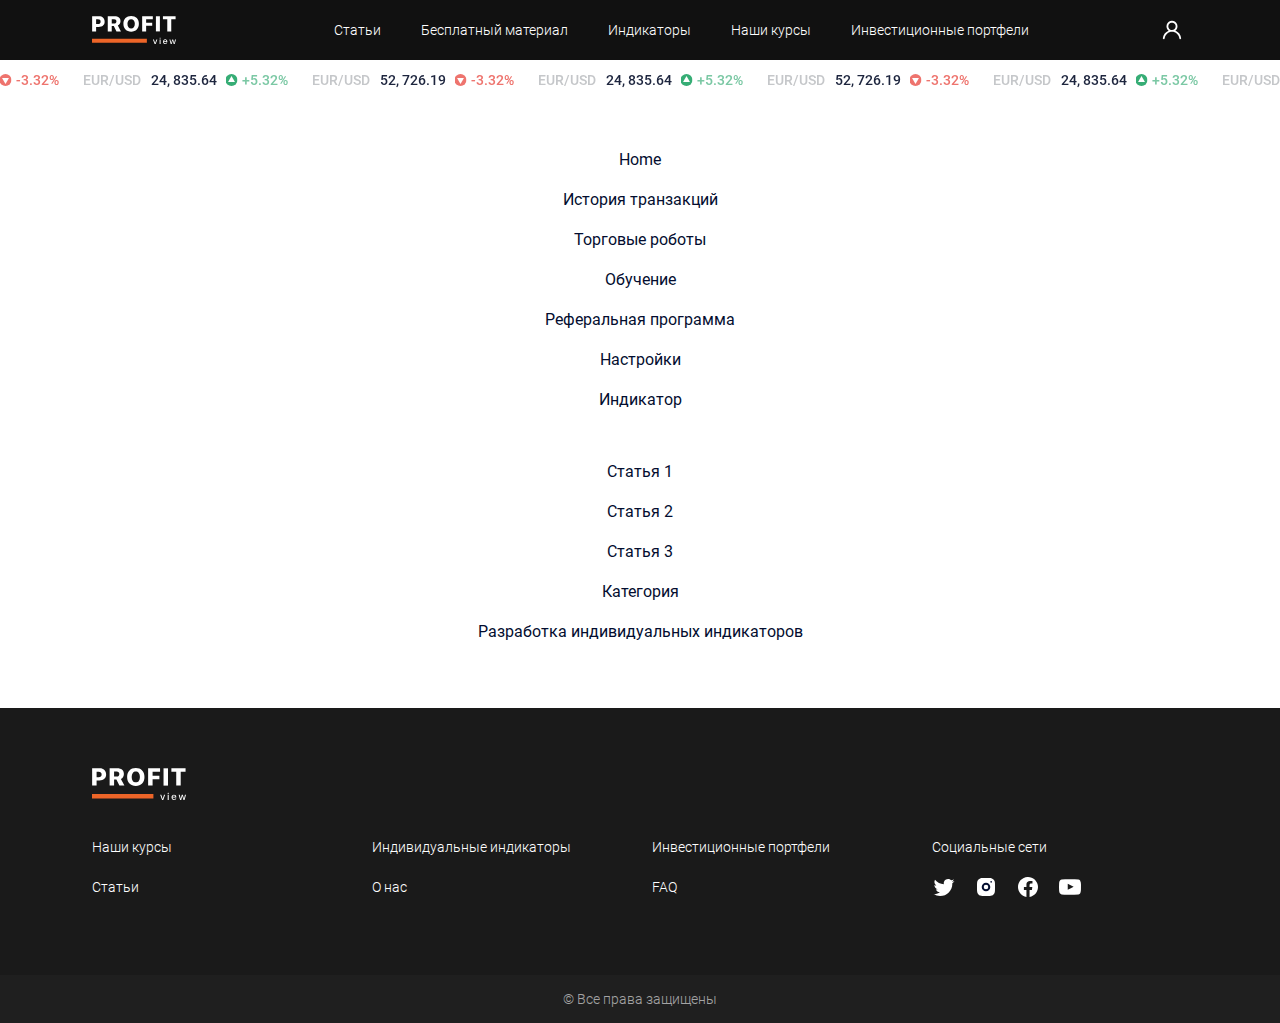
<file: index.html>
<!DOCTYPE html>
<html>

<head>
    <meta charset="UTF-8" />
    <meta name="viewport" content="width=device-width, initial-scale=1.0" />
    <meta http-equiv="X-UA-Compatible" content="ie=edge" />
    <title>Profit View</title>
    <link rel='stylesheet' href='./js/bootstrap/css/bootstrap.min.css'>
    <link rel='stylesheet' href='./js/swiper/swiper-bundle.min.css'>
    <link rel='stylesheet' href='./css/stylesheet.css'>

</head>

<body>
    <header class="header">
        <div class="container d-flex align-center justify-content-between">
            <div class="header-logo">
                <a href="/"><img src="./images/logo.svg" alt=""></a>
            </div>
            <div class="header-nav">
                <div class="menu-toggle"></div>
                <div class="header-wrap">
                    <div class="header-scroll">
                        <span class="menu-back"></span>
                        <nav class="header-menu">
                            <ul>
                                <li><a href="/">Статьи</a></li>
                                <li><a href="/">Бесплатный материал</a></li>
                                <li><a href="/">Индикаторы</a></li>
                                <li><a href="/">Наши курсы</a></li>
                                <li><a href="/">Инвестиционные портфели</a></li>
                            </ul>
                            <div class="header-social-wrap">
                                <div>Социальные сети</div>
                                <div class="header-social">
                                    <a href="/"><span class="pv pv-twitter"></span></a>
                                    <a href="/"><span class="pv pv-instagram"></span></a>
                                    <a href="/"><span class="pv pv-facebook"></span></a>
                                    <a href="/"><span class="pv pv-youtube"></span></a>
                                </div>
                            </div>
                            <a href="/" class="header-user-out"><span class="pv pv-logout"></span> Выход</a>
                        </nav>
                    </div>
                </div>
                <div class="header-user">
                    <div class="user-toggle" data-bs-toggle="modal" data-bs-target="#userModal"><span class="pv pv-user"></span></div>
                </div>
            </div>
        </div>

        <div class="ticker">
            <div class="swiper-container ticker-swiper">
                <div class="swiper-wrapper">
                    <div class="swiper-slide">
                        <div class="ticker-item"><span class="ticker-cur">Eur/USD</span><span class="ticker-rate">24, 835.64</span><span class="ticker-change"><span class="ticker-increase">+5.32%</span></span></div>
                    </div>
                    <div class="swiper-slide">
                        <div class="ticker-item"><span class="ticker-cur">Eur/USD</span><span class="ticker-rate">52, 726.19</span><span class="ticker-change"><span class="ticker-decrease">-3.32%</span></span></div>
                    </div>
                    <div class="swiper-slide">
                        <div class="ticker-item"><span class="ticker-cur">Eur/USD</span><span class="ticker-rate">24, 835.64</span><span class="ticker-change"><span class="ticker-increase">+5.32%</span></span></div>
                    </div>
                    <div class="swiper-slide">
                        <div class="ticker-item"><span class="ticker-cur">Eur/USD</span><span class="ticker-rate">52, 726.19</span><span class="ticker-change"><span class="ticker-decrease">-3.32%</span></span></div>
                    </div>
                    <div class="swiper-slide">
                        <div class="ticker-item"><span class="ticker-cur">Eur/USD</span><span class="ticker-rate">24, 835.64</span><span class="ticker-change"><span class="ticker-increase">+5.32%</span></span></div>
                    </div>
                    <div class="swiper-slide">
                        <div class="ticker-item"><span class="ticker-cur">Eur/USD</span><span class="ticker-rate">52, 726.19</span><span class="ticker-change"><span class="ticker-decrease">-3.32%</span></span></div>
                    </div>
                    <div class="swiper-slide">
                        <div class="ticker-item"><span class="ticker-cur">Eur/USD</span><span class="ticker-rate">24, 835.64</span><span class="ticker-change"><span class="ticker-increase">+5.32%</span></span></div>
                    </div>
                    <div class="swiper-slide">
                        <div class="ticker-item"><span class="ticker-cur">Eur/USD</span><span class="ticker-rate">52, 726.19</span><span class="ticker-change"><span class="ticker-decrease">-3.32%</span></span></div>
                    </div>
                    <div class="swiper-slide">
                        <div class="ticker-item"><span class="ticker-cur">Eur/USD</span><span class="ticker-rate">24, 835.64</span><span class="ticker-change"><span class="ticker-increase">+5.32%</span></span></div>
                    </div>
                    <div class="swiper-slide">
                        <div class="ticker-item"><span class="ticker-cur">Eur/USD</span><span class="ticker-rate">52, 726.19</span><span class="ticker-change"><span class="ticker-decrease">-3.32%</span></span></div>
                    </div>
                </div>
            </div>
        </div>
    </header>

    <div class="modal fade" id="userModal" tabindex="-1" aria-hidden="true">
        <div class="modal-dialog">
            <div class="modal-content">
                <div class="modal-header">
                    <button type="button" class="btn-close" data-bs-dismiss="modal" aria-label="Close"></button>
                </div>
                <div class="modal-body d-flex flex-column-reverse">
                    <ul class="nav" role="tablist">
                        <li class="nav-item" role="presentation">
                            <a class="nav-link active" id="login-tab" data-bs-toggle="pill" data-bs-target="#login"
                                role="tab" aria-controls="login" aria-selected="true">Log in</a>
                            <span>Have an account?</span>
                        </li>
                        <li class="nav-item" role="presentation">
                            <a class="nav-link" id="signup-tab" data-bs-toggle="pill" data-bs-target="#signup"
                                role="tab" aria-controls="signup" aria-selected="false">Join free today</a>
                            <span>Dont have an account?</span>
                        </li>
                    </ul>
                    <div class="tab-content" id="pills-tabContent">
                        <div class="tab-pane fade show active" id="login" role="tabpanel" aria-labelledby="login-tab">
                            <div class="mb-2">
                                Welcome back
                            </div>
                            <div class="modal-title">
                                Login to your account
                            </div>
                            <form class="login-form" action="">
                                <div class="input-field">
                                    <input type="email" name="login-email" placeholder="Email">
                                </div>
                                <div class="input-field">
                                    <input type="password" name="login-password" placeholder="Password">
                                </div>
                                <div class="d-flex justify-content-between align-items-center mb-4">
                                    <div class="form-check">
                                        <input class="form-check-input" type="checkbox" value="" id="loginRemember">
                                        <label class="form-check-label" for="loginRemember">
                                            Remember me
                                        </label>
                                    </div>
                                    <a href="/" class="forgot-pswrd text-grey--light">Forgot password?</a>
                                </div>
                                <button class="btn-primary btn-full btn-md">Log in</button>
                            </form>
                            <div class="login-social">
                                <div class="text-center text-grey--light">Вход через соц сети</div>
                                <div class="social-list d-flex justify-content-center">
                                    <a href="/" class="modal-twitter"><img src="./images/icons/modal-twitter.svg" alt=""></a>
                                    <a href="/" class="modal-facebook"><img src="./images/icons/modal-facebook.svg" alt=""></a>
                                    <a href="/" class="modal-apple"><img src="./images/icons/modal-apple.svg" alt=""></a>
                                    <a href="/" class="modal-gplus"><img src="./images/icons/modal-gplus.svg" alt=""></a>
                                </div>
                            </div>
                        </div>
                        <div class="tab-pane fade" id="signup" role="tabpanel" aria-labelledby="signup-tab">
                            <div class="modal-title">
                                Get started
                            </div>
                            <form class="login-form" action="">
                                <div class="input-field">
                                    <input type="name" name="signup-name" placeholder="Name">
                                </div>
                                <div class="input-field">
                                    <input type="email" name="signup-email" placeholder="Email">
                                </div>
                                <div class="input-field">
                                    <input type="password" name="signup-password" placeholder="Password">
                                </div>
                                <div class="input-field">
                                    <input type="password" name="signup-repeat-password" placeholder="Repeat password">
                                </div>
                                <div class="form-check mb-4">
                                    <input class="form-check-input" type="checkbox" value="" id="signupRemember">
                                    <label class="form-check-label" for="signupRemember">
                                        Remember me
                                    </label>
                                  </div>
                                <button class="btn-primary btn-full btn-md">Get started</button>
                            </form>
                            <div class="login-social">
                                <div class="text-center text-grey--light">Вход через соц сети</div>
                                <div class="social-list d-flex justify-content-center">
                                    <a href="/" class="modal-twitter"><img src="./images/icons/modal-twitter.svg" alt=""></a>
                                    <a href="/" class="modal-facebook"><img src="./images/icons/modal-facebook.svg" alt=""></a>
                                    <a href="/" class="modal-apple"><img src="./images/icons/modal-apple.svg" alt=""></a>
                                    <a href="/" class="modal-gplus"><img src="./images/icons/modal-gplus.svg" alt=""></a>
                                </div>
                            </div>
                        </div>
                    </div>
                </div>
            </div>
        </div>
    </div>

    <div class="d-flex flex-column align-items-center mb-5 mt-5">
        <a href="/home.html" class="mb-3">Home</a>
        <a href="/account-history.html" class="mb-3">История транзакций</a>
        <a href="/account-robots.html" class="mb-3">Торговые роботы</a>
        <a href="/account-study.html" class="mb-3">Обучение</a>
        <a href="/account-referal.html" class="mb-3">Реферальная программа</a>
        <a href="/account-settings.html" class="mb-3">Настройки</a>
        <a href="/indicator.html" class="mb-5">Индикатор</a>
        <a href="/article-1.html" class="mb-3">Статья 1</a>
        <a href="/article-2.html" class="mb-3">Статья 2</a>
        <a href="/article-3.html" class="mb-3">Статья 3</a>
        <a href="/category.html" class="mb-3">Категория</a>
        <a href="/indicator-individual.html" class="mb-3">Разработка индивидуальных индикаторов</a>
    </div>

 

    <footer class="footer">
        <div class="container">
            <div class="row">
                <div class="col-lg-3">
                    <div class="footer-logo"><a href="/"><img src="./images/logo.svg" alt=""></a></div>
                </div>
            </div>
            <div class="row">
                <div class="col-lg-3">
                    <a href="/">Наши курсы</a>
                    <a href="/">Статьи</a>
                </div>
                <div class="col-lg-3">
                    <a href="/">Индивидуальные индикаторы</a>
                    <a href="/">О нас</a>
                </div>
                <div class="col-lg-3">
                    <a href="/">Инвестиционные портфели</a>
                    <a href="/">FAQ</a>
                </div>
                <div class="col-lg-3">
                    <div>Социальные сети</div>
                    <div class="footer-social">
                        <a href="/"><span class="pv pv-twitter"></span></a>
                        <a href="/"><span class="pv pv-instagram"></span></a>
                        <a href="/"><span class="pv pv-facebook"></span></a>
                        <a href="/"><span class="pv pv-youtube"></span></a>
                    </div>
                </div>
            </div>
        </div>
        <div class="footer-copyright">
            <div class="container">
                © Все права защищены
            </div>
        </div>
    </footer>

    <script src="./js/bootstrap/js/popper.min.js"></script>
    <script src="./js/bootstrap/js/bootstrap.min.js"></script>
    <script src="./js/swiper/swiper-bundle.min.js"></script>
    <script src="./js/main.js"></script>

</body>

</html>
</file>
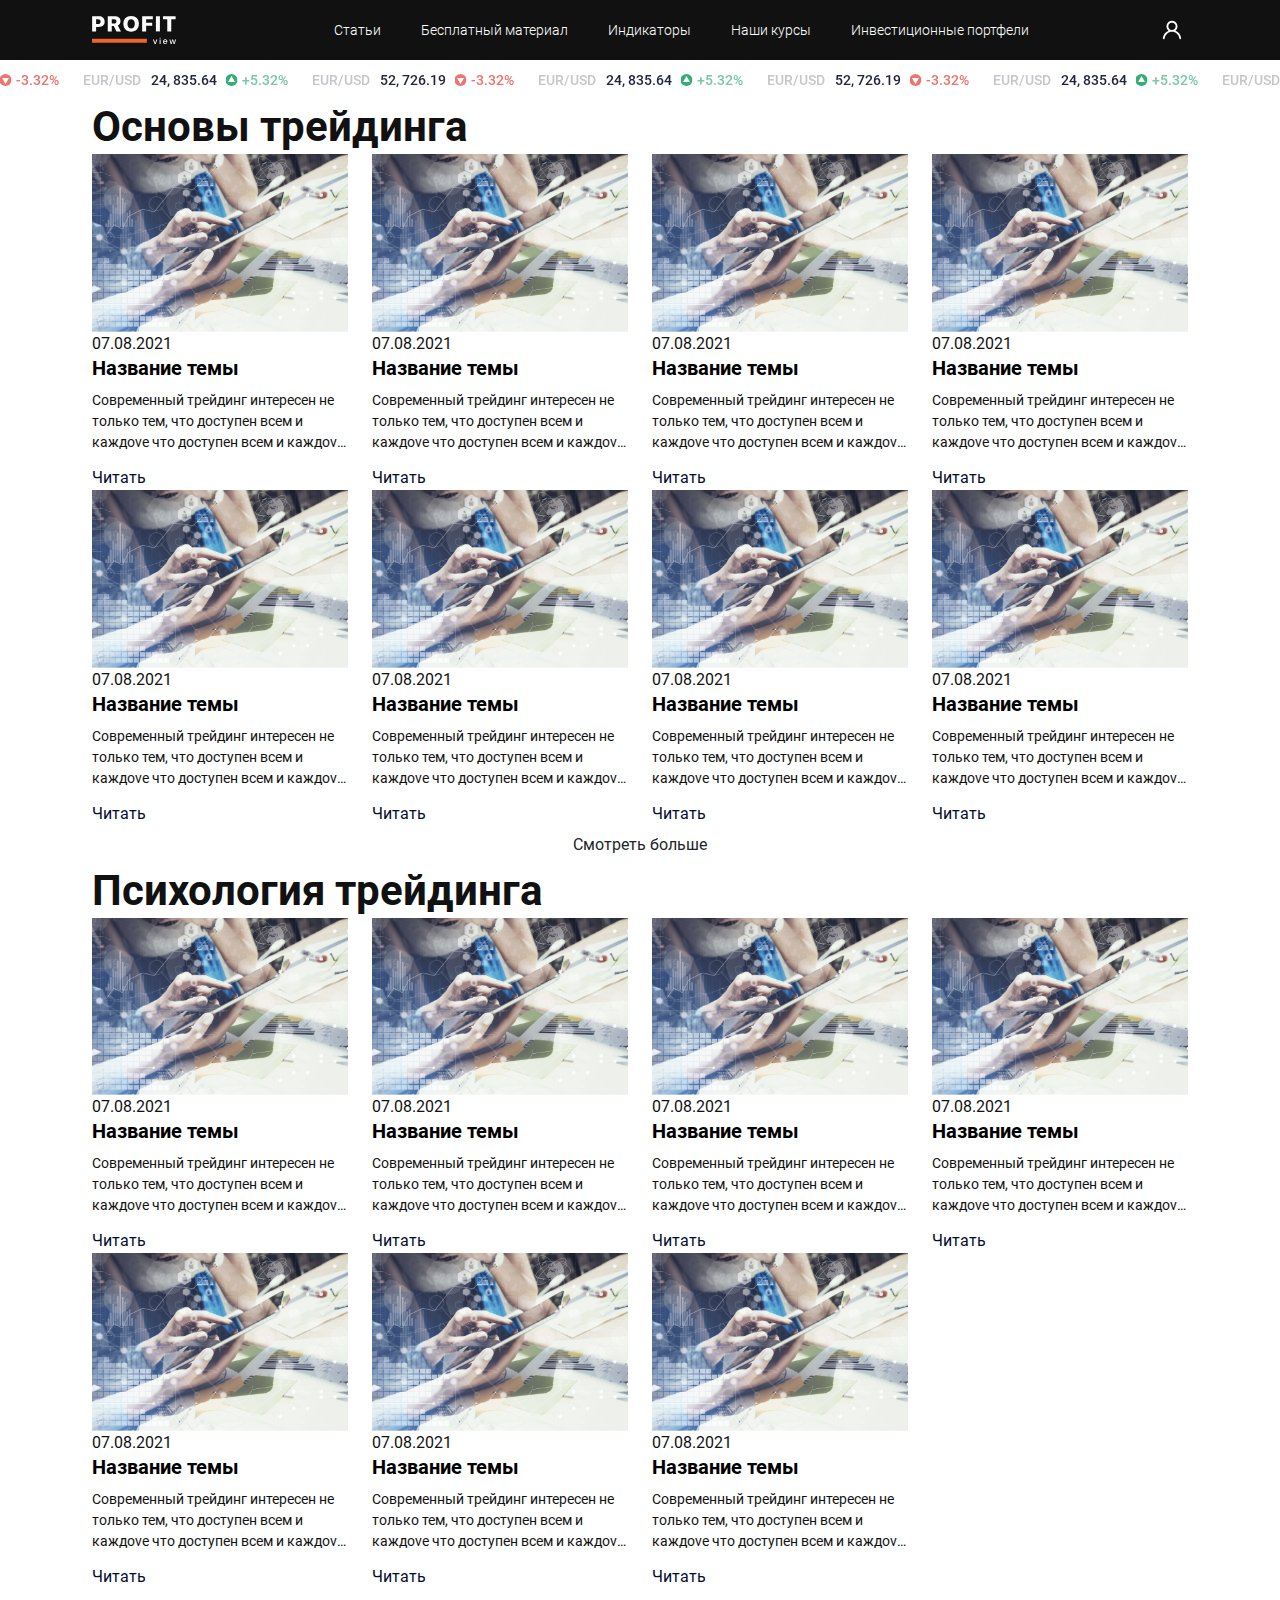
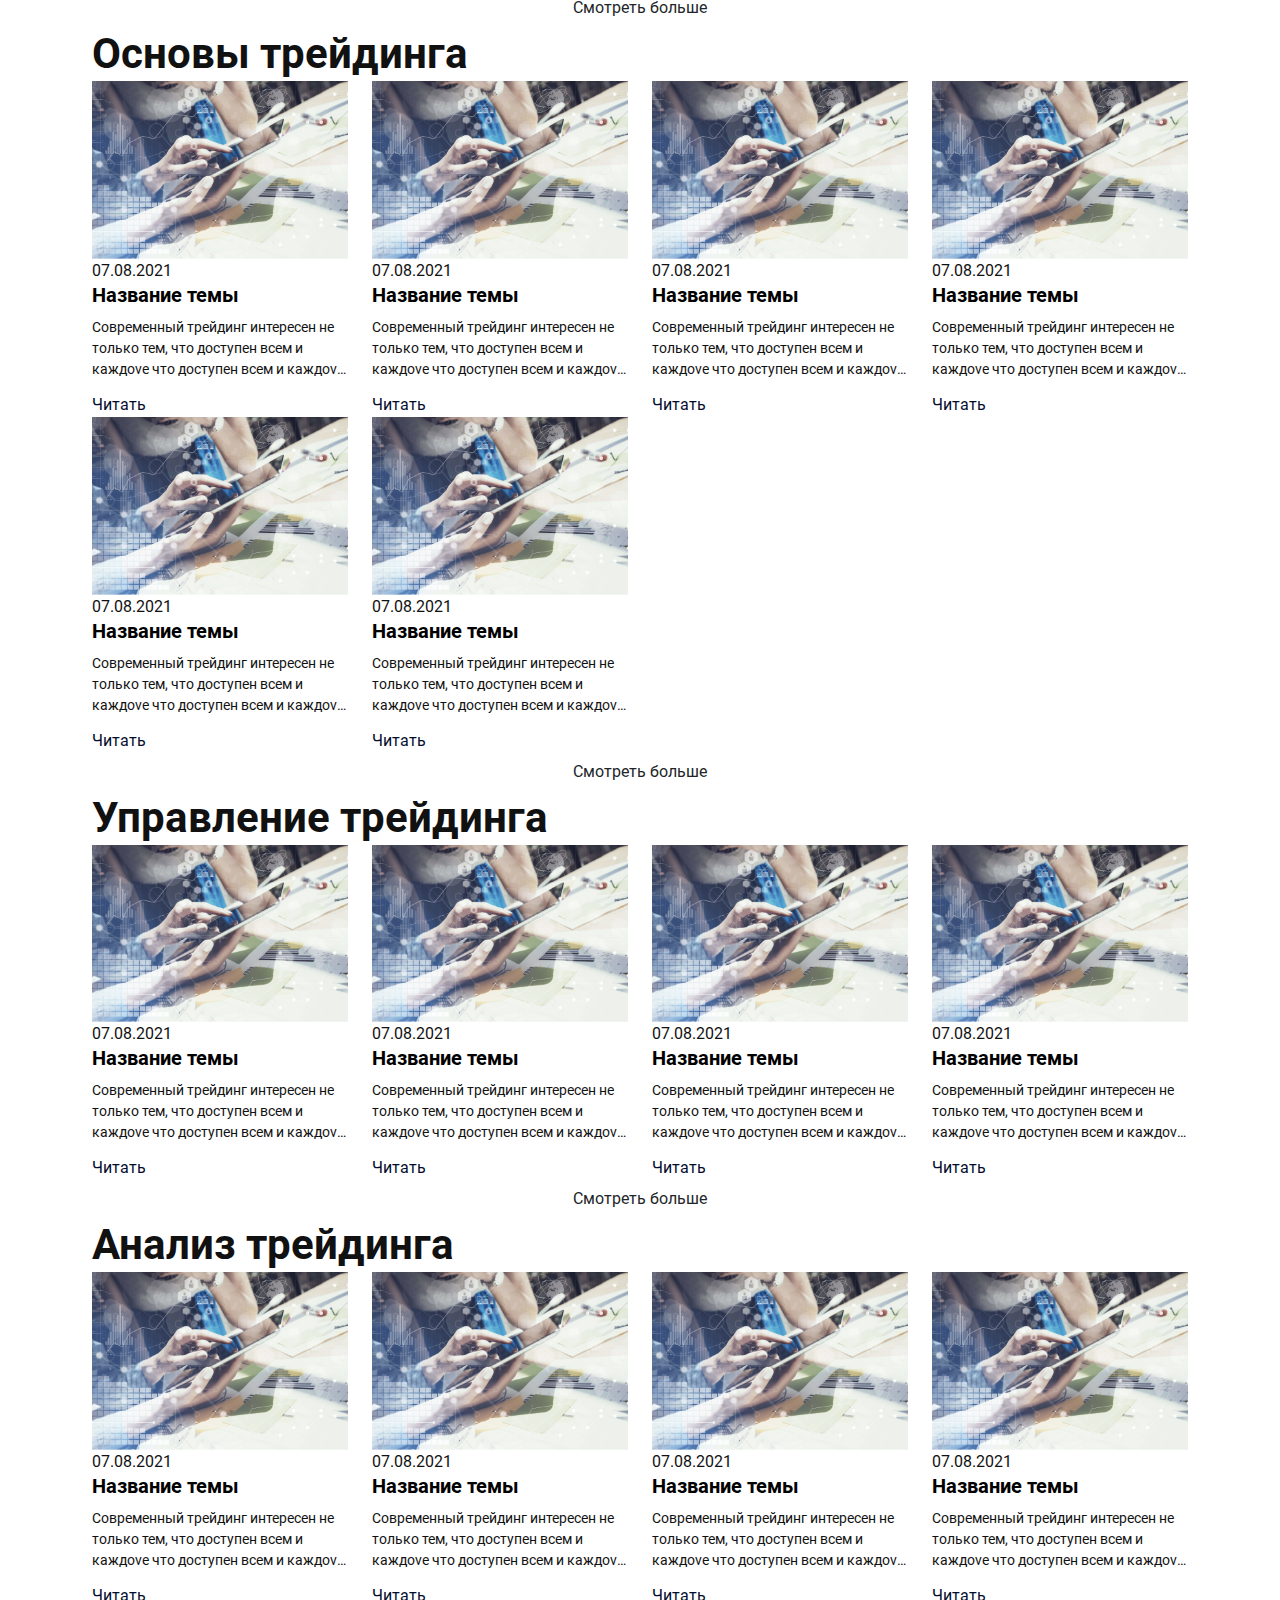
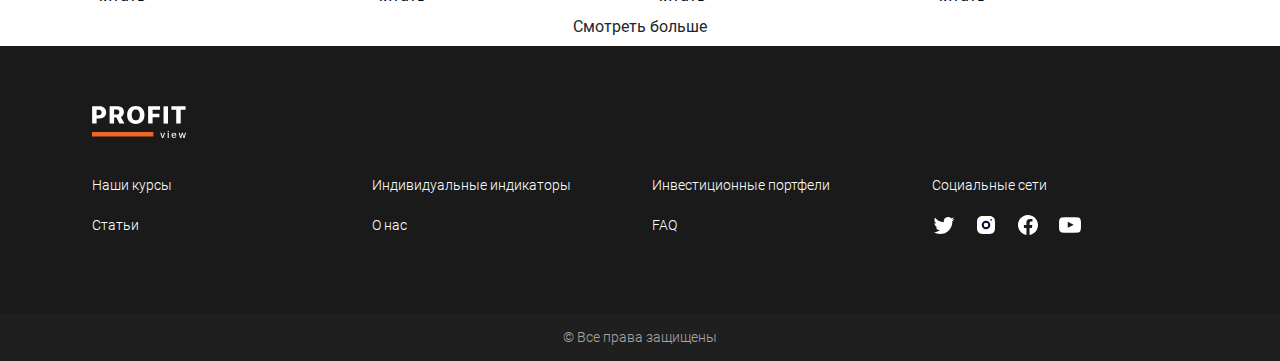
<file: academy.html>
<!DOCTYPE html>
<html>

<head>
    <meta charset="UTF-8" />
    <meta name="viewport" content="width=device-width, initial-scale=1.0" />
    <meta http-equiv="X-UA-Compatible" content="ie=edge" />
    <title>Profit View</title>
    <link rel='stylesheet' href='./js/bootstrap/css/bootstrap.min.css'>
    <link rel='stylesheet' href='./js/swiper/swiper-bundle.min.css'>
    <link rel='stylesheet' href='./css/stylesheet.css'>

</head>

<body>
    <header class="header">
        <div class="container d-flex align-center justify-content-between">
            <div class="header-logo">
                <a href="/"><img src="./images/logo.svg" alt=""></a>
            </div>
            <div class="header-nav">
                <div class="menu-toggle"></div>
                <div class="header-wrap">
                    <div class="header-scroll">
                        <span class="menu-back"></span>
                        <nav class="header-menu">
                            <ul>
                                <li><a href="/">Статьи</a></li>
                                <li><a href="/">Бесплатный материал</a></li>
                                <li><a href="/">Индикаторы</a></li>
                                <li><a href="/">Наши курсы</a></li>
                                <li><a href="/">Инвестиционные портфели</a></li>
                            </ul>
                            <div class="header-social-wrap">
                                <div>Социальные сети</div>
                                <div class="header-social">
                                    <a href="/"><span class="pv pv-twitter"></span></a>
                                    <a href="/"><span class="pv pv-instagram"></span></a>
                                    <a href="/"><span class="pv pv-facebook"></span></a>
                                    <a href="/"><span class="pv pv-youtube"></span></a>
                                </div>
                            </div>
                            <a href="/" class="header-user-out"><span class="pv pv-logout"></span> Выход</a>
                        </nav>
                    </div>
                </div>
                <div class="header-user">
                    <div class="user-toggle" data-bs-toggle="modal" data-bs-target="#userModal"><span
                            class="pv pv-user"></span></div>
                </div>
            </div>
        </div>

        <div class="ticker">
            <div class="swiper-container ticker-swiper">
                <div class="swiper-wrapper">
                    <div class="swiper-slide">
                        <div class="ticker-item"><span class="ticker-cur">Eur/USD</span><span class="ticker-rate">24,
                                835.64</span><span class="ticker-change"><span
                                    class="ticker-increase">+5.32%</span></span></div>
                    </div>
                    <div class="swiper-slide">
                        <div class="ticker-item"><span class="ticker-cur">Eur/USD</span><span class="ticker-rate">52,
                                726.19</span><span class="ticker-change"><span
                                    class="ticker-decrease">-3.32%</span></span></div>
                    </div>
                    <div class="swiper-slide">
                        <div class="ticker-item"><span class="ticker-cur">Eur/USD</span><span class="ticker-rate">24,
                                835.64</span><span class="ticker-change"><span
                                    class="ticker-increase">+5.32%</span></span></div>
                    </div>
                    <div class="swiper-slide">
                        <div class="ticker-item"><span class="ticker-cur">Eur/USD</span><span class="ticker-rate">52,
                                726.19</span><span class="ticker-change"><span
                                    class="ticker-decrease">-3.32%</span></span></div>
                    </div>
                    <div class="swiper-slide">
                        <div class="ticker-item"><span class="ticker-cur">Eur/USD</span><span class="ticker-rate">24,
                                835.64</span><span class="ticker-change"><span
                                    class="ticker-increase">+5.32%</span></span></div>
                    </div>
                    <div class="swiper-slide">
                        <div class="ticker-item"><span class="ticker-cur">Eur/USD</span><span class="ticker-rate">52,
                                726.19</span><span class="ticker-change"><span
                                    class="ticker-decrease">-3.32%</span></span></div>
                    </div>
                    <div class="swiper-slide">
                        <div class="ticker-item"><span class="ticker-cur">Eur/USD</span><span class="ticker-rate">24,
                                835.64</span><span class="ticker-change"><span
                                    class="ticker-increase">+5.32%</span></span></div>
                    </div>
                    <div class="swiper-slide">
                        <div class="ticker-item"><span class="ticker-cur">Eur/USD</span><span class="ticker-rate">52,
                                726.19</span><span class="ticker-change"><span
                                    class="ticker-decrease">-3.32%</span></span></div>
                    </div>
                    <div class="swiper-slide">
                        <div class="ticker-item"><span class="ticker-cur">Eur/USD</span><span class="ticker-rate">24,
                                835.64</span><span class="ticker-change"><span
                                    class="ticker-increase">+5.32%</span></span></div>
                    </div>
                    <div class="swiper-slide">
                        <div class="ticker-item"><span class="ticker-cur">Eur/USD</span><span class="ticker-rate">52,
                                726.19</span><span class="ticker-change"><span
                                    class="ticker-decrease">-3.32%</span></span></div>
                    </div>
                </div>
            </div>
        </div>
    </header>

    <div class="modal fade" id="userModal" tabindex="-1" aria-hidden="true">
        <div class="modal-dialog">
            <div class="modal-content">
                <div class="modal-header">
                    <button type="button" class="btn-close" data-bs-dismiss="modal" aria-label="Close"></button>
                </div>
                <div class="modal-body d-flex flex-column-reverse">
                    <ul class="nav" role="tablist">
                        <li class="nav-item" role="presentation">
                            <a class="nav-link active" id="login-tab" data-bs-toggle="pill" data-bs-target="#login"
                                role="tab" aria-controls="login" aria-selected="true">Log in</a>
                            <span>Have an account?</span>
                        </li>
                        <li class="nav-item" role="presentation">
                            <a class="nav-link" id="signup-tab" data-bs-toggle="pill" data-bs-target="#signup"
                                role="tab" aria-controls="signup" aria-selected="false">Join free today</a>
                            <span>Dont have an account?</span>
                        </li>
                    </ul>
                    <div class="tab-content" id="pills-tabContent">
                        <div class="tab-pane fade show active" id="login" role="tabpanel" aria-labelledby="login-tab">
                            <div class="mb-2">
                                Welcome back
                            </div>
                            <div class="modal-title">
                                Login to your account
                            </div>
                            <form class="login-form" action="">
                                <div class="input-field">
                                    <input type="email" name="login-email" placeholder="Email">
                                </div>
                                <div class="input-field">
                                    <input type="password" name="login-password" placeholder="Password">
                                </div>
                                <div class="d-flex justify-content-between align-items-center mb-4">
                                    <div class="form-check">
                                        <input class="form-check-input" type="checkbox" value="" id="loginRemember">
                                        <label class="form-check-label" for="loginRemember">
                                            Remember me
                                        </label>
                                    </div>
                                    <a href="/" class="forgot-pswrd text-grey--light">Forgot password?</a>
                                </div>
                                <button class="btn-primary btn-full btn-md">Log in</button>
                            </form>
                            <div class="login-social">
                                <div class="text-center text-grey--light">Вход через соц сети</div>
                                <div class="social-list d-flex justify-content-center">
                                    <a href="/" class="modal-twitter"><img src="./images/icons/modal-twitter.svg"
                                            alt=""></a>
                                    <a href="/" class="modal-facebook"><img src="./images/icons/modal-facebook.svg"
                                            alt=""></a>
                                    <a href="/" class="modal-apple"><img src="./images/icons/modal-apple.svg"
                                            alt=""></a>
                                    <a href="/" class="modal-gplus"><img src="./images/icons/modal-gplus.svg"
                                            alt=""></a>
                                </div>
                            </div>
                        </div>
                        <div class="tab-pane fade" id="signup" role="tabpanel" aria-labelledby="signup-tab">
                            <div class="modal-title">
                                Get started
                            </div>
                            <form class="login-form" action="">
                                <div class="input-field">
                                    <input type="name" name="signup-name" placeholder="Name">
                                </div>
                                <div class="input-field">
                                    <input type="email" name="signup-email" placeholder="Email">
                                </div>
                                <div class="input-field">
                                    <input type="password" name="signup-password" placeholder="Password">
                                </div>
                                <div class="input-field">
                                    <input type="password" name="signup-repeat-password" placeholder="Repeat password">
                                </div>
                                <div class="form-check mb-4">
                                    <input class="form-check-input" type="checkbox" value="" id="signupRemember">
                                    <label class="form-check-label" for="signupRemember">
                                        Remember me
                                    </label>
                                </div>
                                <button class="btn-primary btn-full btn-md">Get started</button>
                            </form>
                            <div class="login-social">
                                <div class="text-center text-grey--light">Вход через соц сети</div>
                                <div class="social-list d-flex justify-content-center">
                                    <a href="/" class="modal-twitter"><img src="./images/icons/modal-twitter.svg"
                                            alt=""></a>
                                    <a href="/" class="modal-facebook"><img src="./images/icons/modal-facebook.svg"
                                            alt=""></a>
                                    <a href="/" class="modal-apple"><img src="./images/icons/modal-apple.svg"
                                            alt=""></a>
                                    <a href="/" class="modal-gplus"><img src="./images/icons/modal-gplus.svg"
                                            alt=""></a>
                                </div>
                            </div>
                        </div>
                    </div>
                </div>
            </div>
        </div>
    </div>



    <!-- Academy start -->
    <div class="academy-page">
        <div class="container">
            <h2>Основы трейдинга</h2>
            <div class="academy-grid">
                <div class="row">
                    <div class="col-lg-3 col-md-4 col-sm-6">
                        <div class="academy-card">
                            <img src="./images/academy-card.jpg" alt="" draggable="false">
                            <div class="card-date">07.08.2021</div>
                            <div class="card-title">Название темы</div>
                            <div class="card-text">Современный трейдинг интересен не только тем, что доступен всем и каждоve что доступен всем и каждоve что доступен всем и каждоve</div>
                            <a href="/" class="card-btn">Читать</a>
                        </div>
                    </div>
                    <div class="col-lg-3 col-md-4 col-sm-6">
                        <div class="academy-card">
                            <img src="./images/academy-card.jpg" alt="" draggable="false">
                            <div class="card-date">07.08.2021</div>
                            <div class="card-title">Название темы</div>
                            <div class="card-text">Современный трейдинг интересен не только тем, что доступен всем и каждоve что доступен всем и каждоve что доступен всем и каждоve</div>
                            <a href="/" class="card-btn">Читать</a>
                        </div>
                    </div>
                    <div class="col-lg-3 col-md-4 col-sm-6">
                        <div class="academy-card">
                            <img src="./images/academy-card.jpg" alt="" draggable="false">
                            <div class="card-date">07.08.2021</div>
                            <div class="card-title">Название темы</div>
                            <div class="card-text">Современный трейдинг интересен не только тем, что доступен всем и каждоve что доступен всем и каждоve что доступен всем и каждоve</div>
                            <a href="/" class="card-btn">Читать</a>
                        </div>
                    </div>
                    <div class="col-lg-3 col-md-4 col-sm-6">
                        <div class="academy-card">
                            <img src="./images/academy-card.jpg" alt="" draggable="false">
                            <div class="card-date">07.08.2021</div>
                            <div class="card-title">Название темы</div>
                            <div class="card-text">Современный трейдинг интересен не только тем, что доступен всем и каждоve что доступен всем и каждоve что доступен всем и каждоve</div>
                            <a href="/" class="card-btn">Читать</a>
                        </div>
                    </div>
                    <div class="col-lg-3 col-md-4 col-sm-6">
                        <div class="academy-card">
                            <img src="./images/academy-card.jpg" alt="" draggable="false">
                            <div class="card-date">07.08.2021</div>
                            <div class="card-title">Название темы</div>
                            <div class="card-text">Современный трейдинг интересен не только тем, что доступен всем и каждоve что доступен всем и каждоve что доступен всем и каждоve</div>
                            <a href="/" class="card-btn">Читать</a>
                        </div>
                    </div>
                    <div class="col-lg-3 col-md-4 col-sm-6">
                        <div class="academy-card">
                            <img src="./images/academy-card.jpg" alt="" draggable="false">
                            <div class="card-date">07.08.2021</div>
                            <div class="card-title">Название темы</div>
                            <div class="card-text">Современный трейдинг интересен не только тем, что доступен всем и каждоve что доступен всем и каждоve что доступен всем и каждоve</div>
                            <a href="/" class="card-btn">Читать</a>
                        </div>
                    </div>
                    <div class="col-lg-3 col-md-4 col-sm-6">
                        <div class="academy-card">
                            <img src="./images/academy-card.jpg" alt="" draggable="false">
                            <div class="card-date">07.08.2021</div>
                            <div class="card-title">Название темы</div>
                            <div class="card-text">Современный трейдинг интересен не только тем, что доступен всем и каждоve что доступен всем и каждоve что доступен всем и каждоve</div>
                            <a href="/" class="card-btn">Читать</a>
                        </div>
                    </div>
                    <div class="col-lg-3 col-md-4 col-sm-6">
                        <div class="academy-card">
                            <img src="./images/academy-card.jpg" alt="" draggable="false">
                            <div class="card-date">07.08.2021</div>
                            <div class="card-title">Название темы</div>
                            <div class="card-text">Современный трейдинг интересен не только тем, что доступен всем и каждоve что доступен всем и каждоve что доступен всем и каждоve</div>
                            <a href="/" class="card-btn">Читать</a>
                        </div>
                    </div>
                </div>
                <button class="btn load-more">Смотреть больше</button>
            </div>
                

            <h2>Психология трейдинга</h2>
            <div class="academy-grid">
                <div class="row">
                    <div class="col-lg-3 col-md-4 col-sm-6">
                        <div class="academy-card">
                            <img src="./images/academy-card.jpg" alt="" draggable="false">
                            <div class="card-date">07.08.2021</div>
                            <div class="card-title">Название темы</div>
                            <div class="card-text">Современный трейдинг интересен не только тем, что доступен всем и каждоve что доступен всем и каждоve что доступен всем и каждоve</div>
                            <a href="/" class="card-btn">Читать</a>
                        </div>
                    </div>
                    <div class="col-lg-3 col-md-4 col-sm-6">
                        <div class="academy-card">
                            <img src="./images/academy-card.jpg" alt="" draggable="false">
                            <div class="card-date">07.08.2021</div>
                            <div class="card-title">Название темы</div>
                            <div class="card-text">Современный трейдинг интересен не только тем, что доступен всем и каждоve что доступен всем и каждоve что доступен всем и каждоve</div>
                            <a href="/" class="card-btn">Читать</a>
                        </div>
                    </div>
                    <div class="col-lg-3 col-md-4 col-sm-6">
                        <div class="academy-card">
                            <img src="./images/academy-card.jpg" alt="" draggable="false">
                            <div class="card-date">07.08.2021</div>
                            <div class="card-title">Название темы</div>
                            <div class="card-text">Современный трейдинг интересен не только тем, что доступен всем и каждоve что доступен всем и каждоve что доступен всем и каждоve</div>
                            <a href="/" class="card-btn">Читать</a>
                        </div>
                    </div>
                    <div class="col-lg-3 col-md-4 col-sm-6">
                        <div class="academy-card">
                            <img src="./images/academy-card.jpg" alt="" draggable="false">
                            <div class="card-date">07.08.2021</div>
                            <div class="card-title">Название темы</div>
                            <div class="card-text">Современный трейдинг интересен не только тем, что доступен всем и каждоve что доступен всем и каждоve что доступен всем и каждоve</div>
                            <a href="/" class="card-btn">Читать</a>
                        </div>
                    </div>
                    <div class="col-lg-3 col-md-4 col-sm-6">
                        <div class="academy-card">
                            <img src="./images/academy-card.jpg" alt="" draggable="false">
                            <div class="card-date">07.08.2021</div>
                            <div class="card-title">Название темы</div>
                            <div class="card-text">Современный трейдинг интересен не только тем, что доступен всем и каждоve что доступен всем и каждоve что доступен всем и каждоve</div>
                            <a href="/" class="card-btn">Читать</a>
                        </div>
                    </div>
                    <div class="col-lg-3 col-md-4 col-sm-6">
                        <div class="academy-card">
                            <img src="./images/academy-card.jpg" alt="" draggable="false">
                            <div class="card-date">07.08.2021</div>
                            <div class="card-title">Название темы</div>
                            <div class="card-text">Современный трейдинг интересен не только тем, что доступен всем и каждоve что доступен всем и каждоve что доступен всем и каждоve</div>
                            <a href="/" class="card-btn">Читать</a>
                        </div>
                    </div>
                    <div class="col-lg-3 col-md-4 col-sm-6">
                        <div class="academy-card">
                            <img src="./images/academy-card.jpg" alt="" draggable="false">
                            <div class="card-date">07.08.2021</div>
                            <div class="card-title">Название темы</div>
                            <div class="card-text">Современный трейдинг интересен не только тем, что доступен всем и каждоve что доступен всем и каждоve что доступен всем и каждоve</div>
                            <a href="/" class="card-btn">Читать</a>
                        </div>
                    </div>
                </div>
                <button class="btn load-more">Смотреть больше</button>
            </div>
            
            <h2>Основы трейдинга</h2>
            <div class="academy-grid">
                <div class="row">
                    <div class="col-lg-3 col-md-4 col-sm-6">
                        <div class="academy-card">
                            <img src="./images/academy-card.jpg" alt="" draggable="false">
                            <div class="card-date">07.08.2021</div>
                            <div class="card-title">Название темы</div>
                            <div class="card-text">Современный трейдинг интересен не только тем, что доступен всем и каждоve что доступен всем и каждоve что доступен всем и каждоve</div>
                            <a href="/" class="card-btn">Читать</a>
                        </div>
                    </div>
                    <div class="col-lg-3 col-md-4 col-sm-6">
                        <div class="academy-card">
                            <img src="./images/academy-card.jpg" alt="" draggable="false">
                            <div class="card-date">07.08.2021</div>
                            <div class="card-title">Название темы</div>
                            <div class="card-text">Современный трейдинг интересен не только тем, что доступен всем и каждоve что доступен всем и каждоve что доступен всем и каждоve</div>
                            <a href="/" class="card-btn">Читать</a>
                        </div>
                    </div>
                    <div class="col-lg-3 col-md-4 col-sm-6">
                        <div class="academy-card">
                            <img src="./images/academy-card.jpg" alt="" draggable="false">
                            <div class="card-date">07.08.2021</div>
                            <div class="card-title">Название темы</div>
                            <div class="card-text">Современный трейдинг интересен не только тем, что доступен всем и каждоve что доступен всем и каждоve что доступен всем и каждоve</div>
                            <a href="/" class="card-btn">Читать</a>
                        </div>
                    </div>
                    <div class="col-lg-3 col-md-4 col-sm-6">
                        <div class="academy-card">
                            <img src="./images/academy-card.jpg" alt="" draggable="false">
                            <div class="card-date">07.08.2021</div>
                            <div class="card-title">Название темы</div>
                            <div class="card-text">Современный трейдинг интересен не только тем, что доступен всем и каждоve что доступен всем и каждоve что доступен всем и каждоve</div>
                            <a href="/" class="card-btn">Читать</a>
                        </div>
                    </div>
                    <div class="col-lg-3 col-md-4 col-sm-6">
                        <div class="academy-card">
                            <img src="./images/academy-card.jpg" alt="" draggable="false">
                            <div class="card-date">07.08.2021</div>
                            <div class="card-title">Название темы</div>
                            <div class="card-text">Современный трейдинг интересен не только тем, что доступен всем и каждоve что доступен всем и каждоve что доступен всем и каждоve</div>
                            <a href="/" class="card-btn">Читать</a>
                        </div>
                    </div>
                    <div class="col-lg-3 col-md-4 col-sm-6">
                        <div class="academy-card">
                            <img src="./images/academy-card.jpg" alt="" draggable="false">
                            <div class="card-date">07.08.2021</div>
                            <div class="card-title">Название темы</div>
                            <div class="card-text">Современный трейдинг интересен не только тем, что доступен всем и каждоve что доступен всем и каждоve что доступен всем и каждоve</div>
                            <a href="/" class="card-btn">Читать</a>
                        </div>
                    </div>
                </div>
                <button class="btn load-more">Смотреть больше</button>
            </div>

            <h2>Управление трейдинга</h2>
            <div class="academy-grid">
                <div class="row">
                    <div class="col-lg-3 col-md-4 col-sm-6">
                        <div class="academy-card">
                            <img src="./images/academy-card.jpg" alt="" draggable="false">
                            <div class="card-date">07.08.2021</div>
                            <div class="card-title">Название темы</div>
                            <div class="card-text">Современный трейдинг интересен не только тем, что доступен всем и каждоve что доступен всем и каждоve что доступен всем и каждоve</div>
                            <a href="/" class="card-btn">Читать</a>
                        </div>
                    </div>
                    <div class="col-lg-3 col-md-4 col-sm-6">
                        <div class="academy-card">
                            <img src="./images/academy-card.jpg" alt="" draggable="false">
                            <div class="card-date">07.08.2021</div>
                            <div class="card-title">Название темы</div>
                            <div class="card-text">Современный трейдинг интересен не только тем, что доступен всем и каждоve что доступен всем и каждоve что доступен всем и каждоve</div>
                            <a href="/" class="card-btn">Читать</a>
                        </div>
                    </div>
                    <div class="col-lg-3 col-md-4 col-sm-6">
                        <div class="academy-card">
                            <img src="./images/academy-card.jpg" alt="" draggable="false">
                            <div class="card-date">07.08.2021</div>
                            <div class="card-title">Название темы</div>
                            <div class="card-text">Современный трейдинг интересен не только тем, что доступен всем и каждоve что доступен всем и каждоve что доступен всем и каждоve</div>
                            <a href="/" class="card-btn">Читать</a>
                        </div>
                    </div>
                    <div class="col-lg-3 col-md-4 col-sm-6">
                        <div class="academy-card">
                            <img src="./images/academy-card.jpg" alt="" draggable="false">
                            <div class="card-date">07.08.2021</div>
                            <div class="card-title">Название темы</div>
                            <div class="card-text">Современный трейдинг интересен не только тем, что доступен всем и каждоve что доступен всем и каждоve что доступен всем и каждоve</div>
                            <a href="/" class="card-btn">Читать</a>
                        </div>
                    </div>
                </div>
                <button class="btn load-more">Смотреть больше</button>
            </div>

            <h2>Анализ трейдинга</h2>
            <div class="academy-grid">
                <div class="row">
                    <div class="col-lg-3 col-md-4 col-sm-6">
                        <div class="academy-card">
                            <img src="./images/academy-card.jpg" alt="" draggable="false">
                            <div class="card-date">07.08.2021</div>
                            <div class="card-title">Название темы</div>
                            <div class="card-text">Современный трейдинг интересен не только тем, что доступен всем и каждоve что доступен всем и каждоve что доступен всем и каждоve</div>
                            <a href="/" class="card-btn">Читать</a>
                        </div>
                    </div>
                    <div class="col-lg-3 col-md-4 col-sm-6">
                        <div class="academy-card">
                            <img src="./images/academy-card.jpg" alt="" draggable="false">
                            <div class="card-date">07.08.2021</div>
                            <div class="card-title">Название темы</div>
                            <div class="card-text">Современный трейдинг интересен не только тем, что доступен всем и каждоve что доступен всем и каждоve что доступен всем и каждоve</div>
                            <a href="/" class="card-btn">Читать</a>
                        </div>
                    </div>
                    <div class="col-lg-3 col-md-4 col-sm-6">
                        <div class="academy-card">
                            <img src="./images/academy-card.jpg" alt="" draggable="false">
                            <div class="card-date">07.08.2021</div>
                            <div class="card-title">Название темы</div>
                            <div class="card-text">Современный трейдинг интересен не только тем, что доступен всем и каждоve что доступен всем и каждоve что доступен всем и каждоve</div>
                            <a href="/" class="card-btn">Читать</a>
                        </div>
                    </div>
                    <div class="col-lg-3 col-md-4 col-sm-6">
                        <div class="academy-card">
                            <img src="./images/academy-card.jpg" alt="" draggable="false">
                            <div class="card-date">07.08.2021</div>
                            <div class="card-title">Название темы</div>
                            <div class="card-text">Современный трейдинг интересен не только тем, что доступен всем и каждоve что доступен всем и каждоve что доступен всем и каждоve</div>
                            <a href="/" class="card-btn">Читать</a>
                        </div>
                    </div>
                </div>
                <button class="btn load-more">Смотреть больше</button>
            </div>
                
        </div>
    </div>

    <!-- Academy end -->


    <footer class="footer">
        <div class="container">
            <div class="row">
                <div class="col-lg-3">
                    <div class="footer-logo"><a href="/"><img src="./images/logo.svg" alt=""></a></div>
                </div>
            </div>
            <div class="row">
                <div class="col-lg-3">
                    <a href="/">Наши курсы</a>
                    <a href="/">Статьи</a>
                </div>
                <div class="col-lg-3">
                    <a href="/">Индивидуальные индикаторы</a>
                    <a href="/">О нас</a>
                </div>
                <div class="col-lg-3">
                    <a href="/">Инвестиционные портфели</a>
                    <a href="/">FAQ</a>
                </div>
                <div class="col-lg-3">
                    <div>Социальные сети</div>
                    <div class="footer-social">
                        <a href="/"><span class="pv pv-twitter"></span></a>
                        <a href="/"><span class="pv pv-instagram"></span></a>
                        <a href="/"><span class="pv pv-facebook"></span></a>
                        <a href="/"><span class="pv pv-youtube"></span></a>
                    </div>
                </div>
            </div>
        </div>
        <div class="footer-copyright">
            <div class="container">
                © Все права защищены
            </div>
        </div>
    </footer>

    <script src="./js/bootstrap/js/popper.min.js"></script>
    <script src="./js/bootstrap/js/bootstrap.min.js"></script>
    <script src="./js/swiper/swiper-bundle.min.js"></script>
    <script src="./js/main.js"></script>

</body>

</html>
</file>
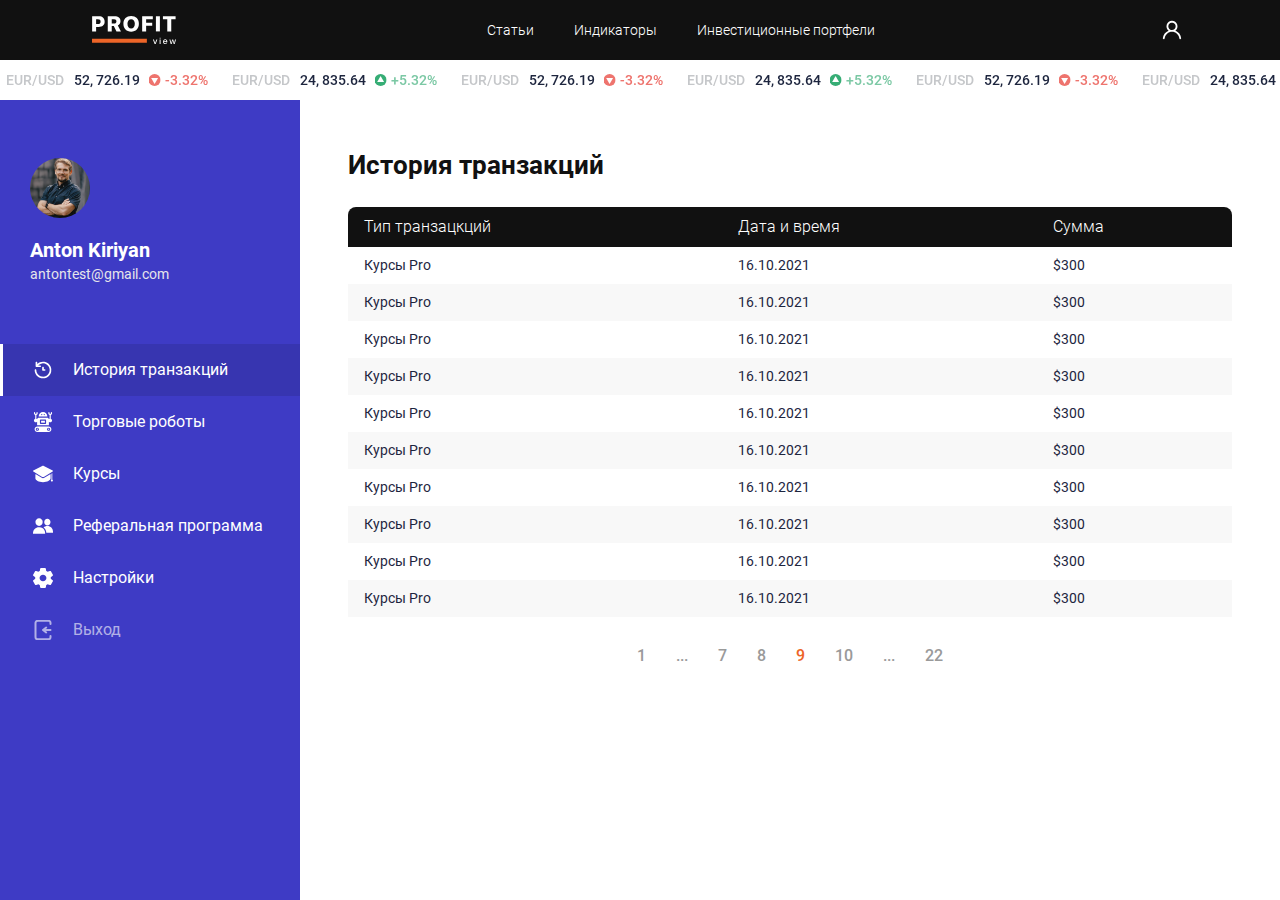
<file: account-history.html>
<!DOCTYPE html>
<html>

<head>
    <meta charset="UTF-8" />
    <meta name="viewport" content="width=device-width, initial-scale=1.0" />
    <meta http-equiv="X-UA-Compatible" content="ie=edge" />
    <title>Profit View</title>
    <link rel='stylesheet' href='./js/bootstrap/css/bootstrap.min.css'>
    <link rel='stylesheet' href='./js/swiper/swiper-bundle.min.css'>
    <link rel='stylesheet' href='./css/stylesheet.css'>

</head>

<body>
    <header class="header">
        <div class="container d-flex align-center justify-content-between">
            <div class="header-logo">
                <a href="/"><img src="./images/logo.svg" alt=""></a>
            </div>
            <div class="header-nav">
                <div class="menu-toggle"></div>
                <div class="header-wrap">
                    <div class="header-scroll">
                        <span class="menu-back"></span>
                        <nav class="header-menu">
                            <ul>
                                <li><a href="/">Статьи</a></li>
                                <li><a href="/">Индикаторы</a></li>
                                <li><a href="/">Инвестиционные портфели</a></li>
                            </ul>
                            <div class="header-social-wrap">
                                <div>Социальные сети</div>
                                <div class="header-social">
                                    <a href="/"><span class="pv pv-twitter"></span></a>
                                    <a href="/"><span class="pv pv-instagram"></span></a>
                                    <a href="/"><span class="pv pv-facebook"></span></a>
                                    <a href="/"><span class="pv pv-youtube"></span></a>
                                </div>
                            </div>
                            <a href="/" class="header-user-out"><span class="pv pv-logout"></span> Выход</a>
                        </nav>
                    </div>
                </div>
                <div class="header-user dropdown">
                    <a href="#" data-bs-toggle="dropdown" aria-expanded="false"><span class="pv pv-user"></span></a>
                    <ul class="dropdown-menu">
                        <li><a class="dropdown-item" href="#">Личный кабинет</a></li>
                        <li><a class="dropdown-item" href="#">Личный кабинет</a></li>
                        <li><a class="dropdown-item" href="#">Личный кабинет</a></li>
                        <li><a class="dropdown-item" href="#">Выход</a></li>
                    </ul>
                </div>
            </div>
        </div>

        <div class="ticker">
            <div class="swiper-container ticker-swiper">
                <div class="swiper-wrapper">
                    <div class="swiper-slide">
                        <div class="ticker-item"><span class="ticker-cur">Eur/USD</span><span class="ticker-rate">24, 835.64</span><span class="ticker-change"><span class="ticker-increase">+5.32%</span></span></div>
                    </div>
                    <div class="swiper-slide">
                        <div class="ticker-item"><span class="ticker-cur">Eur/USD</span><span class="ticker-rate">52, 726.19</span><span class="ticker-change"><span class="ticker-decrease">-3.32%</span></span></div>
                    </div>
                    <div class="swiper-slide">
                        <div class="ticker-item"><span class="ticker-cur">Eur/USD</span><span class="ticker-rate">24, 835.64</span><span class="ticker-change"><span class="ticker-increase">+5.32%</span></span></div>
                    </div>
                    <div class="swiper-slide">
                        <div class="ticker-item"><span class="ticker-cur">Eur/USD</span><span class="ticker-rate">52, 726.19</span><span class="ticker-change"><span class="ticker-decrease">-3.32%</span></span></div>
                    </div>
                    <div class="swiper-slide">
                        <div class="ticker-item"><span class="ticker-cur">Eur/USD</span><span class="ticker-rate">24, 835.64</span><span class="ticker-change"><span class="ticker-increase">+5.32%</span></span></div>
                    </div>
                    <div class="swiper-slide">
                        <div class="ticker-item"><span class="ticker-cur">Eur/USD</span><span class="ticker-rate">52, 726.19</span><span class="ticker-change"><span class="ticker-decrease">-3.32%</span></span></div>
                    </div>
                    <div class="swiper-slide">
                        <div class="ticker-item"><span class="ticker-cur">Eur/USD</span><span class="ticker-rate">24, 835.64</span><span class="ticker-change"><span class="ticker-increase">+5.32%</span></span></div>
                    </div>
                    <div class="swiper-slide">
                        <div class="ticker-item"><span class="ticker-cur">Eur/USD</span><span class="ticker-rate">52, 726.19</span><span class="ticker-change"><span class="ticker-decrease">-3.32%</span></span></div>
                    </div>
                    <div class="swiper-slide">
                        <div class="ticker-item"><span class="ticker-cur">Eur/USD</span><span class="ticker-rate">24, 835.64</span><span class="ticker-change"><span class="ticker-increase">+5.32%</span></span></div>
                    </div>
                    <div class="swiper-slide">
                        <div class="ticker-item"><span class="ticker-cur">Eur/USD</span><span class="ticker-rate">52, 726.19</span><span class="ticker-change"><span class="ticker-decrease">-3.32%</span></span></div>
                    </div>
                </div>
            </div>
        </div>
    </header>


    <div class="account">
        <div class="account-nav-mob">
            <div class="account-nav">
                <a href="./account-history.html" class="active">
                    <img src="./images/account/history.svg" alt="">
                </a>
                <a href="./account-robots.html">
                    <img src="./images/account/robot.svg" alt="">
                </a>
                <a href="/">
                    <img src="./images/account/college-graduation.svg" alt="">
                </a>
                <a href="/">
                    <img src="./images/account/friends.svg" alt="">
                </a>
                <a href="/">
                    <img src="./images/account/setting.svg" alt="">
                </a>
                <a href="/" class="nav-logout">
                    <img src="./images/account/log-in.svg" alt="">
                </a>
            </div>
        </div>
        <div class="account-nav-desk offcanvas offcanvas-start show" data-bs-scroll="true" data-bs-backdrop="false" tabindex="-1" id="offcanvasAccount">
            <div class="offcanvas-body">
                <div class="offcanvas-header">
                    <div class="user-pic">
                        <img src="./images/alex.jpg" alt="">
                        <button type="button"><span class="pv pv-plus"></span></button>
                    </div>
                    <div class="user-name">Anton Kiriyan</div>
                    <div class="user-email">antontest@gmail.com</div>
                </div>
                <div class="account-nav">
                    <a href="./account-history.html" class="active">
                        <img src="./images/account/history.svg" alt="">
                        <span>История транзакций</span>
                    </a>
                    <a href="./account-robots.html">
                        <img src="./images/account/robot.svg" alt="">
                        <span>Торговые роботы</span>
                    </a>
                    <a href="/">
                        <img src="./images/account/college-graduation.svg" alt="">
                        <span>Курсы</span>
                    </a>
                    <a href="/">
                        <img src="./images/account/friends.svg" alt="">
                        <span>Реферальная программа</span>
                    </a>
                    <a href="/">
                        <img src="./images/account/setting.svg" alt="">
                        <span>Настройки</span>
                    </a>
                    <a href="/" class="nav-logout">
                        <img src="./images/account/log-in.svg" alt="">
                        <span>Выход</span>
                    </a>
                </div>
            </div>
        </div>
      
        <div class="account-content">
            <div class="title-3 mb-4">История транзакций</div>

            <table class="account-table">
                <thead>
                    <tr>
                        <th>Тип транзацкций</th>
                        <th>Дата и время</th>
                        <th>Сумма</th>
                    </tr>
                </thead>
                <tbody>
                    <tr>
                        <td>Курсы Pro</td>
                        <td>16.10.2021</td>
                        <td>$300</td>
                    </tr>
                    <tr>
                        <td>Курсы Pro</td>
                        <td>16.10.2021</td>
                        <td>$300</td>
                    </tr>
                    <tr>
                        <td>Курсы Pro</td>
                        <td>16.10.2021</td>
                        <td>$300</td>
                    </tr>
                    <tr>
                        <td>Курсы Pro</td>
                        <td>16.10.2021</td>
                        <td>$300</td>
                    </tr>
                    <tr>
                        <td>Курсы Pro</td>
                        <td>16.10.2021</td>
                        <td>$300</td>
                    </tr>
                    <tr>
                        <td>Курсы Pro</td>
                        <td>16.10.2021</td>
                        <td>$300</td>
                    </tr>
                    <tr>
                        <td>Курсы Pro</td>
                        <td>16.10.2021</td>
                        <td>$300</td>
                    </tr>
                    <tr>
                        <td>Курсы Pro</td>
                        <td>16.10.2021</td>
                        <td>$300</td>
                    </tr>
                    <tr>
                        <td>Курсы Pro</td>
                        <td>16.10.2021</td>
                        <td>$300</td>
                    </tr>
                    <tr>
                        <td>Курсы Pro</td>
                        <td>16.10.2021</td>
                        <td>$300</td>
                    </tr>
                   
                </tbody>
            </table>

            <div class="container d-flex flex-column align-center">
                <ul class="pagination pt-10 pb-30">
                    <li class="pagination-prev"><a href="/"><span class="ca ca-prev"></span></a></li>
                    <li><a href="/">1</a></li>
                    <li class="popover-toggle"><span>...</span>
                        <div class="popover">
                            <a href="/">11</a>
                            <a href="/">12</a>
                            <a href="/">13</a>
                            <a href="/">14</a>
                            <a href="/">15</a>
                            <a href="/">16</a>
                            <a href="/">17</a>
                            <a href="/">18</a>
                            <a href="/">19</a>
                            <a href="/">20</a>
                            <a href="/">21</a>
                        </div>
                    </li>
                    <li><a href="/">7</a></li>
                    <li><a href="/">8</a></li>
                    <li class="active"><a href="/">9</a></li>
                    <li><a href="/">10</a></li>
                    <li class="popover-toggle"><span>...</span>
                        <div class="popover">
                            <a href="/">11</a>
                            <a href="/">12</a>
                            <a href="/">13</a>
                            <a href="/">14</a>
                            <a href="/">15</a>
                            <a href="/">16</a>
                            <a href="/">17</a>
                            <a href="/">18</a>
                            <a href="/">19</a>
                            <a href="/">20</a>
                            <a href="/">21</a>
                        </div>
                    </li>
                    <li><a href="/">22</a></li>
                    <li class="pagination-next"><a href="/"><span class="ca ca-next"></span></a></li>
                </ul>
            </div>
        </div>
    

    </div>

    <script src="./js/bootstrap/js/popper.min.js"></script>
    <script src="./js/bootstrap/js/bootstrap.min.js"></script>
    <script src="./js/swiper/swiper-bundle.min.js"></script>
    <script src="./js/main.js"></script>

</body>

</html>
</file>
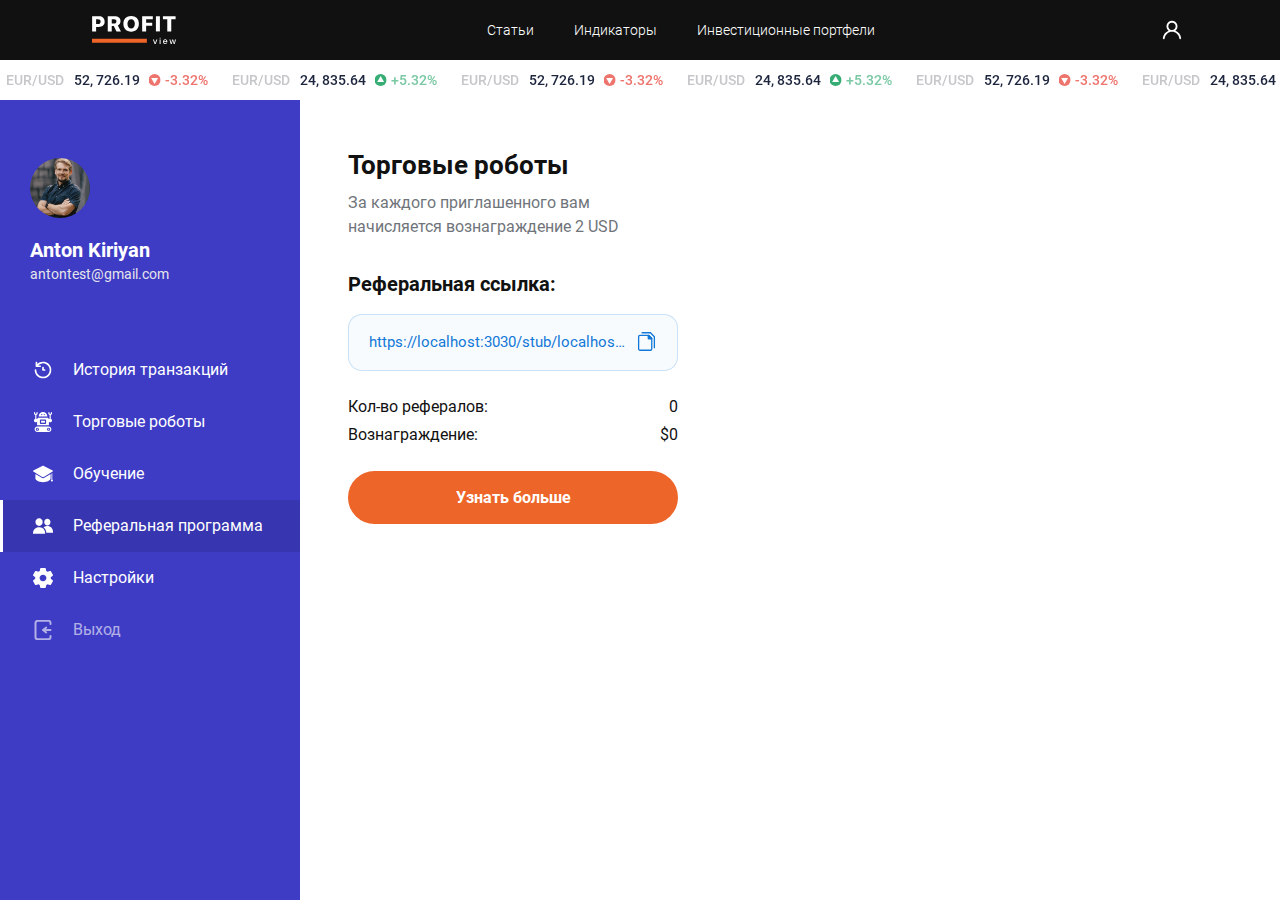
<file: account-referal.html>
<!DOCTYPE html>
<html>

<head>
    <meta charset="UTF-8" />
    <meta name="viewport" content="width=device-width, initial-scale=1.0" />
    <meta http-equiv="X-UA-Compatible" content="ie=edge" />
    <title>Profit View</title>
    <link rel='stylesheet' href='./js/bootstrap/css/bootstrap.min.css'>
    <link rel='stylesheet' href='./js/swiper/swiper-bundle.min.css'>
    <link rel='stylesheet' href='./css/stylesheet.css'>

</head>

<body>
    <header class="header">
        <div class="container d-flex align-center justify-content-between">
            <div class="header-logo">
                <a href="/"><img src="./images/logo.svg" alt=""></a>
            </div>
            <div class="header-nav">
                <div class="menu-toggle"></div>
                <div class="header-wrap">
                    <div class="header-scroll">
                        <span class="menu-back"></span>
                        <nav class="header-menu">
                            <ul>
                                <li><a href="/">Статьи</a></li>
                                <li><a href="/">Индикаторы</a></li>
                                <li><a href="/">Инвестиционные портфели</a></li>
                            </ul>
                            <div class="header-social-wrap">
                                <div>Социальные сети</div>
                                <div class="header-social">
                                    <a href="/"><span class="pv pv-twitter"></span></a>
                                    <a href="/"><span class="pv pv-instagram"></span></a>
                                    <a href="/"><span class="pv pv-facebook"></span></a>
                                    <a href="/"><span class="pv pv-youtube"></span></a>
                                </div>
                            </div>
                            <a href="/" class="header-user-out"><span class="pv pv-logout"></span> Выход</a>
                        </nav>
                    </div>
                </div>
                <div class="header-user dropdown">
                    <a href="#" data-bs-toggle="dropdown" aria-expanded="false"><span class="pv pv-user"></span></a>
                    <ul class="dropdown-menu">
                        <li><a class="dropdown-item" href="#">Личный кабинет</a></li>
                        <li><a class="dropdown-item" href="#">Личный кабинет</a></li>
                        <li><a class="dropdown-item" href="#">Личный кабинет</a></li>
                        <li><a class="dropdown-item" href="#">Выход</a></li>
                    </ul>
                </div>
            </div>
        </div>

        <div class="ticker">
            <div class="swiper-container ticker-swiper">
                <div class="swiper-wrapper">
                    <div class="swiper-slide">
                        <div class="ticker-item"><span class="ticker-cur">Eur/USD</span><span class="ticker-rate">24, 835.64</span><span class="ticker-change"><span class="ticker-increase">+5.32%</span></span></div>
                    </div>
                    <div class="swiper-slide">
                        <div class="ticker-item"><span class="ticker-cur">Eur/USD</span><span class="ticker-rate">52, 726.19</span><span class="ticker-change"><span class="ticker-decrease">-3.32%</span></span></div>
                    </div>
                    <div class="swiper-slide">
                        <div class="ticker-item"><span class="ticker-cur">Eur/USD</span><span class="ticker-rate">24, 835.64</span><span class="ticker-change"><span class="ticker-increase">+5.32%</span></span></div>
                    </div>
                    <div class="swiper-slide">
                        <div class="ticker-item"><span class="ticker-cur">Eur/USD</span><span class="ticker-rate">52, 726.19</span><span class="ticker-change"><span class="ticker-decrease">-3.32%</span></span></div>
                    </div>
                    <div class="swiper-slide">
                        <div class="ticker-item"><span class="ticker-cur">Eur/USD</span><span class="ticker-rate">24, 835.64</span><span class="ticker-change"><span class="ticker-increase">+5.32%</span></span></div>
                    </div>
                    <div class="swiper-slide">
                        <div class="ticker-item"><span class="ticker-cur">Eur/USD</span><span class="ticker-rate">52, 726.19</span><span class="ticker-change"><span class="ticker-decrease">-3.32%</span></span></div>
                    </div>
                    <div class="swiper-slide">
                        <div class="ticker-item"><span class="ticker-cur">Eur/USD</span><span class="ticker-rate">24, 835.64</span><span class="ticker-change"><span class="ticker-increase">+5.32%</span></span></div>
                    </div>
                    <div class="swiper-slide">
                        <div class="ticker-item"><span class="ticker-cur">Eur/USD</span><span class="ticker-rate">52, 726.19</span><span class="ticker-change"><span class="ticker-decrease">-3.32%</span></span></div>
                    </div>
                    <div class="swiper-slide">
                        <div class="ticker-item"><span class="ticker-cur">Eur/USD</span><span class="ticker-rate">24, 835.64</span><span class="ticker-change"><span class="ticker-increase">+5.32%</span></span></div>
                    </div>
                    <div class="swiper-slide">
                        <div class="ticker-item"><span class="ticker-cur">Eur/USD</span><span class="ticker-rate">52, 726.19</span><span class="ticker-change"><span class="ticker-decrease">-3.32%</span></span></div>
                    </div>
                </div>
            </div>
        </div>
    </header>


    <div class="account">
        <div class="account-nav-mob">
            <div class="account-nav">
                <a href="./account-history.html">
                    <img src="./images/account/history.svg" alt="">
                </a>
                <a href="./account-robots.html">
                    <img src="./images/account/robot.svg" alt="">
                </a>
                <a href="./account-study.html">
                    <img src="./images/account/college-graduation.svg" alt="">
                </a>
                <a href="./account-referal.html" class="active">
                    <img src="./images/account/friends.svg" alt="">
                </a>
                <a href="./account-settings.html">
                    <img src="./images/account/setting.svg" alt="">
                </a>
                <a href="#" class="nav-logout" data-bs-toggle="modal" data-bs-target="#logoutModal">
                    <img src="./images/account/log-in.svg" alt="">
                </a>
            </div>
        </div>
        <div class="account-nav-desk offcanvas offcanvas-start show" data-bs-scroll="true" data-bs-backdrop="false" tabindex="-1" id="offcanvasAccount">
            <div class="offcanvas-body">
                <div class="offcanvas-header">
                    <div class="user-pic">
                        <img src="./images/alex.jpg" alt="">
                        <button type="button"><span class="pv pv-plus"></span></button>
                    </div>
                    <div class="user-name">Anton Kiriyan</div>
                    <div class="user-email">antontest@gmail.com</div>
                </div>
                <div class="account-nav">
                    <a href="./account-history.html">
                        <img src="./images/account/history.svg" alt="">
                        <span>История транзакций</span>
                    </a>
                    <a href="./account-robots.html">
                        <img src="./images/account/robot.svg" alt="">
                        <span>Торговые роботы</span>
                    </a>
                    <a href="./account-study.html">
                        <img src="./images/account/college-graduation.svg" alt="">
                        <span>Обучение</span>
                    </a>
                    <a href="./account-referal.html" class="active">
                        <img src="./images/account/friends.svg" alt="">
                        <span>Реферальная программа</span>
                    </a>
                    <a href="./account-settings.html">
                        <img src="./images/account/setting.svg" alt="">
                        <span>Настройки</span>
                    </a>
                    <a href="#" class="nav-logout" data-bs-toggle="modal" data-bs-target="#logoutModal">
                        <img src="./images/account/log-in.svg" alt="">
                        <span>Выход</span>
                    </a>
                </div>
            </div>
        </div>
        <div class="account-content">
            <div class="referal">
                <div class="title-3 mb-2">Торговые роботы</div>
                <div class="text-grey--light mb-4">
                    За каждого приглашенного вам начисляется вознаграждение  2 USD
                </div>
                <div class="title-4 pt-2 mb-3">Реферальная ссылка:</div>
                <div class="referal-link" data-bs-toggle="popover" data-bs-container="body" data-bs-placement="top" data-bs-trigger="focus" data-bs-content="Ссылка скопирована">
                    <input value="https://localhost:3030/stub/localhost:3030/stub">
                    <span class="pv pv-copy"></span>
                </div>
                <div class="d-flex justify-content-between mb-1">
                    <span>Кол-во рефералов:</span>
                    <span>0</span>
                </div>
                <div class="d-flex justify-content-between">
                    <span>Вознаграждение:</span>
                    <span>$0</span>
                </div>
                <a href="/" class="btn-primary mt-4">Узнать больше</a>
            </div>
        </div>
     
    </div>
 

    <div class="modal fade" id="logoutModal" tabindex="-1" aria-hidden="true">
        <div class="modal-dialog modal-dialog-centered">
          <div class="modal-content">
            <div class="modal-header">
                <button type="button" class="btn-close" data-bs-dismiss="modal" aria-label="Close"></button>
            </div>
            <div class="modal-body d-flex flex-column align-items-center">
                <span class="pv pv-logout-modal mb-4"></span>
                <div class="title-4 text-center mb-1">Выход из аккаунта</div>
                <div class="text-grey text-center">Вы уверены, что хотите выйти?</div>
                <div class="w-100 d-flex flex-column flex-md-row justify-content-center mt-4">
                    <a href="/" class="btn-primary me-1">Выйти</a>
                    <button class="btn-secondary ms-1" data-bs-dismiss="modal" aria-label="Close">Закрыть</a>
                </div>
            </div>
           
          </div>
        </div>
    </div>


    <script src="./js/bootstrap/js/popper.min.js"></script>
    <script src="./js/bootstrap/js/bootstrap.min.js"></script>
    <script src="./js/swiper/swiper-bundle.min.js"></script>
    <script src="./js/main.js"></script>

</body>

</html>
</file>
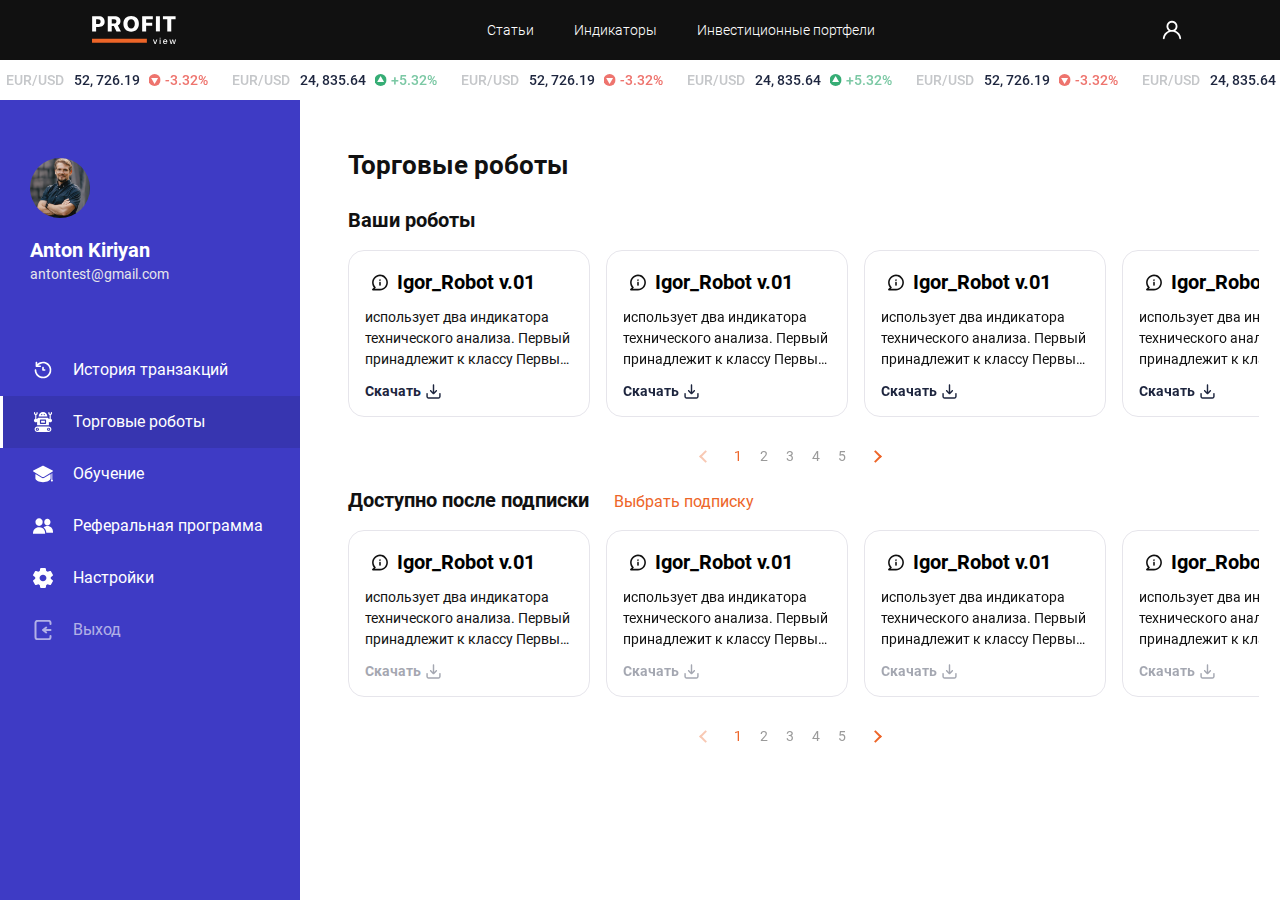
<file: account-robots.html>
<!DOCTYPE html>
<html>

<head>
    <meta charset="UTF-8" />
    <meta name="viewport" content="width=device-width, initial-scale=1.0" />
    <meta http-equiv="X-UA-Compatible" content="ie=edge" />
    <title>Profit View</title>
    <link rel='stylesheet' href='./js/bootstrap/css/bootstrap.min.css'>
    <link rel='stylesheet' href='./js/swiper/swiper-bundle.min.css'>
    <link rel='stylesheet' href='./css/stylesheet.css'>

</head>

<body>
    <header class="header">
        <div class="container d-flex align-center justify-content-between">
            <div class="header-logo">
                <a href="/"><img src="./images/logo.svg" alt=""></a>
            </div>
            <div class="header-nav">
                <div class="menu-toggle"></div>
                <div class="header-wrap">
                    <div class="header-scroll">
                        <span class="menu-back"></span>
                        <nav class="header-menu">
                            <ul>
                                <li><a href="/">Статьи</a></li>
                                <li><a href="/">Индикаторы</a></li>
                                <li><a href="/">Инвестиционные портфели</a></li>
                            </ul>
                            <div class="header-social-wrap">
                                <div>Социальные сети</div>
                                <div class="header-social">
                                    <a href="/"><span class="pv pv-twitter"></span></a>
                                    <a href="/"><span class="pv pv-instagram"></span></a>
                                    <a href="/"><span class="pv pv-facebook"></span></a>
                                    <a href="/"><span class="pv pv-youtube"></span></a>
                                </div>
                            </div>
                            <a href="/" class="header-user-out"><span class="pv pv-logout"></span> Выход</a>
                        </nav>
                    </div>
                </div>
                <div class="header-user dropdown">
                    <a href="#" data-bs-toggle="dropdown" aria-expanded="false"><span class="pv pv-user"></span></a>
                    <ul class="dropdown-menu">
                        <li><a class="dropdown-item" href="#">Личный кабинет</a></li>
                        <li><a class="dropdown-item" href="#">Личный кабинет</a></li>
                        <li><a class="dropdown-item" href="#">Личный кабинет</a></li>
                        <li><a class="dropdown-item" href="#">Выход</a></li>
                    </ul>
                </div>
            </div>
        </div>

        <div class="ticker">
            <div class="swiper-container ticker-swiper">
                <div class="swiper-wrapper">
                    <div class="swiper-slide">
                        <div class="ticker-item"><span class="ticker-cur">Eur/USD</span><span class="ticker-rate">24, 835.64</span><span class="ticker-change"><span class="ticker-increase">+5.32%</span></span></div>
                    </div>
                    <div class="swiper-slide">
                        <div class="ticker-item"><span class="ticker-cur">Eur/USD</span><span class="ticker-rate">52, 726.19</span><span class="ticker-change"><span class="ticker-decrease">-3.32%</span></span></div>
                    </div>
                    <div class="swiper-slide">
                        <div class="ticker-item"><span class="ticker-cur">Eur/USD</span><span class="ticker-rate">24, 835.64</span><span class="ticker-change"><span class="ticker-increase">+5.32%</span></span></div>
                    </div>
                    <div class="swiper-slide">
                        <div class="ticker-item"><span class="ticker-cur">Eur/USD</span><span class="ticker-rate">52, 726.19</span><span class="ticker-change"><span class="ticker-decrease">-3.32%</span></span></div>
                    </div>
                    <div class="swiper-slide">
                        <div class="ticker-item"><span class="ticker-cur">Eur/USD</span><span class="ticker-rate">24, 835.64</span><span class="ticker-change"><span class="ticker-increase">+5.32%</span></span></div>
                    </div>
                    <div class="swiper-slide">
                        <div class="ticker-item"><span class="ticker-cur">Eur/USD</span><span class="ticker-rate">52, 726.19</span><span class="ticker-change"><span class="ticker-decrease">-3.32%</span></span></div>
                    </div>
                    <div class="swiper-slide">
                        <div class="ticker-item"><span class="ticker-cur">Eur/USD</span><span class="ticker-rate">24, 835.64</span><span class="ticker-change"><span class="ticker-increase">+5.32%</span></span></div>
                    </div>
                    <div class="swiper-slide">
                        <div class="ticker-item"><span class="ticker-cur">Eur/USD</span><span class="ticker-rate">52, 726.19</span><span class="ticker-change"><span class="ticker-decrease">-3.32%</span></span></div>
                    </div>
                    <div class="swiper-slide">
                        <div class="ticker-item"><span class="ticker-cur">Eur/USD</span><span class="ticker-rate">24, 835.64</span><span class="ticker-change"><span class="ticker-increase">+5.32%</span></span></div>
                    </div>
                    <div class="swiper-slide">
                        <div class="ticker-item"><span class="ticker-cur">Eur/USD</span><span class="ticker-rate">52, 726.19</span><span class="ticker-change"><span class="ticker-decrease">-3.32%</span></span></div>
                    </div>
                </div>
            </div>
        </div>
    </header>


    <div class="account">
        <div class="account-nav-mob">
            <div class="account-nav">
                <a href="./account-history.html">
                    <img src="./images/account/history.svg" alt="">
                </a>
                <a href="./account-robots.html" class="active">
                    <img src="./images/account/robot.svg" alt="">
                </a>
                <a href="./account-study.html">
                    <img src="./images/account/college-graduation.svg" alt="">
                </a>
                <a href="./account-referal.html">
                    <img src="./images/account/friends.svg" alt="">
                </a>
                <a href="./account-settings.html">
                    <img src="./images/account/setting.svg" alt="">
                </a>
                <a href="#" class="nav-logout" data-bs-toggle="modal" data-bs-target="#logoutModal">
                    <img src="./images/account/log-in.svg" alt="">
                </a>
            </div>
        </div>
        <div class="account-nav-desk offcanvas offcanvas-start show" data-bs-scroll="true" data-bs-backdrop="false" tabindex="-1" id="offcanvasAccount">
            <div class="offcanvas-body">
                <div class="offcanvas-header">
                    <div class="user-pic">
                        <img src="./images/alex.jpg" alt="">
                        <button type="button"><span class="pv pv-plus"></span></button>
                    </div>
                    <div class="user-name">Anton Kiriyan</div>
                    <div class="user-email">antontest@gmail.com</div>
                </div>
                <div class="account-nav">
                    <a href="./account-history.html">
                        <img src="./images/account/history.svg" alt="">
                        <span>История транзакций</span>
                    </a>
                    <a href="./account-robots.html" class="active">
                        <img src="./images/account/robot.svg" alt="">
                        <span>Торговые роботы</span>
                    </a>
                    <a href="./account-study.html">
                        <img src="./images/account/college-graduation.svg" alt="">
                        <span>Обучение</span>
                    </a>
                    <a href="./account-referal.html">
                        <img src="./images/account/friends.svg" alt="">
                        <span>Реферальная программа</span>
                    </a>
                    <a href="./account-settings.html">
                        <img src="./images/account/setting.svg" alt="">
                        <span>Настройки</span>
                    </a>
                    <a href="#" class="nav-logout" data-bs-toggle="modal" data-bs-target="#logoutModal">
                        <img src="./images/account/log-in.svg" alt="">
                        <span>Выход</span>
                    </a>
                </div>
            </div>
        </div>
        <div class="account-content">
            <div class="title-3 mb-4">Торговые роботы</div>
            <div class="title-4 mb-3">Ваши роботы</div>
            <div class="swiper-container robots-swiper">
                <div class="swiper-wrapper">
                    <div class="swiper-slide">
                        <div class="card">
                            <div class="card-title">
                                <button type="button" class="btn btn-info" data-bs-toggle="tooltip" data-bs-placement="top" title="Разработка индивидульного
                                индикатора">
                                    <span class="pv pv-info"></span>
                                </button>
                                <span>Igor_Robot v.01</span>
                            </div>
                            <div class="card-text">
                                использует два индикатора технического анализа. Первый принадлежит к классу Первый принадлежит к классу использует два индикатора технического анализа. Первый принадлежит к классу Первый принадлежит к классу 
                            </div>
                            <a href="./images/logo.svg" class="card-link" download>Скачать <span class="pv pv-download-black"></span></a>
                        </div>
                    </div>
                    <div class="swiper-slide">
                        <div class="card">
                            <div class="card-title">
                                <button type="button" class="btn btn-info" data-bs-toggle="tooltip" data-bs-placement="top" title="Разработка индивидульного
                                индикатора">
                                    <span class="pv pv-info"></span>
                                </button>
                                <span>Igor_Robot v.01</span>
                            </div>
                            <div class="card-text">
                                использует два индикатора технического анализа. Первый принадлежит к классу Первый принадлежит к классу использует два индикатора технического анализа. Первый принадлежит к классу Первый принадлежит к классу 
                            </div>
                            <a href="./images/logo.svg" class="card-link" download>Скачать <span class="pv pv-download-black"></span></a>
                        </div>
                    </div>
                    <div class="swiper-slide">
                        <div class="card">
                            <div class="card-title">
                                <button type="button" class="btn btn-info" data-bs-toggle="tooltip" data-bs-placement="top" title="Разработка индивидульного
                                индикатора">
                                    <span class="pv pv-info"></span>
                                </button>
                                <span>Igor_Robot v.01</span>
                            </div>
                            <div class="card-text">
                                использует два индикатора технического анализа. Первый принадлежит к классу Первый принадлежит к классу использует два индикатора технического анализа. Первый принадлежит к классу Первый принадлежит к классу 
                            </div>
                            <a href="./images/logo.svg" class="card-link" download>Скачать <span class="pv pv-download-black"></span></a>
                        </div>
                    </div>
                    <div class="swiper-slide">
                        <div class="card">
                            <div class="card-title">
                                <button type="button" class="btn btn-info" data-bs-toggle="tooltip" data-bs-placement="top" title="Разработка индивидульного
                                индикатора">
                                    <span class="pv pv-info"></span>
                                </button>
                                <span>Igor_Robot v.01</span>
                            </div>
                            <div class="card-text">
                                использует два индикатора технического анализа. Первый принадлежит к классу Первый принадлежит к классу использует два индикатора технического анализа. Первый принадлежит к классу Первый принадлежит к классу 
                            </div>
                            <a href="./images/logo.svg" class="card-link" download>Скачать <span class="pv pv-download-black"></span></a>
                        </div>
                    </div>
                    <div class="swiper-slide">
                        <div class="card">
                            <div class="card-title">
                                <button type="button" class="btn btn-info" data-bs-toggle="tooltip" data-bs-placement="top" title="Разработка индивидульного
                                индикатора">
                                    <span class="pv pv-info"></span>
                                </button>
                                <span>Igor_Robot v.01</span>
                            </div>
                            <div class="card-text">
                                использует два индикатора технического анализа. Первый принадлежит к классу Первый принадлежит к классу использует два индикатора технического анализа. Первый принадлежит к классу Первый принадлежит к классу 
                            </div>
                            <a href="./images/logo.svg" class="card-link" download>Скачать <span class="pv pv-download-black"></span></a>
                        </div>
                    </div>
                    <div class="swiper-slide">
                        <div class="card">
                            <div class="card-title">
                                <button type="button" class="btn btn-info" data-bs-toggle="tooltip" data-bs-placement="top" title="Разработка индивидульного
                                индикатора">
                                    <span class="pv pv-info"></span>
                                </button>
                                <span>Igor_Robot v.01</span>
                            </div>
                            <div class="card-text">
                                использует два индикатора технического анализа. Первый принадлежит к классу Первый принадлежит к классу использует два индикатора технического анализа. Первый принадлежит к классу Первый принадлежит к классу 
                            </div>
                            <a href="./images/logo.svg" class="card-link" download>Скачать <span class="pv pv-download-black"></span></a>
                        </div>
                    </div>
                    <div class="swiper-slide">
                        <div class="card">
                            <div class="card-title">
                                <button type="button" class="btn btn-info" data-bs-toggle="tooltip" data-bs-placement="top" title="Разработка индивидульного
                                индикатора">
                                    <span class="pv pv-info"></span>
                                </button>
                                <span>Igor_Robot v.01</span>
                            </div>
                            <div class="card-text">
                                использует два индикатора технического анализа. Первый принадлежит к классу Первый принадлежит к классу использует два индикатора технического анализа. Первый принадлежит к классу Первый принадлежит к классу 
                            </div>
                            <a href="./images/logo.svg" class="card-link" download>Скачать <span class="pv pv-download-black"></span></a>
                        </div>
                    </div>
                </div>
                <div class="swiper-number-pagination">
                    <div class="swiper-button-prev"></div>
                    <div class="swiper-pagination"></div>
                    <div class="swiper-button-next"></div>
                </div>
            </div>
            <a href="/" class="btn-link">Смотреть больше</a>

            <div class="title-4 mb-3">
                Доступно после подписки 
                <span data-bs-toggle="modal" data-bs-target="#subModal">Выбрать подписку</span>
            </div>

            <div class="swiper-container robots-swiper robots-limited">
                <div class="swiper-wrapper">
                    <div class="swiper-slide">
                        <div class="card">
                            <div class="card-title">
                                <button type="button" class="btn btn-info" data-bs-toggle="tooltip" data-bs-placement="top" title="Разработка индивидульного
                                индикатора">
                                    <span class="pv pv-info"></span>
                                </button>
                                <span>Igor_Robot v.01</span>
                            </div>
                            <div class="card-text">
                                использует два индикатора технического анализа. Первый принадлежит к классу Первый принадлежит к классу использует два индикатора технического анализа. Первый принадлежит к классу Первый принадлежит к классу 
                            </div>
                            <span class="disabled-link">Скачать <span class="pv pv-download-black"></span></a>
                        </div>
                    </div>
                    <div class="swiper-slide">
                        <div class="card">
                            <div class="card-title">
                                <button type="button" class="btn btn-info" data-bs-toggle="tooltip" data-bs-placement="top" title="Разработка индивидульного
                                индикатора">
                                    <span class="pv pv-info"></span>
                                </button>
                                <span>Igor_Robot v.01</span>
                            </div>
                            <div class="card-text">
                                использует два индикатора технического анализа. Первый принадлежит к классу Первый принадлежит к классу использует два индикатора технического анализа. Первый принадлежит к классу Первый принадлежит к классу 
                            </div>
                            <span class="disabled-link">Скачать <span class="pv pv-download-black"></span></a>
                        </div>
                    </div>
                    <div class="swiper-slide">
                        <div class="card">
                            <div class="card-title">
                                <button type="button" class="btn btn-info" data-bs-toggle="tooltip" data-bs-placement="top" title="Разработка индивидульного
                                индикатора">
                                    <span class="pv pv-info"></span>
                                </button>
                                <span>Igor_Robot v.01</span>
                            </div>
                            <div class="card-text">
                                использует два индикатора технического анализа. Первый принадлежит к классу Первый принадлежит к классу использует два индикатора технического анализа. Первый принадлежит к классу Первый принадлежит к классу 
                            </div>
                            <span class="disabled-link">Скачать <span class="pv pv-download-black"></span></a>
                        </div>
                    </div>
                    <div class="swiper-slide">
                        <div class="card">
                            <div class="card-title">
                                <button type="button" class="btn btn-info" data-bs-toggle="tooltip" data-bs-placement="top" title="Разработка индивидульного
                                индикатора">
                                    <span class="pv pv-info"></span>
                                </button>
                                <span>Igor_Robot v.01</span>
                            </div>
                            <div class="card-text">
                                использует два индикатора технического анализа. Первый принадлежит к классу Первый принадлежит к классу использует два индикатора технического анализа. Первый принадлежит к классу Первый принадлежит к классу 
                            </div>
                            <span class="disabled-link">Скачать <span class="pv pv-download-black"></span></a>
                        </div>
                    </div>
                    <div class="swiper-slide">
                        <div class="card">
                            <div class="card-title">
                                <button type="button" class="btn btn-info" data-bs-toggle="tooltip" data-bs-placement="top" title="Разработка индивидульного
                                индикатора">
                                    <span class="pv pv-info"></span>
                                </button>
                                <span>Igor_Robot v.01</span>
                            </div>
                            <div class="card-text">
                                использует два индикатора технического анализа. Первый принадлежит к классу Первый принадлежит к классу использует два индикатора технического анализа. Первый принадлежит к классу Первый принадлежит к классу 
                            </div>
                            <span class="disabled-link">Скачать <span class="pv pv-download-black"></span></a>
                        </div>
                    </div>
                    <div class="swiper-slide">
                        <div class="card">
                            <div class="card-title">
                                <button type="button" class="btn btn-info" data-bs-toggle="tooltip" data-bs-placement="top" title="Разработка индивидульного
                                индикатора">
                                    <span class="pv pv-info"></span>
                                </button>
                                <span>Igor_Robot v.01</span>
                            </div>
                            <div class="card-text">
                                использует два индикатора технического анализа. Первый принадлежит к классу Первый принадлежит к классу использует два индикатора технического анализа. Первый принадлежит к классу Первый принадлежит к классу 
                            </div>
                            <span class="disabled-link">Скачать <span class="pv pv-download-black"></span></a>
                        </div>
                    </div>
                    <div class="swiper-slide">
                        <div class="card">
                            <div class="card-title">
                                <button type="button" class="btn btn-info" data-bs-toggle="tooltip" data-bs-placement="top" title="Разработка индивидульного
                                индикатора">
                                    <span class="pv pv-info"></span>
                                </button>
                                <span>Igor_Robot v.01</span>
                            </div>
                            <div class="card-text">
                                использует два индикатора технического анализа. Первый принадлежит к классу Первый принадлежит к классу использует два индикатора технического анализа. Первый принадлежит к классу Первый принадлежит к классу 
                            </div>
                            <span class="disabled-link">Скачать <span class="pv pv-download-black"></span></a>
                        </div>
                    </div>
                </div>
                <div class="swiper-number-pagination">
                    <div class="swiper-button-prev"></div>
                    <div class="swiper-pagination"></div>
                    <div class="swiper-button-next"></div>
                </div>
            </div>
            <a href="/" class="btn-link">Смотреть больше</a>
        </div>
     
    </div>
 
    <div class="modal fade" id="subModal" tabindex="-1" aria-hidden="true">
        <div class="modal-dialog">
          <div class="modal-content">
            <div class="modal-header">
                <button type="button" class="btn-close" data-bs-dismiss="modal" aria-label="Close"></button>
            </div>
            <div class="modal-body">
                <div class="title-3 text-center">Выбор подписки</div>
                <div class="swiper-container subs-swiper">
                    <div class="swiper-wrapper">
    
                        <div class="swiper-slide">
                            <div class="subs-item">
                                <div class="subs-amount">100$ <span>в мес</span></div>
                                <div class="subs-img">
                                    <img src="./images/subs-1.png" alt="">
                                </div>
                                <div class="subs-title">SilverFX</div>
                                <div class="subs-list">
                                    <ul>
                                        <li class="included">Тех. поддержка</li>
                                        <li class="included">Просмотр уроков в любое время</li>
                                        <li class="included">Практические домашние задания</li>
                                        <li class="excluded">Обратная связь по каждому ДЗ</li>
                                        <li class="excluded">Возможность задавать вопросы
                                            преподавателю</li>
                                        <li class="excluded">Видеосвязь с преподавателем</li>
                                        <li class="excluded">Моментальная обратная связь</li>
                                        <li class="excluded">3 созвона после обучения</li>
                                        <li class="excluded">3 созвона после обучения</li>
                                    </ul>
                                </div>
                                <div class="subs-btn">
                                    <a href="/" class="btn-primary">Оформить подписку</a>
                                </div>
                            </div>
                        </div>
    
                        <div class="swiper-slide">
                            <div class="subs-item">
                                <div class="subs-amount">150$ <span>в мес</span></div>
                                <div class="subs-img">
                                    <img src="./images/subs-2.png" alt="">
                                </div>
                                <div class="subs-title">PlusFX</div>
                                <div class="subs-list">
                                    <ul>
                                        <li class="included">Тех. поддержка</li>
                                        <li class="included">Просмотр уроков в любое время</li>
                                        <li class="included">Практические домашние задания</li>
                                        <li class="included">Обратная связь по каждому ДЗ</li>
                                        <li class="excluded">Возможность задавать вопросы
                                            преподавателю</li>
                                        <li class="excluded">Видеосвязь с преподавателем</li>
                                        <li class="excluded">Моментальная обратная связь</li>
                                        <li class="excluded">3 созвона после обучения</li>
                                    </ul>
                                </div>
                                <div class="subs-btn">
                                    <a href="/" class="btn-primary">Оформить подписку</a>
                                </div>
                            </div>
                        </div>
    
                        <div class="swiper-slide">
                            <div class="subs-item">
                                <div class="subs-amount">200$ <span>в мес</span></div>
                                <div class="subs-img">
                                    <img src="./images/subs-3.png" alt="">
                                </div>
                                <div class="subs-title">PremiumFX</div>
                                <div class="subs-list">
                                    <ul>
                                        <li class="included">Тех. поддержка</li>
                                        <li class="included">Просмотр уроков в любое время</li>
                                        <li class="included">Практические домашние задания</li>
                                        <li class="included">Обратная связь по каждому ДЗ</li>
                                        <li class="included">Возможность задавать вопросы
                                            преподавателю</li>
                                        <li class="included">Видеосвязь с преподавателем</li>
                                        <li class="included">Моментальная обратная связь</li>
                                        <li class="included">3 созвона после обучения</li>
                                    </ul>
                                </div>
                                <div class="subs-btn">
                                    <a href="/" class="btn-primary">Оформить подписку</a>
                                </div>
                            </div>
                        </div>
    
                        <div class="swiper-slide">
                            <div class="subs-item">
                                <div class="subs-amount">200$ <span>в мес</span></div>
                                <div class="subs-img">
                                    <img src="./images/subs-3.png" alt="">
                                </div>
                                <div class="subs-title">PremiumFX</div>
                                <div class="subs-list">
                                    <ul>
                                        <li class="included">Тех. поддержка</li>
                                        <li class="included">Просмотр уроков в любое время</li>
                                        <li class="included">Практические домашние задания</li>
                                        <li class="included">Обратная связь по каждому ДЗ</li>
                                        <li class="included">Возможность задавать вопросы
                                            преподавателю</li>
                                        <li class="included">Видеосвязь с преподавателем</li>
                                        <li class="included">Моментальная обратная связь</li>
                                        <li class="included">3 созвона после обучения</li>
                                    </ul>
                                </div>
                                <div class="subs-btn">
                                    <a href="/" class="btn-primary">Оформить подписку</a>
                                </div>
                            </div>
                        </div>
    
                    </div>
                    <div class="swiper-pagination"></div>
                </div>
            </div>
           
          </div>
        </div>
    </div>

    
    <div class="modal fade" id="logoutModal" tabindex="-1" aria-hidden="true">
        <div class="modal-dialog modal-dialog-centered">
          <div class="modal-content">
            <div class="modal-header">
                <button type="button" class="btn-close" data-bs-dismiss="modal" aria-label="Close"></button>
            </div>
            <div class="modal-body d-flex flex-column align-items-center">
                <span class="pv pv-logout-modal mb-4"></span>
                <div class="title-4 text-center mb-1">Выход из аккаунта</div>
                <div class="text-grey text-center">Вы уверены, что хотите выйти?</div>
                <div class="w-100 d-flex flex-column flex-md-row justify-content-center mt-4">
                    <a href="/" class="btn-primary me-1">Выйти</a>
                    <button class="btn-secondary ms-1" data-bs-dismiss="modal" aria-label="Close">Закрыть</a>
                </div>
            </div>
           
          </div>
        </div>
    </div>

    <script src="./js/bootstrap/js/popper.min.js"></script>
    <script src="./js/bootstrap/js/bootstrap.min.js"></script>
    <script src="./js/swiper/swiper-bundle.min.js"></script>
    <script src="./js/main.js"></script>

</body>

</html>
</file>
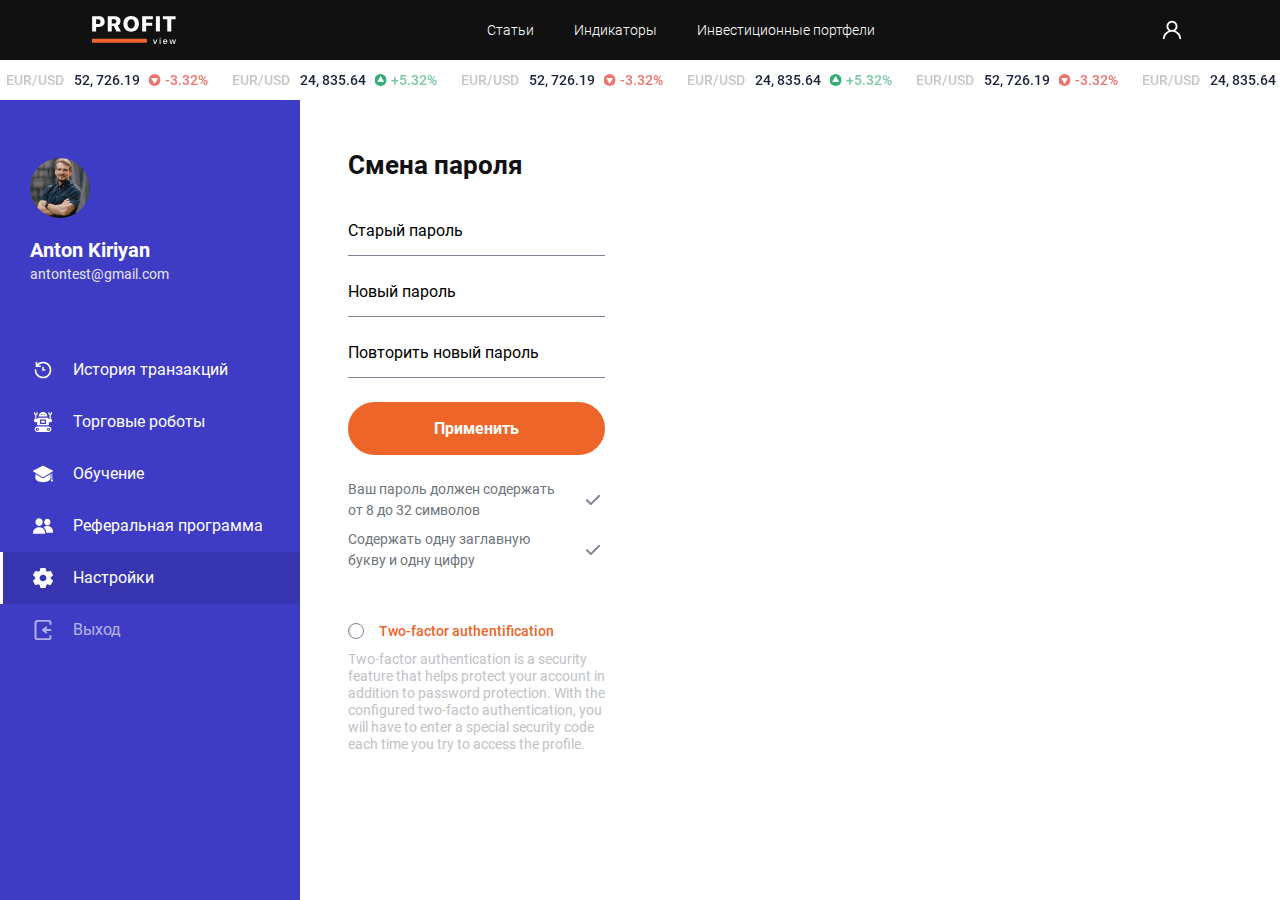
<file: account-settings.html>
<!DOCTYPE html>
<html>

<head>
    <meta charset="UTF-8" />
    <meta name="viewport" content="width=device-width, initial-scale=1.0" />
    <meta http-equiv="X-UA-Compatible" content="ie=edge" />
    <title>Profit View</title>
    <link rel='stylesheet' href='./js/bootstrap/css/bootstrap.min.css'>
    <link rel='stylesheet' href='./js/swiper/swiper-bundle.min.css'>
    <link rel='stylesheet' href='./css/stylesheet.css'>

</head>

<body>
    <header class="header">
        <div class="container d-flex align-center justify-content-between">
            <div class="header-logo">
                <a href="/"><img src="./images/logo.svg" alt=""></a>
            </div>
            <div class="header-nav">
                <div class="menu-toggle"></div>
                <div class="header-wrap">
                    <div class="header-scroll">
                        <span class="menu-back"></span>
                        <nav class="header-menu">
                            <ul>
                                <li><a href="/">Статьи</a></li>
                                <li><a href="/">Индикаторы</a></li>
                                <li><a href="/">Инвестиционные портфели</a></li>
                            </ul>
                            <div class="header-social-wrap">
                                <div>Социальные сети</div>
                                <div class="header-social">
                                    <a href="/"><span class="pv pv-twitter"></span></a>
                                    <a href="/"><span class="pv pv-instagram"></span></a>
                                    <a href="/"><span class="pv pv-facebook"></span></a>
                                    <a href="/"><span class="pv pv-youtube"></span></a>
                                </div>
                            </div>
                            <a href="/" class="header-user-out"><span class="pv pv-logout"></span> Выход</a>
                        </nav>
                    </div>
                </div>
                <div class="header-user dropdown">
                    <a href="#" data-bs-toggle="dropdown" aria-expanded="false"><span class="pv pv-user"></span></a>
                    <ul class="dropdown-menu">
                        <li><a class="dropdown-item" href="#">Личный кабинет</a></li>
                        <li><a class="dropdown-item" href="#">Личный кабинет</a></li>
                        <li><a class="dropdown-item" href="#">Личный кабинет</a></li>
                        <li><a class="dropdown-item" href="#">Выход</a></li>
                    </ul>
                </div>
            </div>
        </div>

        <div class="ticker">
            <div class="swiper-container ticker-swiper">
                <div class="swiper-wrapper">
                    <div class="swiper-slide">
                        <div class="ticker-item"><span class="ticker-cur">Eur/USD</span><span class="ticker-rate">24, 835.64</span><span class="ticker-change"><span class="ticker-increase">+5.32%</span></span></div>
                    </div>
                    <div class="swiper-slide">
                        <div class="ticker-item"><span class="ticker-cur">Eur/USD</span><span class="ticker-rate">52, 726.19</span><span class="ticker-change"><span class="ticker-decrease">-3.32%</span></span></div>
                    </div>
                    <div class="swiper-slide">
                        <div class="ticker-item"><span class="ticker-cur">Eur/USD</span><span class="ticker-rate">24, 835.64</span><span class="ticker-change"><span class="ticker-increase">+5.32%</span></span></div>
                    </div>
                    <div class="swiper-slide">
                        <div class="ticker-item"><span class="ticker-cur">Eur/USD</span><span class="ticker-rate">52, 726.19</span><span class="ticker-change"><span class="ticker-decrease">-3.32%</span></span></div>
                    </div>
                    <div class="swiper-slide">
                        <div class="ticker-item"><span class="ticker-cur">Eur/USD</span><span class="ticker-rate">24, 835.64</span><span class="ticker-change"><span class="ticker-increase">+5.32%</span></span></div>
                    </div>
                    <div class="swiper-slide">
                        <div class="ticker-item"><span class="ticker-cur">Eur/USD</span><span class="ticker-rate">52, 726.19</span><span class="ticker-change"><span class="ticker-decrease">-3.32%</span></span></div>
                    </div>
                    <div class="swiper-slide">
                        <div class="ticker-item"><span class="ticker-cur">Eur/USD</span><span class="ticker-rate">24, 835.64</span><span class="ticker-change"><span class="ticker-increase">+5.32%</span></span></div>
                    </div>
                    <div class="swiper-slide">
                        <div class="ticker-item"><span class="ticker-cur">Eur/USD</span><span class="ticker-rate">52, 726.19</span><span class="ticker-change"><span class="ticker-decrease">-3.32%</span></span></div>
                    </div>
                    <div class="swiper-slide">
                        <div class="ticker-item"><span class="ticker-cur">Eur/USD</span><span class="ticker-rate">24, 835.64</span><span class="ticker-change"><span class="ticker-increase">+5.32%</span></span></div>
                    </div>
                    <div class="swiper-slide">
                        <div class="ticker-item"><span class="ticker-cur">Eur/USD</span><span class="ticker-rate">52, 726.19</span><span class="ticker-change"><span class="ticker-decrease">-3.32%</span></span></div>
                    </div>
                </div>
            </div>
        </div>
    </header>


    <div class="account">
        <div class="account-nav-mob">
            <div class="account-nav">
                <a href="./account-history.html">
                    <img src="./images/account/history.svg" alt="">
                </a>
                <a href="./account-robots.html">
                    <img src="./images/account/robot.svg" alt="">
                </a>
                <a href="./account-study.html">
                    <img src="./images/account/college-graduation.svg" alt="">
                </a>
                <a href="./account-referal.html">
                    <img src="./images/account/friends.svg" alt="">
                </a>
                <a href="./account-settings.html" class="active">
                    <img src="./images/account/setting.svg" alt="">
                </a>
                <a href="#" class="nav-logout" data-bs-toggle="modal" data-bs-target="#logoutModal">
                    <img src="./images/account/log-in.svg" alt="">
                </a>
            </div>
        </div>
        <div class="account-nav-desk offcanvas offcanvas-start show" data-bs-scroll="true" data-bs-backdrop="false" tabindex="-1" id="offcanvasAccount">
            <div class="offcanvas-body">
                <div class="offcanvas-header">
                    <div class="user-pic">
                        <img src="./images/alex.jpg" alt="">
                        <button type="button"><span class="pv pv-plus"></span></button>
                    </div>
                    <div class="user-name">Anton Kiriyan</div>
                    <div class="user-email">antontest@gmail.com</div>
                </div>
                <div class="account-nav">
                    <a href="./account-history.html">
                        <img src="./images/account/history.svg" alt="">
                        <span>История транзакций</span>
                    </a>
                    <a href="./account-robots.html">
                        <img src="./images/account/robot.svg" alt="">
                        <span>Торговые роботы</span>
                    </a>
                    <a href="./account-study.html">
                        <img src="./images/account/college-graduation.svg" alt="">
                        <span>Обучение</span>
                    </a>
                    <a href="./account-referal.html">
                        <img src="./images/account/friends.svg" alt="">
                        <span>Реферальная программа</span>
                    </a>
                    <a href="./account-settings.html" class="active">
                        <img src="./images/account/setting.svg" alt="">
                        <span>Настройки</span>
                    </a>
                    <a href="#" class="nav-logout" data-bs-toggle="modal" data-bs-target="#logoutModal">
                        <img src="./images/account/log-in.svg" alt="">
                        <span>Выход</span>
                    </a>
                </div>
            </div>
        </div>
        <div class="account-content">
            <div class="settings">
                <div class="title-3 mb-4">Смена пароля</div>
                <form action="" class="password-form">
                    <div class="input-field">
                        <input type="password" name="password-old" placeholder="Старый пароль">
                    </div>
                    <div class="input-field">
                        <input type="password" name="password-new" placeholder="Новый пароль">
                    </div>
                    <div class="input-field">
                        <input type="password" name="password-new-repeat" placeholder="Повторить новый пароль">
                    </div>
                    <button class="btn-primary btn-full btn-md" type="button" data-bs-toggle="modal" data-bs-target="#settingsModal">Применить</button>
                    <div class="validate-text mb-2">
                        <span>Ваш пароль должен содержать от 8 до 32 символов</span>
                        <span class="pv pv-check show"></span>
                    </div>
                    <div class="validate-text mb-4 mb-md-5">
                        <span>Содержать одну заглавную букву и одну цифру</span>
                        <span class="pv pv-check show"></span>
                    </div>
                    <div class="form-check form-switch">
                        <input class="form-check-input" type="checkbox" id="auth">
                        <label class="form-check-label" for="auth">Two-factor authentification</label>
                    </div>
                    <div class="text-grey--lighter mt-2">
                        Two-factor authentication is a security feature that helps protect your account in addition to password protection. With the configured two-facto authentication, you will have to enter a special security code each time you try to access the profile.
                    </div>
                </form>
            </div>
        </div>
     
    </div>
 
    <div class="modal fade" id="settingsModal" tabindex="-1" aria-hidden="true">
        <div class="modal-dialog modal-dialog-centered">
          <div class="modal-content">
            <div class="modal-header">
                <button type="button" class="btn-close" data-bs-dismiss="modal" aria-label="Close"></button>
            </div>
            <div class="modal-body">
                <div class="title-3 text-center">Настройки</div>

          </div>
        </div>
    </div>


    <div class="modal fade" id="logoutModal" tabindex="-1" aria-hidden="true">
        <div class="modal-dialog modal-dialog-centered">
          <div class="modal-content">
            <div class="modal-header">
                <button type="button" class="btn-close" data-bs-dismiss="modal" aria-label="Close"></button>
            </div>
            <div class="modal-body d-flex flex-column align-items-center">
                <span class="pv pv-logout-modal mb-4"></span>
                <div class="title-4 text-center mb-1">Выход из аккаунта</div>
                <div class="text-grey text-center">Вы уверены, что хотите выйти?</div>
                <div class="w-100 d-flex flex-column flex-md-row justify-content-center mt-4">
                    <a href="/" class="btn-primary me-1">Выйти</a>
                    <button class="btn-secondary ms-1" data-bs-dismiss="modal" aria-label="Close">Закрыть</a>
                </div>
            </div>
           
          </div>
        </div>
    </div>


    <script src="./js/bootstrap/js/popper.min.js"></script>
    <script src="./js/bootstrap/js/bootstrap.min.js"></script>
    <script src="./js/swiper/swiper-bundle.min.js"></script>
    <script src="./js/main.js"></script>

</body>

</html>
</file>
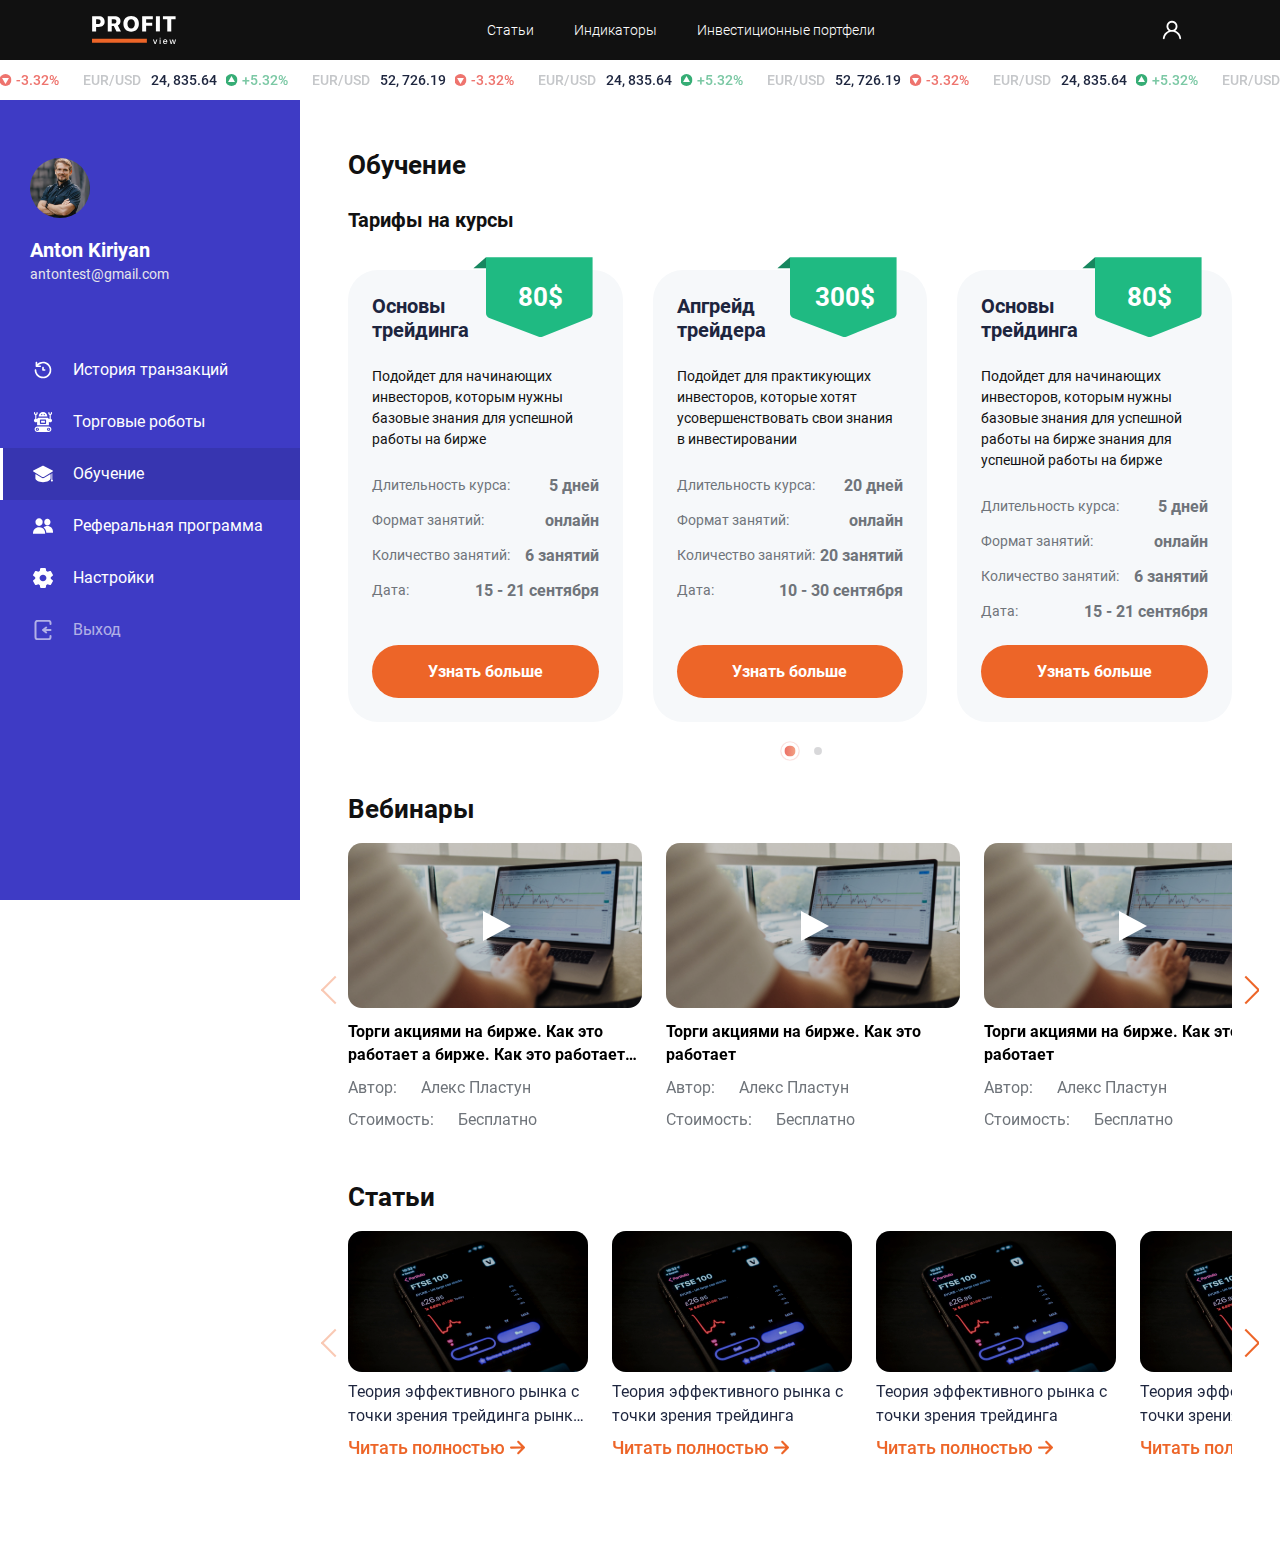
<file: account-study.html>
<!DOCTYPE html>
<html>

<head>
    <meta charset="UTF-8" />
    <meta name="viewport" content="width=device-width, initial-scale=1.0" />
    <meta http-equiv="X-UA-Compatible" content="ie=edge" />
    <title>Profit View</title>
    <link rel='stylesheet' href='./js/bootstrap/css/bootstrap.min.css'>
    <link rel='stylesheet' href='./js/swiper/swiper-bundle.min.css'>
    <link rel='stylesheet' href='./css/stylesheet.css'>

</head>

<body>
    <header class="header">
        <div class="container d-flex align-center justify-content-between">
            <div class="header-logo">
                <a href="/"><img src="./images/logo.svg" alt=""></a>
            </div>
            <div class="header-nav">
                <div class="menu-toggle"></div>
                <div class="header-wrap">
                    <div class="header-scroll">
                        <span class="menu-back"></span>
                        <nav class="header-menu">
                            <ul>
                                <li><a href="/">Статьи</a></li>
                                <li><a href="/">Индикаторы</a></li>
                                <li><a href="/">Инвестиционные портфели</a></li>
                            </ul>
                            <div class="header-social-wrap">
                                <div>Социальные сети</div>
                                <div class="header-social">
                                    <a href="/"><span class="pv pv-twitter"></span></a>
                                    <a href="/"><span class="pv pv-instagram"></span></a>
                                    <a href="/"><span class="pv pv-facebook"></span></a>
                                    <a href="/"><span class="pv pv-youtube"></span></a>
                                </div>
                            </div>
                            <a href="/" class="header-user-out"><span class="pv pv-logout"></span> Выход</a>
                        </nav>
                    </div>
                </div>
                <div class="header-user dropdown">
                    <a href="#" data-bs-toggle="dropdown" aria-expanded="false"><span class="pv pv-user"></span></a>
                    <ul class="dropdown-menu">
                        <li><a class="dropdown-item" href="#">Личный кабинет</a></li>
                        <li><a class="dropdown-item" href="#">Личный кабинет</a></li>
                        <li><a class="dropdown-item" href="#">Личный кабинет</a></li>
                        <li><a class="dropdown-item" href="#">Выход</a></li>
                    </ul>
                </div>
            </div>
        </div>

        <div class="ticker">
            <div class="swiper-container ticker-swiper">
                <div class="swiper-wrapper">
                    <div class="swiper-slide">
                        <div class="ticker-item"><span class="ticker-cur">Eur/USD</span><span class="ticker-rate">24, 835.64</span><span class="ticker-change"><span class="ticker-increase">+5.32%</span></span></div>
                    </div>
                    <div class="swiper-slide">
                        <div class="ticker-item"><span class="ticker-cur">Eur/USD</span><span class="ticker-rate">52, 726.19</span><span class="ticker-change"><span class="ticker-decrease">-3.32%</span></span></div>
                    </div>
                    <div class="swiper-slide">
                        <div class="ticker-item"><span class="ticker-cur">Eur/USD</span><span class="ticker-rate">24, 835.64</span><span class="ticker-change"><span class="ticker-increase">+5.32%</span></span></div>
                    </div>
                    <div class="swiper-slide">
                        <div class="ticker-item"><span class="ticker-cur">Eur/USD</span><span class="ticker-rate">52, 726.19</span><span class="ticker-change"><span class="ticker-decrease">-3.32%</span></span></div>
                    </div>
                    <div class="swiper-slide">
                        <div class="ticker-item"><span class="ticker-cur">Eur/USD</span><span class="ticker-rate">24, 835.64</span><span class="ticker-change"><span class="ticker-increase">+5.32%</span></span></div>
                    </div>
                    <div class="swiper-slide">
                        <div class="ticker-item"><span class="ticker-cur">Eur/USD</span><span class="ticker-rate">52, 726.19</span><span class="ticker-change"><span class="ticker-decrease">-3.32%</span></span></div>
                    </div>
                    <div class="swiper-slide">
                        <div class="ticker-item"><span class="ticker-cur">Eur/USD</span><span class="ticker-rate">24, 835.64</span><span class="ticker-change"><span class="ticker-increase">+5.32%</span></span></div>
                    </div>
                    <div class="swiper-slide">
                        <div class="ticker-item"><span class="ticker-cur">Eur/USD</span><span class="ticker-rate">52, 726.19</span><span class="ticker-change"><span class="ticker-decrease">-3.32%</span></span></div>
                    </div>
                    <div class="swiper-slide">
                        <div class="ticker-item"><span class="ticker-cur">Eur/USD</span><span class="ticker-rate">24, 835.64</span><span class="ticker-change"><span class="ticker-increase">+5.32%</span></span></div>
                    </div>
                    <div class="swiper-slide">
                        <div class="ticker-item"><span class="ticker-cur">Eur/USD</span><span class="ticker-rate">52, 726.19</span><span class="ticker-change"><span class="ticker-decrease">-3.32%</span></span></div>
                    </div>
                </div>
            </div>
        </div>
    </header>


    <div class="account">
        <div class="account-nav-mob">
            <div class="account-nav">
                <a href="./account-history.html">
                    <img src="./images/account/history.svg" alt="">
                </a>
                <a href="./account-robots.html">
                    <img src="./images/account/robot.svg" alt="">
                </a>
                <a href="./account-study.html" class="active">
                    <img src="./images/account/college-graduation.svg" alt="">
                </a>
                <a href="./account-referal.html">
                    <img src="./images/account/friends.svg" alt="">
                </a>
                <a href="./account-settings.html">
                    <img src="./images/account/setting.svg" alt="">
                </a>
                <a href="#" class="nav-logout" data-bs-toggle="modal" data-bs-target="#logoutModal">
                    <img src="./images/account/log-in.svg" alt="">
                </a>
            </div>
        </div>
        <div class="account-nav-desk offcanvas offcanvas-start show" data-bs-scroll="true" data-bs-backdrop="false" tabindex="-1" id="offcanvasAccount">
            <div class="offcanvas-body">
                <div class="offcanvas-header">
                    <div class="user-pic">
                        <img src="./images/alex.jpg" alt="">
                        <button type="button"><span class="pv pv-plus"></span></button>
                    </div>
                    <div class="user-name">Anton Kiriyan</div>
                    <div class="user-email">antontest@gmail.com</div>
                </div>
                <div class="account-nav">
                    <a href="./account-history.html">
                        <img src="./images/account/history.svg" alt="">
                        <span>История транзакций</span>
                    </a>
                    <a href="./account-robots.html">
                        <img src="./images/account/robot.svg" alt="">
                        <span>Торговые роботы</span>
                    </a>
                    <a href="./account-study.html" class="active">
                        <img src="./images/account/college-graduation.svg" alt="">
                        <span>Обучение</span>
                    </a>
                    <a href="./account-referal.html">
                        <img src="./images/account/friends.svg" alt="">
                        <span>Реферальная программа</span>
                    </a>
                    <a href="./account-settings.html">
                        <img src="./images/account/setting.svg" alt="">
                        <span>Настройки</span>
                    </a>
                    <a href="#" class="nav-logout" data-bs-toggle="modal" data-bs-target="#logoutModal">
                        <img src="./images/account/log-in.svg" alt="">
                        <span>Выход</span>
                    </a>
                </div>
            </div>
        </div>
        <div class="account-content">
            <div class="title-3 mb-4">Обучение</div>
            <div class="title-4 mb-3">Тарифы на курсы</div>

            <div class="swiper-container cources-swiper">
                <div class="swiper-wrapper">

                    <div class="swiper-slide">
                        <div class="subs-item">
                            <div class="subs-amount">80$</div>
                            <div class="subs-title">Основы трейдинга</div>
                            <div class="subs-list">
                                <p>
                                    Подойдет для начинающих инвесторов, которым нужны базовые знания для успешной работы на бирже
                                </p>
                                <div>
                                    <span>Длительность курса:</span>
                                    <span>5 дней</span>
                                </div>
                                <div>
                                    <span>Формат занятий:</span>
                                    <span>онлайн</span>
                                </div>
                                <div>
                                    <span>Количество занятий:</span>
                                    <span>6 занятий</span>
                                </div>
                                <div>
                                    <span>Дата:</span>
                                    <span>15 - 21 сентября</span>
                                </div>
                            </div>
                            <div class="subs-btn">
                                <a href="/" class="btn-primary">Узнать больше</a>
                            </div>
                        </div>
                    </div>

                    <div class="swiper-slide">
                        <div class="subs-item">
                            <div class="subs-amount">300$</div>
                            <div class="subs-title">Апгрейд трейдера</div>
                            <div class="subs-list">
                                <p>
                                    Подойдет для практикующих инвесторов, которые хотят усовершенствовать свои знания в инвестировании
                                </p>
                                <div>
                                    <span>Длительность курса:</span>
                                    <span>20 дней</span>
                                </div>
                                <div>
                                    <span>Формат занятий:</span>
                                    <span>онлайн</span>
                                </div>
                                <div>
                                    <span>Количество занятий:</span>
                                    <span>20 занятий</span>
                                </div>
                                <div>
                                    <span>Дата:</span>
                                    <span>10 - 30 сентября</span>
                                </div>
                            </div>
                            <div class="subs-btn">
                                <a href="/" class="btn-primary">Узнать больше</a>
                            </div>
                        </div>
                    </div>

                    <div class="swiper-slide">
                        <div class="subs-item">
                            <div class="subs-amount">80$</div>
                            <div class="subs-title">Основы трейдинга</div>
                            <div class="subs-list">
                                <p>
                                    Подойдет для начинающих инвесторов, которым нужны базовые знания для успешной работы на бирже знания для успешной работы на бирже   
                                </p>
                                <div>
                                    <span>Длительность курса:</span>
                                    <span>5 дней</span>
                                </div>
                                <div>
                                    <span>Формат занятий:</span>
                                    <span>онлайн</span>
                                </div>
                                <div>
                                    <span>Количество занятий:</span>
                                    <span>6 занятий</span>
                                </div>
                                <div>
                                    <span>Дата:</span>
                                    <span>15 - 21 сентября</span>
                                </div>
                            </div>
                            <div class="subs-btn">
                                <a href="/" class="btn-primary">Узнать больше</a>
                            </div>
                        </div>
                    </div>

                    <div class="swiper-slide">
                        <div class="subs-item">
                            <div class="subs-amount">300$</div>
                            <div class="subs-title">Апгрейд трейдера</div>
                            <div class="subs-list">
                                <p>
                                    Подойдет для практикующих инвесторов, которые хотят усовершенствовать свои знания в инвестировании
                                </p>
                                <div>
                                    <span>Длительность курса:</span>
                                    <span>20 дней</span>
                                </div>
                                <div>
                                    <span>Формат занятий:</span>
                                    <span>онлайн</span>
                                </div>
                                <div>
                                    <span>Количество занятий:</span>
                                    <span>20 занятий</span>
                                </div>
                                <div>
                                    <span>Дата:</span>
                                    <span>10 - 30 сентября</span>
                                </div>
                            </div>
                            <div class="subs-btn">
                                <a href="/" class="btn-primary">Узнать больше</a>
                            </div>
                        </div>
                    </div>
                  
                  
                </div>
                <div class="swiper-pagination"></div>
            </div>


            <div class="title-3 mb-3">Вебинары</div>
            <div class="swiper-container webinars-swiper">
                <div class="swiper-wrapper">
                    <div class="swiper-slide">
                        <div class="card card-flat">
                            <a href="/" class="card-image">
                                <img src="./images/webinars.jpg" alt="" draggable="false">
                            </a>
                            <div class="card-title">
                                Торги акциями на бирже. Как это работает а бирже. Как это работает работает
                            </div>
                            <div class="card-text">
                                <div>
                                    <span>Автор:</span>
                                    <span>Алекс Пластун</span>
                                </div>
                                <div>
                                    <span>Стоимость:</span>
                                    <span>Бесплатно</span>
                                </div>
                            </div>
                        </div>
                    </div>
                    <div class="swiper-slide">
                        <div class="card card-flat">
                            <a href="/" class="card-image">
                                <img src="./images/webinars.jpg" alt="" draggable="false">
                            </a>
                            <div class="card-title">
                                Торги акциями на бирже. Как это работает
                            </div>
                            <div class="card-text">
                                <div>
                                    <span>Автор:</span>
                                    <span>Алекс Пластун</span>
                                </div>
                                <div>
                                    <span>Стоимость:</span>
                                    <span>Бесплатно</span>
                                </div>
                            </div>
                        </div>
                    </div>
                    <div class="swiper-slide">
                        <div class="card card-flat">
                            <a href="/" class="card-image">
                                <img src="./images/webinars.jpg" alt="" draggable="false">
                            </a>
                            <div class="card-title">
                                Торги акциями на бирже. Как это работает
                            </div>
                            <div class="card-text">
                                <div>
                                    <span>Автор:</span>
                                    <span>Алекс Пластун</span>
                                </div>
                                <div>
                                    <span>Стоимость:</span>
                                    <span>Бесплатно</span>
                                </div>
                            </div>
                        </div>
                    </div>
                    <div class="swiper-slide">
                        <div class="card card-flat">
                            <a href="/" class="card-image">
                                <img src="./images/webinars.jpg" alt="" draggable="false">
                            </a>
                            <div class="card-title">
                                Торги акциями на бирже. Как это работает
                            </div>
                            <div class="card-text">
                                <div>
                                    <span>Автор:</span>
                                    <span>Алекс Пластун</span>
                                </div>
                                <div>
                                    <span>Стоимость:</span>
                                    <span>Бесплатно</span>
                                </div>
                            </div>
                        </div>
                    </div>
                    <div class="swiper-slide">
                        <div class="card card-flat">
                            <a href="/" class="card-image">
                                <img src="./images/webinars.jpg" alt="" draggable="false">
                            </a>
                            <div class="card-title">
                                Торги акциями на бирже. Как это работает
                            </div>
                            <div class="card-text">
                                <div>
                                    <span>Автор:</span>
                                    <span>Алекс Пластун</span>
                                </div>
                                <div>
                                    <span>Стоимость:</span>
                                    <span>Бесплатно</span>
                                </div>
                            </div>
                        </div>
                    </div>
             
                </div>
                <div class="swiper-button-prev"></div>
                <div class="swiper-button-next"></div>
                <div class="swiper-pagination"></div>
            </div>

            <div class="title-3 mb-3">Статьи</div>
            <div class="swiper-container articles-swiper">
                <div class="swiper-wrapper">
                    <div class="swiper-slide">
                        <div class="card card-flat">
                            <a href="/" class="card-image">
                                <img src="./images/article.jpg" alt="" draggable="false">
                            </a>
                            <div class="card-text">
                                Теория эффективного рынка с точки зрения трейдинга  рынка с точки зрения трейдинга
                            </div>
                            <a href="/" class="card-link">Читать полностью <span class="pv pv-link-arrow"></span></a>
                        </div>
                    </div>
                    <div class="swiper-slide">
                        <div class="card card-flat">
                            <a href="/" class="card-image">
                                <img src="./images/article.jpg" alt="" draggable="false">
                            </a>
                            <div class="card-text">
                                Теория эффективного рынка с точки зрения трейдинга
                            </div>
                            <a href="/" class="card-link">Читать полностью <span class="pv pv-link-arrow"></span></a>
                        </div>
                    </div>
                    <div class="swiper-slide">
                        <div class="card card-flat">
                            <a href="/" class="card-image">
                                <img src="./images/article.jpg" alt="" draggable="false">
                            </a>
                            <div class="card-text">
                                Теория эффективного рынка с точки зрения трейдинга
                            </div>
                            <a href="/" class="card-link">Читать полностью <span class="pv pv-link-arrow"></span></a>
                        </div>
                    </div>
                    <div class="swiper-slide">
                        <div class="card card-flat">
                            <a href="/" class="card-image">
                                <img src="./images/article.jpg" alt="" draggable="false">
                            </a>
                            <div class="card-text">
                                Теория эффективного рынка с точки зрения трейдинга
                            </div>
                            <a href="/" class="card-link">Читать полностью <span class="pv pv-link-arrow"></span></a>
                        </div>
                    </div>
                    <div class="swiper-slide">
                        <div class="card card-flat">
                            <a href="/" class="card-image">
                                <img src="./images/article.jpg" alt="" draggable="false">
                            </a>
                            <div class="card-text">
                                Теория эффективного рынка с точки зрения трейдинга
                            </div>
                            <a href="/" class="card-link">Читать полностью <span class="pv pv-link-arrow"></span></a>
                        </div>
                    </div>
                    <div class="swiper-slide">
                        <div class="card card-flat">
                            <a href="/" class="card-image">
                                <img src="./images/article.jpg" alt="" draggable="false">
                            </a>
                            <div class="card-text">
                                Теория эффективного рынка с точки зрения трейдинга
                            </div>
                            <a href="/" class="card-link">Читать полностью <span class="pv pv-link-arrow"></span></a>
                        </div>
                    </div>
                </div>
                <div class="swiper-button-prev"></div>
                <div class="swiper-button-next"></div>
                <div class="swiper-pagination"></div>
            </div>
      
        </div>
     
    </div>
 

    <div class="modal fade" id="logoutModal" tabindex="-1" aria-hidden="true">
        <div class="modal-dialog modal-dialog-centered">
          <div class="modal-content">
            <div class="modal-header">
                <button type="button" class="btn-close" data-bs-dismiss="modal" aria-label="Close"></button>
            </div>
            <div class="modal-body d-flex flex-column align-items-center">
                <span class="pv pv-logout-modal mb-4"></span>
                <div class="title-4 text-center mb-1">Выход из аккаунта</div>
                <div class="text-grey text-center">Вы уверены, что хотите выйти?</div>
                <div class="w-100 d-flex flex-column flex-md-row justify-content-center mt-4">
                    <a href="/" class="btn-primary me-1">Выйти</a>
                    <button class="btn-secondary ms-1" data-bs-dismiss="modal" aria-label="Close">Закрыть</a>
                </div>
            </div>
           
          </div>
        </div>
    </div>


    <script src="./js/bootstrap/js/popper.min.js"></script>
    <script src="./js/bootstrap/js/bootstrap.min.js"></script>
    <script src="./js/swiper/swiper-bundle.min.js"></script>
    <script src="./js/main.js"></script>

</body>

</html>
</file>
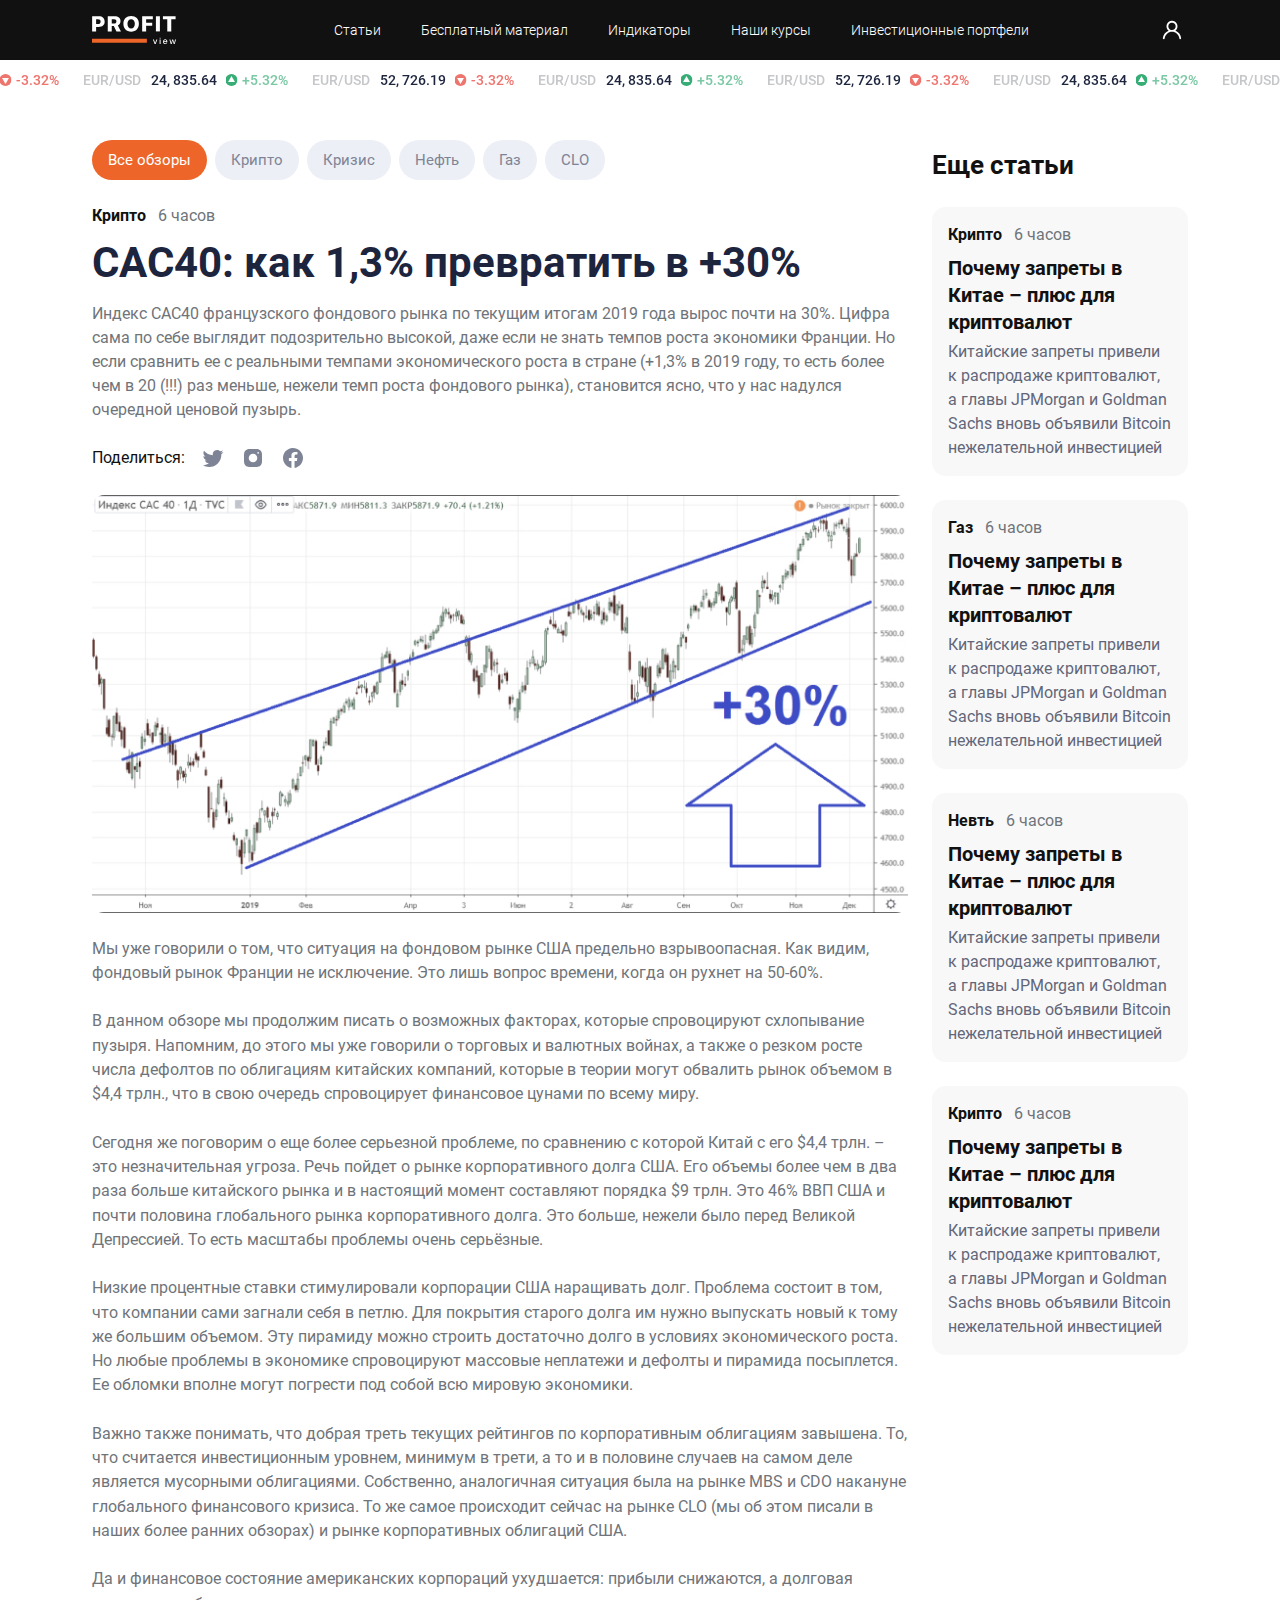
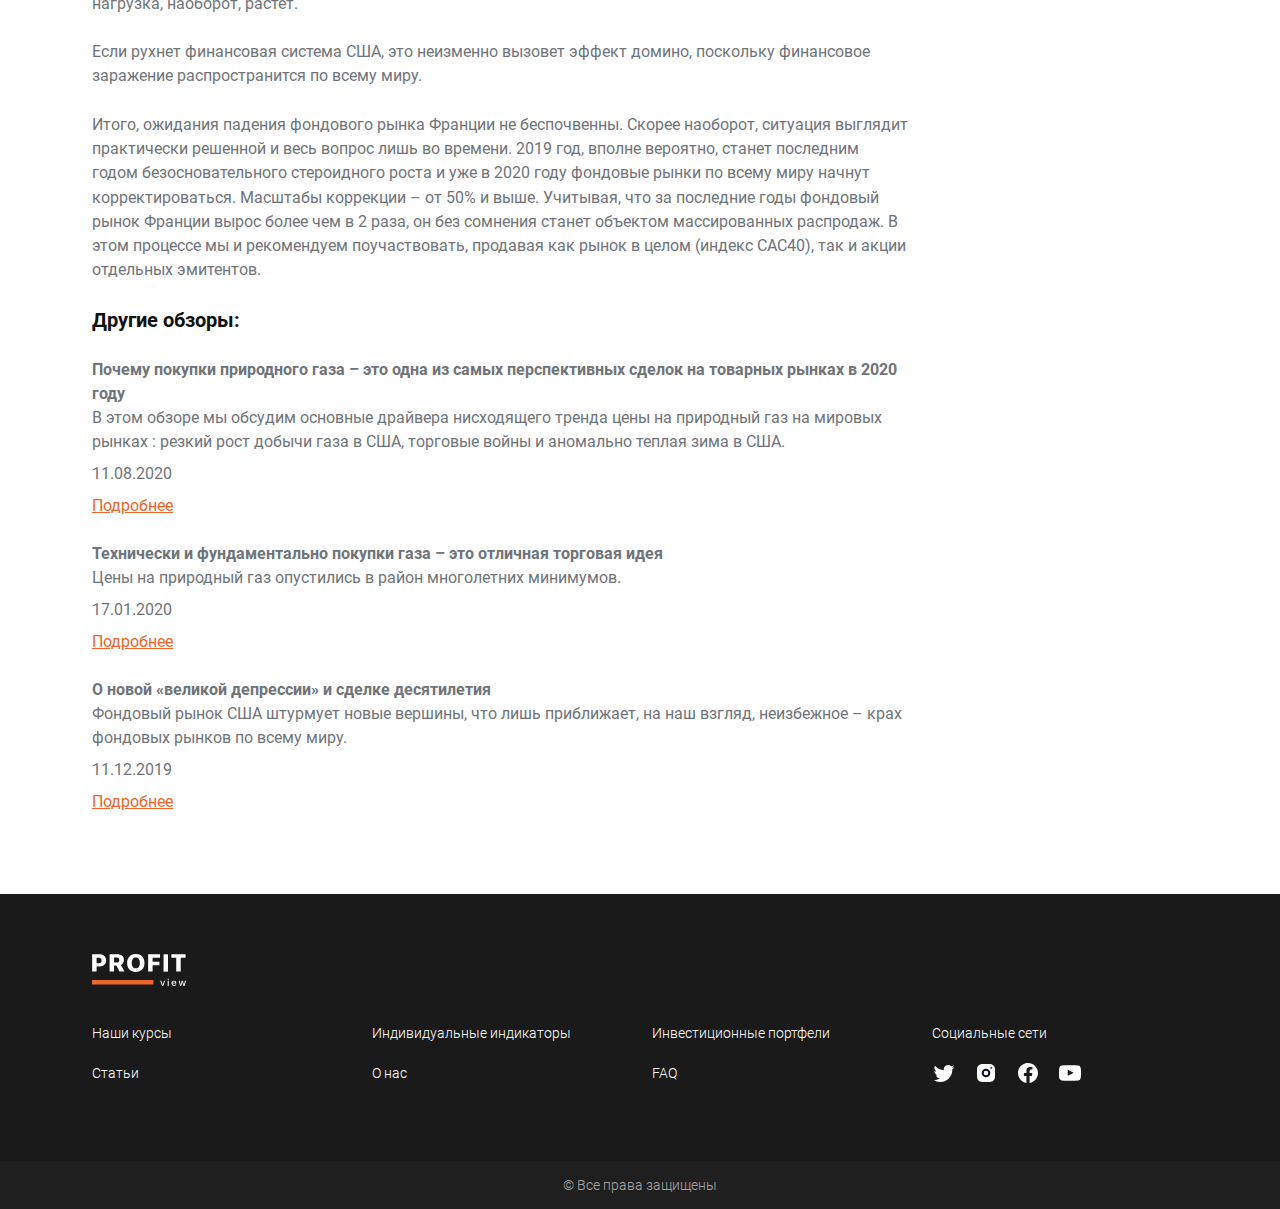
<file: article-1.html>
<!DOCTYPE html>
<html>

<head>
    <meta charset="UTF-8" />
    <meta name="viewport" content="width=device-width, initial-scale=1.0" />
    <meta http-equiv="X-UA-Compatible" content="ie=edge" />
    <title>Profit View</title>
    <link rel='stylesheet' href='./js/bootstrap/css/bootstrap.min.css'>
    <link rel='stylesheet' href='./js/swiper/swiper-bundle.min.css'>
    <link rel='stylesheet' href='./css/stylesheet.css'>

</head>

<body>
    <header class="header">
        <div class="container d-flex align-center justify-content-between">
            <div class="header-logo">
                <a href="/"><img src="./images/logo.svg" alt=""></a>
            </div>
            <div class="header-nav">
                <div class="menu-toggle"></div>
                <div class="header-wrap">
                    <div class="header-scroll">
                        <span class="menu-back"></span>
                        <nav class="header-menu">
                            <ul>
                                <li><a href="/">Статьи</a></li>
                                <li><a href="/">Бесплатный материал</a></li>
                                <li><a href="/">Индикаторы</a></li>
                                <li><a href="/">Наши курсы</a></li>
                                <li><a href="/">Инвестиционные портфели</a></li>
                            </ul>
                            <div class="header-social-wrap">
                                <div>Социальные сети</div>
                                <div class="header-social">
                                    <a href="/"><span class="pv pv-twitter"></span></a>
                                    <a href="/"><span class="pv pv-instagram"></span></a>
                                    <a href="/"><span class="pv pv-facebook"></span></a>
                                    <a href="/"><span class="pv pv-youtube"></span></a>
                                </div>
                            </div>
                            <a href="/" class="header-user-out"><span class="pv pv-logout"></span> Выход</a>
                        </nav>
                    </div>
                </div>
                <div class="header-user">
                    <div class="user-toggle" data-bs-toggle="modal" data-bs-target="#userModal"><span
                            class="pv pv-user"></span></div>
                </div>
            </div>
        </div>

        <div class="ticker">
            <div class="swiper-container ticker-swiper">
                <div class="swiper-wrapper">
                    <div class="swiper-slide">
                        <div class="ticker-item"><span class="ticker-cur">Eur/USD</span><span class="ticker-rate">24,
                                835.64</span><span class="ticker-change"><span
                                    class="ticker-increase">+5.32%</span></span></div>
                    </div>
                    <div class="swiper-slide">
                        <div class="ticker-item"><span class="ticker-cur">Eur/USD</span><span class="ticker-rate">52,
                                726.19</span><span class="ticker-change"><span
                                    class="ticker-decrease">-3.32%</span></span></div>
                    </div>
                    <div class="swiper-slide">
                        <div class="ticker-item"><span class="ticker-cur">Eur/USD</span><span class="ticker-rate">24,
                                835.64</span><span class="ticker-change"><span
                                    class="ticker-increase">+5.32%</span></span></div>
                    </div>
                    <div class="swiper-slide">
                        <div class="ticker-item"><span class="ticker-cur">Eur/USD</span><span class="ticker-rate">52,
                                726.19</span><span class="ticker-change"><span
                                    class="ticker-decrease">-3.32%</span></span></div>
                    </div>
                    <div class="swiper-slide">
                        <div class="ticker-item"><span class="ticker-cur">Eur/USD</span><span class="ticker-rate">24,
                                835.64</span><span class="ticker-change"><span
                                    class="ticker-increase">+5.32%</span></span></div>
                    </div>
                    <div class="swiper-slide">
                        <div class="ticker-item"><span class="ticker-cur">Eur/USD</span><span class="ticker-rate">52,
                                726.19</span><span class="ticker-change"><span
                                    class="ticker-decrease">-3.32%</span></span></div>
                    </div>
                    <div class="swiper-slide">
                        <div class="ticker-item"><span class="ticker-cur">Eur/USD</span><span class="ticker-rate">24,
                                835.64</span><span class="ticker-change"><span
                                    class="ticker-increase">+5.32%</span></span></div>
                    </div>
                    <div class="swiper-slide">
                        <div class="ticker-item"><span class="ticker-cur">Eur/USD</span><span class="ticker-rate">52,
                                726.19</span><span class="ticker-change"><span
                                    class="ticker-decrease">-3.32%</span></span></div>
                    </div>
                    <div class="swiper-slide">
                        <div class="ticker-item"><span class="ticker-cur">Eur/USD</span><span class="ticker-rate">24,
                                835.64</span><span class="ticker-change"><span
                                    class="ticker-increase">+5.32%</span></span></div>
                    </div>
                    <div class="swiper-slide">
                        <div class="ticker-item"><span class="ticker-cur">Eur/USD</span><span class="ticker-rate">52,
                                726.19</span><span class="ticker-change"><span
                                    class="ticker-decrease">-3.32%</span></span></div>
                    </div>
                </div>
            </div>
        </div>
    </header>

    <div class="modal fade" id="userModal" tabindex="-1" aria-hidden="true">
        <div class="modal-dialog">
            <div class="modal-content">
                <div class="modal-header">
                    <button type="button" class="btn-close" data-bs-dismiss="modal" aria-label="Close"></button>
                </div>
                <div class="modal-body d-flex flex-column-reverse">
                    <ul class="nav" role="tablist">
                        <li class="nav-item" role="presentation">
                            <a class="nav-link active" id="login-tab" data-bs-toggle="pill" data-bs-target="#login"
                                role="tab" aria-controls="login" aria-selected="true">Log in</a>
                            <span>Have an account?</span>
                        </li>
                        <li class="nav-item" role="presentation">
                            <a class="nav-link" id="signup-tab" data-bs-toggle="pill" data-bs-target="#signup"
                                role="tab" aria-controls="signup" aria-selected="false">Join free today</a>
                            <span>Dont have an account?</span>
                        </li>
                    </ul>
                    <div class="tab-content" id="pills-tabContent">
                        <div class="tab-pane fade show active" id="login" role="tabpanel" aria-labelledby="login-tab">
                            <div class="mb-2">
                                Welcome back
                            </div>
                            <div class="modal-title">
                                Login to your account
                            </div>
                            <form class="login-form" action="">
                                <div class="input-field">
                                    <input type="email" name="login-email" placeholder="Email">
                                </div>
                                <div class="input-field">
                                    <input type="password" name="login-password" placeholder="Password">
                                </div>
                                <div class="d-flex justify-content-between align-items-center mb-4">
                                    <div class="form-check">
                                        <input class="form-check-input" type="checkbox" value="" id="loginRemember">
                                        <label class="form-check-label" for="loginRemember">
                                            Remember me
                                        </label>
                                    </div>
                                    <a href="/" class="forgot-pswrd text-grey--light">Forgot password?</a>
                                </div>
                                <button class="btn-primary btn-full btn-md">Log in</button>
                            </form>
                            <div class="login-social">
                                <div class="text-center text-grey--light">Вход через соц сети</div>
                                <div class="social-list d-flex justify-content-center">
                                    <a href="/" class="modal-twitter"><img src="./images/icons/modal-twitter.svg"
                                            alt=""></a>
                                    <a href="/" class="modal-facebook"><img src="./images/icons/modal-facebook.svg"
                                            alt=""></a>
                                    <a href="/" class="modal-apple"><img src="./images/icons/modal-apple.svg"
                                            alt=""></a>
                                    <a href="/" class="modal-gplus"><img src="./images/icons/modal-gplus.svg"
                                            alt=""></a>
                                </div>
                            </div>
                        </div>
                        <div class="tab-pane fade" id="signup" role="tabpanel" aria-labelledby="signup-tab">
                            <div class="modal-title">
                                Get started
                            </div>
                            <form class="login-form" action="">
                                <div class="input-field">
                                    <input type="name" name="signup-name" placeholder="Name">
                                </div>
                                <div class="input-field">
                                    <input type="email" name="signup-email" placeholder="Email">
                                </div>
                                <div class="input-field">
                                    <input type="password" name="signup-password" placeholder="Password">
                                </div>
                                <div class="input-field">
                                    <input type="password" name="signup-repeat-password" placeholder="Repeat password">
                                </div>
                                <div class="form-check mb-4">
                                    <input class="form-check-input" type="checkbox" value="" id="signupRemember">
                                    <label class="form-check-label" for="signupRemember">
                                        Remember me
                                    </label>
                                </div>
                                <button class="btn-primary btn-full btn-md">Get started</button>
                            </form>
                            <div class="login-social">
                                <div class="text-center text-grey--light">Вход через соц сети</div>
                                <div class="social-list d-flex justify-content-center">
                                    <a href="/" class="modal-twitter"><img src="./images/icons/modal-twitter.svg"
                                            alt=""></a>
                                    <a href="/" class="modal-facebook"><img src="./images/icons/modal-facebook.svg"
                                            alt=""></a>
                                    <a href="/" class="modal-apple"><img src="./images/icons/modal-apple.svg"
                                            alt=""></a>
                                    <a href="/" class="modal-gplus"><img src="./images/icons/modal-gplus.svg"
                                            alt=""></a>
                                </div>
                            </div>
                        </div>
                    </div>
                </div>
            </div>
        </div>
    </div>



    <!-- Article start -->
    <div class="article-page bg-light-mob">
        <div class="container">
            <div class="row">
                <div class="col-lg-9">
                    <div class="page-heading">
                        <div class="page-heading-content">
                            <div class="heading-tags">
                                <a href="/" class="nav-link active">Все обзоры</a>
                                <a href="/" class="nav-link">Крипто</a>
                                <a href="/" class="nav-link">Кризис</a>
                                <a href="/" class="nav-link">Нефть</a>
                                <a href="/" class="nav-link">Газ</a>
                                <a href="/" class="nav-link">CLO</a>
                            </div>
                            <div class="heading-info mb-2">
                                <b>Крипто</b>
                                <span class="text-grey--light ps-2">6 часов</span>
                            </div>
                            <h1>CAC40: как 1,3% превратить в +30%</h1>
                            <div class="subtitle">
                                Индекс CAC40 французского фондового рынка по текущим итогам 2019 года вырос почти на 30%. Цифра сама по себе выглядит подозрительно высокой, даже если не знать темпов роста экономики Франции. Но если сравнить ее с реальными темпами экономического роста в стране (+1,3% в 2019 году, то есть более чем в 20 (!!!) раз меньше, нежели темп роста фондового рынка), становится ясно, что у нас надулся очередной ценовой пузырь.
                            </div>
                            <div class="heading-share d-flex align-items-center">
                                <span>Поделиться:</span>
                                <a href="" class="ms-3"><span class="pv pv-twitter-grey"></span></a>
                                <a href="" class="ms-3"><span class="pv pv-instagram-grey"></span></a>
                                <a href="" class="ms-3"><span class="pv pv-facebook-grey"></span></a>
                            </div>
                        </div>
                    </div>
                    <div class="page-content">
                        <img src="./images/article-1.jpg" alt="" draggable="false">
                        <p>
                            Мы уже говорили о том, что ситуация на фондовом рынке США предельно взрывоопасная. Как видим, фондовый рынок Франции
                            не исключение. Это лишь вопрос времени, когда он рухнет на 50-60%.
                        </p>
                        <p>
                            В данном обзоре мы продолжим писать о возможных факторах, которые спровоцируют схлопывание пузыря. Напомним, до
                            этого мы уже говорили о торговых и валютных войнах, а также о резком росте числа дефолтов по облигациям китайских
                            компаний, которые в теории могут обвалить рынок объемом в $4,4 трлн., что в свою очередь спровоцирует финансовое
                            цунами по всему миру.
                        </p>
                        <p>
                            Сегодня же поговорим о еще более серьезной проблеме, по сравнению с которой Китай с его $4,4 трлн. – это
                            незначительная угроза. Речь пойдет о рынке корпоративного долга США. Его объемы более чем в два раза больше
                            китайского рынка и в настоящий момент составляют порядка $9 трлн. Это 46% ВВП США и почти половина глобального рынка
                            корпоративного долга. Это больше, нежели было перед Великой Депрессией. То есть масштабы проблемы очень серьёзные.
                        </p>
                        <p>
                            Низкие процентные ставки стимулировали корпорации США наращивать долг. Проблема состоит в том, что компании сами
                            загнали себя в петлю. Для покрытия старого долга им нужно выпускать новый к тому же большим объемом. Эту пирамиду
                            можно строить достаточно долго в условиях экономического роста. Но любые проблемы в экономике спровоцируют массовые
                            неплатежи и дефолты и пирамида посыплется. Ее обломки вполне могут погрести под собой всю мировую экономики.
                        </p>
                        <p>
                            Важно также понимать, что добрая треть текущих рейтингов по корпоративным облигациям завышена. То, что считается
                            инвестиционным уровнем, минимум в трети, а то и в половине случаев на самом деле является мусорными облигациями.
                            Собственно, аналогичная ситуация была на рынке MBS и CDO накануне глобального финансового кризиса. То же самое
                            происходит сейчас на рынке CLO (мы об этом писали в наших более ранних обзорах) и рынке корпоративных облигаций США.
                        </p>
                        <p>
                            Да и финансовое состояние американских корпораций ухудшается: прибыли снижаются, а долговая нагрузка, наоборот,
                            растет.
                        </p>
                        <p>
                            Если рухнет финансовая система США, это неизменно вызовет эффект домино, поскольку финансовое заражение
                            распространится по всему миру.
                        </p>
                        <p>
                            Итого, ожидания падения фондового рынка Франции не беспочвенны. Скорее наоборот, ситуация выглядит практически
                            решенной и весь вопрос лишь во времени. 2019 год, вполне вероятно, станет последним годом безосновательного
                            стероидного роста и уже в 2020 году фондовые рынки по всему миру начнут корректироваться. Масштабы коррекции – от
                            50% и выше. Учитывая, что за последние годы фондовый рынок Франции вырос более чем в 2 раза, он без сомнения станет
                            объектом массированных распродаж. В этом процессе мы и рекомендуем поучаствовать, продавая как рынок в целом (индекс
                            CAC40), так и акции отдельных эмитентов.
                        </p>
                    </div>
                    <div class="relative">
                        <div class="title-4">Другие обзоры:</div>
                        <div class="relative-item">
                            <a href="/">Почему покупки природного газа – это одна из самых перспективных сделок на товарных рынках в 2020 году</a>
                            <div>
                                В этом обзоре мы обсудим основные драйвера нисходящего тренда цены на природный газ на мировых рынках : резкий рост
                                добычи газа в США, торговые войны и аномально теплая зима в США.
                            </div>
                            <div class="relative-date">11.08.2020</div>
                            <a href="/" class="more-link">Подробнее</a>
                        </div>
                        <div class="relative-item">
                            <a href="/">Технически и фундаментально покупки газа – это отличная торговая идея</a>
                            <div>
                                Цены на природный газ опустились в район многолетних минимумов.
                            </div>
                            <div class="relative-date">17.01.2020</div>
                            <a href="/" class="more-link">Подробнее</a>
                        </div>
                        <div class="relative-item">
                            <a href="/">О новой «великой депрессии» и сделке десятилетия</a>
                            <div>
                                Фондовый рынок США штурмует новые вершины, что лишь приближает, на наш взгляд, неизбежное – крах фондовых рынков по всему миру.
                            </div>
                            <div class="relative-date">11.12.2019</div>
                            <a href="/" class="more-link">Подробнее</a>
                        </div>
                    </div>
                </div>

                <div class="col-lg-3 article-right">
                    <div class="title-3 mt-5">Еще статьи</div>
                    <div class="article-item">
                        <div class="article-info mb-2">
                            <b>Крипто</b>
                            <span class="text-grey--light ps-2">6 часов</span>
                        </div>
                        <div class="title-4">Почему запреты в Китае – плюс для криптовалют</div>
                        <div class="text-grey">
                            Китайские запреты привели к распродаже криптовалют, а главы JPMorgan и Goldman Sachs вновь объявили Bitcoin нежелательной инвестицией
                        </div>
                    </div>
                    <div class="article-item">
                        <div class="article-info mb-2">
                            <b>Газ</b>
                            <span class="text-grey--light ps-2">6 часов</span>
                        </div>
                        <div class="title-4">Почему запреты в Китае – плюс для криптовалют</div>
                        <div class="text-grey">
                            Китайские запреты привели к распродаже криптовалют, а главы JPMorgan и Goldman Sachs вновь объявили Bitcoin нежелательной инвестицией
                        </div>
                    </div>
                    <div class="article-item">
                        <div class="article-info mb-2">
                            <b>Невть</b>
                            <span class="text-grey--light ps-2">6 часов</span>
                        </div>
                        <div class="title-4">Почему запреты в Китае – плюс для криптовалют</div>
                        <div class="text-grey">
                            Китайские запреты привели к распродаже криптовалют, а главы JPMorgan и Goldman Sachs вновь объявили Bitcoin нежелательной инвестицией
                        </div>
                    </div>
                    <div class="article-item">
                        <div class="article-info mb-2">
                            <b>Крипто</b>
                            <span class="text-grey--light ps-2">6 часов</span>
                        </div>
                        <div class="title-4">Почему запреты в Китае – плюс для криптовалют</div>
                        <div class="text-grey">
                            Китайские запреты привели к распродаже криптовалют, а главы JPMorgan и Goldman Sachs вновь объявили Bitcoin нежелательной инвестицией
                        </div>
                    </div>
                </div>
            </div>
        </div>
    </div>

    <!-- Article end -->


    <footer class="footer">
        <div class="container">
            <div class="row">
                <div class="col-lg-3">
                    <div class="footer-logo"><a href="/"><img src="./images/logo.svg" alt=""></a></div>
                </div>
            </div>
            <div class="row">
                <div class="col-lg-3">
                    <a href="/">Наши курсы</a>
                    <a href="/">Статьи</a>
                </div>
                <div class="col-lg-3">
                    <a href="/">Индивидуальные индикаторы</a>
                    <a href="/">О нас</a>
                </div>
                <div class="col-lg-3">
                    <a href="/">Инвестиционные портфели</a>
                    <a href="/">FAQ</a>
                </div>
                <div class="col-lg-3">
                    <div>Социальные сети</div>
                    <div class="footer-social">
                        <a href="/"><span class="pv pv-twitter"></span></a>
                        <a href="/"><span class="pv pv-instagram"></span></a>
                        <a href="/"><span class="pv pv-facebook"></span></a>
                        <a href="/"><span class="pv pv-youtube"></span></a>
                    </div>
                </div>
            </div>
        </div>
        <div class="footer-copyright">
            <div class="container">
                © Все права защищены
            </div>
        </div>
    </footer>

    <script src="./js/bootstrap/js/popper.min.js"></script>
    <script src="./js/bootstrap/js/bootstrap.min.js"></script>
    <script src="./js/swiper/swiper-bundle.min.js"></script>
    <script src="./js/main.js"></script>

</body>

</html>
</file>
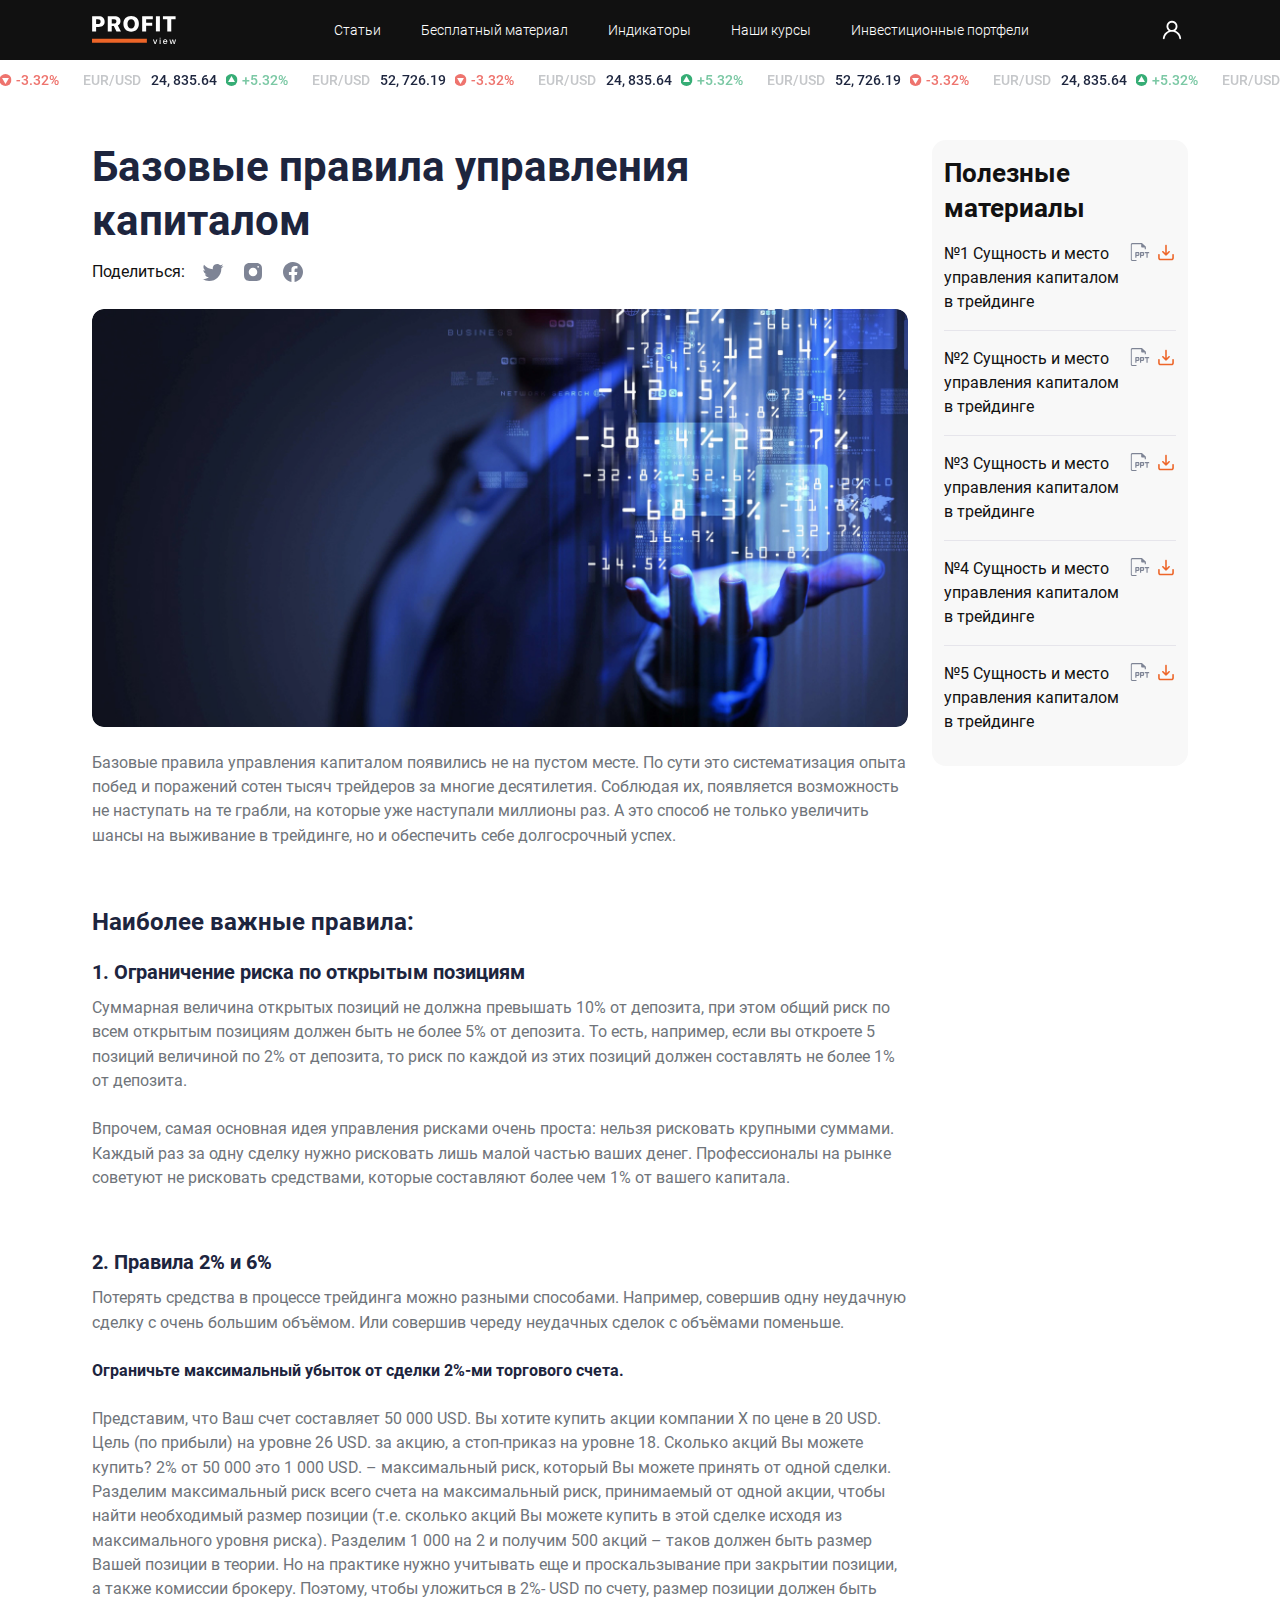
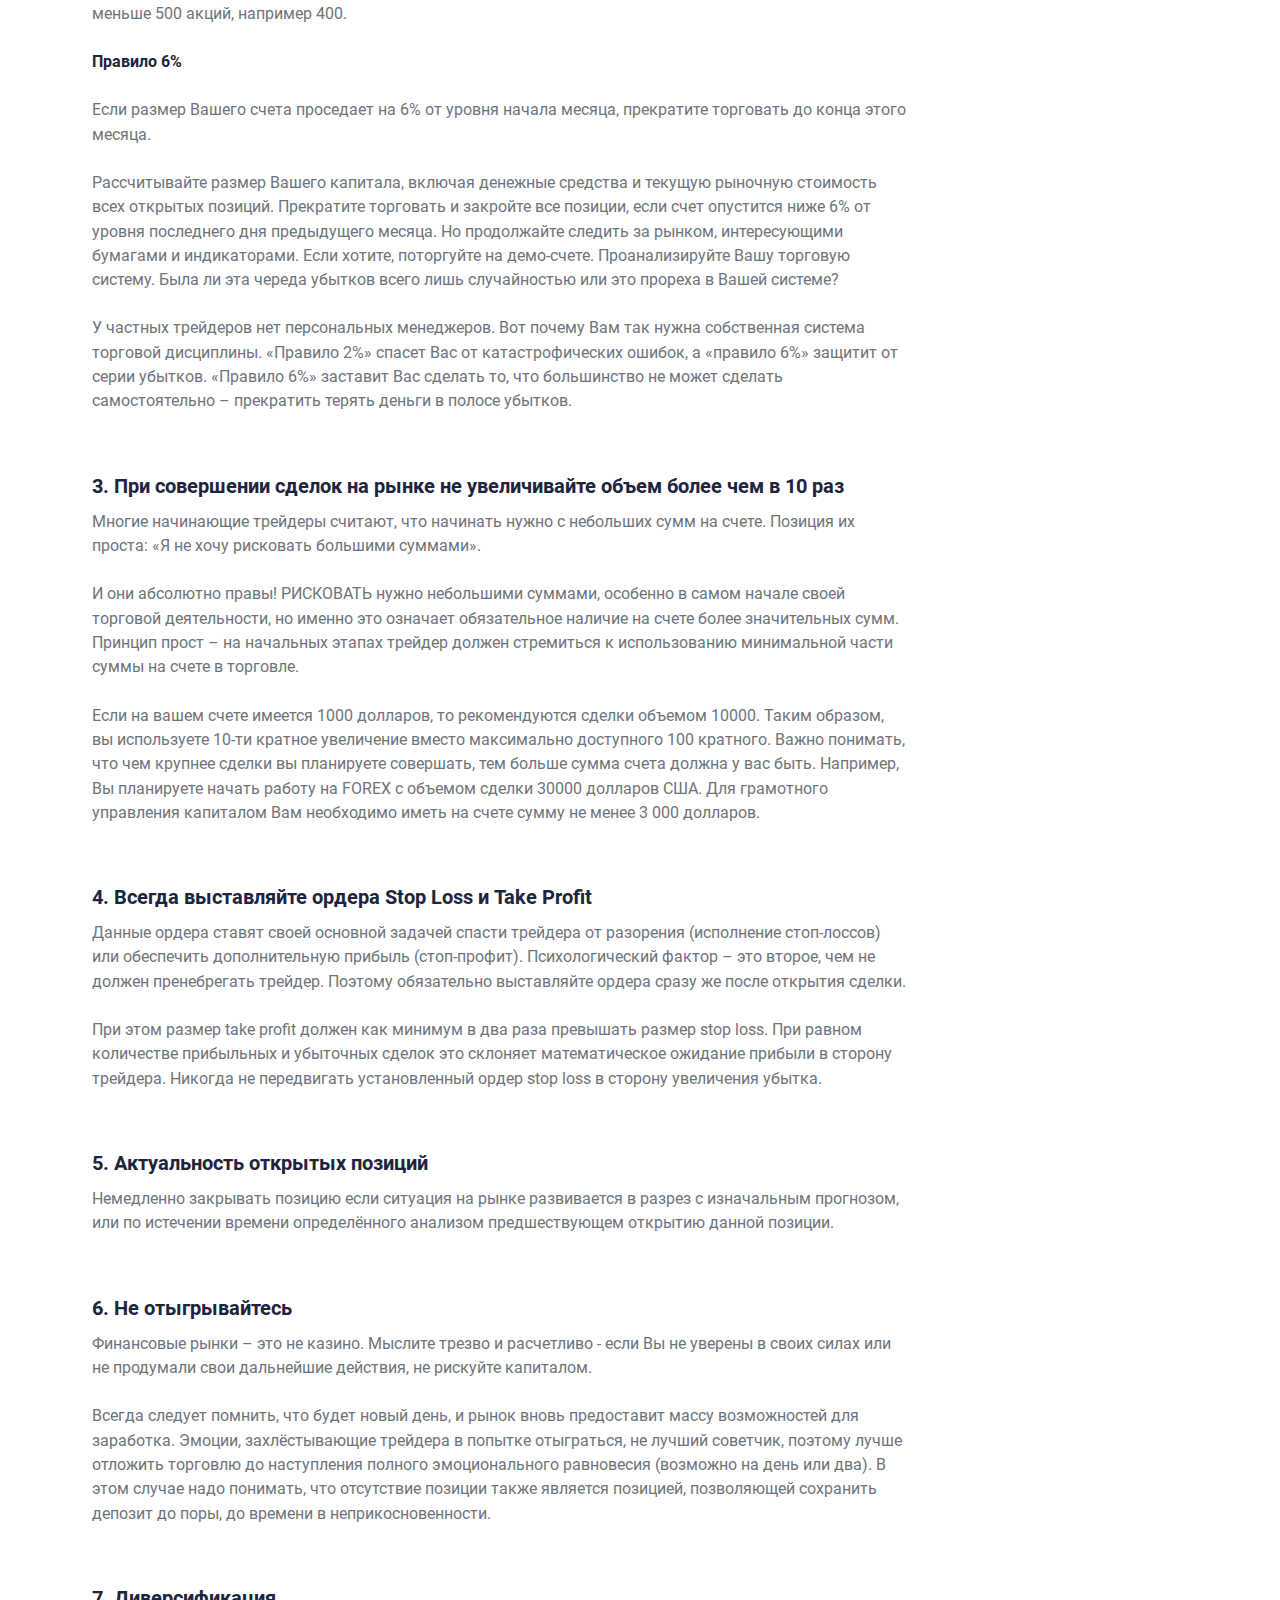
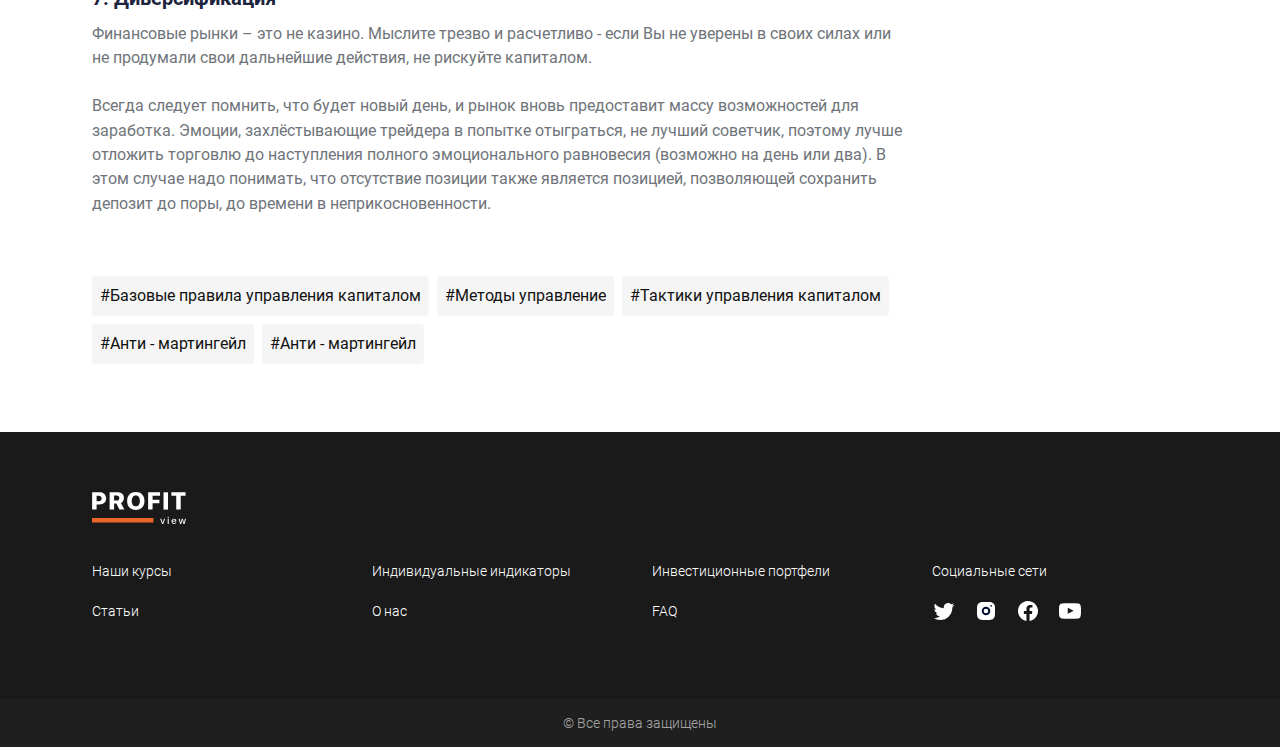
<file: article-2.html>
<!DOCTYPE html>
<html>

<head>
    <meta charset="UTF-8" />
    <meta name="viewport" content="width=device-width, initial-scale=1.0" />
    <meta http-equiv="X-UA-Compatible" content="ie=edge" />
    <title>Profit View</title>
    <link rel='stylesheet' href='./js/bootstrap/css/bootstrap.min.css'>
    <link rel='stylesheet' href='./js/swiper/swiper-bundle.min.css'>
    <link rel='stylesheet' href='./css/stylesheet.css'>

</head>

<body>
    <header class="header">
        <div class="container d-flex align-center justify-content-between">
            <div class="header-logo">
                <a href="/"><img src="./images/logo.svg" alt=""></a>
            </div>
            <div class="header-nav">
                <div class="menu-toggle"></div>
                <div class="header-wrap">
                    <div class="header-scroll">
                        <span class="menu-back"></span>
                        <nav class="header-menu">
                            <ul>
                                <li><a href="/">Статьи</a></li>
                                <li><a href="/">Бесплатный материал</a></li>
                                <li><a href="/">Индикаторы</a></li>
                                <li><a href="/">Наши курсы</a></li>
                                <li><a href="/">Инвестиционные портфели</a></li>
                            </ul>
                            <div class="header-social-wrap">
                                <div>Социальные сети</div>
                                <div class="header-social">
                                    <a href="/"><span class="pv pv-twitter"></span></a>
                                    <a href="/"><span class="pv pv-instagram"></span></a>
                                    <a href="/"><span class="pv pv-facebook"></span></a>
                                    <a href="/"><span class="pv pv-youtube"></span></a>
                                </div>
                            </div>
                            <a href="/" class="header-user-out"><span class="pv pv-logout"></span> Выход</a>
                        </nav>
                    </div>
                </div>
                <div class="header-user">
                    <div class="user-toggle" data-bs-toggle="modal" data-bs-target="#userModal"><span
                            class="pv pv-user"></span></div>
                </div>
            </div>
        </div>

        <div class="ticker">
            <div class="swiper-container ticker-swiper">
                <div class="swiper-wrapper">
                    <div class="swiper-slide">
                        <div class="ticker-item"><span class="ticker-cur">Eur/USD</span><span class="ticker-rate">24,
                                835.64</span><span class="ticker-change"><span
                                    class="ticker-increase">+5.32%</span></span></div>
                    </div>
                    <div class="swiper-slide">
                        <div class="ticker-item"><span class="ticker-cur">Eur/USD</span><span class="ticker-rate">52,
                                726.19</span><span class="ticker-change"><span
                                    class="ticker-decrease">-3.32%</span></span></div>
                    </div>
                    <div class="swiper-slide">
                        <div class="ticker-item"><span class="ticker-cur">Eur/USD</span><span class="ticker-rate">24,
                                835.64</span><span class="ticker-change"><span
                                    class="ticker-increase">+5.32%</span></span></div>
                    </div>
                    <div class="swiper-slide">
                        <div class="ticker-item"><span class="ticker-cur">Eur/USD</span><span class="ticker-rate">52,
                                726.19</span><span class="ticker-change"><span
                                    class="ticker-decrease">-3.32%</span></span></div>
                    </div>
                    <div class="swiper-slide">
                        <div class="ticker-item"><span class="ticker-cur">Eur/USD</span><span class="ticker-rate">24,
                                835.64</span><span class="ticker-change"><span
                                    class="ticker-increase">+5.32%</span></span></div>
                    </div>
                    <div class="swiper-slide">
                        <div class="ticker-item"><span class="ticker-cur">Eur/USD</span><span class="ticker-rate">52,
                                726.19</span><span class="ticker-change"><span
                                    class="ticker-decrease">-3.32%</span></span></div>
                    </div>
                    <div class="swiper-slide">
                        <div class="ticker-item"><span class="ticker-cur">Eur/USD</span><span class="ticker-rate">24,
                                835.64</span><span class="ticker-change"><span
                                    class="ticker-increase">+5.32%</span></span></div>
                    </div>
                    <div class="swiper-slide">
                        <div class="ticker-item"><span class="ticker-cur">Eur/USD</span><span class="ticker-rate">52,
                                726.19</span><span class="ticker-change"><span
                                    class="ticker-decrease">-3.32%</span></span></div>
                    </div>
                    <div class="swiper-slide">
                        <div class="ticker-item"><span class="ticker-cur">Eur/USD</span><span class="ticker-rate">24,
                                835.64</span><span class="ticker-change"><span
                                    class="ticker-increase">+5.32%</span></span></div>
                    </div>
                    <div class="swiper-slide">
                        <div class="ticker-item"><span class="ticker-cur">Eur/USD</span><span class="ticker-rate">52,
                                726.19</span><span class="ticker-change"><span
                                    class="ticker-decrease">-3.32%</span></span></div>
                    </div>
                </div>
            </div>
        </div>
    </header>

    <div class="modal fade" id="userModal" tabindex="-1" aria-hidden="true">
        <div class="modal-dialog">
            <div class="modal-content">
                <div class="modal-header">
                    <button type="button" class="btn-close" data-bs-dismiss="modal" aria-label="Close"></button>
                </div>
                <div class="modal-body d-flex flex-column-reverse">
                    <ul class="nav" role="tablist">
                        <li class="nav-item" role="presentation">
                            <a class="nav-link active" id="login-tab" data-bs-toggle="pill" data-bs-target="#login"
                                role="tab" aria-controls="login" aria-selected="true">Log in</a>
                            <span>Have an account?</span>
                        </li>
                        <li class="nav-item" role="presentation">
                            <a class="nav-link" id="signup-tab" data-bs-toggle="pill" data-bs-target="#signup"
                                role="tab" aria-controls="signup" aria-selected="false">Join free today</a>
                            <span>Dont have an account?</span>
                        </li>
                    </ul>
                    <div class="tab-content" id="pills-tabContent">
                        <div class="tab-pane fade show active" id="login" role="tabpanel" aria-labelledby="login-tab">
                            <div class="mb-2">
                                Welcome back
                            </div>
                            <div class="modal-title">
                                Login to your account
                            </div>
                            <form class="login-form" action="">
                                <div class="input-field">
                                    <input type="email" name="login-email" placeholder="Email">
                                </div>
                                <div class="input-field">
                                    <input type="password" name="login-password" placeholder="Password">
                                </div>
                                <div class="d-flex justify-content-between align-items-center mb-4">
                                    <div class="form-check">
                                        <input class="form-check-input" type="checkbox" value="" id="loginRemember">
                                        <label class="form-check-label" for="loginRemember">
                                            Remember me
                                        </label>
                                    </div>
                                    <a href="/" class="forgot-pswrd text-grey--light">Forgot password?</a>
                                </div>
                                <button class="btn-primary btn-full btn-md">Log in</button>
                            </form>
                            <div class="login-social">
                                <div class="text-center text-grey--light">Вход через соц сети</div>
                                <div class="social-list d-flex justify-content-center">
                                    <a href="/" class="modal-twitter"><img src="./images/icons/modal-twitter.svg"
                                            alt=""></a>
                                    <a href="/" class="modal-facebook"><img src="./images/icons/modal-facebook.svg"
                                            alt=""></a>
                                    <a href="/" class="modal-apple"><img src="./images/icons/modal-apple.svg"
                                            alt=""></a>
                                    <a href="/" class="modal-gplus"><img src="./images/icons/modal-gplus.svg"
                                            alt=""></a>
                                </div>
                            </div>
                        </div>
                        <div class="tab-pane fade" id="signup" role="tabpanel" aria-labelledby="signup-tab">
                            <div class="modal-title">
                                Get started
                            </div>
                            <form class="login-form" action="">
                                <div class="input-field">
                                    <input type="name" name="signup-name" placeholder="Name">
                                </div>
                                <div class="input-field">
                                    <input type="email" name="signup-email" placeholder="Email">
                                </div>
                                <div class="input-field">
                                    <input type="password" name="signup-password" placeholder="Password">
                                </div>
                                <div class="input-field">
                                    <input type="password" name="signup-repeat-password" placeholder="Repeat password">
                                </div>
                                <div class="form-check mb-4">
                                    <input class="form-check-input" type="checkbox" value="" id="signupRemember">
                                    <label class="form-check-label" for="signupRemember">
                                        Remember me
                                    </label>
                                </div>
                                <button class="btn-primary btn-full btn-md">Get started</button>
                            </form>
                            <div class="login-social">
                                <div class="text-center text-grey--light">Вход через соц сети</div>
                                <div class="social-list d-flex justify-content-center">
                                    <a href="/" class="modal-twitter"><img src="./images/icons/modal-twitter.svg"
                                            alt=""></a>
                                    <a href="/" class="modal-facebook"><img src="./images/icons/modal-facebook.svg"
                                            alt=""></a>
                                    <a href="/" class="modal-apple"><img src="./images/icons/modal-apple.svg"
                                            alt=""></a>
                                    <a href="/" class="modal-gplus"><img src="./images/icons/modal-gplus.svg"
                                            alt=""></a>
                                </div>
                            </div>
                        </div>
                    </div>
                </div>
            </div>
        </div>
    </div>



    <!-- Article start -->
    <div class="article-page">
        <div class="container">
            <div class="row">
                <div class="col-lg-9">
                    <div class="page-heading">
                        <div class="page-heading-content">
                            <h1>Базовые правила управления капиталом</h1>
                            <div class="heading-share d-flex align-items-center">
                                <span>Поделиться:</span>
                                <a href="" class="ms-3"><span class="pv pv-twitter-grey"></span></a>
                                <a href="" class="ms-3"><span class="pv pv-instagram-grey"></span></a>
                                <a href="" class="ms-3"><span class="pv pv-facebook-grey"></span></a>
                            </div>
                        </div>
                    </div>
                    <div class="page-content">
                        <img src="./images/article-2.jpg" alt="" draggable="false">
                        <p>
                            Базовые правила управления капиталом появились не на пустом месте. По сути это систематизация опыта побед и поражений сотен тысяч трейдеров за многие десятилетия. Соблюдая их, появляется возможность не наступать на те грабли, на которые уже наступали миллионы раз. А это способ не только увеличить шансы на выживание в трейдинге, но и обеспечить себе долгосрочный успех.
                        </p>
                        <h3>Наиболее важные правила:</h3>

                        <h4>1. Ограничение риска по открытым позициям</h4>
                        <p>
                            Суммарная величина открытых позиций не должна превышать 10% от депозита, при этом общий риск по всем открытым позициям должен быть не более 5% от депозита. То есть, например, если вы откроете 5 позиций величиной по 2% от депозита, то риск по каждой из этих позиций должен составлять не более 1% от депозита.
                        </p>
                        <p>
                            Впрочем, самая основная идея управления рисками очень проста: нельзя рисковать крупными суммами. Каждый раз за одну сделку нужно рисковать лишь малой частью ваших денег. Профессионалы на рынке советуют не рисковать средствами, которые составляют более чем 1% от вашего капитала.
                        </p>

                        <h4>2. Правила 2% и 6%</h4>
                        <p>
                            Потерять средства в процессе трейдинга можно разными способами. Например, совершив одну неудачную сделку с очень большим объёмом. Или совершив череду неудачных сделок с объёмами поменьше. 
                        </p>
                        <p>
                            <b>
                                Ограничьте максимальный убыток от сделки 2%-ми торгового счета.
                            </b>
                        </p>
                        <p>
                            Представим, что Ваш счет составляет 50 000 USD. Вы хотите купить акции компании Х по цене в 20 USD. Цель (по прибыли) на уровне 26 USD. за акцию, а стоп-приказ на уровне 18. Сколько акций Вы можете купить? 2% от 50 000 это 1 000 USD. – максимальный риск, который Вы можете принять от одной сделки. Разделим максимальный риск всего счета на максимальный риск, принимаемый от одной акции, чтобы найти необходимый размер позиции (т.е. сколько акций Вы можете купить в этой сделке исходя из максимального уровня риска). Разделим 1 000 на 2 и получим 500 акций – таков должен быть размер Вашей позиции в теории. Но на практике нужно учитывать еще и проскальзывание при закрытии позиции, а также комиссии брокеру. Поэтому, чтобы уложиться в 2%- USD по счету, размер позиции должен быть меньше 500 акций, например 400. 
                        </p>
                        <p>
                            <b>
                                Правило 6%
                            </b>
                        </p>
                        <p>
                            Если размер Вашего счета проседает на 6% от уровня начала месяца, прекратите торговать до конца этого месяца.
                        </p>
                        <p>
                            Рассчитывайте размер Вашего капитала, включая денежные средства и текущую рыночную стоимость всех открытых позиций. Прекратите торговать и закройте все позиции, если счет опустится ниже 6% от уровня последнего дня предыдущего месяца. Но продолжайте следить за рынком, интересующими бумагами и индикаторами. Если хотите, поторгуйте на демо-счете. Проанализируйте Вашу торговую систему. Была ли эта череда убытков всего лишь случайностью или это прореха в Вашей системе?
                        </p>
                        <p>
                            У частных трейдеров нет персональных менеджеров. Вот почему Вам так нужна собственная система торговой дисциплины. «Правило 2%» спасет Вас от катастрофических ошибок, а «правило 6%» защитит от серии убытков. «Правило 6%» заставит Вас сделать то, что большинство не может сделать самостоятельно – прекратить терять деньги в полосе убытков.
                        </p>

                        <h4>3. При совершении сделок на рынке не увеличивайте объем более чем в 10 раз</h4>
                        <p>
                            Многие начинающие трейдеры считают, что начинать нужно с небольших сумм на счете. Позиция их проста: «Я не хочу рисковать большими суммами». 
                        </p>
                        <p>
                            И они абсолютно правы! РИСКОВАТЬ нужно небольшими суммами, особенно в самом начале своей торговой деятельности, но именно это означает обязательное наличие на счете более значительных сумм. Принцип прост – на начальных этапах трейдер должен стремиться к использованию минимальной части суммы на счете в торговле. 
                        </p>
                        <p>
                            Если на вашем счете имеется 1000 долларов, то рекомендуются сделки объемом 10000. Таким образом, вы используете 10-ти кратное увеличение вместо максимально доступного 100 кратного. Важно понимать, что чем крупнее сделки вы планируете совершать, тем больше сумма счета должна у вас быть. Например, Вы планируете начать работу на FOREX с объемом сделки 30000 долларов США. Для грамотного управления капиталом Вам необходимо иметь на счете сумму не менее 3 000 долларов.
                        </p>
                       
                        <h4>4. Всегда выставляйте ордера Stop Loss и Take Profit</h4>
                        <p>
                            Данные ордера ставят своей основной задачей спасти трейдера от разорения (исполнение стоп-лоссов) или обеспечить дополнительную прибыль (стоп-профит). Психологический фактор – это второе, чем не должен пренебрегать трейдер. Поэтому обязательно выставляйте ордера сразу же после открытия сделки.
                        </p>
                        <p>
                            При этом размер take profit должен как минимум в два раза превышать размер stop loss. При равном количестве прибыльных и убыточных сделок это склоняет математическое ожидание прибыли в сторону трейдера. Никогда не передвигать установленный ордер stop loss в сторону увеличения убытка.
                        </p>

                        <h4>5. Актуальность открытых позиций</h4>
                        <p>
                            Немедленно закрывать позицию если ситуация на рынке развивается в разрез с изначальным прогнозом, или по истечении времени определённого анализом предшествующем открытию данной позиции.
                        </p>

                        <h4>6. Не отыгрывайтесь</h4>
                        <p>
                            Финансовые рынки – это не казино. Мыслите трезво и расчетливо - если Вы не уверены в своих силах или не продумали свои дальнейшие действия, не рискуйте капиталом. 
                        </p>
                        <p>
                            Всегда следует помнить, что будет новый день, и рынок вновь предоставит массу возможностей для заработка. Эмоции, захлёстывающие трейдера в попытке отыграться, не лучший советчик, поэтому лучше отложить торговлю до наступления полного эмоционального равновесия (возможно на день или два). В этом случае надо понимать, что отсутствие позиции также является позицией, позволяющей сохранить депозит до поры, до времени в неприкосновенности.
                        </p>

                        <h4>7. Диверсификация</h4>
                        <p>
                            Финансовые рынки – это не казино. Мыслите трезво и расчетливо - если Вы не уверены в своих силах или не продумали свои дальнейшие действия, не рискуйте капиталом. 
                        </p>
                        <p>
                            Всегда следует помнить, что будет новый день, и рынок вновь предоставит массу возможностей для заработка. Эмоции, захлёстывающие трейдера в попытке отыграться, не лучший советчик, поэтому лучше отложить торговлю до наступления полного эмоционального равновесия (возможно на день или два). В этом случае надо понимать, что отсутствие позиции также является позицией, позволяющей сохранить депозит до поры, до времени в неприкосновенности.
                        </p>

                    </div>
                    <div class="page-tags">
                        <div class="tag">#Базовые правила управления капиталом</div>
                        <div class="tag">#Методы управление</div>
                        <div class="tag">#Тактики управления капиталом</div>
                        <div class="tag">#Анти - мартингейл</div>
                        <div class="tag">#Анти - мартингейл</div>
                    </div>
                </div>

                <div class="col-lg-3 article-right d-none d-lg-block">
                    <div class="article-materials">
                        <div class="title-3 mt-5">Полезные материалы</div>
                        <div class="article-download">
                            <div>
                                №1 Сущность и место управления капиталом в трейдинге
                            </div>
                            <div class="file-type"><img src="./images/icons/file-ppt.svg" alt="" draggable="false"></div>
                            <a href="./images/logo.svg" class="file-download" download><span class="pv pv-download-orange"></span></a>
                        </div>
                        <div class="article-download">
                            <div>
                                №2 Сущность и место управления капиталом в трейдинге
                            </div>
                            <div class="file-type"><img src="./images/icons/file-ppt.svg" alt="" draggable="false"></div>
                            <a href="./images/logo.svg" class="file-download" download><span class="pv pv-download-orange"></span></a>
                        </div>
                        <div class="article-download">
                            <div>
                                №3 Сущность и место управления капиталом в трейдинге
                            </div>
                            <div class="file-type"><img src="./images/icons/file-ppt.svg" alt="" draggable="false"></div>
                            <a href="./images/logo.svg" class="file-download" download><span class="pv pv-download-orange"></span></a>
                        </div>
                        <div class="article-download">
                            <div>
                                №4 Сущность и место управления капиталом в трейдинге
                            </div>
                            <div class="file-type"><img src="./images/icons/file-ppt.svg" alt="" draggable="false"></div>
                            <a href="./images/logo.svg" class="file-download" download><span class="pv pv-download-orange"></span></a>
                        </div>
                        <div class="article-download">
                            <div>
                                №5 Сущность и место управления капиталом в трейдинге
                            </div>
                            <div class="file-type"><img src="./images/icons/file-ppt.svg" alt="" draggable="false"></div>
                            <a href="./images/logo.svg" class="file-download" download><span class="pv pv-download-orange"></span></a>
                        </div>
                    </div>
                    
                </div>
            </div>
        </div>
    </div>

    <!-- Article end -->


    <footer class="footer">
        <div class="container">
            <div class="row">
                <div class="col-lg-3">
                    <div class="footer-logo"><a href="/"><img src="./images/logo.svg" alt=""></a></div>
                </div>
            </div>
            <div class="row">
                <div class="col-lg-3">
                    <a href="/">Наши курсы</a>
                    <a href="/">Статьи</a>
                </div>
                <div class="col-lg-3">
                    <a href="/">Индивидуальные индикаторы</a>
                    <a href="/">О нас</a>
                </div>
                <div class="col-lg-3">
                    <a href="/">Инвестиционные портфели</a>
                    <a href="/">FAQ</a>
                </div>
                <div class="col-lg-3">
                    <div>Социальные сети</div>
                    <div class="footer-social">
                        <a href="/"><span class="pv pv-twitter"></span></a>
                        <a href="/"><span class="pv pv-instagram"></span></a>
                        <a href="/"><span class="pv pv-facebook"></span></a>
                        <a href="/"><span class="pv pv-youtube"></span></a>
                    </div>
                </div>
            </div>
        </div>
        <div class="footer-copyright">
            <div class="container">
                © Все права защищены
            </div>
        </div>
    </footer>

    <script src="./js/bootstrap/js/popper.min.js"></script>
    <script src="./js/bootstrap/js/bootstrap.min.js"></script>
    <script src="./js/swiper/swiper-bundle.min.js"></script>
    <script src="./js/main.js"></script>

</body>

</html>
</file>
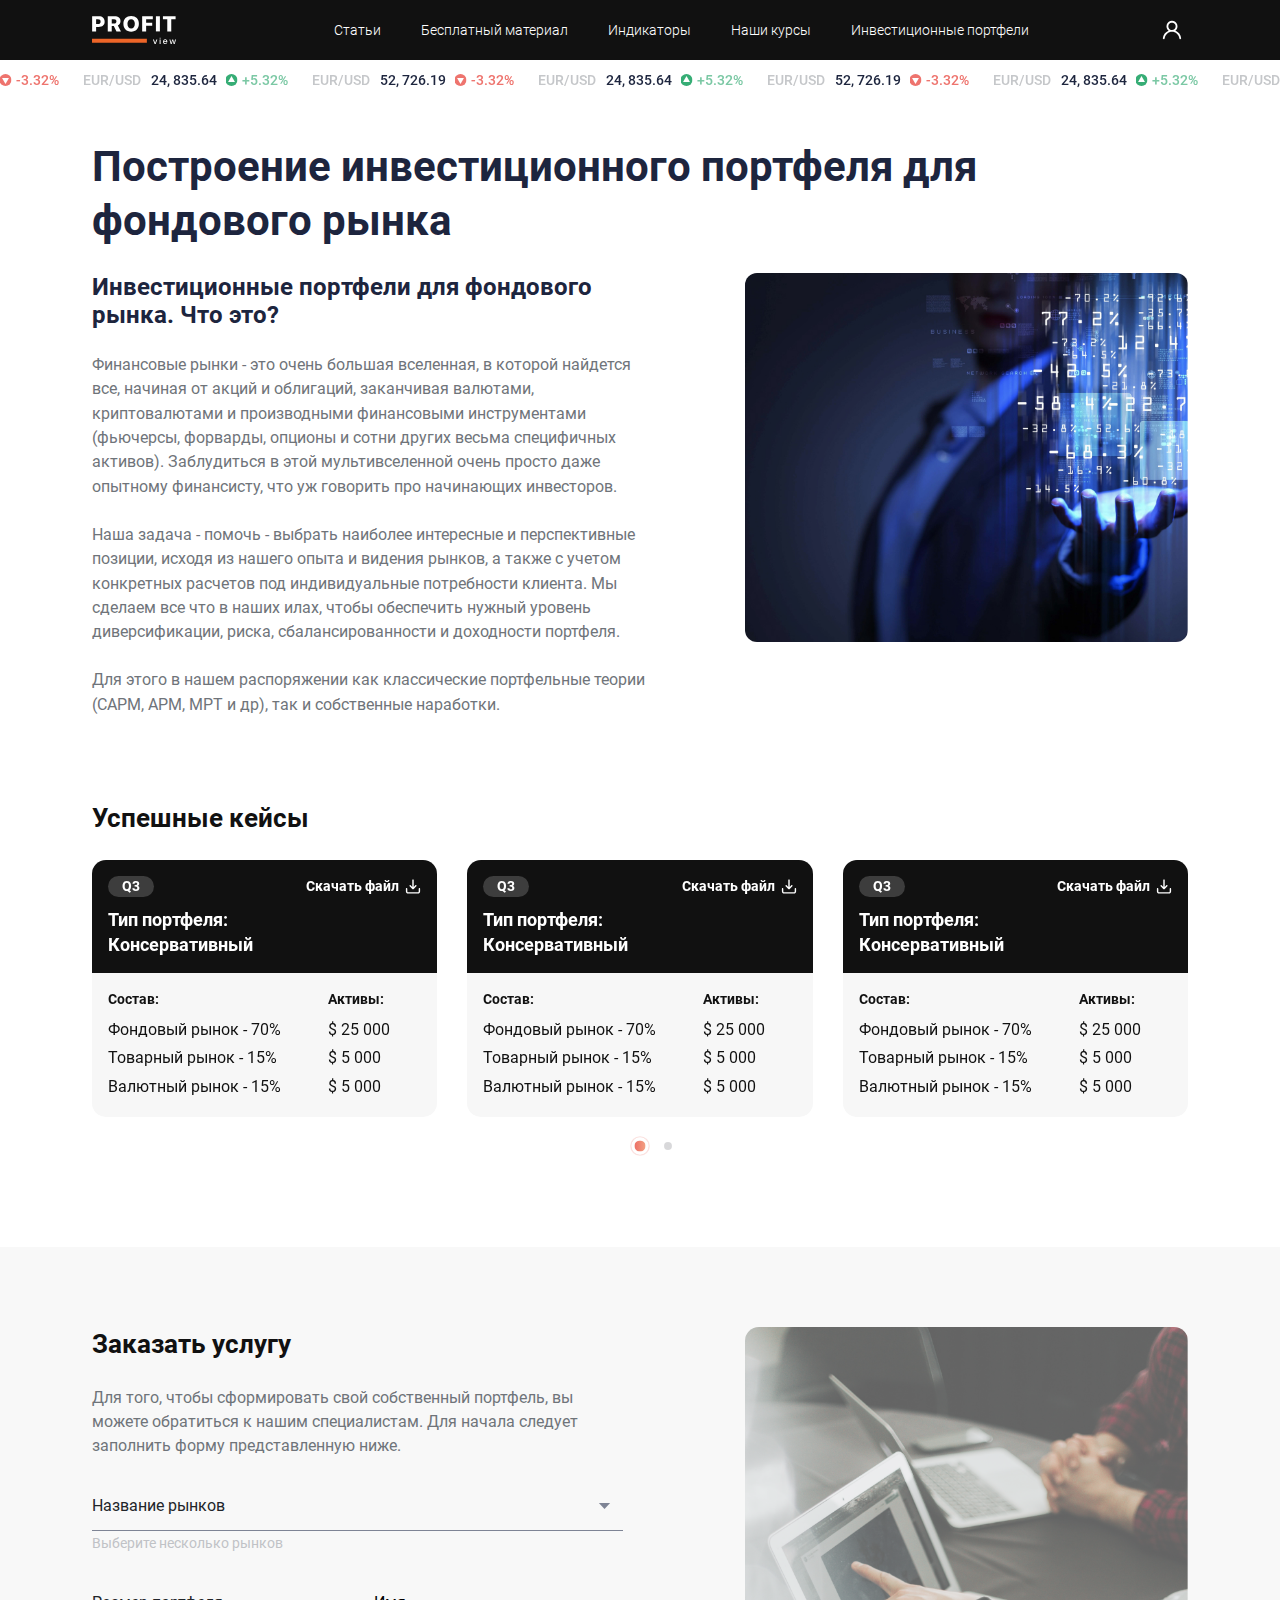
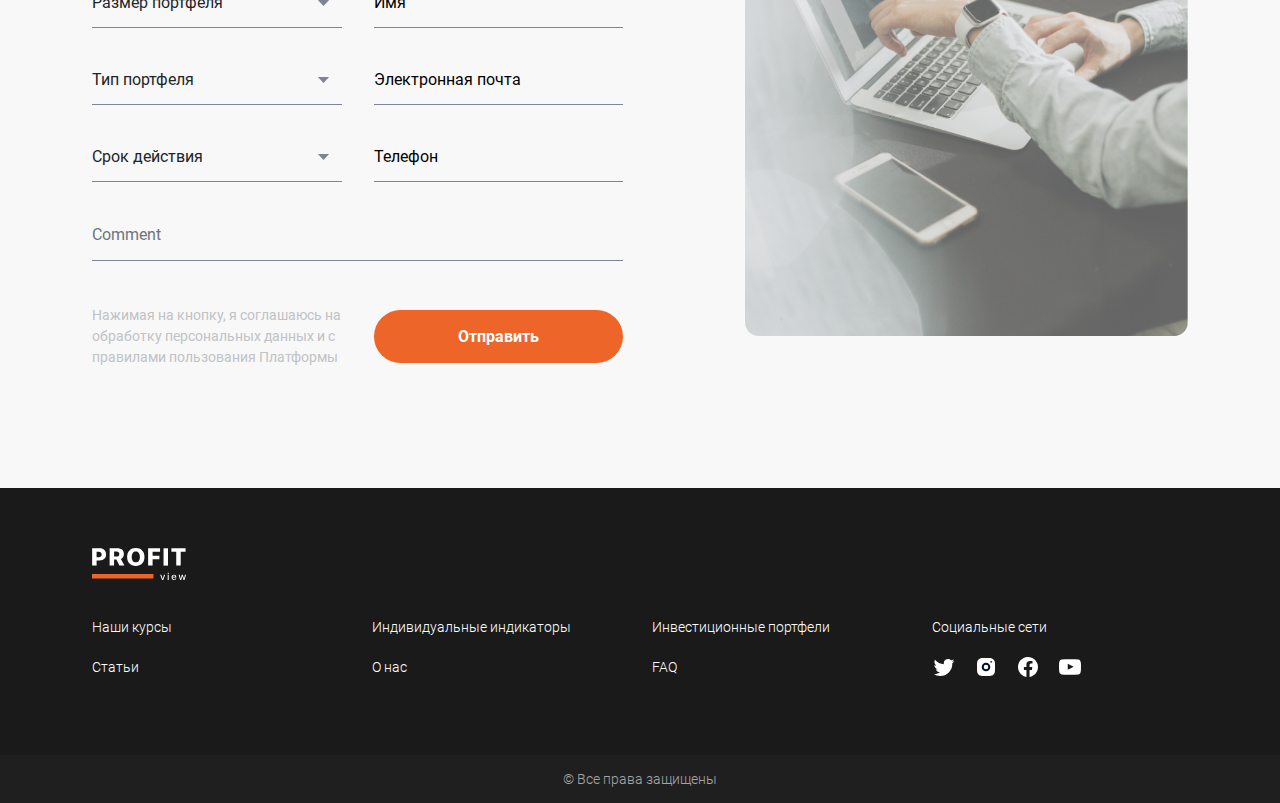
<file: article-3.html>
<!DOCTYPE html>
<html>

<head>
    <meta charset="UTF-8" />
    <meta name="viewport" content="width=device-width, initial-scale=1.0" />
    <meta http-equiv="X-UA-Compatible" content="ie=edge" />
    <title>Profit View</title>
    <link rel='stylesheet' href='./js/bootstrap/css/bootstrap.min.css'>
    <link rel='stylesheet' href='./js/swiper/swiper-bundle.min.css'>
    <link rel='stylesheet' href='./css/stylesheet.css'>

</head>

<body>
    <header class="header">
        <div class="container d-flex align-center justify-content-between">
            <div class="header-logo">
                <a href="/"><img src="./images/logo.svg" alt=""></a>
            </div>
            <div class="header-nav">
                <div class="menu-toggle"></div>
                <div class="header-wrap">
                    <div class="header-scroll">
                        <span class="menu-back"></span>
                        <nav class="header-menu">
                            <ul>
                                <li><a href="/">Статьи</a></li>
                                <li><a href="/">Бесплатный материал</a></li>
                                <li><a href="/">Индикаторы</a></li>
                                <li><a href="/">Наши курсы</a></li>
                                <li><a href="/">Инвестиционные портфели</a></li>
                            </ul>
                            <div class="header-social-wrap">
                                <div>Социальные сети</div>
                                <div class="header-social">
                                    <a href="/"><span class="pv pv-twitter"></span></a>
                                    <a href="/"><span class="pv pv-instagram"></span></a>
                                    <a href="/"><span class="pv pv-facebook"></span></a>
                                    <a href="/"><span class="pv pv-youtube"></span></a>
                                </div>
                            </div>
                            <a href="/" class="header-user-out"><span class="pv pv-logout"></span> Выход</a>
                        </nav>
                    </div>
                </div>
                <div class="header-user">
                    <div class="user-toggle" data-bs-toggle="modal" data-bs-target="#userModal"><span
                            class="pv pv-user"></span></div>
                </div>
            </div>
        </div>

        <div class="ticker">
            <div class="swiper-container ticker-swiper">
                <div class="swiper-wrapper">
                    <div class="swiper-slide">
                        <div class="ticker-item"><span class="ticker-cur">Eur/USD</span><span class="ticker-rate">24,
                                835.64</span><span class="ticker-change"><span
                                    class="ticker-increase">+5.32%</span></span></div>
                    </div>
                    <div class="swiper-slide">
                        <div class="ticker-item"><span class="ticker-cur">Eur/USD</span><span class="ticker-rate">52,
                                726.19</span><span class="ticker-change"><span
                                    class="ticker-decrease">-3.32%</span></span></div>
                    </div>
                    <div class="swiper-slide">
                        <div class="ticker-item"><span class="ticker-cur">Eur/USD</span><span class="ticker-rate">24,
                                835.64</span><span class="ticker-change"><span
                                    class="ticker-increase">+5.32%</span></span></div>
                    </div>
                    <div class="swiper-slide">
                        <div class="ticker-item"><span class="ticker-cur">Eur/USD</span><span class="ticker-rate">52,
                                726.19</span><span class="ticker-change"><span
                                    class="ticker-decrease">-3.32%</span></span></div>
                    </div>
                    <div class="swiper-slide">
                        <div class="ticker-item"><span class="ticker-cur">Eur/USD</span><span class="ticker-rate">24,
                                835.64</span><span class="ticker-change"><span
                                    class="ticker-increase">+5.32%</span></span></div>
                    </div>
                    <div class="swiper-slide">
                        <div class="ticker-item"><span class="ticker-cur">Eur/USD</span><span class="ticker-rate">52,
                                726.19</span><span class="ticker-change"><span
                                    class="ticker-decrease">-3.32%</span></span></div>
                    </div>
                    <div class="swiper-slide">
                        <div class="ticker-item"><span class="ticker-cur">Eur/USD</span><span class="ticker-rate">24,
                                835.64</span><span class="ticker-change"><span
                                    class="ticker-increase">+5.32%</span></span></div>
                    </div>
                    <div class="swiper-slide">
                        <div class="ticker-item"><span class="ticker-cur">Eur/USD</span><span class="ticker-rate">52,
                                726.19</span><span class="ticker-change"><span
                                    class="ticker-decrease">-3.32%</span></span></div>
                    </div>
                    <div class="swiper-slide">
                        <div class="ticker-item"><span class="ticker-cur">Eur/USD</span><span class="ticker-rate">24,
                                835.64</span><span class="ticker-change"><span
                                    class="ticker-increase">+5.32%</span></span></div>
                    </div>
                    <div class="swiper-slide">
                        <div class="ticker-item"><span class="ticker-cur">Eur/USD</span><span class="ticker-rate">52,
                                726.19</span><span class="ticker-change"><span
                                    class="ticker-decrease">-3.32%</span></span></div>
                    </div>
                </div>
            </div>
        </div>
    </header>

    <div class="modal fade" id="userModal" tabindex="-1" aria-hidden="true">
        <div class="modal-dialog">
            <div class="modal-content">
                <div class="modal-header">
                    <button type="button" class="btn-close" data-bs-dismiss="modal" aria-label="Close"></button>
                </div>
                <div class="modal-body d-flex flex-column-reverse">
                    <ul class="nav" role="tablist">
                        <li class="nav-item" role="presentation">
                            <a class="nav-link active" id="login-tab" data-bs-toggle="pill" data-bs-target="#login"
                                role="tab" aria-controls="login" aria-selected="true">Log in</a>
                            <span>Have an account?</span>
                        </li>
                        <li class="nav-item" role="presentation">
                            <a class="nav-link" id="signup-tab" data-bs-toggle="pill" data-bs-target="#signup"
                                role="tab" aria-controls="signup" aria-selected="false">Join free today</a>
                            <span>Dont have an account?</span>
                        </li>
                    </ul>
                    <div class="tab-content" id="pills-tabContent">
                        <div class="tab-pane fade show active" id="login" role="tabpanel" aria-labelledby="login-tab">
                            <div class="mb-2">
                                Welcome back
                            </div>
                            <div class="modal-title">
                                Login to your account
                            </div>
                            <form class="login-form" action="">
                                <div class="input-field">
                                    <input type="email" name="login-email" placeholder="Email">
                                </div>
                                <div class="input-field">
                                    <input type="password" name="login-password" placeholder="Password">
                                </div>
                                <div class="d-flex justify-content-between align-items-center mb-4">
                                    <div class="form-check">
                                        <input class="form-check-input" type="checkbox" value="" id="loginRemember">
                                        <label class="form-check-label" for="loginRemember">
                                            Remember me
                                        </label>
                                    </div>
                                    <a href="/" class="forgot-pswrd text-grey--light">Forgot password?</a>
                                </div>
                                <button class="btn-primary btn-full btn-md">Log in</button>
                            </form>
                            <div class="login-social">
                                <div class="text-center text-grey--light">Вход через соц сети</div>
                                <div class="social-list d-flex justify-content-center">
                                    <a href="/" class="modal-twitter"><img src="./images/icons/modal-twitter.svg"
                                            alt=""></a>
                                    <a href="/" class="modal-facebook"><img src="./images/icons/modal-facebook.svg"
                                            alt=""></a>
                                    <a href="/" class="modal-apple"><img src="./images/icons/modal-apple.svg"
                                            alt=""></a>
                                    <a href="/" class="modal-gplus"><img src="./images/icons/modal-gplus.svg"
                                            alt=""></a>
                                </div>
                            </div>
                        </div>
                        <div class="tab-pane fade" id="signup" role="tabpanel" aria-labelledby="signup-tab">
                            <div class="modal-title">
                                Get started
                            </div>
                            <form class="login-form" action="">
                                <div class="input-field">
                                    <input type="name" name="signup-name" placeholder="Name">
                                </div>
                                <div class="input-field">
                                    <input type="email" name="signup-email" placeholder="Email">
                                </div>
                                <div class="input-field">
                                    <input type="password" name="signup-password" placeholder="Password">
                                </div>
                                <div class="input-field">
                                    <input type="password" name="signup-repeat-password" placeholder="Repeat password">
                                </div>
                                <div class="form-check mb-4">
                                    <input class="form-check-input" type="checkbox" value="" id="signupRemember">
                                    <label class="form-check-label" for="signupRemember">
                                        Remember me
                                    </label>
                                </div>
                                <button class="btn-primary btn-full btn-md">Get started</button>
                            </form>
                            <div class="login-social">
                                <div class="text-center text-grey--light">Вход через соц сети</div>
                                <div class="social-list d-flex justify-content-center">
                                    <a href="/" class="modal-twitter"><img src="./images/icons/modal-twitter.svg"
                                            alt=""></a>
                                    <a href="/" class="modal-facebook"><img src="./images/icons/modal-facebook.svg"
                                            alt=""></a>
                                    <a href="/" class="modal-apple"><img src="./images/icons/modal-apple.svg"
                                            alt=""></a>
                                    <a href="/" class="modal-gplus"><img src="./images/icons/modal-gplus.svg"
                                            alt=""></a>
                                </div>
                            </div>
                        </div>
                    </div>
                </div>
            </div>
        </div>
    </div>



    <!-- Article start -->
    <div class="article-page">
        <div class="container">
            <div class="page-heading">
                <div class="page-heading-content">
                    <h1>Построение инвестиционного портфеля для фондового рынка</h1>
                </div>
            </div>
            <div class="page-content">
                <div class="row justify-content-between flex-column-reverse flex-lg-row">
                    <div class="col-lg-7">
                        <h3>Инвестиционные портфели для фондового рынка. Что это?</h3>
                        <p>
                            Финансовые рынки - это очень большая вселенная, в которой найдется все, начиная от акций и облигаций, заканчивая валютами, криптовалютами и производными финансовыми инструментами (фьючерсы, форварды, опционы и сотни других весьма специфичных активов). Заблудиться в этой мультивселенной  очень просто даже опытному финансисту, что уж говорить про начинающих инвесторов.
                        </p>
                        <p>
                            Наша задача - помочь - выбрать наиболее интересные и перспективные позиции, исходя из нашего опыта и видения рынков, а также с учетом конкретных расчетов под индивидуальные потребности клиента. Мы сделаем все что в наших илах, чтобы обеспечить нужный уровень диверсификации, риска, сбалансированности и доходности портфеля.
                        </p>
                        <p>
                            Для этого в нашем распоряжении как классические портфельные теории (CAPM, APM, MPT и др), так и собственные наработки.
                        </p>
                    </div>
                    <div class="col-lg-5">
                        <img src="./images/article-3.jpg" alt="" draggable="false">
                    </div>
                </div>


                <div class="sources">
                    <div class="title-3 mb-4">Успешные кейсы</div>
                    <div class="swiper-container sources-swiper">
                        <div class="swiper-wrapper">
                            <div class="swiper-slide">
                                <div class="sources-item">
                                    <div class="sources-heading">
                                        <div>
                                            <span>Q3</span>
                                            <a href="/./images/logo.svg" download>Скачать файл <span class="pv pv-download"></span></a>
                                        </div>
                                        <div class="sources-title">
                                            Тип портфеля: <br>
                                            Консервативный
                                        </div>
                                    </div>
                                    <div class="sources-body">
                                        <table>
                                            <tr>
                                                <th>Состав:</th>
                                                <th>Активы:</th>
                                            </tr>
                                            <tr>
                                                <td>Фондовый рынок - 70%</td>
                                                <td>$ 25 000</td>
                                            </tr>
                                            <tr>
                                                <td>Товарный рынок - 15%</td>
                                                <td>$ 5 000</td>
                                            </tr>
                                            <tr>
                                                <td>Валютный рынок - 15%</td>
                                                <td>$ 5 000</td>
                                            </tr>
                                        </table>
                                    </div>
                                </div>
                            </div>
                            <div class="swiper-slide">
                                <div class="sources-item">
                                    <div class="sources-heading">
                                        <div>
                                            <span>Q3</span>
                                            <a href="/./images/logo.svg" download>Скачать файл <span class="pv pv-download"></span></a>
                                        </div>
                                        <div class="sources-title">
                                            Тип портфеля: <br>
                                            Консервативный
                                        </div>
                                    </div>
                                    <div class="sources-body">
                                        <table>
                                            <tr>
                                                <th>Состав:</th>
                                                <th>Активы:</th>
                                            </tr>
                                            <tr>
                                                <td>Фондовый рынок - 70%</td>
                                                <td>$ 25 000</td>
                                            </tr>
                                            <tr>
                                                <td>Товарный рынок - 15%</td>
                                                <td>$ 5 000</td>
                                            </tr>
                                            <tr>
                                                <td>Валютный рынок - 15%</td>
                                                <td>$ 5 000</td>
                                            </tr>
                                        </table>
                                    </div>
                                </div>
                            </div>
                            <div class="swiper-slide">
                                <div class="sources-item">
                                    <div class="sources-heading">
                                        <div>
                                            <span>Q3</span>
                                            <a href="/./images/logo.svg" download>Скачать файл <span class="pv pv-download"></span></a>
                                        </div>
                                        <div class="sources-title">
                                            Тип портфеля: <br>
                                            Консервативный
                                        </div>
                                    </div>
                                    <div class="sources-body">
                                        <table>
                                            <tr>
                                                <th>Состав:</th>
                                                <th>Активы:</th>
                                            </tr>
                                            <tr>
                                                <td>Фондовый рынок - 70%</td>
                                                <td>$ 25 000</td>
                                            </tr>
                                            <tr>
                                                <td>Товарный рынок - 15%</td>
                                                <td>$ 5 000</td>
                                            </tr>
                                            <tr>
                                                <td>Валютный рынок - 15%</td>
                                                <td>$ 5 000</td>
                                            </tr>
                                        </table>
                                    </div>
                                </div>
                            </div>
                            <div class="swiper-slide">
                                <div class="sources-item">
                                    <div class="sources-heading">
                                        <div>
                                            <span>Q3</span>
                                            <a href="/./images/logo.svg" download>Скачать файл <span class="pv pv-download"></span></a>
                                        </div>
                                        <div class="sources-title">
                                            Тип портфеля: <br>
                                            Консервативный
                                        </div>
                                    </div>
                                    <div class="sources-body">
                                        <table>
                                            <tr>
                                                <th>Состав:</th>
                                                <th>Активы:</th>
                                            </tr>
                                            <tr>
                                                <td>Фондовый рынок - 70%</td>
                                                <td>$ 25 000</td>
                                            </tr>
                                            <tr>
                                                <td>Товарный рынок - 15%</td>
                                                <td>$ 5 000</td>
                                            </tr>
                                            <tr>
                                                <td>Валютный рынок - 15%</td>
                                                <td>$ 5 000</td>
                                            </tr>
                                        </table>
                                    </div>
                                </div>
                            </div>
                        </div>
                        <div class="swiper-pagination"></div>
                    </div>
                    <div class="text-center d-block d-lg-none">
                        <a href="/" class="btn-primary btn-lg">Узнать больше</a>
                    </div>
                </div>
            </div>
        </div>
    </div>

    <div class="service-order">
        <div class="container">
            <div class="row justify-content-between">
                <div class="col-lg-7">
                    <div class="title-3 mb-4">Заказать услугу</div>
                    <div class="text-grey--light mb-4">
                        Для того, чтобы сформировать свой собственный портфель, вы можете обратиться к нашим специалистам. Для начала следует заполнить форму представленную ниже.
                    </div>
                    <form class="service-form" action="">
                        <div class="w-100 mb-4">
                            <select class="form-select mb-0" name="service-markets">
                                <option selected disabled>Название рынков</option>
                                <option value="1">Название 1</option>
                                <option value="2">Название 2</option>
                                <option value="3">Название 3</option>
                            </select>
                            <span class="text-grey--lighter">Выберите несколько рынков</span>   
                        </div>
                       
                        <div class="w-50 pe-3">
                            <select class="form-select" name="service-size">
                                <option selected disabled>Размер портфеля</option>
                                <option value="1">Название 1</option>
                                <option value="2">Название 2</option>
                                <option value="3">Название 3</option>
                            </select>
                            <select class="form-select" name="service-type">
                                <option selected disabled>Тип портфеля</option>
                                <option value="1">Название 1</option>
                                <option value="2">Название 2</option>
                                <option value="3">Название 3</option>
                            </select>
                            <select class="form-select" name="service-term">
                                <option selected disabled>Срок действия</option>
                                <option value="1">Название 1</option>
                                <option value="2">Название 2</option>
                                <option value="3">Название 3</option>
                            </select>
                        </div>
                        <div class="w-50 ps-3">
                            <div class="input-field">
                                <input type="text" name="service-name" placeholder="Имя">
                            </div>
                            <div class="input-field">
                                <input type="email" name="service-email" placeholder="Электронная почта">
                            </div>
                            <div class="input-field">
                                <input type="tel" name="service-phone" placeholder="Телефон">
                            </div>
                        </div>
                        <textarea class="form-control" name="service-comment" rows="1" placeholder="Comment"></textarea>

                        <div class="d-flex flex-column-reverse flex-sm-row justify-content-between align-items-center pt-3">
                            <div class="text-grey--lighter mt-3 mt-sm-0">Нажимая на кнопку, я соглашаюсь на обработку персональных данных и с правилами пользования Платформы</div>
                            <button class="btn-primary btn-full btn-md mt-3 mt-sm-0 ms-0 ms-sm-4">Отправить</button>
                        </div>
                    </form>
                </div>
                <div class="col-lg-5">
                    <img src="./images/service-order.png" alt="">
                </div>
            </div>
        </div>
       
    </div>

    <!-- Article end -->


    <footer class="footer">
        <div class="container">
            <div class="row">
                <div class="col-lg-3">
                    <div class="footer-logo"><a href="/"><img src="./images/logo.svg" alt=""></a></div>
                </div>
            </div>
            <div class="row">
                <div class="col-lg-3">
                    <a href="/">Наши курсы</a>
                    <a href="/">Статьи</a>
                </div>
                <div class="col-lg-3">
                    <a href="/">Индивидуальные индикаторы</a>
                    <a href="/">О нас</a>
                </div>
                <div class="col-lg-3">
                    <a href="/">Инвестиционные портфели</a>
                    <a href="/">FAQ</a>
                </div>
                <div class="col-lg-3">
                    <div>Социальные сети</div>
                    <div class="footer-social">
                        <a href="/"><span class="pv pv-twitter"></span></a>
                        <a href="/"><span class="pv pv-instagram"></span></a>
                        <a href="/"><span class="pv pv-facebook"></span></a>
                        <a href="/"><span class="pv pv-youtube"></span></a>
                    </div>
                </div>
            </div>
        </div>
        <div class="footer-copyright">
            <div class="container">
                © Все права защищены
            </div>
        </div>
    </footer>

    <script src="./js/bootstrap/js/popper.min.js"></script>
    <script src="./js/bootstrap/js/bootstrap.min.js"></script>
    <script src="./js/swiper/swiper-bundle.min.js"></script>
    <script src="./js/main.js"></script>

</body>

</html>
</file>
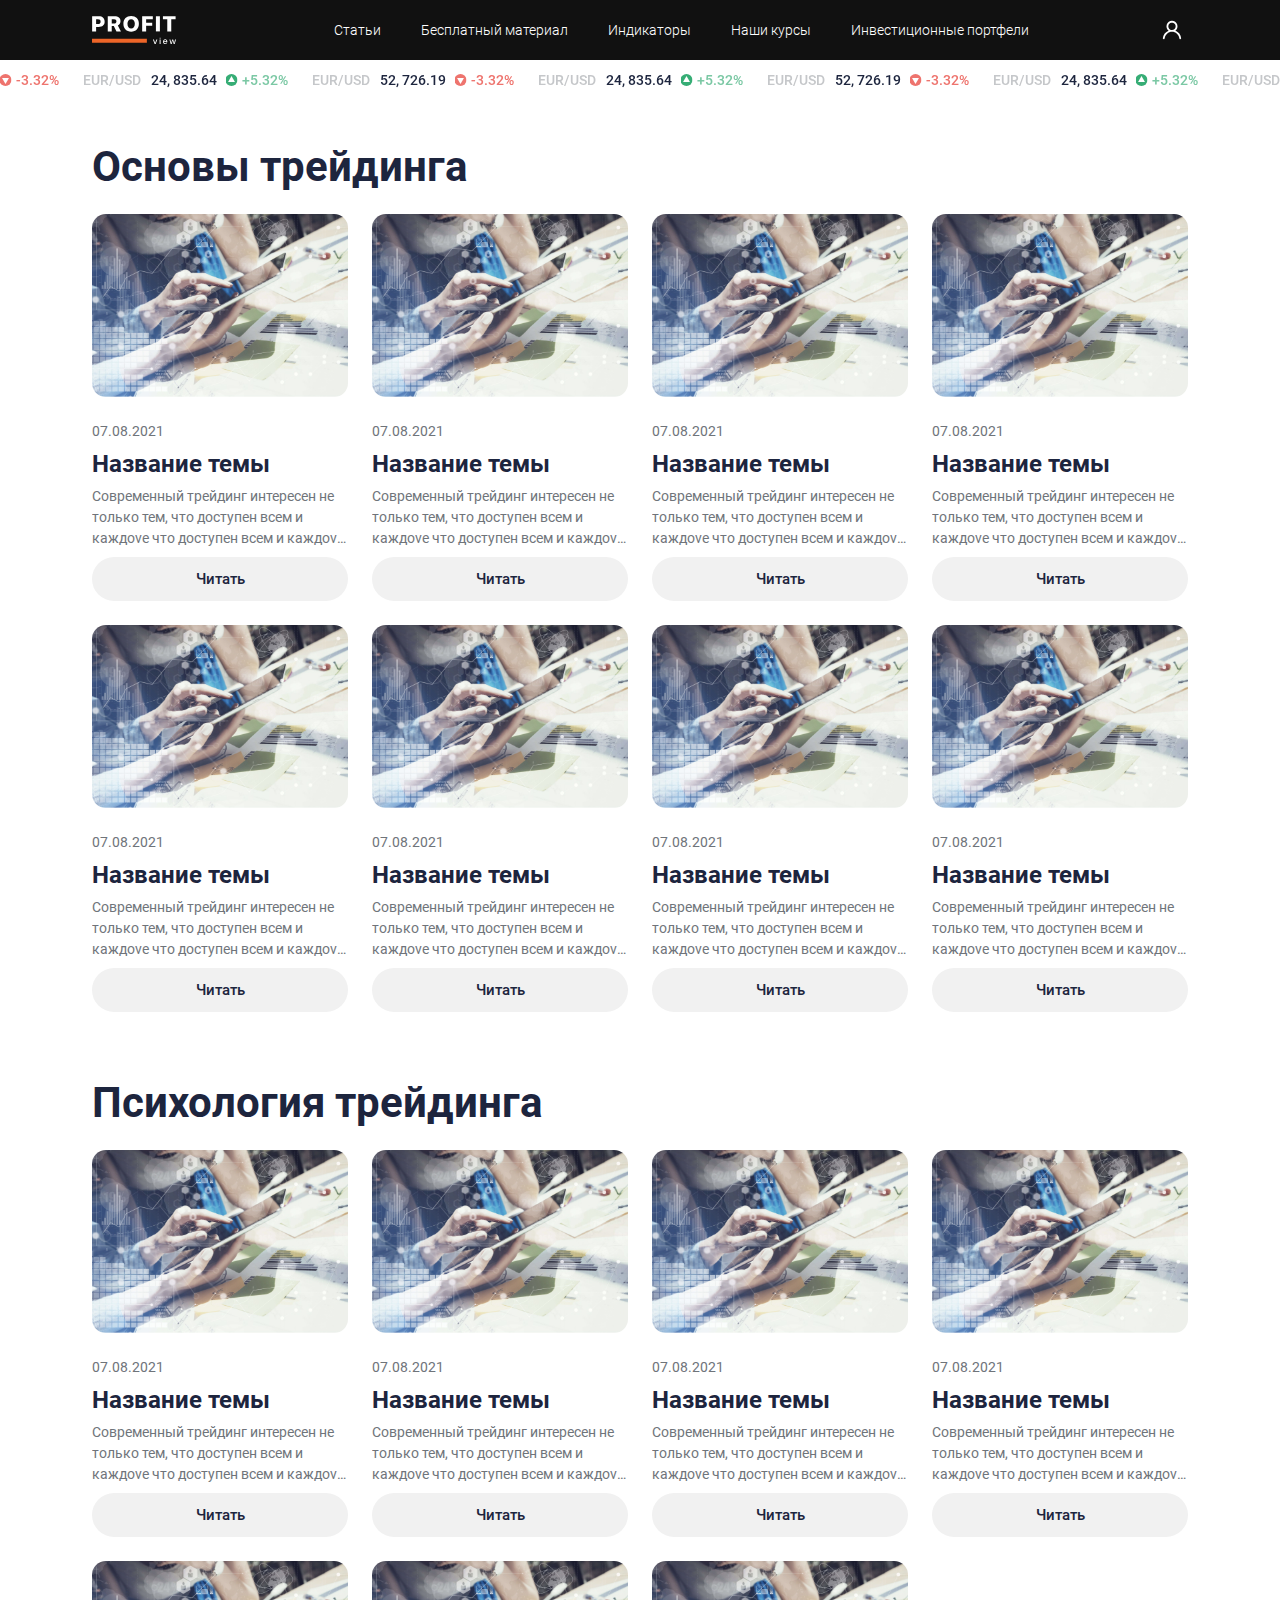
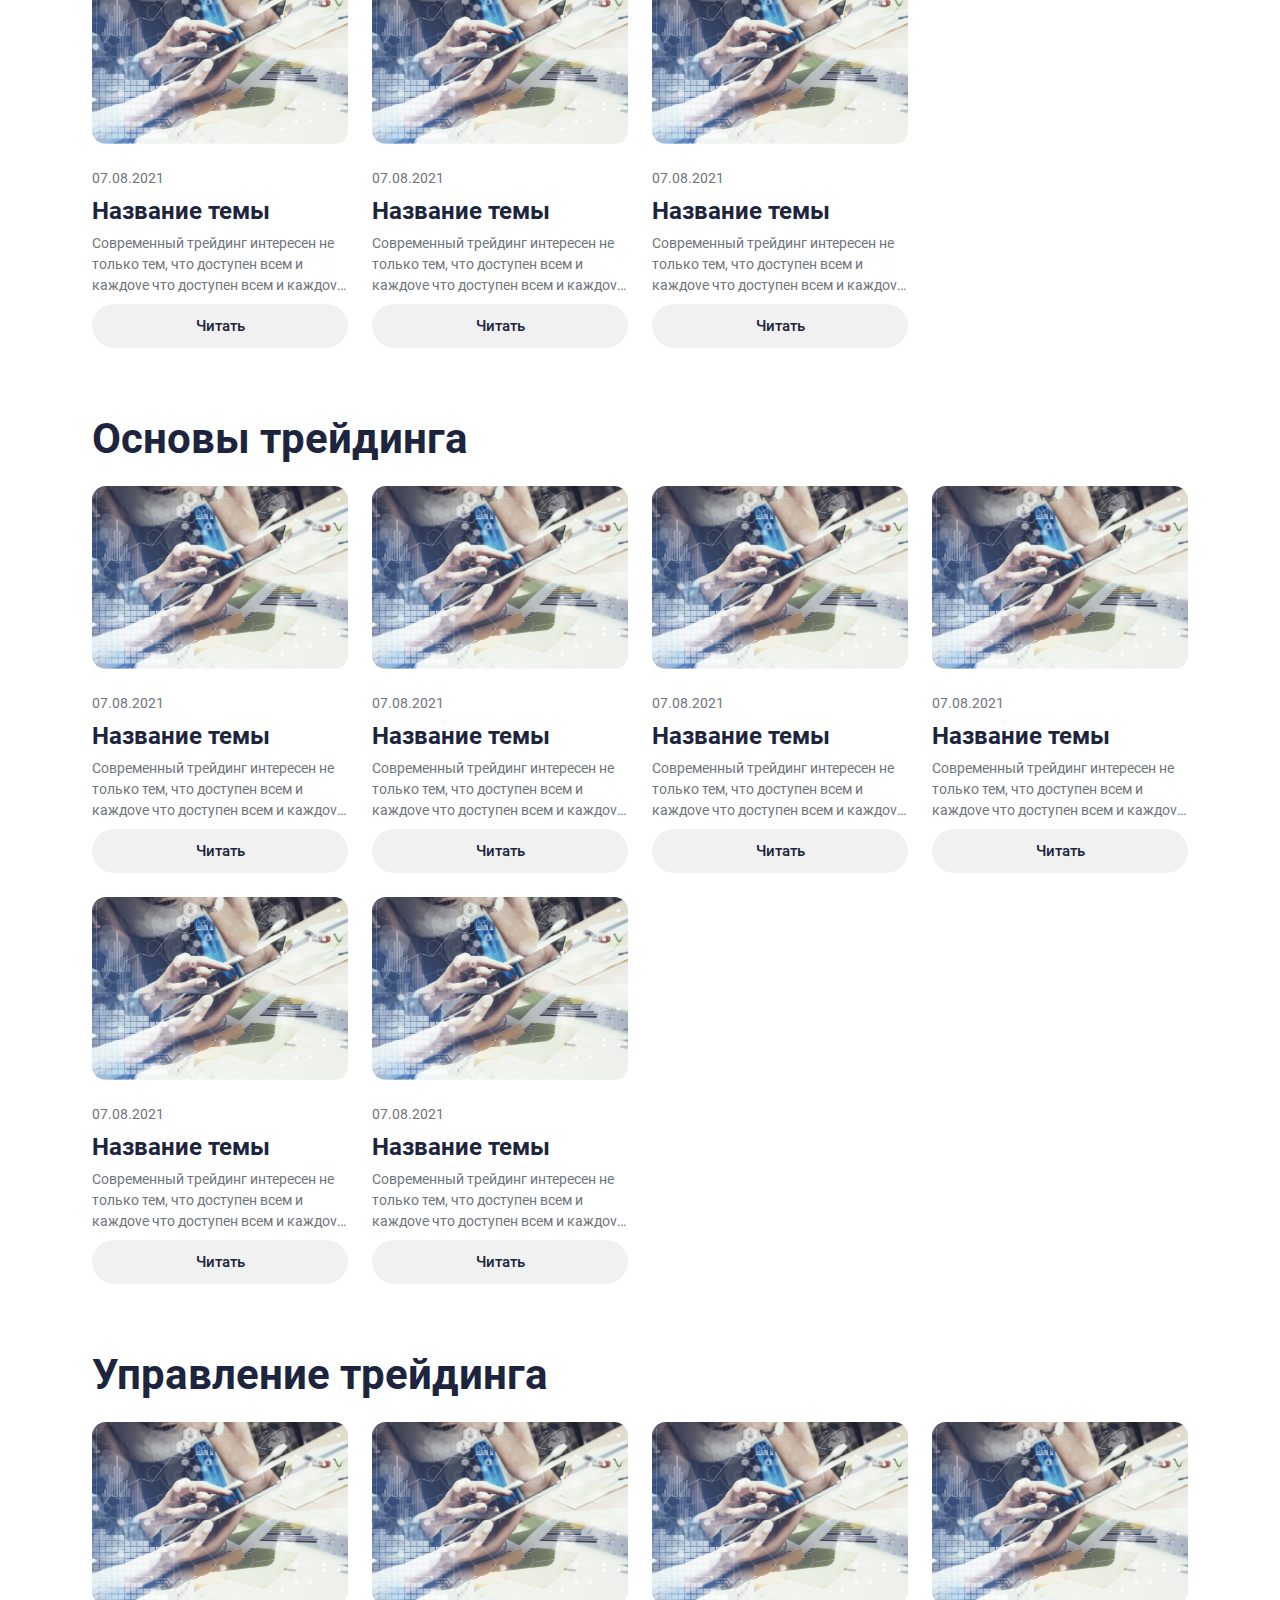
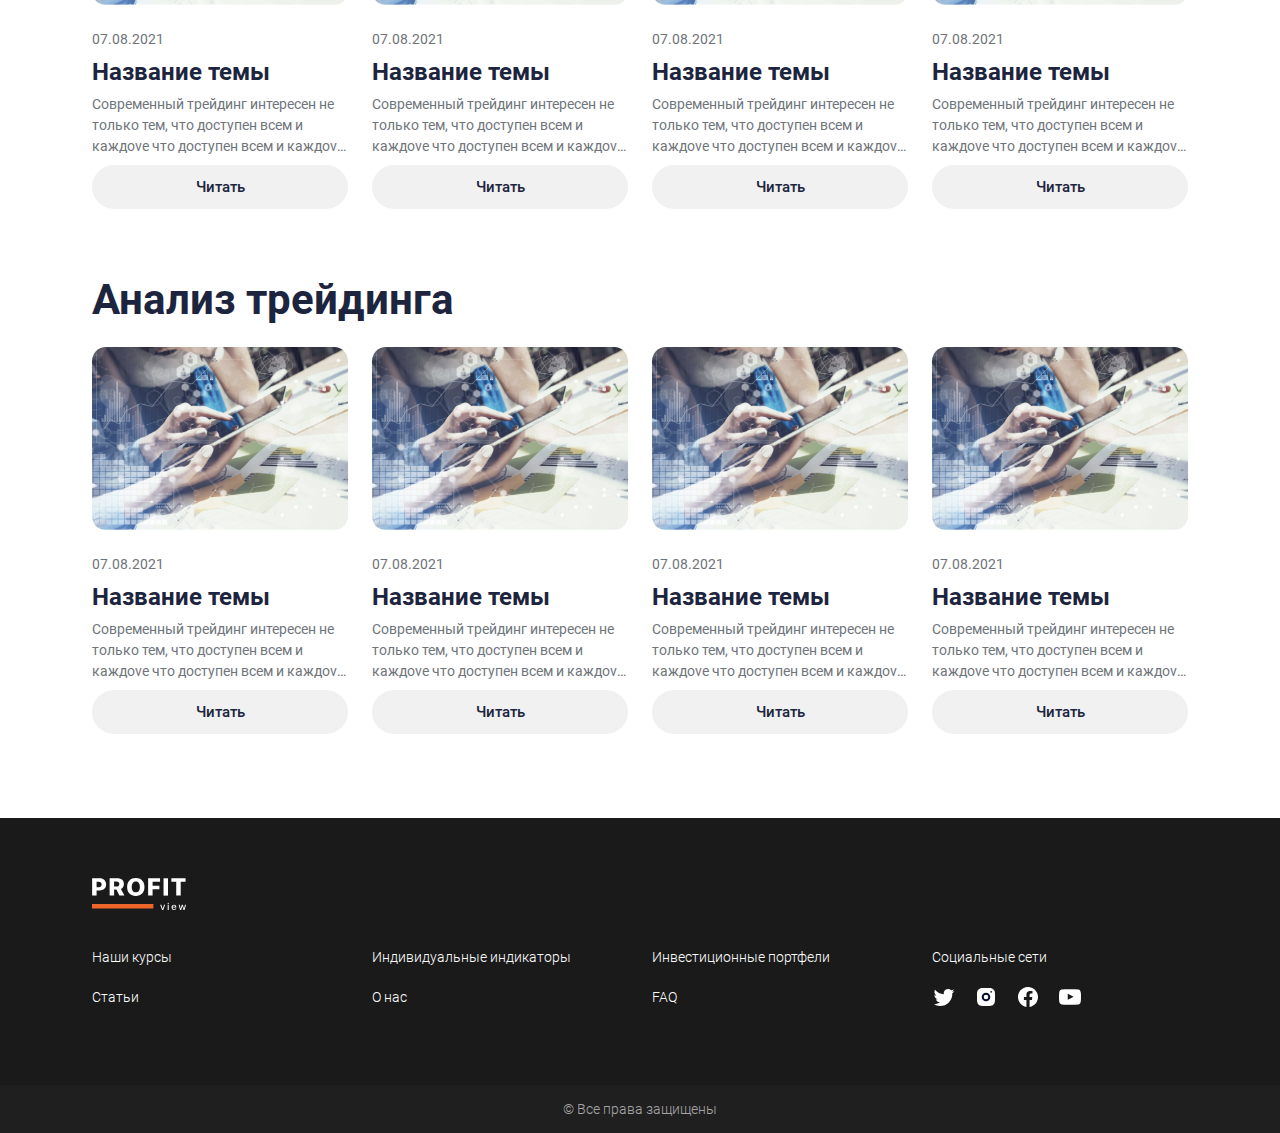
<file: category.html>
<!DOCTYPE html>
<html>

<head>
    <meta charset="UTF-8" />
    <meta name="viewport" content="width=device-width, initial-scale=1.0" />
    <meta http-equiv="X-UA-Compatible" content="ie=edge" />
    <title>Profit View</title>
    <link rel='stylesheet' href='./js/bootstrap/css/bootstrap.min.css'>
    <link rel='stylesheet' href='./js/swiper/swiper-bundle.min.css'>
    <link rel='stylesheet' href='./css/stylesheet.css'>

</head>

<body>
    <header class="header">
        <div class="container d-flex align-center justify-content-between">
            <div class="header-logo">
                <a href="/"><img src="./images/logo.svg" alt=""></a>
            </div>
            <div class="header-nav">
                <div class="menu-toggle"></div>
                <div class="header-wrap">
                    <div class="header-scroll">
                        <span class="menu-back"></span>
                        <nav class="header-menu">
                            <ul>
                                <li><a href="/">Статьи</a></li>
                                <li><a href="/">Бесплатный материал</a></li>
                                <li><a href="/">Индикаторы</a></li>
                                <li><a href="/">Наши курсы</a></li>
                                <li><a href="/">Инвестиционные портфели</a></li>
                            </ul>
                            <div class="header-social-wrap">
                                <div>Социальные сети</div>
                                <div class="header-social">
                                    <a href="/"><span class="pv pv-twitter"></span></a>
                                    <a href="/"><span class="pv pv-instagram"></span></a>
                                    <a href="/"><span class="pv pv-facebook"></span></a>
                                    <a href="/"><span class="pv pv-youtube"></span></a>
                                </div>
                            </div>
                            <a href="/" class="header-user-out"><span class="pv pv-logout"></span> Выход</a>
                        </nav>
                    </div>
                </div>
                <div class="header-user">
                    <div class="user-toggle" data-bs-toggle="modal" data-bs-target="#userModal"><span
                            class="pv pv-user"></span></div>
                </div>
            </div>
        </div>

        <div class="ticker">
            <div class="swiper-container ticker-swiper">
                <div class="swiper-wrapper">
                    <div class="swiper-slide">
                        <div class="ticker-item"><span class="ticker-cur">Eur/USD</span><span class="ticker-rate">24,
                                835.64</span><span class="ticker-change"><span
                                    class="ticker-increase">+5.32%</span></span></div>
                    </div>
                    <div class="swiper-slide">
                        <div class="ticker-item"><span class="ticker-cur">Eur/USD</span><span class="ticker-rate">52,
                                726.19</span><span class="ticker-change"><span
                                    class="ticker-decrease">-3.32%</span></span></div>
                    </div>
                    <div class="swiper-slide">
                        <div class="ticker-item"><span class="ticker-cur">Eur/USD</span><span class="ticker-rate">24,
                                835.64</span><span class="ticker-change"><span
                                    class="ticker-increase">+5.32%</span></span></div>
                    </div>
                    <div class="swiper-slide">
                        <div class="ticker-item"><span class="ticker-cur">Eur/USD</span><span class="ticker-rate">52,
                                726.19</span><span class="ticker-change"><span
                                    class="ticker-decrease">-3.32%</span></span></div>
                    </div>
                    <div class="swiper-slide">
                        <div class="ticker-item"><span class="ticker-cur">Eur/USD</span><span class="ticker-rate">24,
                                835.64</span><span class="ticker-change"><span
                                    class="ticker-increase">+5.32%</span></span></div>
                    </div>
                    <div class="swiper-slide">
                        <div class="ticker-item"><span class="ticker-cur">Eur/USD</span><span class="ticker-rate">52,
                                726.19</span><span class="ticker-change"><span
                                    class="ticker-decrease">-3.32%</span></span></div>
                    </div>
                    <div class="swiper-slide">
                        <div class="ticker-item"><span class="ticker-cur">Eur/USD</span><span class="ticker-rate">24,
                                835.64</span><span class="ticker-change"><span
                                    class="ticker-increase">+5.32%</span></span></div>
                    </div>
                    <div class="swiper-slide">
                        <div class="ticker-item"><span class="ticker-cur">Eur/USD</span><span class="ticker-rate">52,
                                726.19</span><span class="ticker-change"><span
                                    class="ticker-decrease">-3.32%</span></span></div>
                    </div>
                    <div class="swiper-slide">
                        <div class="ticker-item"><span class="ticker-cur">Eur/USD</span><span class="ticker-rate">24,
                                835.64</span><span class="ticker-change"><span
                                    class="ticker-increase">+5.32%</span></span></div>
                    </div>
                    <div class="swiper-slide">
                        <div class="ticker-item"><span class="ticker-cur">Eur/USD</span><span class="ticker-rate">52,
                                726.19</span><span class="ticker-change"><span
                                    class="ticker-decrease">-3.32%</span></span></div>
                    </div>
                </div>
            </div>
        </div>
    </header>

    <div class="modal fade" id="userModal" tabindex="-1" aria-hidden="true">
        <div class="modal-dialog">
            <div class="modal-content">
                <div class="modal-header">
                    <button type="button" class="btn-close" data-bs-dismiss="modal" aria-label="Close"></button>
                </div>
                <div class="modal-body d-flex flex-column-reverse">
                    <ul class="nav" role="tablist">
                        <li class="nav-item" role="presentation">
                            <a class="nav-link active" id="login-tab" data-bs-toggle="pill" data-bs-target="#login"
                                role="tab" aria-controls="login" aria-selected="true">Log in</a>
                            <span>Have an account?</span>
                        </li>
                        <li class="nav-item" role="presentation">
                            <a class="nav-link" id="signup-tab" data-bs-toggle="pill" data-bs-target="#signup"
                                role="tab" aria-controls="signup" aria-selected="false">Join free today</a>
                            <span>Dont have an account?</span>
                        </li>
                    </ul>
                    <div class="tab-content" id="pills-tabContent">
                        <div class="tab-pane fade show active" id="login" role="tabpanel" aria-labelledby="login-tab">
                            <div class="mb-2">
                                Welcome back
                            </div>
                            <div class="modal-title">
                                Login to your account
                            </div>
                            <form class="login-form" action="">
                                <div class="input-field">
                                    <input type="email" name="login-email" placeholder="Email">
                                </div>
                                <div class="input-field">
                                    <input type="password" name="login-password" placeholder="Password">
                                </div>
                                <div class="d-flex justify-content-between align-items-center mb-4">
                                    <div class="form-check">
                                        <input class="form-check-input" type="checkbox" value="" id="loginRemember">
                                        <label class="form-check-label" for="loginRemember">
                                            Remember me
                                        </label>
                                    </div>
                                    <a href="/" class="forgot-pswrd text-grey--light">Forgot password?</a>
                                </div>
                                <button class="btn-primary btn-full btn-md">Log in</button>
                            </form>
                            <div class="login-social">
                                <div class="text-center text-grey--light">Вход через соц сети</div>
                                <div class="social-list d-flex justify-content-center">
                                    <a href="/" class="modal-twitter"><img src="./images/icons/modal-twitter.svg"
                                            alt=""></a>
                                    <a href="/" class="modal-facebook"><img src="./images/icons/modal-facebook.svg"
                                            alt=""></a>
                                    <a href="/" class="modal-apple"><img src="./images/icons/modal-apple.svg"
                                            alt=""></a>
                                    <a href="/" class="modal-gplus"><img src="./images/icons/modal-gplus.svg"
                                            alt=""></a>
                                </div>
                            </div>
                        </div>
                        <div class="tab-pane fade" id="signup" role="tabpanel" aria-labelledby="signup-tab">
                            <div class="modal-title">
                                Get started
                            </div>
                            <form class="login-form" action="">
                                <div class="input-field">
                                    <input type="name" name="signup-name" placeholder="Name">
                                </div>
                                <div class="input-field">
                                    <input type="email" name="signup-email" placeholder="Email">
                                </div>
                                <div class="input-field">
                                    <input type="password" name="signup-password" placeholder="Password">
                                </div>
                                <div class="input-field">
                                    <input type="password" name="signup-repeat-password" placeholder="Repeat password">
                                </div>
                                <div class="form-check mb-4">
                                    <input class="form-check-input" type="checkbox" value="" id="signupRemember">
                                    <label class="form-check-label" for="signupRemember">
                                        Remember me
                                    </label>
                                </div>
                                <button class="btn-primary btn-full btn-md">Get started</button>
                            </form>
                            <div class="login-social">
                                <div class="text-center text-grey--light">Вход через соц сети</div>
                                <div class="social-list d-flex justify-content-center">
                                    <a href="/" class="modal-twitter"><img src="./images/icons/modal-twitter.svg"
                                            alt=""></a>
                                    <a href="/" class="modal-facebook"><img src="./images/icons/modal-facebook.svg"
                                            alt=""></a>
                                    <a href="/" class="modal-apple"><img src="./images/icons/modal-apple.svg"
                                            alt=""></a>
                                    <a href="/" class="modal-gplus"><img src="./images/icons/modal-gplus.svg"
                                            alt=""></a>
                                </div>
                            </div>
                        </div>
                    </div>
                </div>
            </div>
        </div>
    </div>



    <!-- Category start -->
    <div class="category-page">
        <div class="container">
            <h2>Основы трейдинга</h2>
            <div class="category-grid">
                <div class="row">
                    <div class="col-lg-3 col-md-4 col-sm-6">
                        <div class="category-card">
                            <img src="./images/category-card.jpg" alt="" draggable="false">
                            <div class="card-date">07.08.2021</div>
                            <div class="card-title">Название темы</div>
                            <div class="card-text">Современный трейдинг интересен не только тем, что доступен всем и каждоve что доступен всем и каждоve что доступен всем и каждоve</div>
                            <a href="/" class="card-btn">Читать</a>
                        </div>
                    </div>
                    <div class="col-lg-3 col-md-4 col-sm-6">
                        <div class="category-card">
                            <img src="./images/category-card.jpg" alt="" draggable="false">
                            <div class="card-date">07.08.2021</div>
                            <div class="card-title">Название темы</div>
                            <div class="card-text">Современный трейдинг интересен не только тем, что доступен всем и каждоve что доступен всем и каждоve что доступен всем и каждоve</div>
                            <a href="/" class="card-btn">Читать</a>
                        </div>
                    </div>
                    <div class="col-lg-3 col-md-4 col-sm-6">
                        <div class="category-card">
                            <img src="./images/category-card.jpg" alt="" draggable="false">
                            <div class="card-date">07.08.2021</div>
                            <div class="card-title">Название темы</div>
                            <div class="card-text">Современный трейдинг интересен не только тем, что доступен всем и каждоve что доступен всем и каждоve что доступен всем и каждоve</div>
                            <a href="/" class="card-btn">Читать</a>
                        </div>
                    </div>
                    <div class="col-lg-3 col-md-4 col-sm-6">
                        <div class="category-card">
                            <img src="./images/category-card.jpg" alt="" draggable="false">
                            <div class="card-date">07.08.2021</div>
                            <div class="card-title">Название темы</div>
                            <div class="card-text">Современный трейдинг интересен не только тем, что доступен всем и каждоve что доступен всем и каждоve что доступен всем и каждоve</div>
                            <a href="/" class="card-btn">Читать</a>
                        </div>
                    </div>
                    <div class="col-lg-3 col-md-4 col-sm-6">
                        <div class="category-card">
                            <img src="./images/category-card.jpg" alt="" draggable="false">
                            <div class="card-date">07.08.2021</div>
                            <div class="card-title">Название темы</div>
                            <div class="card-text">Современный трейдинг интересен не только тем, что доступен всем и каждоve что доступен всем и каждоve что доступен всем и каждоve</div>
                            <a href="/" class="card-btn">Читать</a>
                        </div>
                    </div>
                    <div class="col-lg-3 col-md-4 col-sm-6">
                        <div class="category-card">
                            <img src="./images/category-card.jpg" alt="" draggable="false">
                            <div class="card-date">07.08.2021</div>
                            <div class="card-title">Название темы</div>
                            <div class="card-text">Современный трейдинг интересен не только тем, что доступен всем и каждоve что доступен всем и каждоve что доступен всем и каждоve</div>
                            <a href="/" class="card-btn">Читать</a>
                        </div>
                    </div>
                    <div class="col-lg-3 col-md-4 col-sm-6">
                        <div class="category-card">
                            <img src="./images/category-card.jpg" alt="" draggable="false">
                            <div class="card-date">07.08.2021</div>
                            <div class="card-title">Название темы</div>
                            <div class="card-text">Современный трейдинг интересен не только тем, что доступен всем и каждоve что доступен всем и каждоve что доступен всем и каждоve</div>
                            <a href="/" class="card-btn">Читать</a>
                        </div>
                    </div>
                    <div class="col-lg-3 col-md-4 col-sm-6">
                        <div class="category-card">
                            <img src="./images/category-card.jpg" alt="" draggable="false">
                            <div class="card-date">07.08.2021</div>
                            <div class="card-title">Название темы</div>
                            <div class="card-text">Современный трейдинг интересен не только тем, что доступен всем и каждоve что доступен всем и каждоve что доступен всем и каждоve</div>
                            <a href="/" class="card-btn">Читать</a>
                        </div>
                    </div>
                </div>
                <button class="btn load-more">Смотреть больше</button>
            </div>
                

            <h2>Психология трейдинга</h2>
            <div class="category-grid">
                <div class="row">
                    <div class="col-lg-3 col-md-4 col-sm-6">
                        <div class="category-card">
                            <img src="./images/category-card.jpg" alt="" draggable="false">
                            <div class="card-date">07.08.2021</div>
                            <div class="card-title">Название темы</div>
                            <div class="card-text">Современный трейдинг интересен не только тем, что доступен всем и каждоve что доступен всем и каждоve что доступен всем и каждоve</div>
                            <a href="/" class="card-btn">Читать</a>
                        </div>
                    </div>
                    <div class="col-lg-3 col-md-4 col-sm-6">
                        <div class="category-card">
                            <img src="./images/category-card.jpg" alt="" draggable="false">
                            <div class="card-date">07.08.2021</div>
                            <div class="card-title">Название темы</div>
                            <div class="card-text">Современный трейдинг интересен не только тем, что доступен всем и каждоve что доступен всем и каждоve что доступен всем и каждоve</div>
                            <a href="/" class="card-btn">Читать</a>
                        </div>
                    </div>
                    <div class="col-lg-3 col-md-4 col-sm-6">
                        <div class="category-card">
                            <img src="./images/category-card.jpg" alt="" draggable="false">
                            <div class="card-date">07.08.2021</div>
                            <div class="card-title">Название темы</div>
                            <div class="card-text">Современный трейдинг интересен не только тем, что доступен всем и каждоve что доступен всем и каждоve что доступен всем и каждоve</div>
                            <a href="/" class="card-btn">Читать</a>
                        </div>
                    </div>
                    <div class="col-lg-3 col-md-4 col-sm-6">
                        <div class="category-card">
                            <img src="./images/category-card.jpg" alt="" draggable="false">
                            <div class="card-date">07.08.2021</div>
                            <div class="card-title">Название темы</div>
                            <div class="card-text">Современный трейдинг интересен не только тем, что доступен всем и каждоve что доступен всем и каждоve что доступен всем и каждоve</div>
                            <a href="/" class="card-btn">Читать</a>
                        </div>
                    </div>
                    <div class="col-lg-3 col-md-4 col-sm-6">
                        <div class="category-card">
                            <img src="./images/category-card.jpg" alt="" draggable="false">
                            <div class="card-date">07.08.2021</div>
                            <div class="card-title">Название темы</div>
                            <div class="card-text">Современный трейдинг интересен не только тем, что доступен всем и каждоve что доступен всем и каждоve что доступен всем и каждоve</div>
                            <a href="/" class="card-btn">Читать</a>
                        </div>
                    </div>
                    <div class="col-lg-3 col-md-4 col-sm-6">
                        <div class="category-card">
                            <img src="./images/category-card.jpg" alt="" draggable="false">
                            <div class="card-date">07.08.2021</div>
                            <div class="card-title">Название темы</div>
                            <div class="card-text">Современный трейдинг интересен не только тем, что доступен всем и каждоve что доступен всем и каждоve что доступен всем и каждоve</div>
                            <a href="/" class="card-btn">Читать</a>
                        </div>
                    </div>
                    <div class="col-lg-3 col-md-4 col-sm-6">
                        <div class="category-card">
                            <img src="./images/category-card.jpg" alt="" draggable="false">
                            <div class="card-date">07.08.2021</div>
                            <div class="card-title">Название темы</div>
                            <div class="card-text">Современный трейдинг интересен не только тем, что доступен всем и каждоve что доступен всем и каждоve что доступен всем и каждоve</div>
                            <a href="/" class="card-btn">Читать</a>
                        </div>
                    </div>
                </div>
                <button class="btn load-more">Смотреть больше</button>
            </div>
            
            <h2>Основы трейдинга</h2>
            <div class="category-grid">
                <div class="row">
                    <div class="col-lg-3 col-md-4 col-sm-6">
                        <div class="category-card">
                            <img src="./images/category-card.jpg" alt="" draggable="false">
                            <div class="card-date">07.08.2021</div>
                            <div class="card-title">Название темы</div>
                            <div class="card-text">Современный трейдинг интересен не только тем, что доступен всем и каждоve что доступен всем и каждоve что доступен всем и каждоve</div>
                            <a href="/" class="card-btn">Читать</a>
                        </div>
                    </div>
                    <div class="col-lg-3 col-md-4 col-sm-6">
                        <div class="category-card">
                            <img src="./images/category-card.jpg" alt="" draggable="false">
                            <div class="card-date">07.08.2021</div>
                            <div class="card-title">Название темы</div>
                            <div class="card-text">Современный трейдинг интересен не только тем, что доступен всем и каждоve что доступен всем и каждоve что доступен всем и каждоve</div>
                            <a href="/" class="card-btn">Читать</a>
                        </div>
                    </div>
                    <div class="col-lg-3 col-md-4 col-sm-6">
                        <div class="category-card">
                            <img src="./images/category-card.jpg" alt="" draggable="false">
                            <div class="card-date">07.08.2021</div>
                            <div class="card-title">Название темы</div>
                            <div class="card-text">Современный трейдинг интересен не только тем, что доступен всем и каждоve что доступен всем и каждоve что доступен всем и каждоve</div>
                            <a href="/" class="card-btn">Читать</a>
                        </div>
                    </div>
                    <div class="col-lg-3 col-md-4 col-sm-6">
                        <div class="category-card">
                            <img src="./images/category-card.jpg" alt="" draggable="false">
                            <div class="card-date">07.08.2021</div>
                            <div class="card-title">Название темы</div>
                            <div class="card-text">Современный трейдинг интересен не только тем, что доступен всем и каждоve что доступен всем и каждоve что доступен всем и каждоve</div>
                            <a href="/" class="card-btn">Читать</a>
                        </div>
                    </div>
                    <div class="col-lg-3 col-md-4 col-sm-6">
                        <div class="category-card">
                            <img src="./images/category-card.jpg" alt="" draggable="false">
                            <div class="card-date">07.08.2021</div>
                            <div class="card-title">Название темы</div>
                            <div class="card-text">Современный трейдинг интересен не только тем, что доступен всем и каждоve что доступен всем и каждоve что доступен всем и каждоve</div>
                            <a href="/" class="card-btn">Читать</a>
                        </div>
                    </div>
                    <div class="col-lg-3 col-md-4 col-sm-6">
                        <div class="category-card">
                            <img src="./images/category-card.jpg" alt="" draggable="false">
                            <div class="card-date">07.08.2021</div>
                            <div class="card-title">Название темы</div>
                            <div class="card-text">Современный трейдинг интересен не только тем, что доступен всем и каждоve что доступен всем и каждоve что доступен всем и каждоve</div>
                            <a href="/" class="card-btn">Читать</a>
                        </div>
                    </div>
                </div>
                <button class="btn load-more">Смотреть больше</button>
            </div>

            <h2>Управление трейдинга</h2>
            <div class="category-grid">
                <div class="row">
                    <div class="col-lg-3 col-md-4 col-sm-6">
                        <div class="category-card">
                            <img src="./images/category-card.jpg" alt="" draggable="false">
                            <div class="card-date">07.08.2021</div>
                            <div class="card-title">Название темы</div>
                            <div class="card-text">Современный трейдинг интересен не только тем, что доступен всем и каждоve что доступен всем и каждоve что доступен всем и каждоve</div>
                            <a href="/" class="card-btn">Читать</a>
                        </div>
                    </div>
                    <div class="col-lg-3 col-md-4 col-sm-6">
                        <div class="category-card">
                            <img src="./images/category-card.jpg" alt="" draggable="false">
                            <div class="card-date">07.08.2021</div>
                            <div class="card-title">Название темы</div>
                            <div class="card-text">Современный трейдинг интересен не только тем, что доступен всем и каждоve что доступен всем и каждоve что доступен всем и каждоve</div>
                            <a href="/" class="card-btn">Читать</a>
                        </div>
                    </div>
                    <div class="col-lg-3 col-md-4 col-sm-6">
                        <div class="category-card">
                            <img src="./images/category-card.jpg" alt="" draggable="false">
                            <div class="card-date">07.08.2021</div>
                            <div class="card-title">Название темы</div>
                            <div class="card-text">Современный трейдинг интересен не только тем, что доступен всем и каждоve что доступен всем и каждоve что доступен всем и каждоve</div>
                            <a href="/" class="card-btn">Читать</a>
                        </div>
                    </div>
                    <div class="col-lg-3 col-md-4 col-sm-6">
                        <div class="category-card">
                            <img src="./images/category-card.jpg" alt="" draggable="false">
                            <div class="card-date">07.08.2021</div>
                            <div class="card-title">Название темы</div>
                            <div class="card-text">Современный трейдинг интересен не только тем, что доступен всем и каждоve что доступен всем и каждоve что доступен всем и каждоve</div>
                            <a href="/" class="card-btn">Читать</a>
                        </div>
                    </div>
                </div>
                <button class="btn load-more">Смотреть больше</button>
            </div>

            <h2>Анализ трейдинга</h2>
            <div class="category-grid">
                <div class="row">
                    <div class="col-lg-3 col-md-4 col-sm-6">
                        <div class="category-card">
                            <img src="./images/category-card.jpg" alt="" draggable="false">
                            <div class="card-date">07.08.2021</div>
                            <div class="card-title">Название темы</div>
                            <div class="card-text">Современный трейдинг интересен не только тем, что доступен всем и каждоve что доступен всем и каждоve что доступен всем и каждоve</div>
                            <a href="/" class="card-btn">Читать</a>
                        </div>
                    </div>
                    <div class="col-lg-3 col-md-4 col-sm-6">
                        <div class="category-card">
                            <img src="./images/category-card.jpg" alt="" draggable="false">
                            <div class="card-date">07.08.2021</div>
                            <div class="card-title">Название темы</div>
                            <div class="card-text">Современный трейдинг интересен не только тем, что доступен всем и каждоve что доступен всем и каждоve что доступен всем и каждоve</div>
                            <a href="/" class="card-btn">Читать</a>
                        </div>
                    </div>
                    <div class="col-lg-3 col-md-4 col-sm-6">
                        <div class="category-card">
                            <img src="./images/category-card.jpg" alt="" draggable="false">
                            <div class="card-date">07.08.2021</div>
                            <div class="card-title">Название темы</div>
                            <div class="card-text">Современный трейдинг интересен не только тем, что доступен всем и каждоve что доступен всем и каждоve что доступен всем и каждоve</div>
                            <a href="/" class="card-btn">Читать</a>
                        </div>
                    </div>
                    <div class="col-lg-3 col-md-4 col-sm-6">
                        <div class="category-card">
                            <img src="./images/category-card.jpg" alt="" draggable="false">
                            <div class="card-date">07.08.2021</div>
                            <div class="card-title">Название темы</div>
                            <div class="card-text">Современный трейдинг интересен не только тем, что доступен всем и каждоve что доступен всем и каждоve что доступен всем и каждоve</div>
                            <a href="/" class="card-btn">Читать</a>
                        </div>
                    </div>
                </div>
                <button class="btn load-more">Смотреть больше</button>
            </div>
                
        </div>
    </div>

    <!-- Category end -->


    <footer class="footer">
        <div class="container">
            <div class="row">
                <div class="col-lg-3">
                    <div class="footer-logo"><a href="/"><img src="./images/logo.svg" alt=""></a></div>
                </div>
            </div>
            <div class="row">
                <div class="col-lg-3">
                    <a href="/">Наши курсы</a>
                    <a href="/">Статьи</a>
                </div>
                <div class="col-lg-3">
                    <a href="/">Индивидуальные индикаторы</a>
                    <a href="/">О нас</a>
                </div>
                <div class="col-lg-3">
                    <a href="/">Инвестиционные портфели</a>
                    <a href="/">FAQ</a>
                </div>
                <div class="col-lg-3">
                    <div>Социальные сети</div>
                    <div class="footer-social">
                        <a href="/"><span class="pv pv-twitter"></span></a>
                        <a href="/"><span class="pv pv-instagram"></span></a>
                        <a href="/"><span class="pv pv-facebook"></span></a>
                        <a href="/"><span class="pv pv-youtube"></span></a>
                    </div>
                </div>
            </div>
        </div>
        <div class="footer-copyright">
            <div class="container">
                © Все права защищены
            </div>
        </div>
    </footer>

    <script src="./js/bootstrap/js/popper.min.js"></script>
    <script src="./js/bootstrap/js/bootstrap.min.js"></script>
    <script src="./js/swiper/swiper-bundle.min.js"></script>
    <script src="./js/main.js"></script>

</body>

</html>
</file>
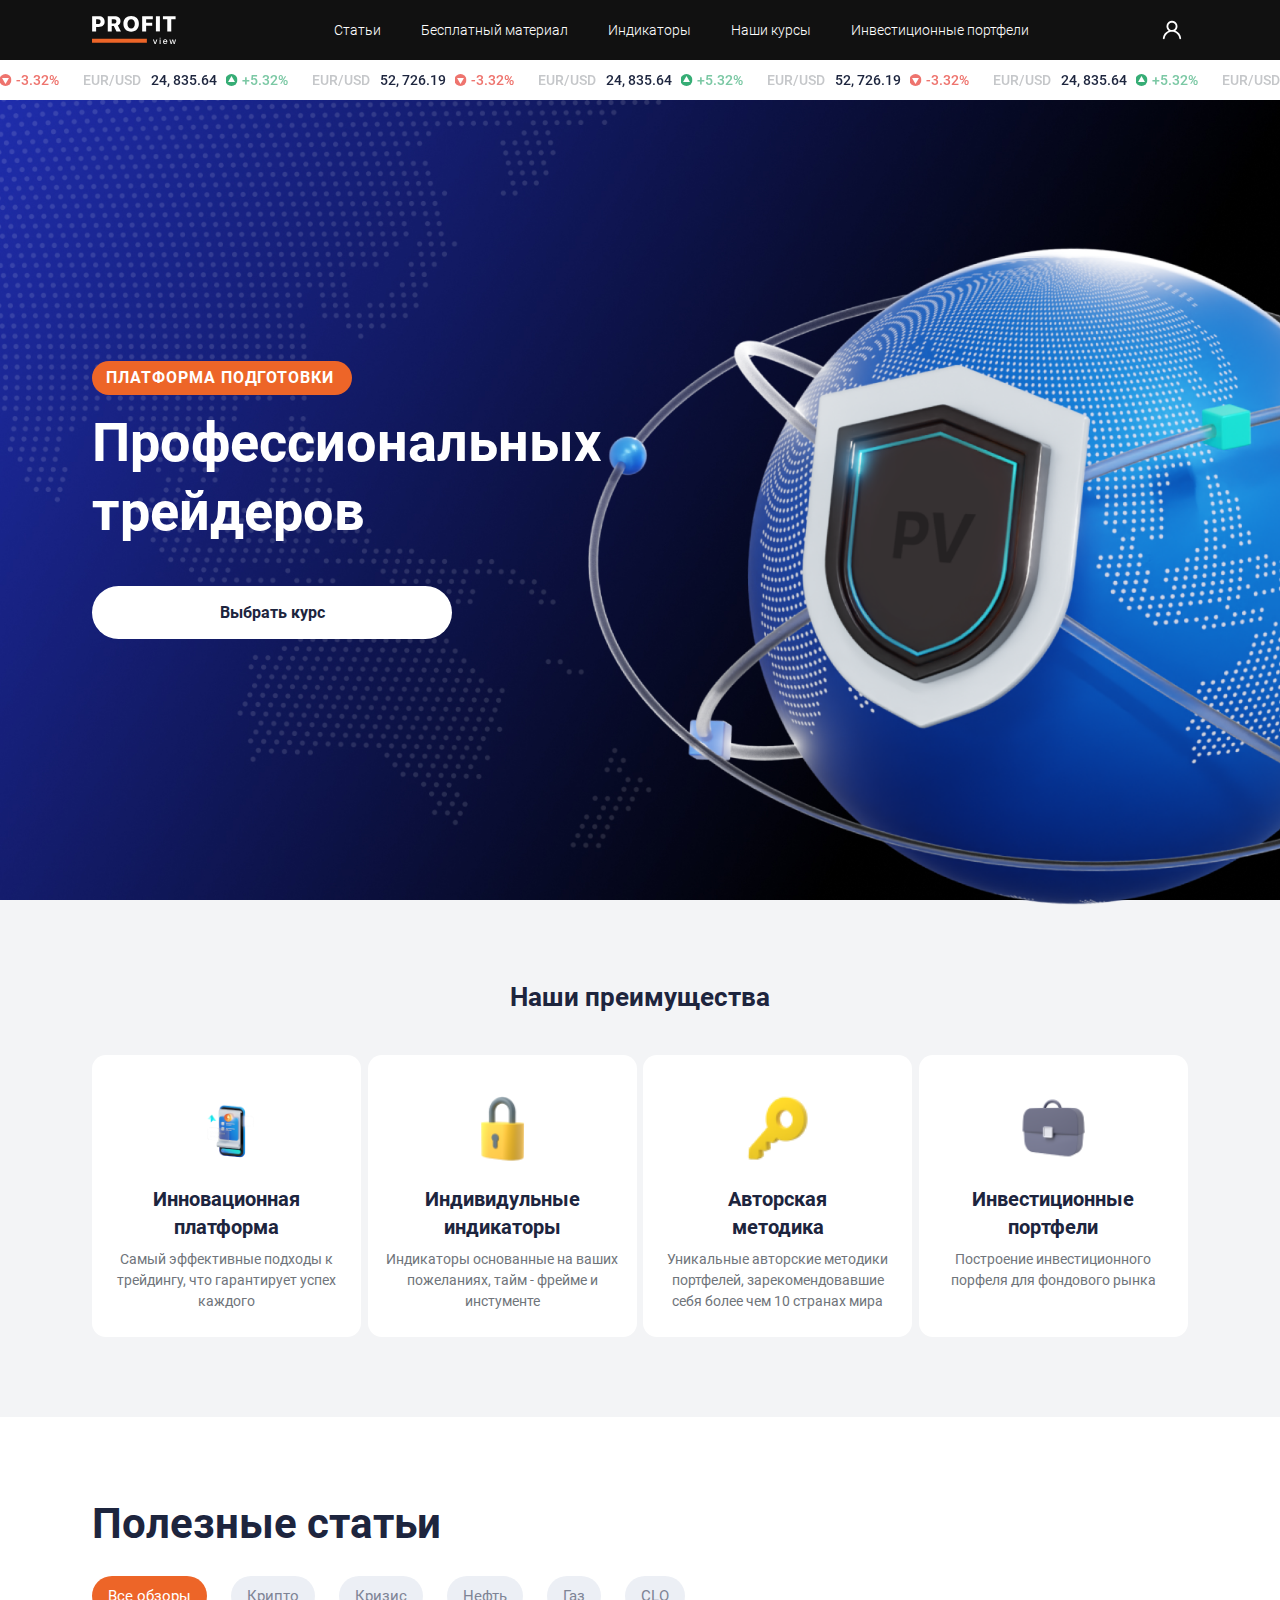
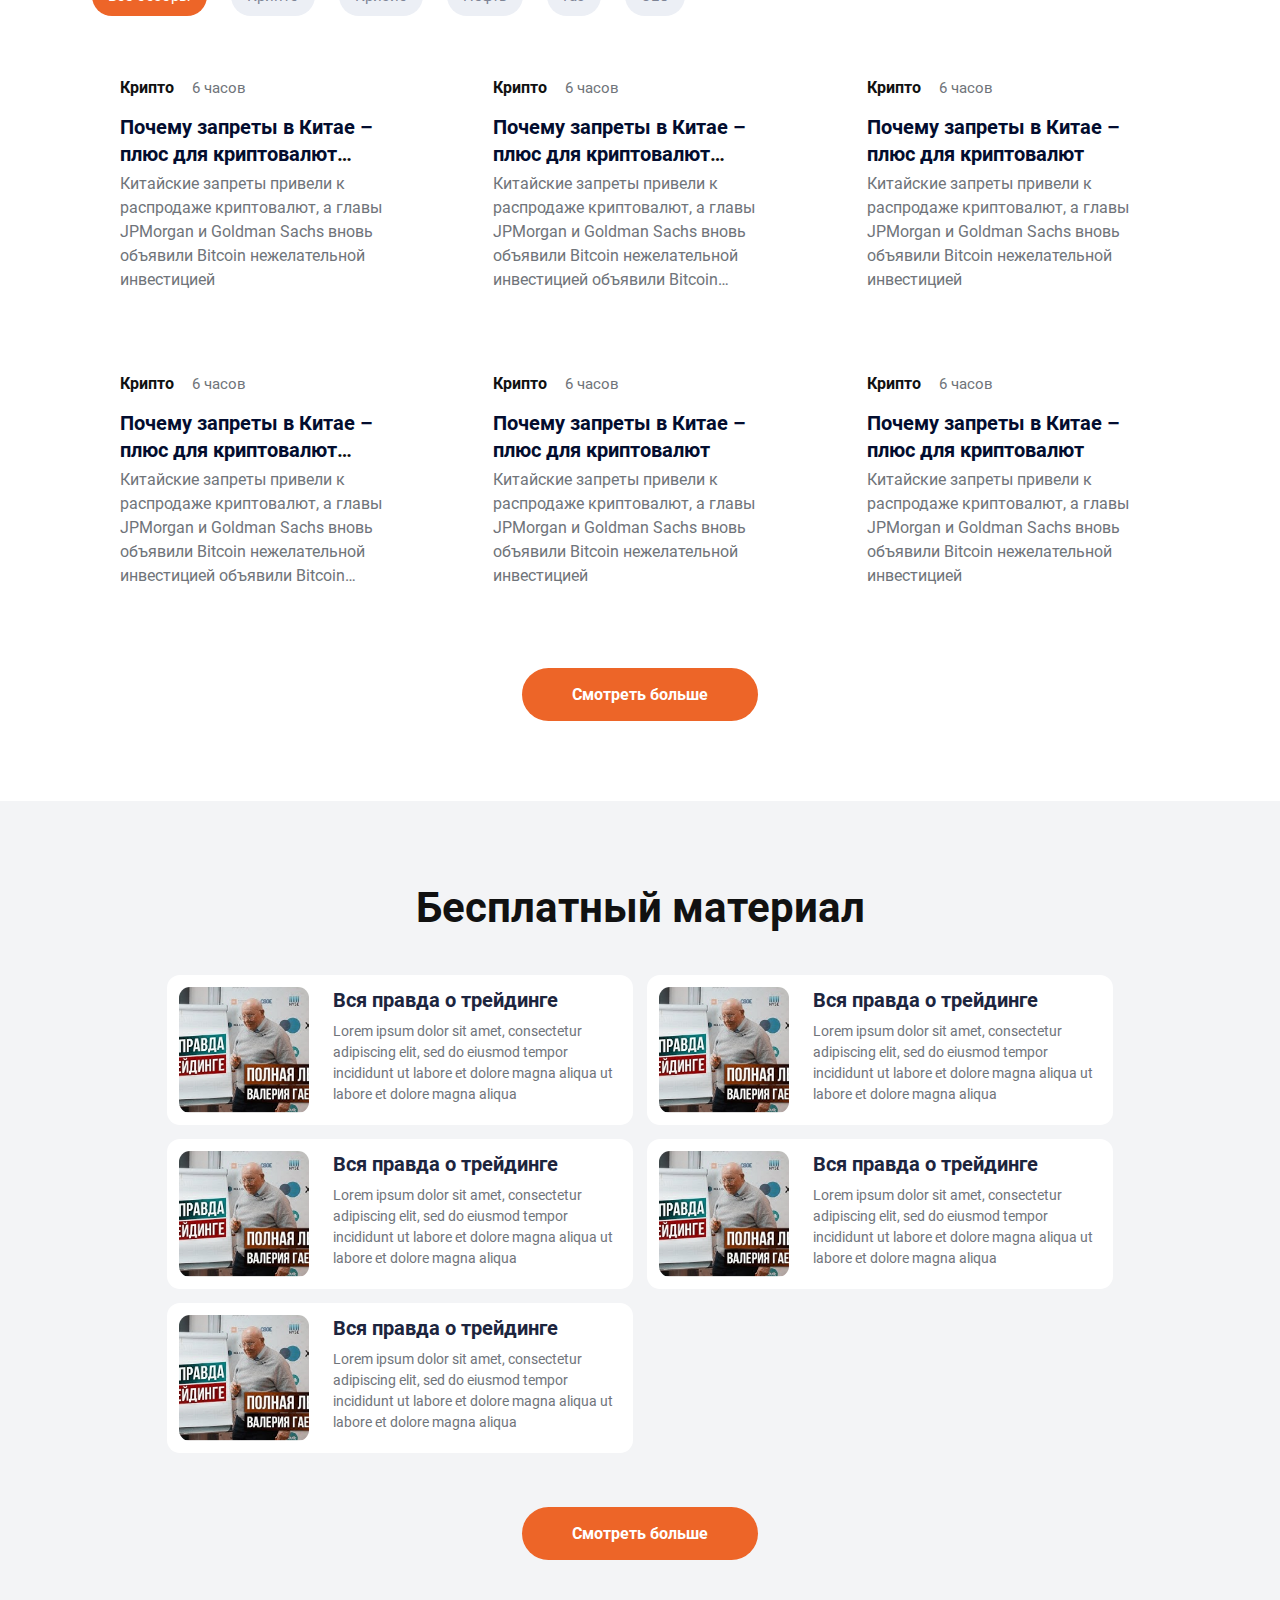
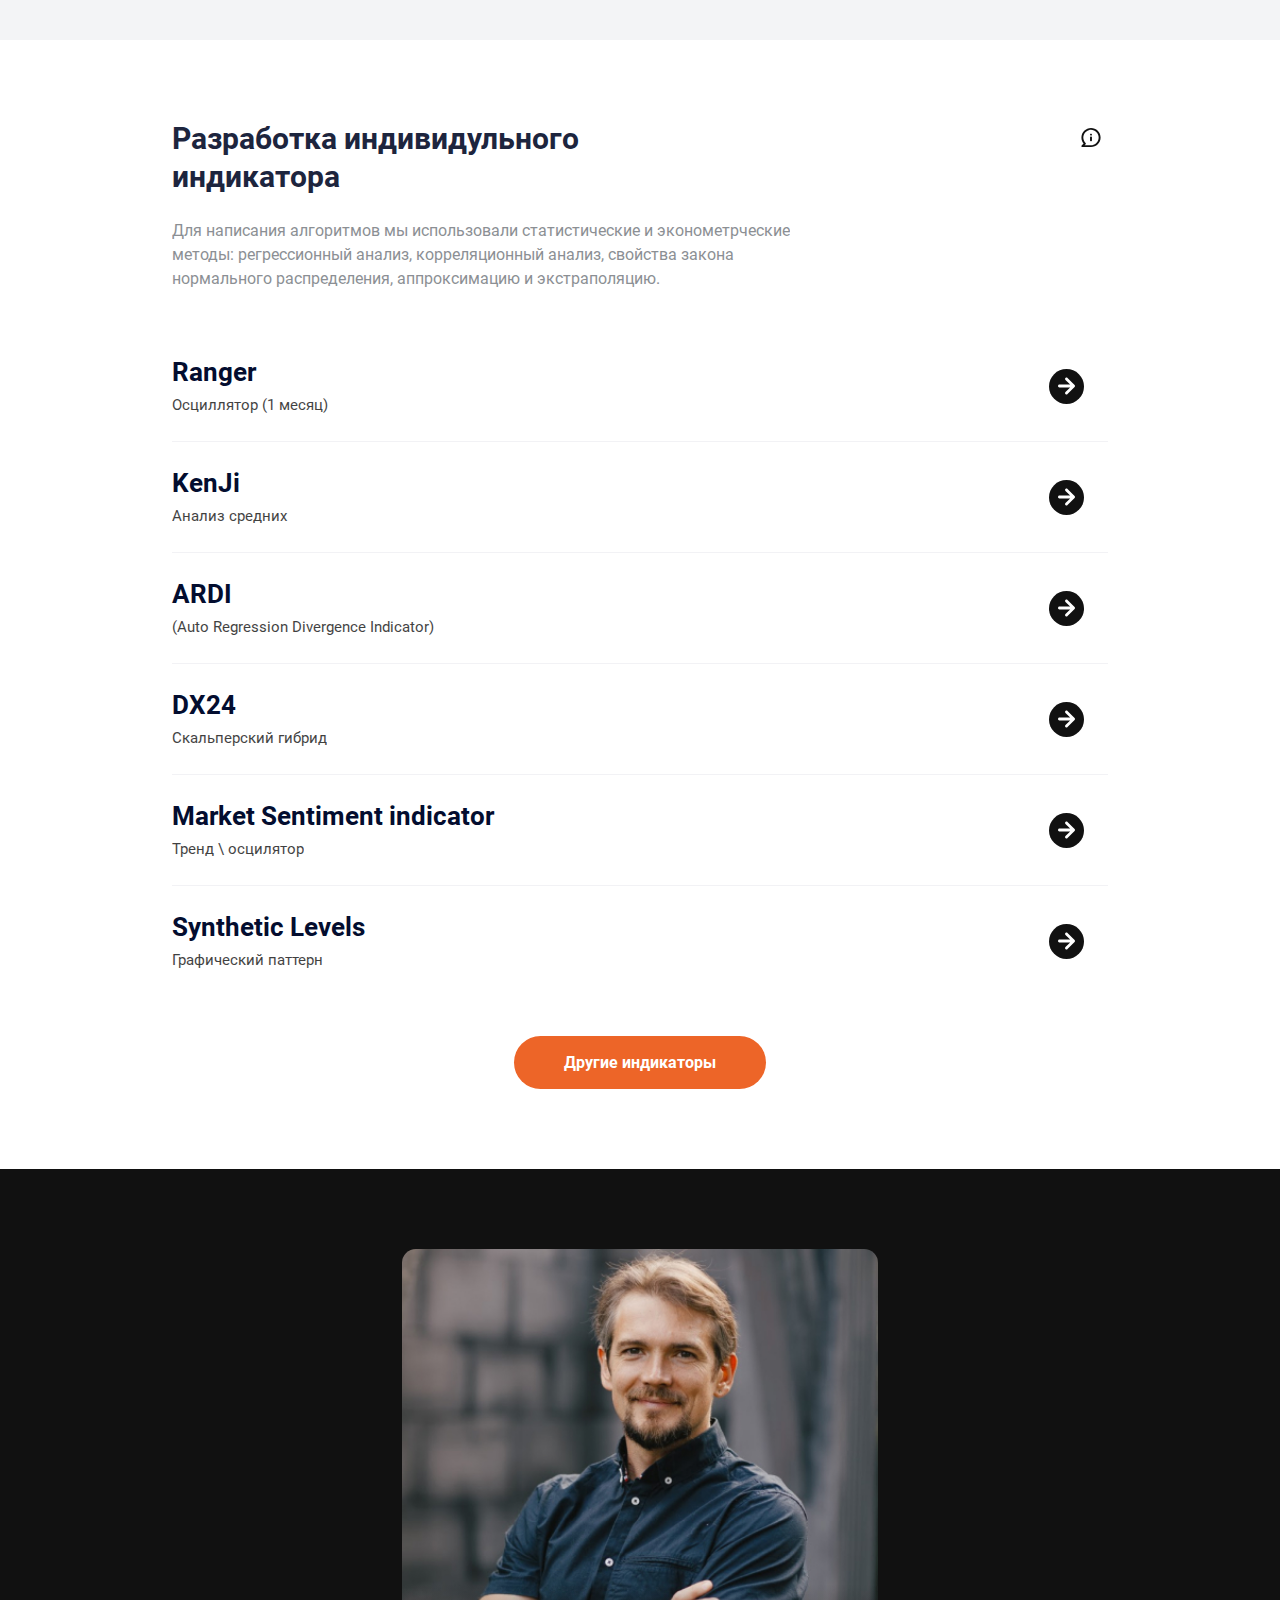
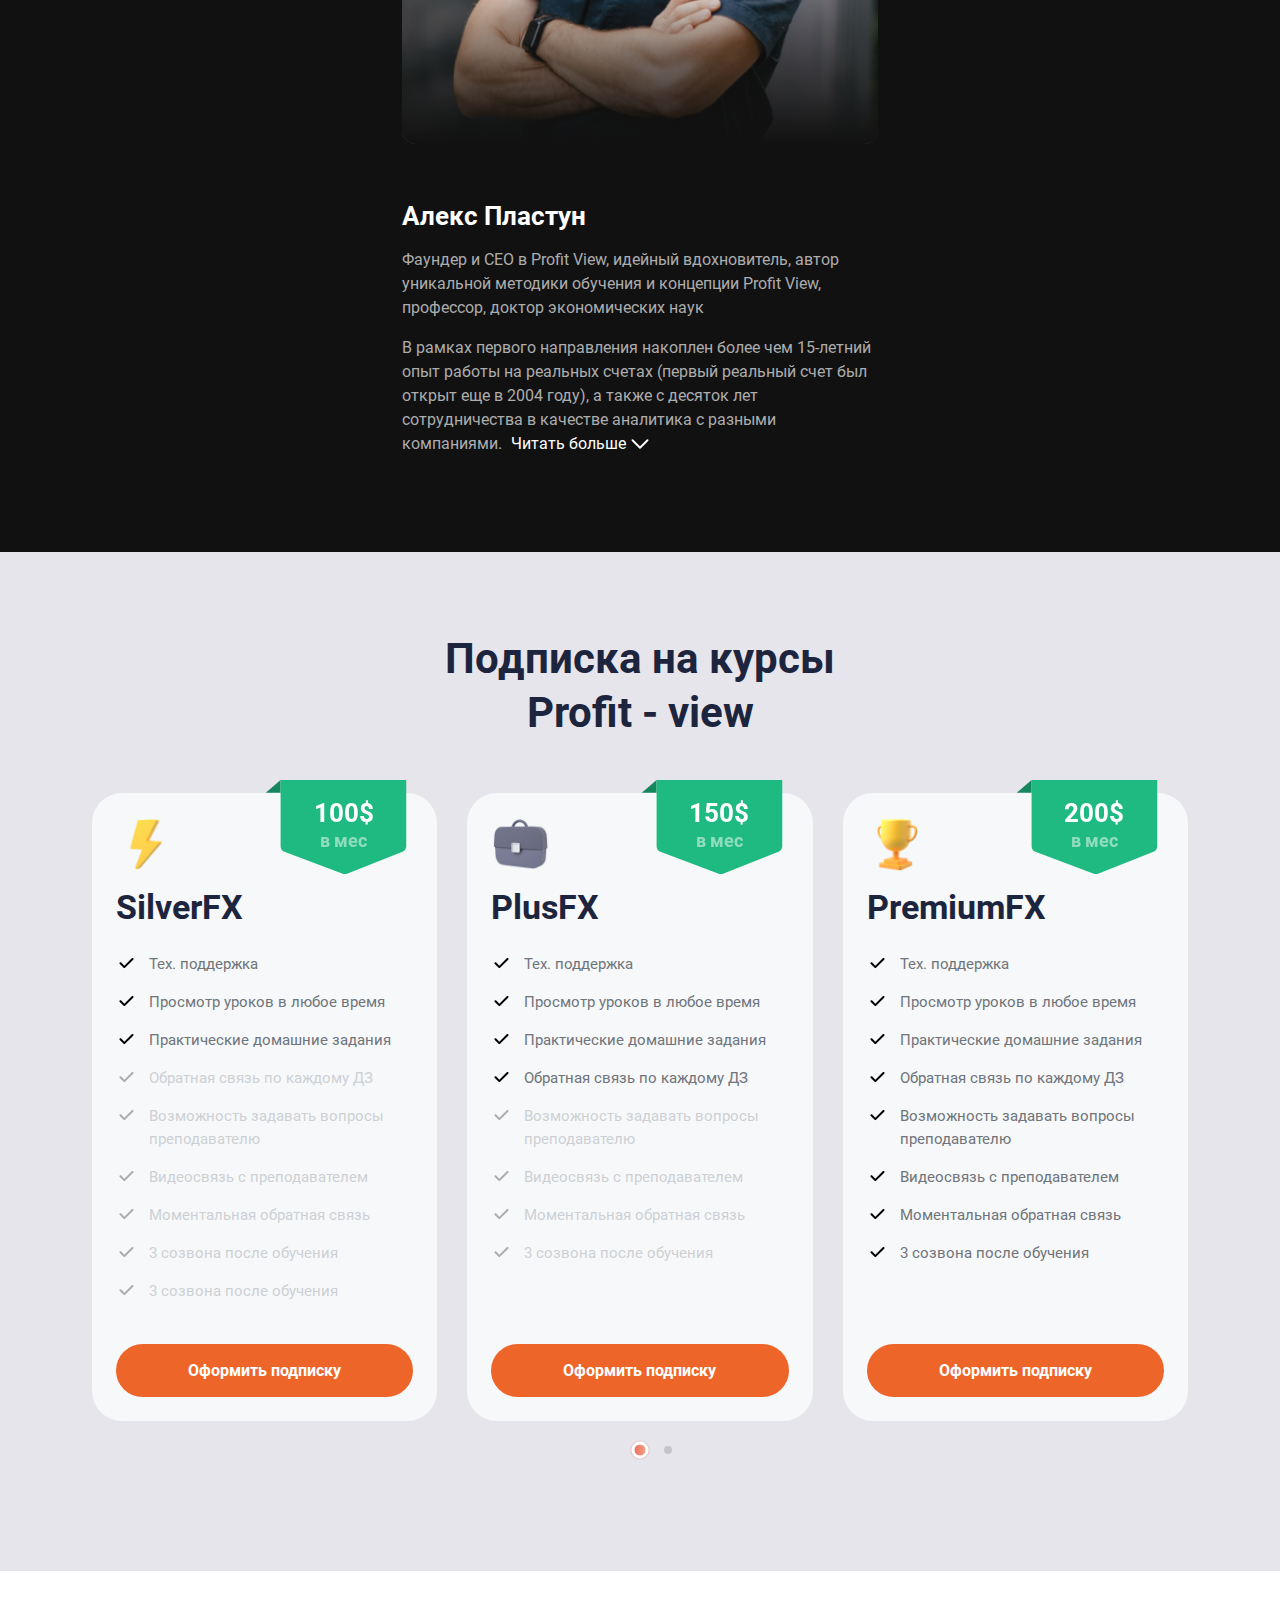
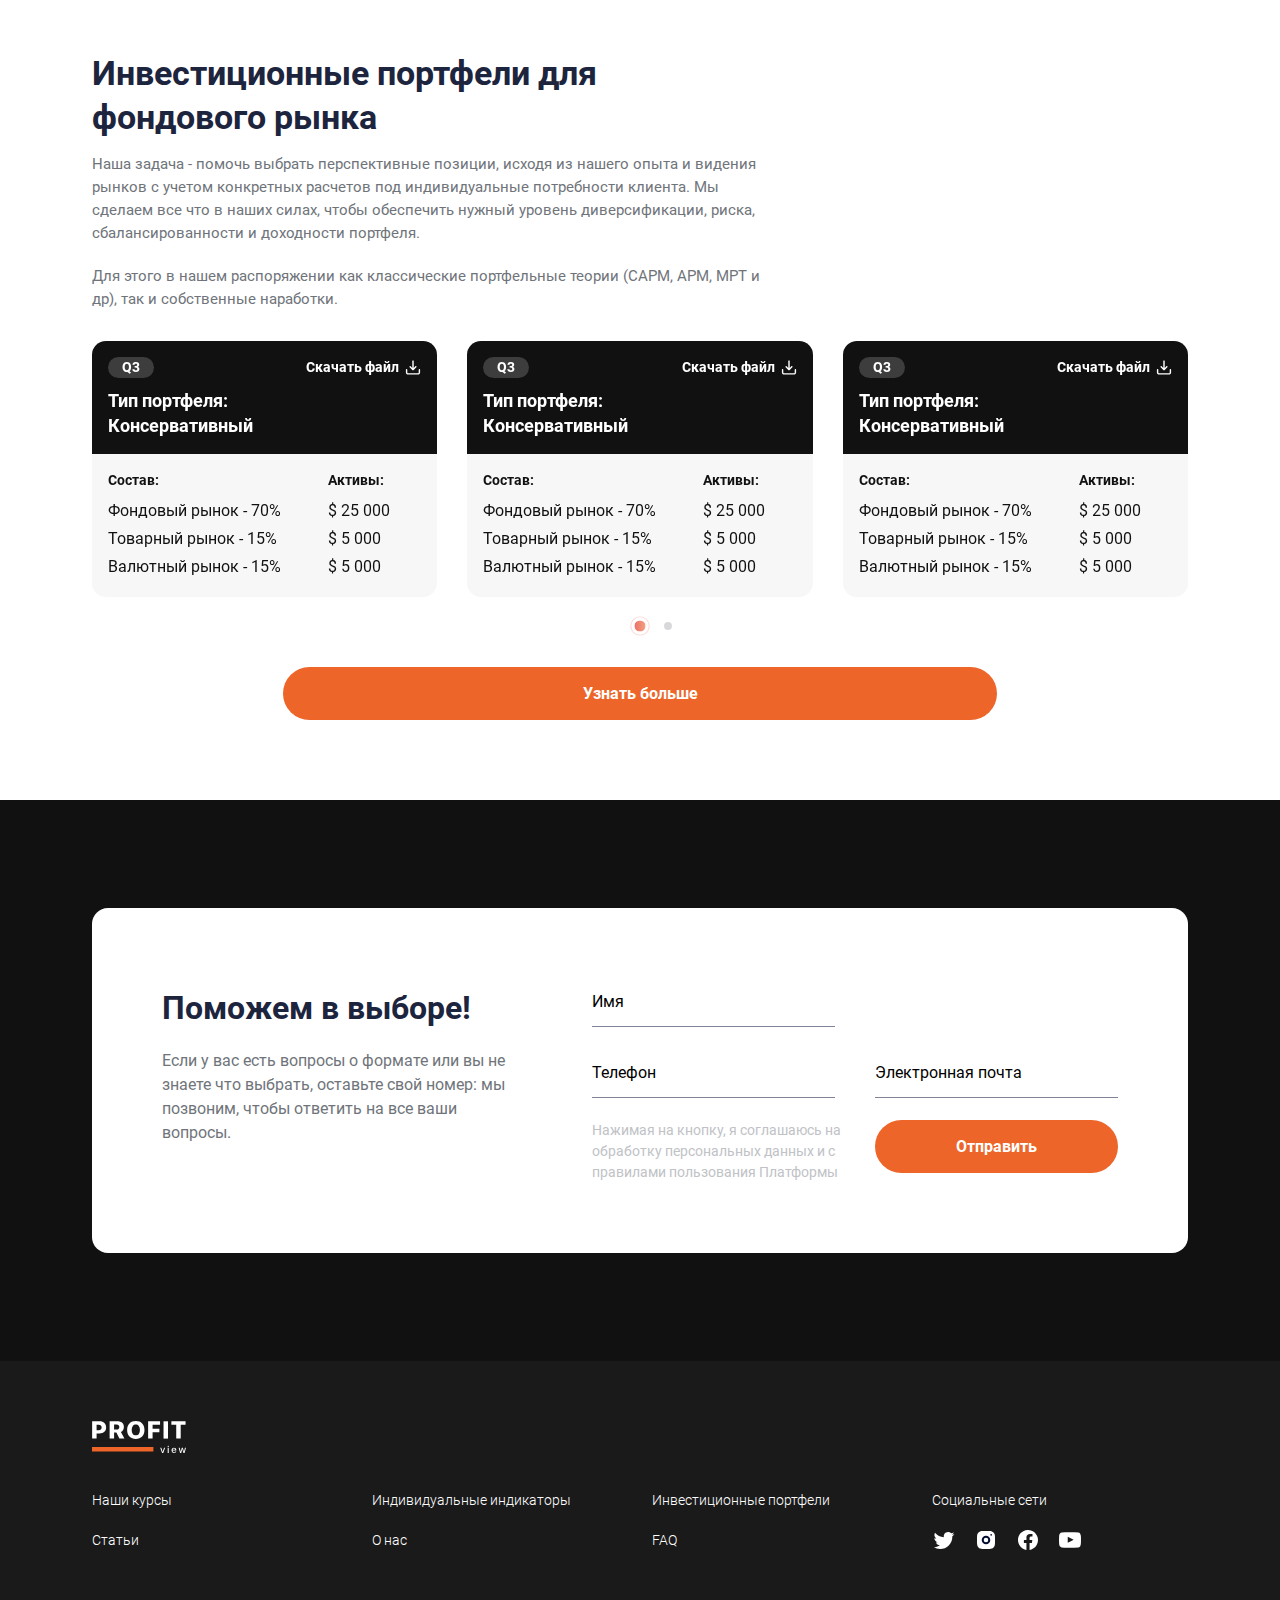
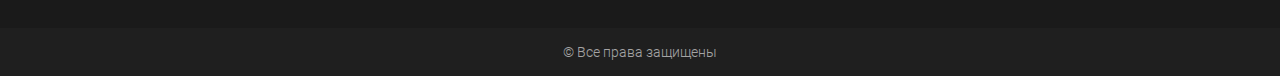
<file: home.html>
<!DOCTYPE html>
<html>

<head>
    <meta charset="UTF-8" />
    <meta name="viewport" content="width=device-width, initial-scale=1.0" />
    <meta http-equiv="X-UA-Compatible" content="ie=edge" />
    <title>Profit View</title>
    <link rel='stylesheet' href='./js/bootstrap/css/bootstrap.min.css'>
    <link rel='stylesheet' href='./js/swiper/swiper-bundle.min.css'>
    <link rel='stylesheet' href='./css/stylesheet.css'>

</head>

<body>
    <header class="header">
        <div class="container d-flex align-center justify-content-between">
            <div class="header-logo">
                <a href="/"><img src="./images/logo.svg" alt=""></a>
            </div>
            <div class="header-nav">
                <div class="menu-toggle"></div>
                <div class="header-wrap">
                    <div class="header-scroll">
                        <span class="menu-back"></span>
                        <nav class="header-menu">
                            <ul>
                                <li><a href="/">Статьи</a></li>
                                <li><a href="/">Бесплатный материал</a></li>
                                <li><a href="/">Индикаторы</a></li>
                                <li><a href="/">Наши курсы</a></li>
                                <li><a href="/">Инвестиционные портфели</a></li>
                            </ul>
                            <div class="header-social-wrap">
                                <div>Социальные сети</div>
                                <div class="header-social">
                                    <a href="/"><span class="pv pv-twitter"></span></a>
                                    <a href="/"><span class="pv pv-instagram"></span></a>
                                    <a href="/"><span class="pv pv-facebook"></span></a>
                                    <a href="/"><span class="pv pv-youtube"></span></a>
                                </div>
                            </div>
                            <a href="/" class="header-user-out"><span class="pv pv-logout"></span> Выход</a>
                        </nav>
                    </div>
                </div>
                <div class="header-user">
                    <div class="user-toggle" data-bs-toggle="modal" data-bs-target="#userModal"><span class="pv pv-user"></span></div>
                </div>
            </div>
        </div>

        <div class="ticker">
            <div class="swiper-container ticker-swiper">
                <div class="swiper-wrapper">
                    <div class="swiper-slide">
                        <div class="ticker-item"><span class="ticker-cur">Eur/USD</span><span class="ticker-rate">24, 835.64</span><span class="ticker-change"><span class="ticker-increase">+5.32%</span></span></div>
                    </div>
                    <div class="swiper-slide">
                        <div class="ticker-item"><span class="ticker-cur">Eur/USD</span><span class="ticker-rate">52, 726.19</span><span class="ticker-change"><span class="ticker-decrease">-3.32%</span></span></div>
                    </div>
                    <div class="swiper-slide">
                        <div class="ticker-item"><span class="ticker-cur">Eur/USD</span><span class="ticker-rate">24, 835.64</span><span class="ticker-change"><span class="ticker-increase">+5.32%</span></span></div>
                    </div>
                    <div class="swiper-slide">
                        <div class="ticker-item"><span class="ticker-cur">Eur/USD</span><span class="ticker-rate">52, 726.19</span><span class="ticker-change"><span class="ticker-decrease">-3.32%</span></span></div>
                    </div>
                    <div class="swiper-slide">
                        <div class="ticker-item"><span class="ticker-cur">Eur/USD</span><span class="ticker-rate">24, 835.64</span><span class="ticker-change"><span class="ticker-increase">+5.32%</span></span></div>
                    </div>
                    <div class="swiper-slide">
                        <div class="ticker-item"><span class="ticker-cur">Eur/USD</span><span class="ticker-rate">52, 726.19</span><span class="ticker-change"><span class="ticker-decrease">-3.32%</span></span></div>
                    </div>
                    <div class="swiper-slide">
                        <div class="ticker-item"><span class="ticker-cur">Eur/USD</span><span class="ticker-rate">24, 835.64</span><span class="ticker-change"><span class="ticker-increase">+5.32%</span></span></div>
                    </div>
                    <div class="swiper-slide">
                        <div class="ticker-item"><span class="ticker-cur">Eur/USD</span><span class="ticker-rate">52, 726.19</span><span class="ticker-change"><span class="ticker-decrease">-3.32%</span></span></div>
                    </div>
                    <div class="swiper-slide">
                        <div class="ticker-item"><span class="ticker-cur">Eur/USD</span><span class="ticker-rate">24, 835.64</span><span class="ticker-change"><span class="ticker-increase">+5.32%</span></span></div>
                    </div>
                    <div class="swiper-slide">
                        <div class="ticker-item"><span class="ticker-cur">Eur/USD</span><span class="ticker-rate">52, 726.19</span><span class="ticker-change"><span class="ticker-decrease">-3.32%</span></span></div>
                    </div>
                </div>
            </div>
        </div>
    </header>

    <div class="modal fade" id="userModal" tabindex="-1" aria-hidden="true">
        <div class="modal-dialog">
            <div class="modal-content">
                <div class="modal-header">
                    <button type="button" class="btn-close" data-bs-dismiss="modal" aria-label="Close"></button>
                </div>
                <div class="modal-body d-flex flex-column-reverse">
                    <ul class="nav" role="tablist">
                        <li class="nav-item" role="presentation">
                            <a class="nav-link active" id="login-tab" data-bs-toggle="pill" data-bs-target="#login"
                                role="tab" aria-controls="login" aria-selected="true">Log in</a>
                            <span>Have an account?</span>
                        </li>
                        <li class="nav-item" role="presentation">
                            <a class="nav-link" id="signup-tab" data-bs-toggle="pill" data-bs-target="#signup"
                                role="tab" aria-controls="signup" aria-selected="false">Join free today</a>
                            <span>Dont have an account?</span>
                        </li>
                    </ul>
                    <div class="tab-content" id="pills-tabContent">
                        <div class="tab-pane fade show active" id="login" role="tabpanel" aria-labelledby="login-tab">
                            <div class="mb-2">
                                Welcome back
                            </div>
                            <div class="modal-title">
                                Login to your account
                            </div>
                            <form class="login-form" action="">
                                <div class="input-field">
                                    <input type="email" name="login-email" placeholder="Email">
                                </div>
                                <div class="input-field">
                                    <input type="password" name="login-password" placeholder="Password">
                                </div>
                                <div class="d-flex justify-content-between align-items-center mb-4">
                                    <div class="form-check">
                                        <input class="form-check-input" type="checkbox" value="" id="loginRemember">
                                        <label class="form-check-label" for="loginRemember">
                                            Remember me
                                        </label>
                                    </div>
                                    <a href="/" class="forgot-pswrd text-grey--light">Forgot password?</a>
                                </div>
                                <button class="btn-primary btn-full btn-md">Log in</button>
                            </form>
                            <div class="login-social">
                                <div class="text-center text-grey--light">Вход через соц сети</div>
                                <div class="social-list d-flex justify-content-center">
                                    <a href="/" class="modal-twitter"><img src="./images/icons/modal-twitter.svg" alt=""></a>
                                    <a href="/" class="modal-facebook"><img src="./images/icons/modal-facebook.svg" alt=""></a>
                                    <a href="/" class="modal-apple"><img src="./images/icons/modal-apple.svg" alt=""></a>
                                    <a href="/" class="modal-gplus"><img src="./images/icons/modal-gplus.svg" alt=""></a>
                                </div>
                            </div>
                        </div>
                        <div class="tab-pane fade" id="signup" role="tabpanel" aria-labelledby="signup-tab">
                            <div class="modal-title">
                                Get started
                            </div>
                            <form class="login-form" action="">
                                <div class="input-field">
                                    <input type="name" name="signup-name" placeholder="Name">
                                </div>
                                <div class="input-field">
                                    <input type="email" name="signup-email" placeholder="Email">
                                </div>
                                <div class="input-field">
                                    <input type="password" name="signup-password" placeholder="Password">
                                </div>
                                <div class="input-field">
                                    <input type="password" name="signup-repeat-password" placeholder="Repeat password">
                                </div>
                                <div class="form-check mb-4">
                                    <input class="form-check-input" type="checkbox" value="" id="signupRemember">
                                    <label class="form-check-label" for="signupRemember">
                                        Remember me
                                    </label>
                                  </div>
                                <button class="btn-primary btn-full btn-md">Get started</button>
                            </form>
                            <div class="login-social">
                                <div class="text-center text-grey--light">Вход через соц сети</div>
                                <div class="social-list d-flex justify-content-center">
                                    <a href="/" class="modal-twitter"><img src="./images/icons/modal-twitter.svg" alt=""></a>
                                    <a href="/" class="modal-facebook"><img src="./images/icons/modal-facebook.svg" alt=""></a>
                                    <a href="/" class="modal-apple"><img src="./images/icons/modal-apple.svg" alt=""></a>
                                    <a href="/" class="modal-gplus"><img src="./images/icons/modal-gplus.svg" alt=""></a>
                                </div>
                            </div>
                        </div>
                    </div>
                </div>
            </div>
        </div>
    </div>


    <div class="main">
        <div class="container">
            <div class="main-left">
                <div class="main-subtitle">
                    Платформа подготовки
                </div>
                <h1 class="main-title">
                    Профессиональных трейдеров
                </h1>
                <div class="main-btn">
                    <a href="#subs" class="btn-default">Выбрать курс</a>
                </div>
                
            </div>
        </div>
        <div class="main-right"></div>
    </div>

    <div class="benefits">
        <div class="container">
            <div class="title-3 text-center">Наши преимущества</div>
            <div class="benefits-content">
                <div class="benefits-item">
                    <img src="./images/benefits-1.png" alt="">
                    <div class="benefits-title">
                        Инновационная платформа
                    </div>
                    <div class="benefits-text">
                        Самый эффективные подходы к трейдингу, что гарантирует успех каждого
                    </div>
                </div>
                <div class="benefits-item">
                    <img src="./images/benefits-2.png" alt="">
                    <div class="benefits-title">
                        Индивидульные индикаторы
                    </div>
                    <div class="benefits-text">
                        Индикаторы основанные на ваших пожеланиях, тайм - фрейме и инстументе
                    </div>
                </div>
                <div class="benefits-item">
                    <img src="./images/benefits-3.png" alt="">
                    <div class="benefits-title">
                        Авторская методика
                    </div>
                    <div class="benefits-text">
                        Уникальные авторские методики портфелей, зарекомендовавшие себя более чем 10 странах мира
                    </div>
                </div>
                <div class="benefits-item">
                    <img src="./images/benefits-4.png" alt="">
                    <div class="benefits-title">
                        Инвестиционные портфели
                    </div>
                    <div class="benefits-text">
                        Построение инвестиционного порфеля для фондового рынка
                    </div>
                </div>
            </div>
           
        </div>
    </div>

    <div class="article-tabs">
        <div class="container">
            <div class="title-2">Полезные статьи</div>
            <ul class="nav nav-pills" role="tablist">
                <li class="nav-item" role="presentation">
                    <button class="nav-link active" data-bs-toggle="pill" data-bs-target="#pills-all" type="button" role="tab"
                        aria-controls="pills-all" aria-selected="true">Все обзоры</button>
                </li>
                <li class="nav-item" role="presentation">
                    <button class="nav-link" data-bs-toggle="pill" data-bs-target="#pills-crypto" type="button" role="tab"
                        aria-controls="pills-crypto" aria-selected="false">Крипто</button>
                </li>
                <li class="nav-item" role="presentation">
                    <button class="nav-link" data-bs-toggle="pill" data-bs-target="#pills-crisis" type="button" role="tab"
                        aria-controls="pills-crisis" aria-selected="false">Кризис</button>
                </li>
                <li class="nav-item" role="presentation">
                    <button class="nav-link" data-bs-toggle="pill" data-bs-target="#pills-oil" type="button" role="tab"
                        aria-controls="pills-oil" aria-selected="false">Нефть</button>
                </li>
                <li class="nav-item" role="presentation">
                    <button class="nav-link" data-bs-toggle="pill" data-bs-target="#pills-gas" type="button" role="tab"
                        aria-controls="pills-gas" aria-selected="false">Газ</button>
                </li>
                <li class="nav-item" role="presentation">
                    <button class="nav-link" data-bs-toggle="pill" data-bs-target="#pills-clo" type="button" role="tab"
                        aria-controls="pills-clo" aria-selected="false">CLO</button>
                </li>
            </ul>
            <div class="tab-content">
                <div class="tab-pane fade show active" id="pills-all" role="tabpanel">
                    <div class="row">
                        <div class="tab-item col-lg-4">
                            <div class="tab-pre">
                                <span>Крипто</span>
                                <span>6 часов</span>
                            </div>
                            <div class="tab-title title-4"><a href="">Почему запреты в Китае – плюс для криптовалют криптовалют</a></div>
                            <div class="tab-text">
                                Китайские запреты привели к распродаже криптовалют, а главы JPMorgan и Goldman Sachs вновь
                                объявили Bitcoin нежелательной инвестицией
                            </div>
                        </div>
                        <div class="tab-item col-lg-4">
                            <div class="tab-pre">
                                <span>Крипто</span>
                                <span>6 часов</span>
                            </div>
                            <div class="tab-title title-4"><a href="">Почему запреты в Китае – плюс для криптовалют криптовалют</a></div>
                            <div class="tab-text">
                                Китайские запреты привели к распродаже криптовалют, а главы JPMorgan и Goldman Sachs вновь
                                объявили Bitcoin нежелательной инвестицией объявили Bitcoin нежелательной инвестицией объявили Bitcoin нежелательной инвестицией
                            </div>
                        </div>
                        <div class="tab-item col-lg-4">
                            <div class="tab-pre">
                                <span>Крипто</span>
                                <span>6 часов</span>
                            </div>
                            <div class="tab-title title-4"><a href="">Почему запреты в Китае – плюс для криптовалют</a></div>
                            <div class="tab-text">
                                Китайские запреты привели к распродаже криптовалют, а главы JPMorgan и Goldman Sachs вновь
                                объявили Bitcoin нежелательной инвестицией
                            </div>
                        </div>
                        <div class="tab-item col-lg-4">
                            <div class="tab-pre">
                                <span>Крипто</span>
                                <span>6 часов</span>
                            </div>
                            <div class="tab-title title-4"><a href="">Почему запреты в Китае – плюс для криптовалют криптовалют</a></div>
                            <div class="tab-text">
                                Китайские запреты привели к распродаже криптовалют, а главы JPMorgan и Goldman Sachs вновь
                                объявили Bitcoin нежелательной инвестицией объявили Bitcoin нежелательной инвестицией объявили Bitcoin нежелательной инвестицией
                            </div>
                        </div>
                        <div class="tab-item col-lg-4">
                            <div class="tab-pre">
                                <span>Крипто</span>
                                <span>6 часов</span>
                            </div>
                            <div class="tab-title title-4"><a href="">Почему запреты в Китае – плюс для криптовалют</a></div>
                            <div class="tab-text">
                                Китайские запреты привели к распродаже криптовалют, а главы JPMorgan и Goldman Sachs вновь
                                объявили Bitcoin нежелательной инвестицией
                            </div>
                        </div>
                        <div class="tab-item col-lg-4">
                            <div class="tab-pre">
                                <span>Крипто</span>
                                <span>6 часов</span>
                            </div>
                            <div class="tab-title title-4"><a href="">Почему запреты в Китае – плюс для криптовалют</a></div>
                            <div class="tab-text">
                                Китайские запреты привели к распродаже криптовалют, а главы JPMorgan и Goldman Sachs вновь
                                объявили Bitcoin нежелательной инвестицией
                            </div>
                        </div>
                    </div>
                    <div class="tab-btn text-center">
                        <a href="/" class="btn-primary">Смотреть больше</a>
                    </div>
                </div>
                <div class="tab-pane fade" id="pills-crypto" role="tabpanel">
                    <div class="row">
                        <div class="tab-item col-lg-4">
                            <div class="tab-pre">
                                <span>Крипто</span>
                                <span>6 часов</span>
                            </div>
                            <div class="tab-title title-4"><a href="">Почему запреты в Китае – плюс для криптовалют криптовалют</a></div>
                            <div class="tab-text">
                                Китайские запреты привели к распродаже криптовалют, а главы JPMorgan и Goldman Sachs вновь
                                объявили Bitcoin нежелательной инвестицией
                            </div>
                        </div>
                        <div class="tab-item col-lg-4">
                            <div class="tab-pre">
                                <span>Крипто</span>
                                <span>6 часов</span>
                            </div>
                            <div class="tab-title title-4"><a href="">Почему запреты в Китае – плюс для криптовалют криптовалют</a></div>
                            <div class="tab-text">
                                Китайские запреты привели к распродаже криптовалют, а главы JPMorgan и Goldman Sachs вновь
                                объявили Bitcoin нежелательной инвестицией объявили Bitcoin нежелательной инвестицией объявили Bitcoin нежелательной инвестицией
                            </div>
                        </div>
                        <div class="tab-item col-lg-4">
                            <div class="tab-pre">
                                <span>Крипто</span>
                                <span>6 часов</span>
                            </div>
                            <div class="tab-title title-4"><a href="">Почему запреты в Китае – плюс для криптовалют</a></div>
                            <div class="tab-text">
                                Китайские запреты привели к распродаже криптовалют, а главы JPMorgan и Goldman Sachs вновь
                                объявили Bitcoin нежелательной инвестицией
                            </div>
                        </div>
                    </div>
                </div>
                <div class="tab-pane fade" id="pills-crisis" role="tabpanel">
                    <div class="row">
                        <div class="tab-item col-lg-4">
                            <div class="tab-pre">
                                <span>Крипто</span>
                                <span>6 часов</span>
                            </div>
                            <div class="tab-title title-4"><a href="">Почему запреты в Китае – плюс для криптовалют криптовалют</a></div>
                            <div class="tab-text">
                                Китайские запреты привели к распродаже криптовалют, а главы JPMorgan и Goldman Sachs вновь
                                объявили Bitcoin нежелательной инвестицией
                            </div>
                        </div>
                        <div class="tab-item col-lg-4">
                            <div class="tab-pre">
                                <span>Крипто</span>
                                <span>6 часов</span>
                            </div>
                            <div class="tab-title title-4"><a href="">Почему запреты в Китае – плюс для криптовалют криптовалют</a></div>
                            <div class="tab-text">
                                Китайские запреты привели к распродаже криптовалют, а главы JPMorgan и Goldman Sachs вновь
                                объявили Bitcoin нежелательной инвестицией объявили Bitcoin нежелательной инвестицией объявили Bitcoin нежелательной инвестицией
                            </div>
                        </div>
                        <div class="tab-item col-lg-4">
                            <div class="tab-pre">
                                <span>Крипто</span>
                                <span>6 часов</span>
                            </div>
                            <div class="tab-title title-4"><a href="">Почему запреты в Китае – плюс для криптовалют</a></div>
                            <div class="tab-text">
                                Китайские запреты привели к распродаже криптовалют, а главы JPMorgan и Goldman Sachs вновь
                                объявили Bitcoin нежелательной инвестицией
                            </div>
                        </div>
                    </div>
                </div>

                <div class="tab-pane fade" id="pills-oil" role="tabpanel">
                    <div class="row">
                        <div class="tab-item col-lg-4">
                            <div class="tab-pre">
                                <span>Крипто</span>
                                <span>6 часов</span>
                            </div>
                            <div class="tab-title title-4"><a href="">Почему запреты в Китае – плюс для криптовалют криптовалют</a></div>
                            <div class="tab-text">
                                Китайские запреты привели к распродаже криптовалют, а главы JPMorgan и Goldman Sachs вновь
                                объявили Bitcoin нежелательной инвестицией
                            </div>
                        </div>
                        <div class="tab-item col-lg-4">
                            <div class="tab-pre">
                                <span>Крипто</span>
                                <span>6 часов</span>
                            </div>
                            <div class="tab-title title-4"><a href="">Почему запреты в Китае – плюс для криптовалют криптовалют</a></div>
                            <div class="tab-text">
                                Китайские запреты привели к распродаже криптовалют, а главы JPMorgan и Goldman Sachs вновь
                                объявили Bitcoin нежелательной инвестицией объявили Bitcoin нежелательной инвестицией объявили Bitcoin нежелательной инвестицией
                            </div>
                        </div>
                        <div class="tab-item col-lg-4">
                            <div class="tab-pre">
                                <span>Крипто</span>
                                <span>6 часов</span>
                            </div>
                            <div class="tab-title title-4"><a href="">Почему запреты в Китае – плюс для криптовалют</a></div>
                            <div class="tab-text">
                                Китайские запреты привели к распродаже криптовалют, а главы JPMorgan и Goldman Sachs вновь
                                объявили Bitcoin нежелательной инвестицией
                            </div>
                        </div>
                    </div>
                </div>

                <div class="tab-pane fade" id="pills-gas" role="tabpanel">
                    <div class="row">
                        <div class="tab-item col-lg-4">
                            <div class="tab-pre">
                                <span>Крипто</span>
                                <span>6 часов</span>
                            </div>
                            <div class="tab-title title-4"><a href="">Почему запреты в Китае – плюс для криптовалют криптовалют</a></div>
                            <div class="tab-text">
                                Китайские запреты привели к распродаже криптовалют, а главы JPMorgan и Goldman Sachs вновь
                                объявили Bitcoin нежелательной инвестицией
                            </div>
                        </div>
                        <div class="tab-item col-lg-4">
                            <div class="tab-pre">
                                <span>Крипто</span>
                                <span>6 часов</span>
                            </div>
                            <div class="tab-title title-4"><a href="">Почему запреты в Китае – плюс для криптовалют криптовалют</a></div>
                            <div class="tab-text">
                                Китайские запреты привели к распродаже криптовалют, а главы JPMorgan и Goldman Sachs вновь
                                объявили Bitcoin нежелательной инвестицией объявили Bitcoin нежелательной инвестицией объявили Bitcoin нежелательной инвестицией
                            </div>
                        </div>
                        <div class="tab-item col-lg-4">
                            <div class="tab-pre">
                                <span>Крипто</span>
                                <span>6 часов</span>
                            </div>
                            <div class="tab-title title-4"><a href="">Почему запреты в Китае – плюс для криптовалют</a></div>
                            <div class="tab-text">
                                Китайские запреты привели к распродаже криптовалют, а главы JPMorgan и Goldman Sachs вновь
                                объявили Bitcoin нежелательной инвестицией
                            </div>
                        </div>
                    </div>
                </div>

                <div class="tab-pane fade" id="pills-clo" role="tabpanel">
                    <div class="row">
                        <div class="tab-item col-lg-4">
                            <div class="tab-pre">
                                <span>Крипто</span>
                                <span>6 часов</span>
                            </div>
                            <div class="tab-title title-4"><a href="">Почему запреты в Китае – плюс для криптовалют криптовалют</a></div>
                            <div class="tab-text">
                                Китайские запреты привели к распродаже криптовалют, а главы JPMorgan и Goldman Sachs вновь
                                объявили Bitcoin нежелательной инвестицией
                            </div>
                        </div>
                        <div class="tab-item col-lg-4">
                            <div class="tab-pre">
                                <span>Крипто</span>
                                <span>6 часов</span>
                            </div>
                            <div class="tab-title title-4"><a href="">Почему запреты в Китае – плюс для криптовалют криптовалют</a></div>
                            <div class="tab-text">
                                Китайские запреты привели к распродаже криптовалют, а главы JPMorgan и Goldman Sachs вновь
                                объявили Bitcoin нежелательной инвестицией объявили Bitcoin нежелательной инвестицией объявили Bitcoin нежелательной инвестицией
                            </div>
                        </div>
                        <div class="tab-item col-lg-4">
                            <div class="tab-pre">
                                <span>Крипто</span>
                                <span>6 часов</span>
                            </div>
                            <div class="tab-title title-4"><a href="">Почему запреты в Китае – плюс для криптовалют</a></div>
                            <div class="tab-text">
                                Китайские запреты привели к распродаже криптовалют, а главы JPMorgan и Goldman Sachs вновь
                                объявили Bitcoin нежелательной инвестицией
                            </div>
                        </div>
                    </div>
                </div>
            </div>
        </div>
    </div>

    <div class="free">
        <div class="container">
            <div class="title-2 text-center">Бесплатный материал</div>
            <div class="row">
                <div class="col-md-6">
                    <a href="/" class="free-item">
                        <div class="item-img">
                            <img src="./images/free-item.jpg" alt="">
                        </div>
                        <div class="item-content">
                            <div class="item-title">
                                Вся правда о трейдинге 
                            </div>
                            <div class="item-text">
                                Lorem ipsum dolor sit amet, consectetur adipiscing elit, sed do eiusmod tempor incididunt ut labore et dolore magna aliqua ut labore et dolore magna aliqua
                            </div>
                        </div>
                    </a>
                </div>
                <div class="col-md-6">
                    <a href="/" class="free-item">
                        <div class="item-img">
                            <img src="./images/free-item.jpg" alt="">
                        </div>
                        <div class="item-content">
                            <div class="item-title">
                                Вся правда о трейдинге 
                            </div>
                            <div class="item-text">
                                Lorem ipsum dolor sit amet, consectetur adipiscing elit, sed do eiusmod tempor incididunt ut labore et dolore magna aliqua ut labore et dolore magna aliqua
                            </div>
                        </div>
                    </a>
                </div>
                <div class="col-md-6">
                    <a href="/" class="free-item">
                        <div class="item-img">
                            <img src="./images/free-item.jpg" alt="">
                        </div>
                        <div class="item-content">
                            <div class="item-title">
                                Вся правда о трейдинге 
                            </div>
                            <div class="item-text">
                                Lorem ipsum dolor sit amet, consectetur adipiscing elit, sed do eiusmod tempor incididunt ut labore et dolore magna aliqua ut labore et dolore magna aliqua
                            </div>
                        </div>
                    </a>
                </div>
                <div class="col-md-6">
                    <a href="/" class="free-item">
                        <div class="item-img">
                            <img src="./images/free-item.jpg" alt="">
                        </div>
                        <div class="item-content">
                            <div class="item-title">
                                Вся правда о трейдинге 
                            </div>
                            <div class="item-text">
                                Lorem ipsum dolor sit amet, consectetur adipiscing elit, sed do eiusmod tempor incididunt ut labore et dolore magna aliqua ut labore et dolore magna aliqua
                            </div>
                        </div>
                    </a>
                </div>
                <div class="col-md-6">
                    <a href="/" class="free-item">
                        <div class="item-img">
                            <img src="./images/free-item.jpg" alt="">
                        </div>
                        <div class="item-content">
                            <div class="item-title">
                                Вся правда о трейдинге 
                            </div>
                            <div class="item-text">
                                Lorem ipsum dolor sit amet, consectetur adipiscing elit, sed do eiusmod tempor incididunt ut labore et dolore magna aliqua ut labore et dolore magna aliqua
                            </div>
                        </div>
                    </a>
                </div>
            </div>
            <div class="text-center">
                <a href="/" class="btn-primary">Смотреть больше</a>
            </div>
        </div>
    </div>

    <div class="indicators">
        <div class="container">
            <div class="indicators-title">
                <span>Разработка индивидульного индикатора</span>
                <button type="button" class="btn btn-info" data-bs-toggle="tooltip" data-bs-placement="top" title="Разработка индивидульного
                индикатора">
                    <span class="pv pv-info"></span>
                </button>
            </div>
            <div class="indicators-subtitle">
                Для написания алгоритмов мы использовали статистические и эконометрческие методы: регрессионный анализ, корреляционный анализ, свойства закона нормального распределения, аппроксимацию и экстраполяцию.
            </div>
            <div class="indicators-list">
                <div class="indicators-item">
                    <div class="d-flex flex-column">
                        <a href="./indicator.html" class="item-title">Ranger</a>
                        <div class="item-text">Осциллятор (1 месяц)</div>
                    </div>
                    <div class="indicators-arrow"><a href="/"><span class="pv pv-arrow"></span></a></div>
                </div>
                <div class="indicators-item">
                    <div class="d-flex flex-column">
                        <a href="./indicator.html" class="item-title">KenJi</a>
                        <div class="item-text">Анализ средних</div>
                    </div>
                    <div class="indicators-arrow"><a href="/"><span class="pv pv-arrow"></span></a></div>
                </div>
                <div class="indicators-item">
                    <div class="d-flex flex-column">
                        <a href="./indicator.html" class="item-title">ARDI</a>
                        <div class="item-text">(Auto Regression
                            Divergence Indicator)</div>
                    </div>
                    <div class="indicators-arrow"><a href="/"><span class="pv pv-arrow"></span></a></div>
                </div>
                <div class="indicators-item">
                    <div class="d-flex flex-column">
                        <a href="./indicator.html" class="item-title">DX24</a>
                        <div class="item-text">Скальперский гибрид</div>
                    </div>
                    <div class="indicators-arrow"><a href="/"><span class="pv pv-arrow"></span></a></div>
                </div>
                <div class="indicators-item">
                    <div class="d-flex flex-column">
                        <a href="./indicator.html" class="item-title">Market Sentiment indicator</a>
                        <div class="item-text">Тренд \ осцилятор</div>
                    </div>
                    <div class="indicators-arrow"><a href="/"><span class="pv pv-arrow"></span></a></div>
                </div>
                <div class="indicators-item">
                    <div class="d-flex flex-column">
                        <a href="./indicator.html" class="item-title">Synthetic Levels</a>
                        <div class="item-text">Графический паттерн</div>
                    </div>
                    <div class="indicators-arrow"><a href="/"><span class="pv pv-arrow"></span></a></div>
                </div>
            </div>
            <div class="text-center">
                <a href="/" class="btn-primary">Другие индикаторы</a>
            </div>
        </div>
    </div>

    <div class="about">
        <div class="container">
            <div class="about-img">
                <img src="./images/alex.jpg" alt="">
            </div>
            <div class="title-3">Алекс Пластун</div>
            <div class="about-text">
                <p>
                    Фаундер и CEO в Profit View, идейный вдохновитель, автор уникальной методики обучения и концепции Profit View, профессор, доктор экономических наук
                </p>
                <p>
                    В рамках первого направления накоплен более чем 15-летний опыт работы на реальных счетах (первый реальный счет был открыт еще в 2004 году), а также с десяток лет сотрудничества в качестве аналитика с разными компаниями.
                    <a href="/">Читать больше <span class="pv pv-chevron-down"></span></a>
                </p>
            </div>
        </div>
    </div>

    <div id="subs" class="subs">
        <div class="container">
            <div class="title-2 text-center">Подписка на курсы Profit - view</div>
            <div class="swiper-container subs-swiper">
                <div class="swiper-wrapper">

                    <div class="swiper-slide">
                        <div class="subs-item">
                            <div class="subs-amount">100$ <span>в мес</span></div>
                            <div class="subs-img">
                                <img src="./images/subs-1.png" alt="">
                            </div>
                            <div class="subs-title">SilverFX</div>
                            <div class="subs-list">
                                <ul>
                                    <li class="included">Тех. поддержка</li>
                                    <li class="included">Просмотр уроков в любое время</li>
                                    <li class="included">Практические домашние задания</li>
                                    <li class="excluded">Обратная связь по каждому ДЗ</li>
                                    <li class="excluded">Возможность задавать вопросы
                                        преподавателю</li>
                                    <li class="excluded">Видеосвязь с преподавателем</li>
                                    <li class="excluded">Моментальная обратная связь</li>
                                    <li class="excluded">3 созвона после обучения</li>
                                    <li class="excluded">3 созвона после обучения</li>
                                </ul>
                            </div>
                            <div class="subs-btn">
                                <a href="/" class="btn-primary">Оформить подписку</a>
                            </div>
                        </div>
                    </div>

                    <div class="swiper-slide">
                        <div class="subs-item">
                            <div class="subs-amount">150$ <span>в мес</span></div>
                            <div class="subs-img">
                                <img src="./images/subs-2.png" alt="">
                            </div>
                            <div class="subs-title">PlusFX</div>
                            <div class="subs-list">
                                <ul>
                                    <li class="included">Тех. поддержка</li>
                                    <li class="included">Просмотр уроков в любое время</li>
                                    <li class="included">Практические домашние задания</li>
                                    <li class="included">Обратная связь по каждому ДЗ</li>
                                    <li class="excluded">Возможность задавать вопросы
                                        преподавателю</li>
                                    <li class="excluded">Видеосвязь с преподавателем</li>
                                    <li class="excluded">Моментальная обратная связь</li>
                                    <li class="excluded">3 созвона после обучения</li>
                                </ul>
                            </div>
                            <div class="subs-btn">
                                <a href="/" class="btn-primary">Оформить подписку</a>
                            </div>
                        </div>
                    </div>

                    <div class="swiper-slide">
                        <div class="subs-item">
                            <div class="subs-amount">200$ <span>в мес</span></div>
                            <div class="subs-img">
                                <img src="./images/subs-3.png" alt="">
                            </div>
                            <div class="subs-title">PremiumFX</div>
                            <div class="subs-list">
                                <ul>
                                    <li class="included">Тех. поддержка</li>
                                    <li class="included">Просмотр уроков в любое время</li>
                                    <li class="included">Практические домашние задания</li>
                                    <li class="included">Обратная связь по каждому ДЗ</li>
                                    <li class="included">Возможность задавать вопросы
                                        преподавателю</li>
                                    <li class="included">Видеосвязь с преподавателем</li>
                                    <li class="included">Моментальная обратная связь</li>
                                    <li class="included">3 созвона после обучения</li>
                                </ul>
                            </div>
                            <div class="subs-btn">
                                <a href="/" class="btn-primary">Оформить подписку</a>
                            </div>
                        </div>
                    </div>

                    <div class="swiper-slide">
                        <div class="subs-item">
                            <div class="subs-amount">200$ <span>в мес</span></div>
                            <div class="subs-img">
                                <img src="./images/subs-3.png" alt="">
                            </div>
                            <div class="subs-title">PremiumFX</div>
                            <div class="subs-list">
                                <ul>
                                    <li class="included">Тех. поддержка</li>
                                    <li class="included">Просмотр уроков в любое время</li>
                                    <li class="included">Практические домашние задания</li>
                                    <li class="included">Обратная связь по каждому ДЗ</li>
                                    <li class="included">Возможность задавать вопросы
                                        преподавателю</li>
                                    <li class="included">Видеосвязь с преподавателем</li>
                                    <li class="included">Моментальная обратная связь</li>
                                    <li class="included">3 созвона после обучения</li>
                                </ul>
                            </div>
                            <div class="subs-btn">
                                <a href="/" class="btn-primary">Оформить подписку</a>
                            </div>
                        </div>
                    </div>

                </div>
                <div class="swiper-pagination"></div>
            </div>
        </div>
    </div>

    <div class="sources">
        <div class="container">
            <div class="title-2">Инвестиционные портфели для фондового рынка</div>
            <div class="sources-text">
                <p>
                    Наша задача - помочь выбрать перспективные позиции, исходя из нашего опыта и видения рынков с учетом конкретных расчетов под индивидуальные потребности клиента. Мы сделаем все что в наших cилах, чтобы обеспечить нужный уровень диверсификации, риска, сбалансированности и доходности портфеля.
                </p>
                <p>
                    Для этого в нашем распоряжении как классические портфельные теории (CAPM, APM, MPT и др), так и собственные наработки.
                </p>
            </div>
            <div class="swiper-container sources-swiper">
                <div class="swiper-wrapper">
                    <div class="swiper-slide">
                        <div class="sources-item">
                            <div class="sources-heading">
                                <div>
                                    <span>Q3</span>
                                    <a href="/./images/logo.svg" download>Скачать файл <span class="pv pv-download"></span></a>
                                </div>
                                <div class="sources-title">
                                    Тип портфеля: <br>
                                    Консервативный
                                </div>
                            </div>
                            <div class="sources-body">
                                <table>
                                    <tr>
                                        <th>Состав:</th>
                                        <th>Активы:</th>
                                    </tr>
                                    <tr>
                                        <td>Фондовый рынок - 70%</td>
                                        <td>$ 25 000</td>
                                    </tr>
                                    <tr>
                                        <td>Товарный рынок - 15%</td>
                                        <td>$ 5 000</td>
                                    </tr>
                                    <tr>
                                        <td>Валютный рынок - 15%</td>
                                        <td>$ 5 000</td>
                                    </tr>
                                </table>
                            </div>
                        </div>
                    </div>
                    <div class="swiper-slide">
                        <div class="sources-item">
                            <div class="sources-heading">
                                <div>
                                    <span>Q3</span>
                                    <a href="/./images/logo.svg" download>Скачать файл <span class="pv pv-download"></span></a>
                                </div>
                                <div class="sources-title">
                                    Тип портфеля: <br>
                                    Консервативный
                                </div>
                            </div>
                            <div class="sources-body">
                                <table>
                                    <tr>
                                        <th>Состав:</th>
                                        <th>Активы:</th>
                                    </tr>
                                    <tr>
                                        <td>Фондовый рынок - 70%</td>
                                        <td>$ 25 000</td>
                                    </tr>
                                    <tr>
                                        <td>Товарный рынок - 15%</td>
                                        <td>$ 5 000</td>
                                    </tr>
                                    <tr>
                                        <td>Валютный рынок - 15%</td>
                                        <td>$ 5 000</td>
                                    </tr>
                                </table>
                            </div>
                        </div>
                    </div>
                    <div class="swiper-slide">
                        <div class="sources-item">
                            <div class="sources-heading">
                                <div>
                                    <span>Q3</span>
                                    <a href="/./images/logo.svg" download>Скачать файл <span class="pv pv-download"></span></a>
                                </div>
                                <div class="sources-title">
                                    Тип портфеля: <br>
                                    Консервативный
                                </div>
                            </div>
                            <div class="sources-body">
                                <table>
                                    <tr>
                                        <th>Состав:</th>
                                        <th>Активы:</th>
                                    </tr>
                                    <tr>
                                        <td>Фондовый рынок - 70%</td>
                                        <td>$ 25 000</td>
                                    </tr>
                                    <tr>
                                        <td>Товарный рынок - 15%</td>
                                        <td>$ 5 000</td>
                                    </tr>
                                    <tr>
                                        <td>Валютный рынок - 15%</td>
                                        <td>$ 5 000</td>
                                    </tr>
                                </table>
                            </div>
                        </div>
                    </div>
                    <div class="swiper-slide">
                        <div class="sources-item">
                            <div class="sources-heading">
                                <div>
                                    <span>Q3</span>
                                    <a href="/./images/logo.svg" download>Скачать файл <span class="pv pv-download"></span></a>
                                </div>
                                <div class="sources-title">
                                    Тип портфеля: <br>
                                    Консервативный
                                </div>
                            </div>
                            <div class="sources-body">
                                <table>
                                    <tr>
                                        <th>Состав:</th>
                                        <th>Активы:</th>
                                    </tr>
                                    <tr>
                                        <td>Фондовый рынок - 70%</td>
                                        <td>$ 25 000</td>
                                    </tr>
                                    <tr>
                                        <td>Товарный рынок - 15%</td>
                                        <td>$ 5 000</td>
                                    </tr>
                                    <tr>
                                        <td>Валютный рынок - 15%</td>
                                        <td>$ 5 000</td>
                                    </tr>
                                </table>
                            </div>
                        </div>
                    </div>
                </div>
                <div class="swiper-pagination"></div>
            </div>
            <div class="text-center">
                <a href="/" class="btn-primary btn-lg">Узнать больше</a>
            </div>
        </div>
    </div>

    <div class="feedback">
        <div class="container">
            <div id="feedbackForm">
                <div class="feedback-form-wrap d-flex">
                    <div class="feedback-left">
                        <div class="feedback-title">
                            Поможем в выборе!
                        </div>
                        <div class="text-grey--light">
                            Если у вас есть вопросы о формате или вы не знаете что выбрать, оставьте свой номер: мы позвоним, чтобы ответить на все ваши вопросы.
                        </div>
                        
                    </div>
                    <div class="feedback-right">
                        <form class="feedback-form d-flex flex-column" action="">
                            <div class="form-top d-flex flex-wrap">
                                <div class="input-field">
                                    <input type="text" name="name" placeholder="Имя">
                                </div>
                                <div class="input-field">
                                    <input type="tel" name="tel" placeholder="Телефон">
                                </div>
                                <div class="input-field">
                                    <input type="email" name="email" placeholder="Электронная почта">
                                </div>
                            </div>
                            <div class="form-bottom d-flex align-items-start">
                                <div class="text-grey--lighter">
                                    Нажимая на кнопку, я соглашаюсь на обработку персональных данных и с правилами пользования Платформы
                                </div>
                                <button class="btn-primary btn-full btn-md">Отправить</button>
                            </div>
                        </form>
                    </div>
                </div>
            </div>
        </div>
    </div>

    <footer class="footer">
        <div class="container">
            <div class="row">
                <div class="col-lg-3">
                    <div class="footer-logo"><a href="/"><img src="./images/logo.svg" alt=""></a></div>
                </div>
            </div>
            <div class="row">
                <div class="col-lg-3">
                    <a href="/">Наши курсы</a>
                    <a href="/">Статьи</a>
                </div>
                <div class="col-lg-3">
                    <a href="/">Индивидуальные индикаторы</a>
                    <a href="/">О нас</a>
                </div>
                <div class="col-lg-3">
                    <a href="/">Инвестиционные портфели</a>
                    <a href="/">FAQ</a>
                </div>
                <div class="col-lg-3">
                    <div>Социальные сети</div>
                    <div class="footer-social">
                        <a href="/"><span class="pv pv-twitter"></span></a>
                        <a href="/"><span class="pv pv-instagram"></span></a>
                        <a href="/"><span class="pv pv-facebook"></span></a>
                        <a href="/"><span class="pv pv-youtube"></span></a>
                    </div>
                </div>
            </div>
        </div>
        <div class="footer-copyright">
            <div class="container">
                © Все права защищены
            </div>
        </div>
    </footer>

    <script src="./js/bootstrap/js/popper.min.js"></script>
    <script src="./js/bootstrap/js/bootstrap.min.js"></script>
    <script src="./js/swiper/swiper-bundle.min.js"></script>
    <script src="./js/main.js"></script>

</body>

</html>
</file>
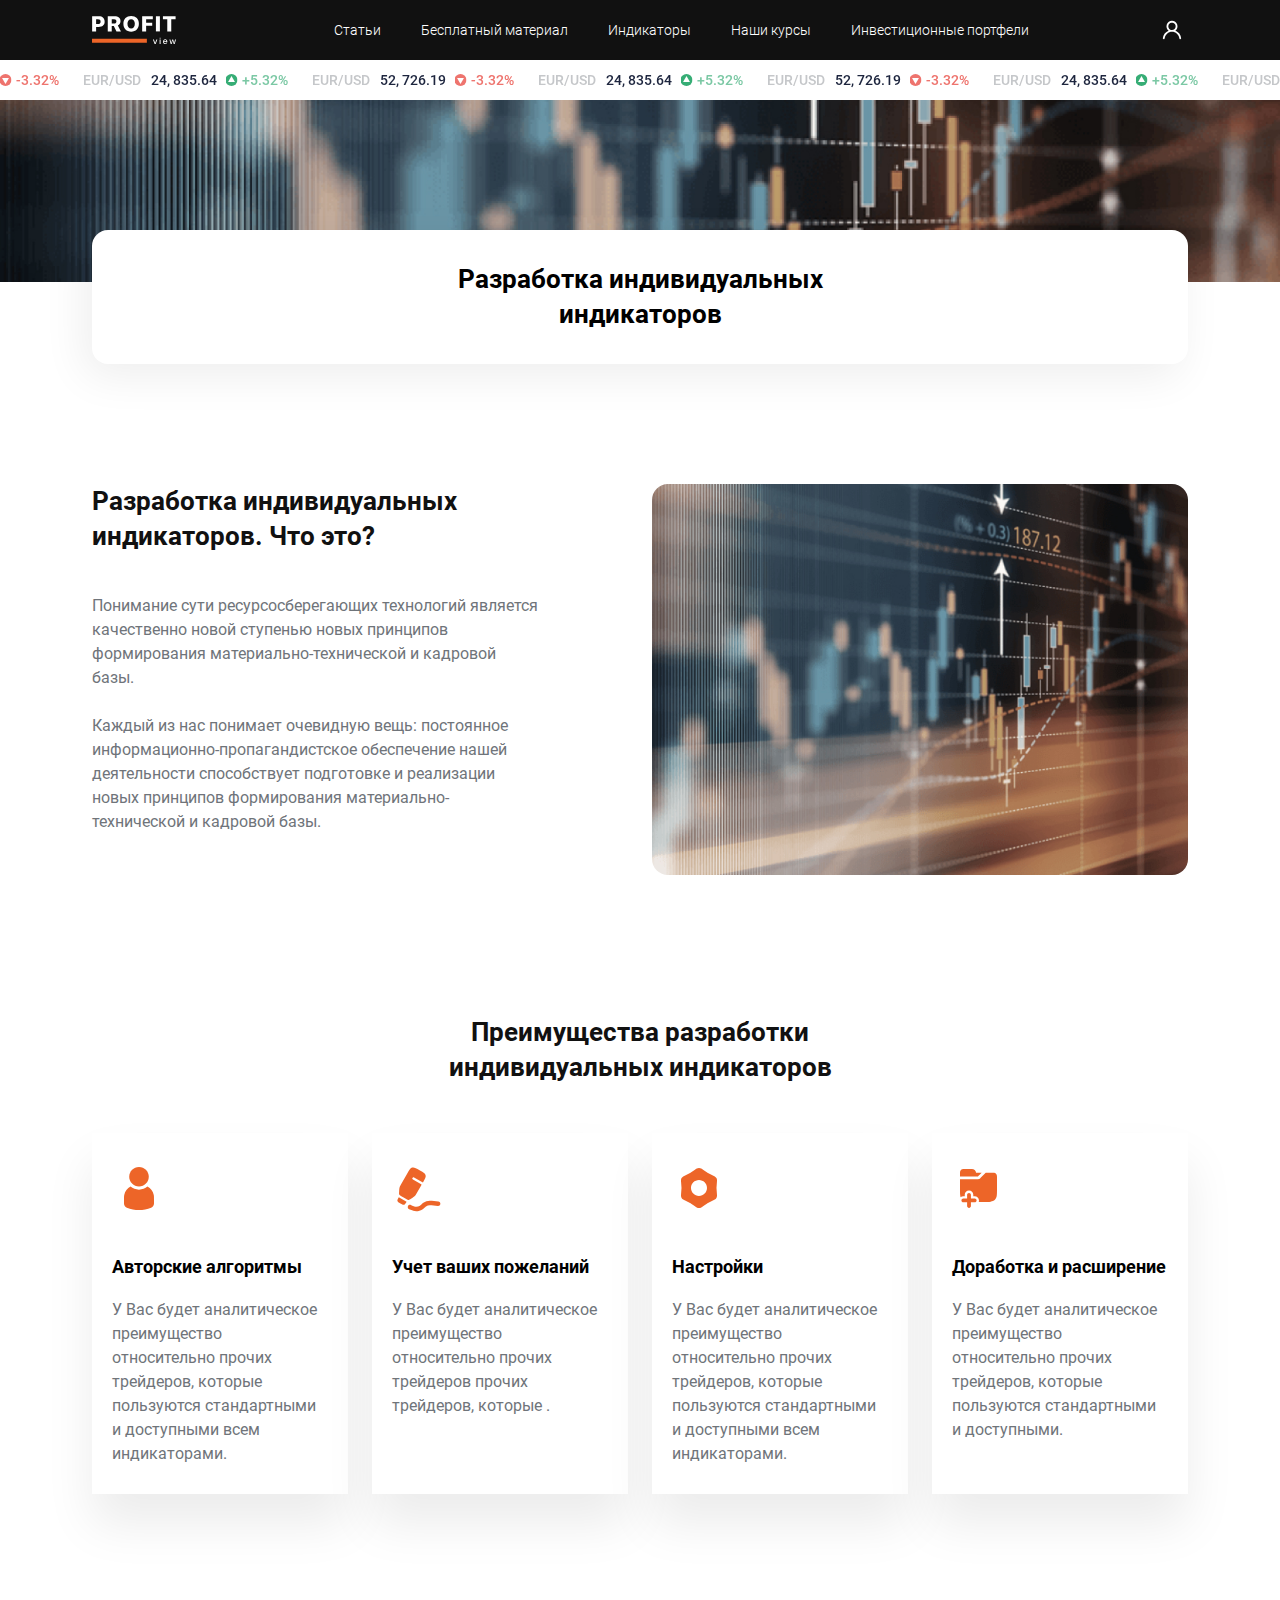
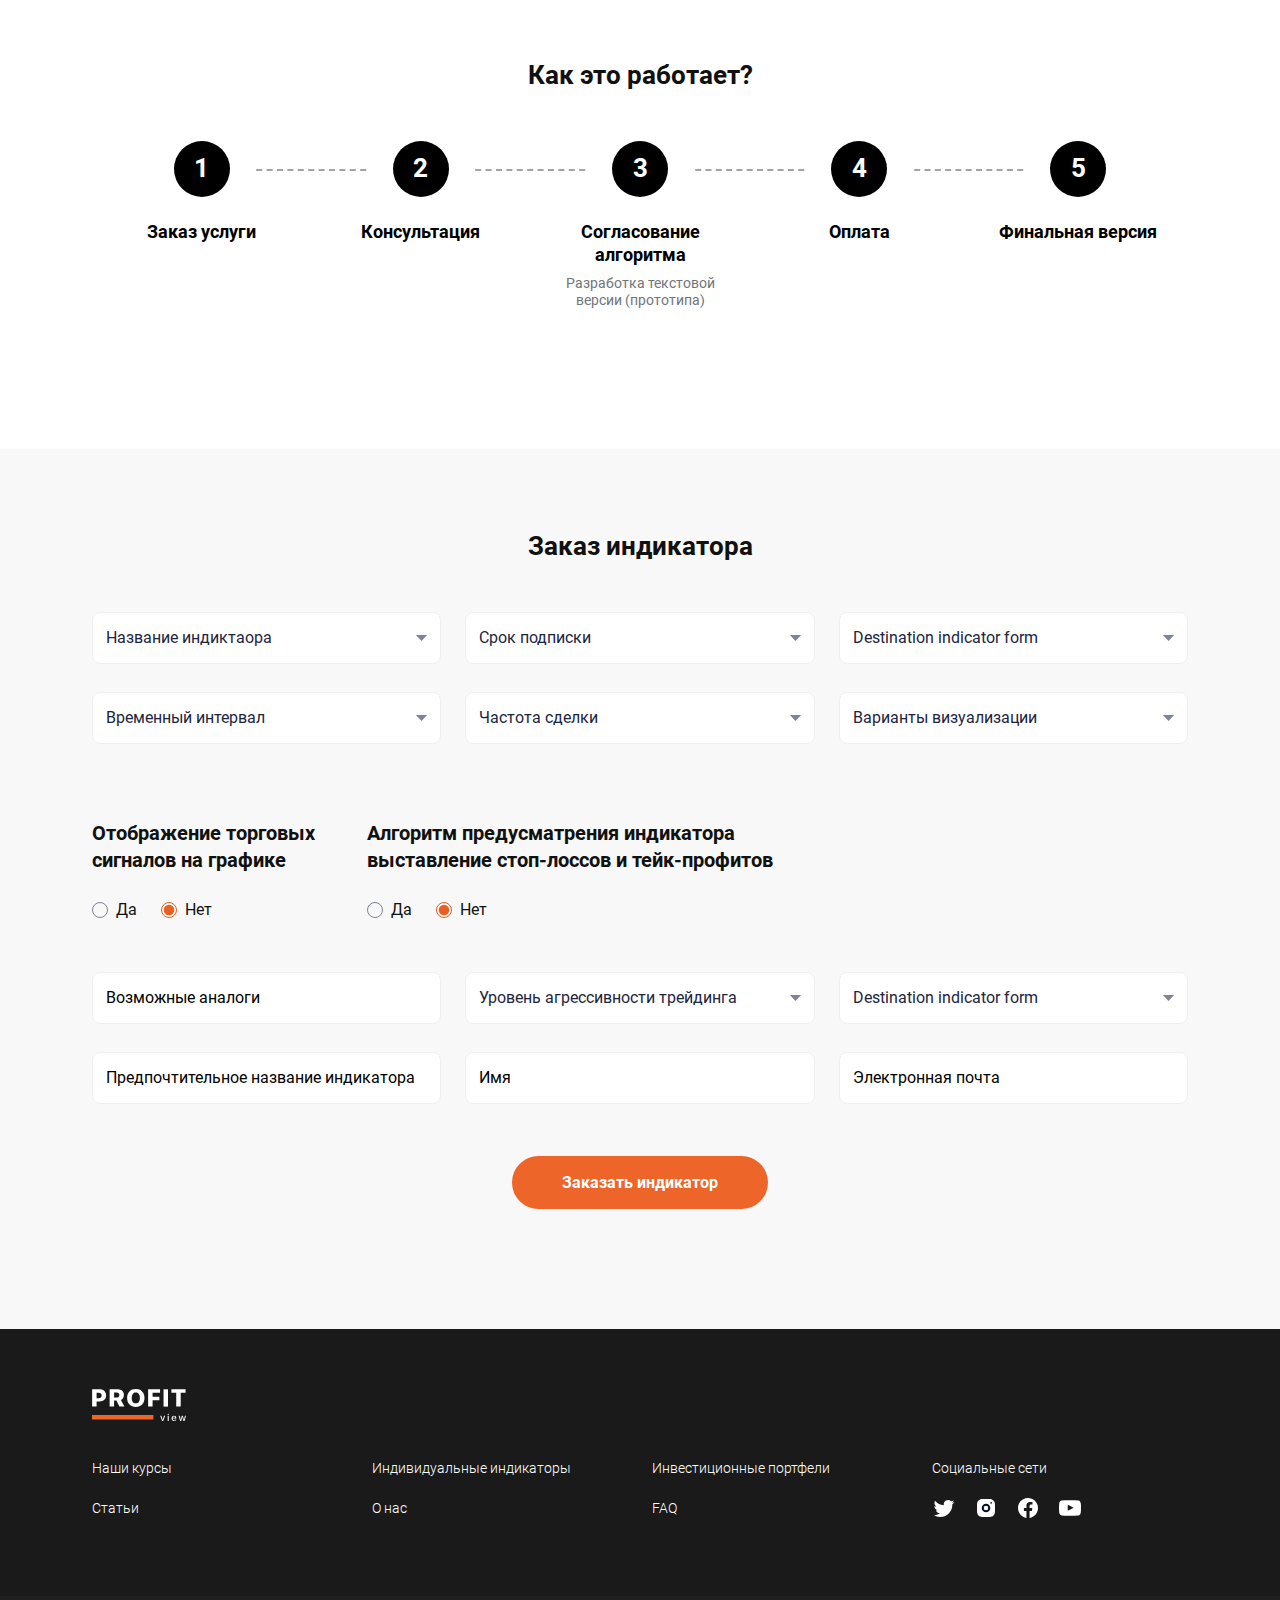
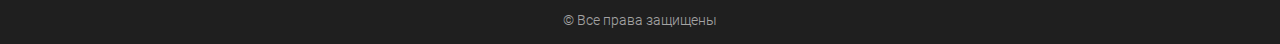
<file: indicator-individual.html>
<!DOCTYPE html>
<html>

<head>
    <meta charset="UTF-8" />
    <meta name="viewport" content="width=device-width, initial-scale=1.0" />
    <meta http-equiv="X-UA-Compatible" content="ie=edge" />
    <title>Profit View</title>
    <link rel='stylesheet' href='./js/bootstrap/css/bootstrap.min.css'>
    <link rel='stylesheet' href='./js/swiper/swiper-bundle.min.css'>
    <link rel='stylesheet' href='./css/stylesheet.css'>

</head>

<body>
    <header class="header">
        <div class="container d-flex align-center justify-content-between">
            <div class="header-logo">
                <a href="/"><img src="./images/logo.svg" alt=""></a>
            </div>
            <div class="header-nav">
                <div class="menu-toggle"></div>
                <div class="header-wrap">
                    <div class="header-scroll">
                        <span class="menu-back"></span>
                        <nav class="header-menu">
                            <ul>
                                <li><a href="/">Статьи</a></li>
                                <li><a href="/">Бесплатный материал</a></li>
                                <li><a href="/">Индикаторы</a></li>
                                <li><a href="/">Наши курсы</a></li>
                                <li><a href="/">Инвестиционные портфели</a></li>
                            </ul>
                            <div class="header-social-wrap">
                                <div>Социальные сети</div>
                                <div class="header-social">
                                    <a href="/"><span class="pv pv-twitter"></span></a>
                                    <a href="/"><span class="pv pv-instagram"></span></a>
                                    <a href="/"><span class="pv pv-facebook"></span></a>
                                    <a href="/"><span class="pv pv-youtube"></span></a>
                                </div>
                            </div>
                            <a href="/" class="header-user-out"><span class="pv pv-logout"></span> Выход</a>
                        </nav>
                    </div>
                </div>
                <div class="header-user">
                    <div class="user-toggle" data-bs-toggle="modal" data-bs-target="#userModal"><span
                            class="pv pv-user"></span></div>
                </div>
            </div>
        </div>

        <div class="ticker">
            <div class="swiper-container ticker-swiper">
                <div class="swiper-wrapper">
                    <div class="swiper-slide">
                        <div class="ticker-item"><span class="ticker-cur">Eur/USD</span><span class="ticker-rate">24,
                                835.64</span><span class="ticker-change"><span
                                    class="ticker-increase">+5.32%</span></span></div>
                    </div>
                    <div class="swiper-slide">
                        <div class="ticker-item"><span class="ticker-cur">Eur/USD</span><span class="ticker-rate">52,
                                726.19</span><span class="ticker-change"><span
                                    class="ticker-decrease">-3.32%</span></span></div>
                    </div>
                    <div class="swiper-slide">
                        <div class="ticker-item"><span class="ticker-cur">Eur/USD</span><span class="ticker-rate">24,
                                835.64</span><span class="ticker-change"><span
                                    class="ticker-increase">+5.32%</span></span></div>
                    </div>
                    <div class="swiper-slide">
                        <div class="ticker-item"><span class="ticker-cur">Eur/USD</span><span class="ticker-rate">52,
                                726.19</span><span class="ticker-change"><span
                                    class="ticker-decrease">-3.32%</span></span></div>
                    </div>
                    <div class="swiper-slide">
                        <div class="ticker-item"><span class="ticker-cur">Eur/USD</span><span class="ticker-rate">24,
                                835.64</span><span class="ticker-change"><span
                                    class="ticker-increase">+5.32%</span></span></div>
                    </div>
                    <div class="swiper-slide">
                        <div class="ticker-item"><span class="ticker-cur">Eur/USD</span><span class="ticker-rate">52,
                                726.19</span><span class="ticker-change"><span
                                    class="ticker-decrease">-3.32%</span></span></div>
                    </div>
                    <div class="swiper-slide">
                        <div class="ticker-item"><span class="ticker-cur">Eur/USD</span><span class="ticker-rate">24,
                                835.64</span><span class="ticker-change"><span
                                    class="ticker-increase">+5.32%</span></span></div>
                    </div>
                    <div class="swiper-slide">
                        <div class="ticker-item"><span class="ticker-cur">Eur/USD</span><span class="ticker-rate">52,
                                726.19</span><span class="ticker-change"><span
                                    class="ticker-decrease">-3.32%</span></span></div>
                    </div>
                    <div class="swiper-slide">
                        <div class="ticker-item"><span class="ticker-cur">Eur/USD</span><span class="ticker-rate">24,
                                835.64</span><span class="ticker-change"><span
                                    class="ticker-increase">+5.32%</span></span></div>
                    </div>
                    <div class="swiper-slide">
                        <div class="ticker-item"><span class="ticker-cur">Eur/USD</span><span class="ticker-rate">52,
                                726.19</span><span class="ticker-change"><span
                                    class="ticker-decrease">-3.32%</span></span></div>
                    </div>
                </div>
            </div>
        </div>
    </header>

    <div class="modal fade" id="userModal" tabindex="-1" aria-hidden="true">
        <div class="modal-dialog">
            <div class="modal-content">
                <div class="modal-header">
                    <button type="button" class="btn-close" data-bs-dismiss="modal" aria-label="Close"></button>
                </div>
                <div class="modal-body d-flex flex-column-reverse">
                    <ul class="nav" role="tablist">
                        <li class="nav-item" role="presentation">
                            <a class="nav-link active" id="login-tab" data-bs-toggle="pill" data-bs-target="#login"
                                role="tab" aria-controls="login" aria-selected="true">Log in</a>
                            <span>Have an account?</span>
                        </li>
                        <li class="nav-item" role="presentation">
                            <a class="nav-link" id="signup-tab" data-bs-toggle="pill" data-bs-target="#signup"
                                role="tab" aria-controls="signup" aria-selected="false">Join free today</a>
                            <span>Dont have an account?</span>
                        </li>
                    </ul>
                    <div class="tab-content" id="pills-tabContent">
                        <div class="tab-pane fade show active" id="login" role="tabpanel" aria-labelledby="login-tab">
                            <div class="mb-2">
                                Welcome back
                            </div>
                            <div class="modal-title">
                                Login to your account
                            </div>
                            <form class="login-form" action="">
                                <div class="input-field">
                                    <input type="email" name="login-email" placeholder="Email">
                                </div>
                                <div class="input-field">
                                    <input type="password" name="login-password" placeholder="Password">
                                </div>
                                <div class="d-flex justify-content-between align-items-center mb-4">
                                    <div class="form-check">
                                        <input class="form-check-input" type="checkbox" value="" id="loginRemember">
                                        <label class="form-check-label" for="loginRemember">
                                            Remember me
                                        </label>
                                    </div>
                                    <a href="/" class="forgot-pswrd text-grey--light">Forgot password?</a>
                                </div>
                                <button class="btn-primary btn-full btn-md">Log in</button>
                            </form>
                            <div class="login-social">
                                <div class="text-center text-grey--light">Вход через соц сети</div>
                                <div class="social-list d-flex justify-content-center">
                                    <a href="/" class="modal-twitter"><img src="./images/icons/modal-twitter.svg"
                                            alt=""></a>
                                    <a href="/" class="modal-facebook"><img src="./images/icons/modal-facebook.svg"
                                            alt=""></a>
                                    <a href="/" class="modal-apple"><img src="./images/icons/modal-apple.svg"
                                            alt=""></a>
                                    <a href="/" class="modal-gplus"><img src="./images/icons/modal-gplus.svg"
                                            alt=""></a>
                                </div>
                            </div>
                        </div>
                        <div class="tab-pane fade" id="signup" role="tabpanel" aria-labelledby="signup-tab">
                            <div class="modal-title">
                                Get started
                            </div>
                            <form class="login-form" action="">
                                <div class="input-field">
                                    <input type="name" name="signup-name" placeholder="Name">
                                </div>
                                <div class="input-field">
                                    <input type="email" name="signup-email" placeholder="Email">
                                </div>
                                <div class="input-field">
                                    <input type="password" name="signup-password" placeholder="Password">
                                </div>
                                <div class="input-field">
                                    <input type="password" name="signup-repeat-password" placeholder="Repeat password">
                                </div>
                                <div class="form-check mb-4">
                                    <input class="form-check-input" type="checkbox" value="" id="signupRemember">
                                    <label class="form-check-label" for="signupRemember">
                                        Remember me
                                    </label>
                                </div>
                                <button class="btn-primary btn-full btn-md">Get started</button>
                            </form>
                            <div class="login-social">
                                <div class="text-center text-grey--light">Вход через соц сети</div>
                                <div class="social-list d-flex justify-content-center">
                                    <a href="/" class="modal-twitter"><img src="./images/icons/modal-twitter.svg"
                                            alt=""></a>
                                    <a href="/" class="modal-facebook"><img src="./images/icons/modal-facebook.svg"
                                            alt=""></a>
                                    <a href="/" class="modal-apple"><img src="./images/icons/modal-apple.svg"
                                            alt=""></a>
                                    <a href="/" class="modal-gplus"><img src="./images/icons/modal-gplus.svg"
                                            alt=""></a>
                                </div>
                            </div>
                        </div>
                    </div>
                </div>
            </div>
        </div>
    </div>



    <!-- Indicator start -->
    <div class="indicator-page">
        <div class="page-heading heading-float">
            <div class="container">
                <div class="page-heading-content">
                    <h1>Разработка индивидуальных индикаторов</h1>
                </div>
                <div class="thumbnail">
                    <picture>
                        <source 
                        media="(min-width: 650px)"
                        srcset="./images/indicator-heading.jpg">
                        <img src="./images/indicator-heading-mob.jpg" alt="" draggable="false">
                    </picture>
                </div>
            </div>
        </div>
        <div class="container">
            <div class="page-content">
                <div class="row justify-content-between flex-column-reverse flex-lg-row">
                    <div class="col-lg-6">
                        <h3>Разработка индивидуальных индикаторов. Что это?</h3>
                        <p>
                            Понимание сути ресурсосберегающих технологий является качественно новой ступенью новых принципов формирования материально-технической и кадровой базы.
                        </p>
                        <p>
                            Каждый из нас понимает очевидную вещь: постоянное информационно-пропагандистское обеспечение нашей деятельности способствует подготовке и реализации новых принципов формирования материально-технической и кадровой базы.
                        </p>
                    </div>
                    <div class="d-none d-lg-block col-lg-6">
                        <img src="./images/indicator-content.jpg" alt="" draggable="false">
                    </div>
                </div>

                <div class="indicator-benefits">
                    <div class="title-3 mb-5">Преимущества разработки индивидуальных индикаторов</div>
                    <div class="row benefit-content align-items-stretch">
                        <div class="col-sm-6 col-lg-3 mb-4">
                            <div class="benefit-item">
                                <div class="benefit-img"><span class="pv pv-benefit-user"></span></div>
                                <div class="benefit-title">Aвторские алгоритмы</div>
                                <div class="benefit-text">У Вас будет аналитическое преимущество относительно прочих трейдеров, которые пользуются стандартными и доступными всем индикаторами.</div>
                            </div>
                        </div>
                        <div class="col-sm-6 col-lg-3 mb-4">
                            <div class="benefit-item">
                                <div class="benefit-img"><span class="pv pv-benefit-edit"></span></div>
                                <div class="benefit-title">Учет ваших пожеланий</div>
                                <div class="benefit-text">У Вас будет аналитическое преимущество относительно прочих трейдеров прочих трейдеров, которые .</div>
                            </div>
                        </div>
                        <div class="col-sm-6 col-lg-3 mb-4">
                            <div class="benefit-item">
                                <div class="benefit-img"><span class="pv pv-benefit-setting"></span></div>
                                <div class="benefit-title">Настройки</div>
                                <div class="benefit-text">У Вас будет аналитическое преимущество относительно прочих трейдеров, которые пользуются стандартными и доступными всем индикаторами.</div>
                            </div>
                        </div>
                        <div class="col-sm-6 col-lg-3 mb-4">
                            <div class="benefit-item">
                                <div class="benefit-img"><span class="pv pv-benefit-file"></span></div>
                                <div class="benefit-title">Доработка и расширение</div>
                                <div class="benefit-text">У Вас будет аналитическое преимущество относительно прочих трейдеров, которые пользуются стандартными и доступными.</div>
                            </div>
                        </div>
                    </div>
                </div>
              
                <div class="indicator-how">
                    <div class="title-3 mb-5">Как это работает?</div>
                    <div class="how-content">
                        <div class="how-item">
                            <div class="how-number">1</div>
                            <div class="how-title">Заказ услуги</div>
                        </div>
                        <div class="how-item">
                            <div class="how-number">2</div>
                            <div class="how-title">Консультация</div>
                        </div>
                        <div class="how-item">
                            <div class="how-number">3</div>
                            <div class="how-title">Согласование алгоритма </div>
                            <div class="how-text">Разработка текстовой версии (прототипа)</div>
                        </div>
                        <div class="how-item">
                            <div class="how-number">4</div>
                            <div class="how-title">Оплата</div>
                        </div>
                        <div class="how-item">
                            <div class="how-number">5</div>
                            <div class="how-title">Финальная версия</div>
                        </div>
                    </div>
                </div>
            </div>
        </div>

        <div class="service-order">
            <div class="container">   
                <div class="title-3 mb-5 text-center">Заказ индикатора</div>
                <form class="indicator-form" action="">
                    <div class="row mb-4 mb-sm-5">
                        <div class="col-sm-6 col-lg-4">
                            <select class="form-select" name="indicator-name">
                                <option selected disabled>Название индиктаора</option>
                                <option value="1">Название 1</option>
                                <option value="2">Название 2</option>
                                <option value="3">Название 3</option>
                            </select>
                        </div>
                        <div class="col-sm-6 col-lg-4">
                            <select class="form-select" name="indicator-term">
                                <option selected disabled>Срок подписки</option>
                                <option value="1">Название 1</option>
                                <option value="2">Название 2</option>
                                <option value="3">Название 3</option>
                            </select>
                        </div>
                        <div class="col-sm-6 col-lg-4">
                            <select class="form-select" name="indicator-destination" required>
                                <option selected disabled>Destination indicator form</option>
                                <option value="1">Название 1</option>
                                <option value="2">Название 2</option>
                                <option value="3">Название 3</option>
                            </select>
                        </div>
                        <div class="col-sm-6 col-lg-4">
                            <select class="form-select" name="indicator-interval" required>
                                <option selected disabled>Временный интервал</option>
                                <option value="1">Название 1</option>
                                <option value="2">Название 2</option>
                                <option value="3">Название 3</option>
                            </select>
                        </div>
                        <div class="col-sm-6 col-lg-4">
                            <select class="form-select" name="indicator-frequency" required>
                                <option selected disabled>Частота сделки</option>
                                <option value="1">Название 1</option>
                                <option value="2">Название 2</option>
                                <option value="3">Название 3</option>
                            </select>
                        </div>
                        <div class="col-sm-6 col-lg-4">
                            <select class="form-select" name="indicator-visualization" required>
                                <option selected disabled>Варианты визуализации</option>
                                <option value="1">Название 1</option>
                                <option value="2">Название 2</option>
                                <option value="3">Название 3</option>
                            </select>
                        </div>
                    </div>
                        
                    <div class="check-group d-flex flex-wrap mb-5">
                        <div class="d-flex flex-wrap">
                            <div class="title-4 mb-4">
                                Отображение торговых сигналов на графике
                            </div>
                            <div class="form-check me-4">
                                <input class="form-check-input" type="radio" name="indicator-signal" id="indicator-signal-true">
                                <label class="form-check-label" for="indicator-signal-true">
                                    Да
                                </label>
                            </div>
                            <div class="form-check">
                                <input class="form-check-input" type="radio" name="indicator-signal" id="indicator-signal-false" checked>
                                <label class="form-check-label" for="indicator-signal-false">
                                    Нет
                                </label>
                            </div>
                        </div>
                        <div class="d-flex flex-wrap">
                            <div class="title-4 w-100 mb-4">
                                Алгоритм предусматрения индикатора выставление стоп-лоссов и тейк-профитов
                            </div>
                            <div class="form-check me-4">
                                <input class="form-check-input" type="radio" name="indicator-algorythm" id="indicator-algorythm-true">
                                <label class="form-check-label" for="indicator-algorythm-true">
                                    Да
                                </label>
                            </div>
                            <div class="form-check">
                                <input class="form-check-input" type="radio" name="indicator-algorythm" id="indicator-algorythm-false" checked>
                                <label class="form-check-label" for="indicator-algorythm-false">
                                    Нет
                                </label>
                            </div>
                        </div>
                    </div>
                
                    <div class="row">
                        <div class="col-sm-6 col-lg-4">
                            <div class="input-field">
                                <input type="text" name="indicator-analogs" placeholder="Возможные аналоги">
                            </div>
                        </div>
                        <div class="col-sm-6 col-lg-4">
                            <select class="form-select" name="indicator-level" required>
                                <option selected disabled>Уровень агрессивности трейдинга</option>
                                <option value="1">Название 1</option>
                                <option value="2">Название 2</option>
                                <option value="3">Название 3</option>
                            </select>
                        </div>
                        <div class="col-sm-6 col-lg-4">
                            <select class="form-select" name="indicator-destination" required>
                                <option selected disabled>Destination indicator form</option>
                                <option value="1">Название 1</option>
                                <option value="2">Название 2</option>
                                <option value="3">Название 3</option>
                            </select>
                        </div>
                        <div class="col-sm-6 col-lg-4">
                            <div class="input-field">
                                <input type="text" name="indicator-user-phone" placeholder="Предпочтительное название индикатора">
                            </div>
                        </div>
                        <div class="col-sm-6 col-lg-4">
                            <div class="input-field">
                                <input type="text" name="indicator-user-name" placeholder="Имя" required>
                            </div>
                        </div>
                        <div class="col-sm-6 col-lg-4">
                            <div class="input-field">
                                <input type="email" name="indicator-user-email" placeholder="Электронная почта" required>
                            </div>
                        </div>
                    </div>

                    <div class="text-center">
                        <button class="btn-primary mt-4 w-auto" type="submit">Заказать индикатор</button>
                    </div>
                </form>
            </div>
        </div>
    </div>

    <!-- Indicator end -->


    <footer class="footer">
        <div class="container">
            <div class="row">
                <div class="col-lg-3">
                    <div class="footer-logo"><a href="/"><img src="./images/logo.svg" alt=""></a></div>
                </div>
            </div>
            <div class="row">
                <div class="col-lg-3">
                    <a href="/">Наши курсы</a>
                    <a href="/">Статьи</a>
                </div>
                <div class="col-lg-3">
                    <a href="/">Индивидуальные индикаторы</a>
                    <a href="/">О нас</a>
                </div>
                <div class="col-lg-3">
                    <a href="/">Инвестиционные портфели</a>
                    <a href="/">FAQ</a>
                </div>
                <div class="col-lg-3">
                    <div>Социальные сети</div>
                    <div class="footer-social">
                        <a href="/"><span class="pv pv-twitter"></span></a>
                        <a href="/"><span class="pv pv-instagram"></span></a>
                        <a href="/"><span class="pv pv-facebook"></span></a>
                        <a href="/"><span class="pv pv-youtube"></span></a>
                    </div>
                </div>
            </div>
        </div>
        <div class="footer-copyright">
            <div class="container">
                © Все права защищены
            </div>
        </div>
    </footer>

    <script src="./js/bootstrap/js/popper.min.js"></script>
    <script src="./js/bootstrap/js/bootstrap.min.js"></script>
    <script src="./js/swiper/swiper-bundle.min.js"></script>
    <script src="./js/main.js"></script>

</body>

</html>
</file>
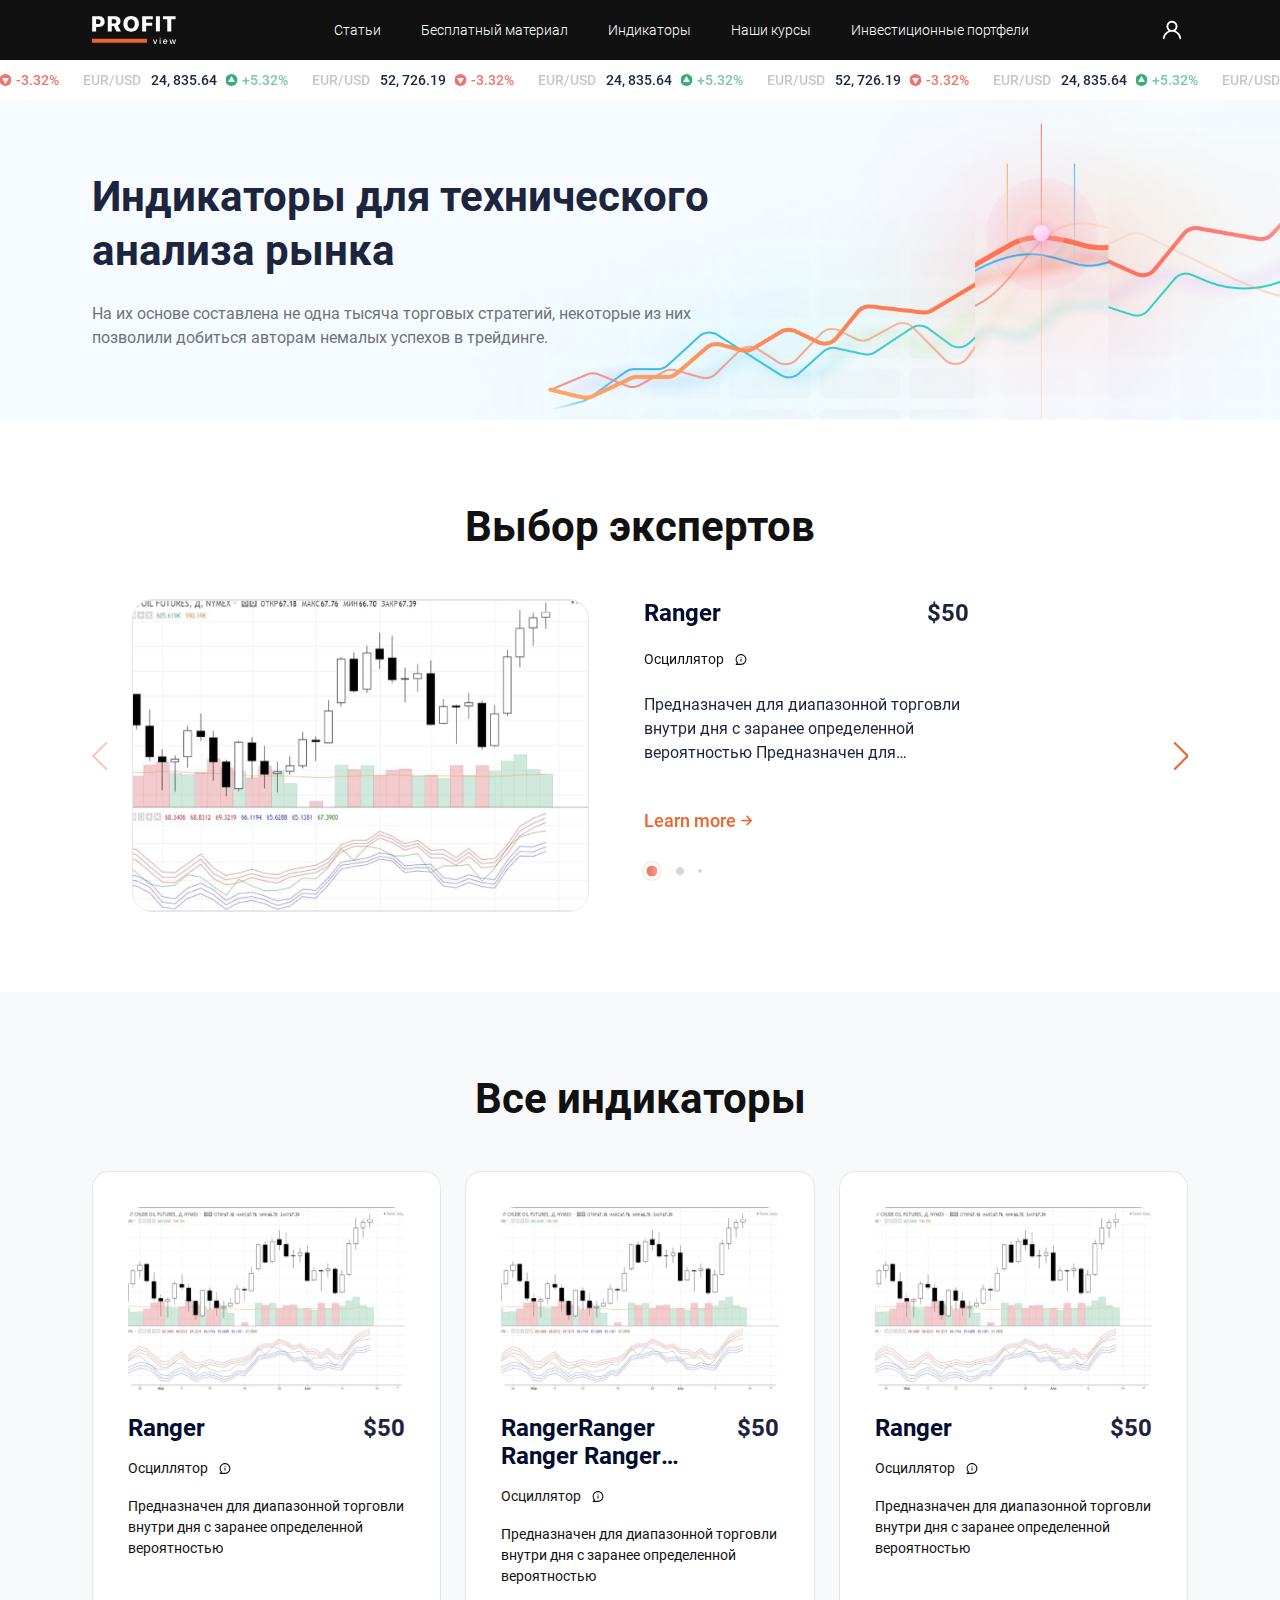
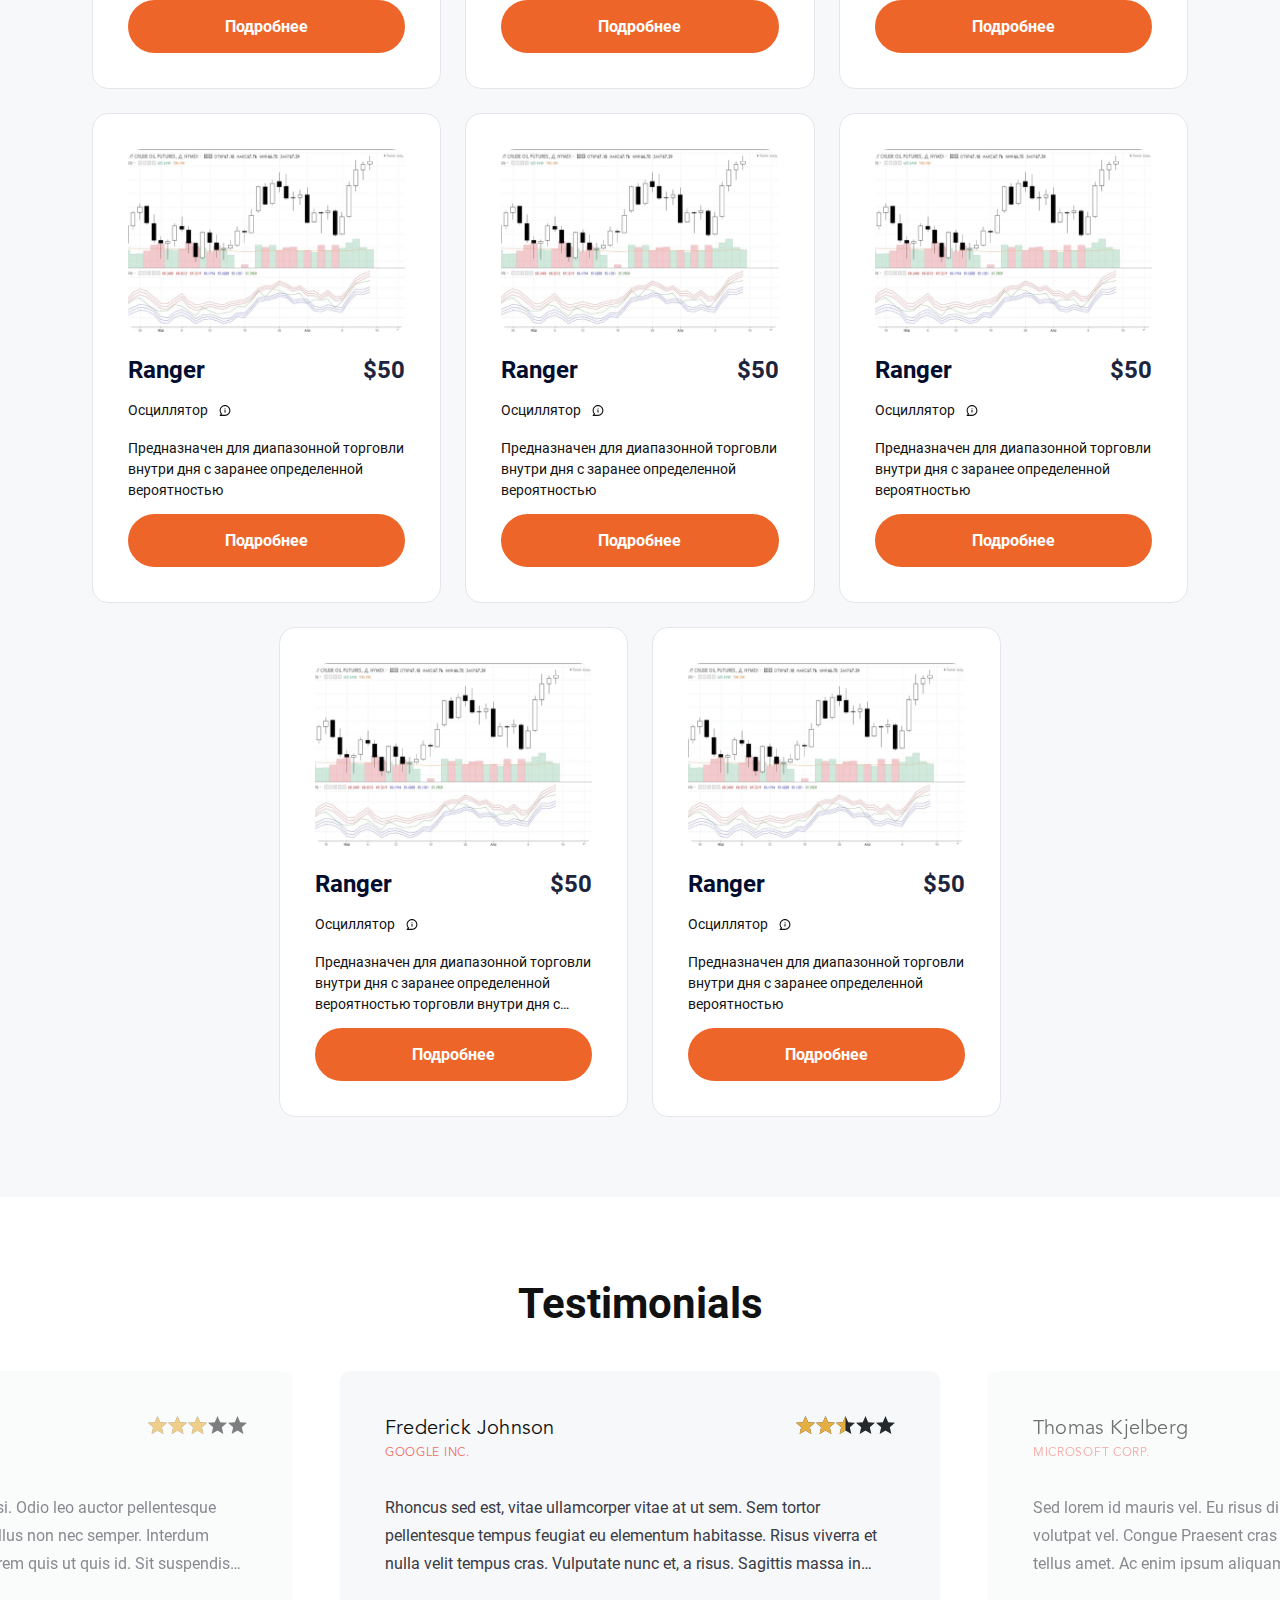
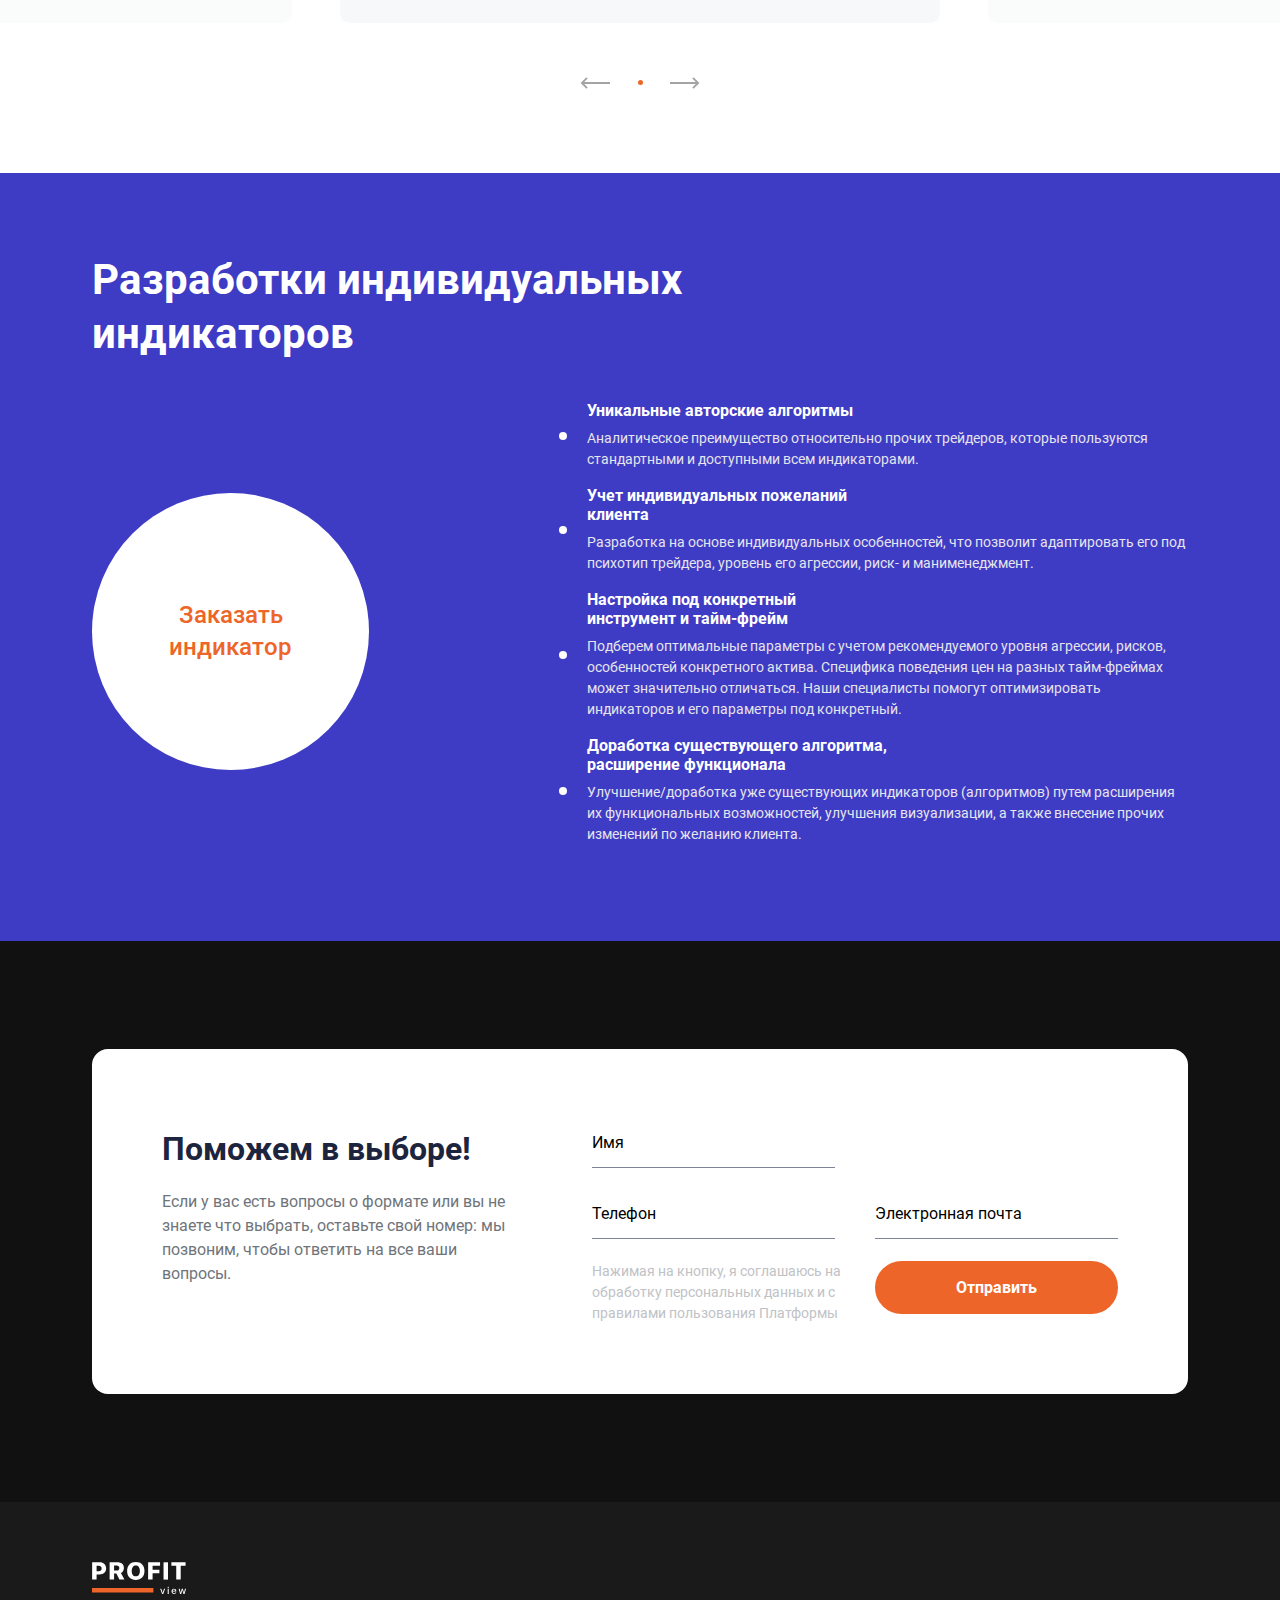
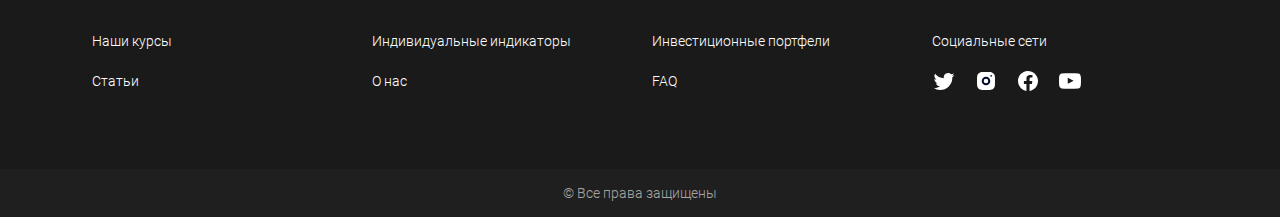
<file: indicator.html>
<!DOCTYPE html>
<html>

<head>
    <meta charset="UTF-8" />
    <meta name="viewport" content="width=device-width, initial-scale=1.0" />
    <meta http-equiv="X-UA-Compatible" content="ie=edge" />
    <title>Profit View</title>
    <link rel='stylesheet' href='./js/bootstrap/css/bootstrap.min.css'>
    <link rel='stylesheet' href='./js/swiper/swiper-bundle.min.css'>
    <link rel='stylesheet' href='./css/stylesheet.css'>

</head>

<body>
    <header class="header">
        <div class="container d-flex align-center justify-content-between">
            <div class="header-logo">
                <a href="/"><img src="./images/logo.svg" alt=""></a>
            </div>
            <div class="header-nav">
                <div class="menu-toggle"></div>
                <div class="header-wrap">
                    <div class="header-scroll">
                        <span class="menu-back"></span>
                        <nav class="header-menu">
                            <ul>
                                <li><a href="/">Статьи</a></li>
                                <li><a href="/">Бесплатный материал</a></li>
                                <li><a href="/">Индикаторы</a></li>
                                <li><a href="/">Наши курсы</a></li>
                                <li><a href="/">Инвестиционные портфели</a></li>
                            </ul>
                            <div class="header-social-wrap">
                                <div>Социальные сети</div>
                                <div class="header-social">
                                    <a href="/"><span class="pv pv-twitter"></span></a>
                                    <a href="/"><span class="pv pv-instagram"></span></a>
                                    <a href="/"><span class="pv pv-facebook"></span></a>
                                    <a href="/"><span class="pv pv-youtube"></span></a>
                                </div>
                            </div>
                            <a href="/" class="header-user-out"><span class="pv pv-logout"></span> Выход</a>
                        </nav>
                    </div>
                </div>
                <div class="header-user">
                    <div class="user-toggle" data-bs-toggle="modal" data-bs-target="#userModal"><span
                            class="pv pv-user"></span></div>
                </div>
            </div>
        </div>

        <div class="ticker">
            <div class="swiper-container ticker-swiper">
                <div class="swiper-wrapper">
                    <div class="swiper-slide">
                        <div class="ticker-item"><span class="ticker-cur">Eur/USD</span><span class="ticker-rate">24,
                                835.64</span><span class="ticker-change"><span
                                    class="ticker-increase">+5.32%</span></span></div>
                    </div>
                    <div class="swiper-slide">
                        <div class="ticker-item"><span class="ticker-cur">Eur/USD</span><span class="ticker-rate">52,
                                726.19</span><span class="ticker-change"><span
                                    class="ticker-decrease">-3.32%</span></span></div>
                    </div>
                    <div class="swiper-slide">
                        <div class="ticker-item"><span class="ticker-cur">Eur/USD</span><span class="ticker-rate">24,
                                835.64</span><span class="ticker-change"><span
                                    class="ticker-increase">+5.32%</span></span></div>
                    </div>
                    <div class="swiper-slide">
                        <div class="ticker-item"><span class="ticker-cur">Eur/USD</span><span class="ticker-rate">52,
                                726.19</span><span class="ticker-change"><span
                                    class="ticker-decrease">-3.32%</span></span></div>
                    </div>
                    <div class="swiper-slide">
                        <div class="ticker-item"><span class="ticker-cur">Eur/USD</span><span class="ticker-rate">24,
                                835.64</span><span class="ticker-change"><span
                                    class="ticker-increase">+5.32%</span></span></div>
                    </div>
                    <div class="swiper-slide">
                        <div class="ticker-item"><span class="ticker-cur">Eur/USD</span><span class="ticker-rate">52,
                                726.19</span><span class="ticker-change"><span
                                    class="ticker-decrease">-3.32%</span></span></div>
                    </div>
                    <div class="swiper-slide">
                        <div class="ticker-item"><span class="ticker-cur">Eur/USD</span><span class="ticker-rate">24,
                                835.64</span><span class="ticker-change"><span
                                    class="ticker-increase">+5.32%</span></span></div>
                    </div>
                    <div class="swiper-slide">
                        <div class="ticker-item"><span class="ticker-cur">Eur/USD</span><span class="ticker-rate">52,
                                726.19</span><span class="ticker-change"><span
                                    class="ticker-decrease">-3.32%</span></span></div>
                    </div>
                    <div class="swiper-slide">
                        <div class="ticker-item"><span class="ticker-cur">Eur/USD</span><span class="ticker-rate">24,
                                835.64</span><span class="ticker-change"><span
                                    class="ticker-increase">+5.32%</span></span></div>
                    </div>
                    <div class="swiper-slide">
                        <div class="ticker-item"><span class="ticker-cur">Eur/USD</span><span class="ticker-rate">52,
                                726.19</span><span class="ticker-change"><span
                                    class="ticker-decrease">-3.32%</span></span></div>
                    </div>
                </div>
            </div>
        </div>
    </header>

    <div class="modal fade" id="userModal" tabindex="-1" aria-hidden="true">
        <div class="modal-dialog">
            <div class="modal-content">
                <div class="modal-header">
                    <button type="button" class="btn-close" data-bs-dismiss="modal" aria-label="Close"></button>
                </div>
                <div class="modal-body d-flex flex-column-reverse">
                    <ul class="nav" role="tablist">
                        <li class="nav-item" role="presentation">
                            <a class="nav-link active" id="login-tab" data-bs-toggle="pill" data-bs-target="#login"
                                role="tab" aria-controls="login" aria-selected="true">Log in</a>
                            <span>Have an account?</span>
                        </li>
                        <li class="nav-item" role="presentation">
                            <a class="nav-link" id="signup-tab" data-bs-toggle="pill" data-bs-target="#signup"
                                role="tab" aria-controls="signup" aria-selected="false">Join free today</a>
                            <span>Dont have an account?</span>
                        </li>
                    </ul>
                    <div class="tab-content" id="pills-tabContent">
                        <div class="tab-pane fade show active" id="login" role="tabpanel" aria-labelledby="login-tab">
                            <div class="mb-2">
                                Welcome back
                            </div>
                            <div class="modal-title">
                                Login to your account
                            </div>
                            <form class="login-form" action="">
                                <div class="input-field">
                                    <input type="email" name="login-email" placeholder="Email">
                                </div>
                                <div class="input-field">
                                    <input type="password" name="login-password" placeholder="Password">
                                </div>
                                <div class="d-flex justify-content-between align-items-center mb-4">
                                    <div class="form-check">
                                        <input class="form-check-input" type="checkbox" value="" id="loginRemember">
                                        <label class="form-check-label" for="loginRemember">
                                            Remember me
                                        </label>
                                    </div>
                                    <a href="/" class="forgot-pswrd text-grey--light">Forgot password?</a>
                                </div>
                                <button class="btn-primary btn-full btn-md">Log in</button>
                            </form>
                            <div class="login-social">
                                <div class="text-center text-grey--light">Вход через соц сети</div>
                                <div class="social-list d-flex justify-content-center">
                                    <a href="/" class="modal-twitter"><img src="./images/icons/modal-twitter.svg"
                                            alt=""></a>
                                    <a href="/" class="modal-facebook"><img src="./images/icons/modal-facebook.svg"
                                            alt=""></a>
                                    <a href="/" class="modal-apple"><img src="./images/icons/modal-apple.svg"
                                            alt=""></a>
                                    <a href="/" class="modal-gplus"><img src="./images/icons/modal-gplus.svg"
                                            alt=""></a>
                                </div>
                            </div>
                        </div>
                        <div class="tab-pane fade" id="signup" role="tabpanel" aria-labelledby="signup-tab">
                            <div class="modal-title">
                                Get started
                            </div>
                            <form class="login-form" action="">
                                <div class="input-field">
                                    <input type="name" name="signup-name" placeholder="Name">
                                </div>
                                <div class="input-field">
                                    <input type="email" name="signup-email" placeholder="Email">
                                </div>
                                <div class="input-field">
                                    <input type="password" name="signup-password" placeholder="Password">
                                </div>
                                <div class="input-field">
                                    <input type="password" name="signup-repeat-password" placeholder="Repeat password">
                                </div>
                                <div class="form-check mb-4">
                                    <input class="form-check-input" type="checkbox" value="" id="signupRemember">
                                    <label class="form-check-label" for="signupRemember">
                                        Remember me
                                    </label>
                                </div>
                                <button class="btn-primary btn-full btn-md">Get started</button>
                            </form>
                            <div class="login-social">
                                <div class="text-center text-grey--light">Вход через соц сети</div>
                                <div class="social-list d-flex justify-content-center">
                                    <a href="/" class="modal-twitter"><img src="./images/icons/modal-twitter.svg"
                                            alt=""></a>
                                    <a href="/" class="modal-facebook"><img src="./images/icons/modal-facebook.svg"
                                            alt=""></a>
                                    <a href="/" class="modal-apple"><img src="./images/icons/modal-apple.svg"
                                            alt=""></a>
                                    <a href="/" class="modal-gplus"><img src="./images/icons/modal-gplus.svg"
                                            alt=""></a>
                                </div>
                            </div>
                        </div>
                    </div>
                </div>
            </div>
        </div>
    </div>



    <!-- Indicator start -->
    <div class="indicator-page">
        <div class="page-heading">
            <div class="container">
                <div class="page-heading-content">
                    <h1>Индикаторы для технического анализа рынка</h1>
                    <div class="subtitle">
                        На их основе составлена не одна тысяча торговых стратегий, некоторые из них позволили добиться
                        авторам немалых успехов в трейдинге.
                    </div>
                </div>

                <div class="thumbnail">
                    <picture>
                        <source 
                           media="(min-width: 650px)"
                           srcset="./images/indicator-bg.jpg">
                        <img src="./images/indicator-bg-mob.jpg" alt="" draggable="false">
                     </picture>
                </div>
            </div>
        </div>

        <div class="expert-choice">
            <div class="container">
                <h2 class="text-center">Выбор экспертов</h2>
                <div class="swiper-container expert-swiper">
                    <div class="swiper-wrapper">
                        <div class="swiper-slide">
                            <div class="expert-card">
                                <div class="card-img">
                                    <img src="./images/expert-slider.jpg" alt="">
                                </div>
                                <div class="card-content">
                                    <div class="card-title">
                                        <a href="/">Ranger</a>
                                        <span>$50</span>
                                    </div>
                                    <div class="card-category">
                                        <span>Осциллятор</span>
                                        <button type="button" class="btn btn-info" data-bs-toggle="tooltip"
                                            data-bs-placement="top" title="Осциллятор">
                                            <span class="pv pv-info"></span>
                                        </button>
                                    </div>
                                    <div class="card-text">
                                        Предназначен для диапазонной торговли внутри дня с заранее определенной вероятностью
                                        Предназначен для диапазонной торговли внутри дня с заранее определенной вероятностью
                                    </div>
                                    <a href="/" class="card-link">Learn more <span class="pv pv-link-arrow"></span></a>
                                </div>
                            </div>
                        </div>

                        <div class="swiper-slide">
                            <div class="expert-card">
                                <div class="card-img">
                                    <img src="./images/expert-slider.jpg" alt="">
                                </div>
                                <div class="card-content">
                                    <div class="card-title">
                                        <a href="/">Ranger</a>
                                        <span>$50</span>
                                    </div>
                                    <div class="card-category">
                                        <span>Осциллятор</span>
                                        <button type="button" class="btn btn-info" data-bs-toggle="tooltip"
                                            data-bs-placement="top" title="Осциллятор">
                                            <span class="pv pv-info"></span>
                                        </button>
                                    </div>
                                    <div class="card-text">
                                        Предназначен для диапазонной торговли внутри дня с заранее определенной вероятностью
                                    </div>
                                    <a href="/" class="card-link">Learn more <span class="pv pv-link-arrow"></span></a>
                                </div>
                            </div>
                        </div>

                        <div class="swiper-slide">
                            <div class="expert-card">
                                <div class="card-img">
                                    <img src="./images/expert-slider.jpg" alt="">
                                </div>
                                <div class="card-content">
                                    <div class="card-title">
                                        <a href="/">Ranger</a>
                                        <span>$50</span>
                                    </div>
                                    <div class="card-category">
                                        <span>Осциллятор</span>
                                        <button type="button" class="btn btn-info" data-bs-toggle="tooltip"
                                            data-bs-placement="top" title="Осциллятор">
                                            <span class="pv pv-info"></span>
                                        </button>
                                    </div>
                                    <div class="card-text">
                                        Предназначен для диапазонной торговли внутри дня с заранее определенной вероятностью
                                    </div>
                                    <a href="/" class="card-link">Learn more <span class="pv pv-link-arrow"></span></a>
                                </div>
                            </div>
                        </div>


                    </div>
                    <div class="swiper-button-next"></div>
                    <div class="swiper-button-prev"></div>
                    <div class="swiper-pagination"></div>
                </div>

            </div>
        </div>
    </div>

    <div class="indicators-all">
        <div class="container">
            <h2 class="text-center">Все индикаторы</h2>
            <div class="row justify-content-center">
                <div class="col-sm-6 col-lg-4">
                    <div class="card">
                        <div class="card-img">
                            <img src="./images/inficator-card.jpg" alt="">
                        </div>
                        <div class="card-title">
                            <a href="/">Ranger</a>
                            <span>$50</span>
                        </div>
                        <div class="card-text">
                            <div class="card-category">
                                <span>Осциллятор</span>
                                <button type="button" class="btn btn-info" data-bs-toggle="tooltip"
                                    data-bs-placement="top" title="Осциллятор">
                                    <span class="pv pv-info"></span>
                                </button>
                            </div>
                            <p>Предназначен для диапазонной торговли внутри дня с заранее определенной вероятностью</p>
                        </div>
                        <div class="card-btn">
                            <a href="/indicator-individual.html" class="btn-primary">Подробнее</a>
                        </div>
                    </div>
                </div>
                <div class="col-sm-6 col-lg-4">
                    <div class="card">
                        <div class="card-img">
                            <img src="./images/inficator-card.jpg" alt="">
                        </div>
                        <div class="card-title">
                            <a href="/">RangerRanger Ranger Ranger Ranger</a>
                            <span>$50</span>
                        </div>
                        <div class="card-text">
                            <div class="card-category">
                                <span>Осциллятор</span>
                                <button type="button" class="btn btn-info" data-bs-toggle="tooltip"
                                    data-bs-placement="top" title="Осциллятор">
                                    <span class="pv pv-info"></span>
                                </button>
                            </div>
                            <p>Предназначен для диапазонной торговли внутри дня с заранее определенной вероятностью</p>
                        </div>
                        <div class="card-btn">
                            <a href="/indicator-individual.html" class="btn-primary">Подробнее</a>
                        </div>
                    </div>
                </div>
                <div class="col-sm-6 col-lg-4">
                    <div class="card">
                        <div class="card-img">
                            <img src="./images/inficator-card.jpg" alt="">
                        </div>
                        <div class="card-title">
                            <a href="/">Ranger</a>
                            <span>$50</span>
                        </div>
                        <div class="card-text">
                            <div class="card-category">
                                <span>Осциллятор</span>
                                <button type="button" class="btn btn-info" data-bs-toggle="tooltip"
                                    data-bs-placement="top" title="Осциллятор">
                                    <span class="pv pv-info"></span>
                                </button>
                            </div>
                            <p>Предназначен для диапазонной торговли внутри дня с заранее определенной вероятностью</p>
                        </div>
                        <div class="card-btn">
                            <a href="/indicator-individual.html" class="btn-primary">Подробнее</a>
                        </div>
                    </div>
                </div>
                <div class="col-sm-6 col-lg-4">
                    <div class="card">
                        <div class="card-img">
                            <img src="./images/inficator-card.jpg" alt="">
                        </div>
                        <div class="card-title">
                            <a href="/">Ranger</a>
                            <span>$50</span>
                        </div>
                        <div class="card-text">
                            <div class="card-category">
                                <span>Осциллятор</span>
                                <button type="button" class="btn btn-info" data-bs-toggle="tooltip"
                                    data-bs-placement="top" title="Осциллятор">
                                    <span class="pv pv-info"></span>
                                </button>
                            </div>
                            <p>Предназначен для диапазонной торговли внутри дня с заранее определенной вероятностью</p>
                        </div>
                        <div class="card-btn">
                            <a href="/indicator-individual.html" class="btn-primary">Подробнее</a>
                        </div>
                    </div>
                </div>
                <div class="col-sm-6 col-lg-4">
                    <div class="card">
                        <div class="card-img">
                            <img src="./images/inficator-card.jpg" alt="">
                        </div>
                        <div class="card-title">
                            <a href="/">Ranger</a>
                            <span>$50</span>
                        </div>
                        <div class="card-text">
                            <div class="card-category">
                                <span>Осциллятор</span>
                                <button type="button" class="btn btn-info" data-bs-toggle="tooltip"
                                    data-bs-placement="top" title="Осциллятор">
                                    <span class="pv pv-info"></span>
                                </button>
                            </div>
                            <p>Предназначен для диапазонной торговли внутри дня с заранее определенной вероятностью</p>
                        </div>
                        <div class="card-btn">
                            <a href="/indicator-individual.html" class="btn-primary">Подробнее</a>
                        </div>
                    </div>
                </div>
                <div class="col-sm-6 col-lg-4">
                    <div class="card">
                        <div class="card-img">
                            <img src="./images/inficator-card.jpg" alt="">
                        </div>
                        <div class="card-title">
                            <a href="/">Ranger</a>
                            <span>$50</span>
                        </div>
                        <div class="card-text">
                            <div class="card-category">
                                <span>Осциллятор</span>
                                <button type="button" class="btn btn-info" data-bs-toggle="tooltip"
                                    data-bs-placement="top" title="Осциллятор">
                                    <span class="pv pv-info"></span>
                                </button>
                            </div>
                            <p>Предназначен для диапазонной торговли внутри дня с заранее определенной вероятностью</p>
                        </div>
                        <div class="card-btn">
                            <a href="/indicator-individual.html" class="btn-primary">Подробнее</a>
                        </div>
                    </div>
                </div>
                <div class="col-sm-6 col-lg-4">
                    <div class="card">
                        <div class="card-img">
                            <img src="./images/inficator-card.jpg" alt="">
                        </div>
                        <div class="card-title">
                            <a href="/">Ranger</a>
                            <span>$50</span>
                        </div>
                        <div class="card-text">
                            <div class="card-category">
                                <span>Осциллятор</span>
                                <button type="button" class="btn btn-info" data-bs-toggle="tooltip"
                                    data-bs-placement="top" title="Осциллятор">
                                    <span class="pv pv-info"></span>
                                </button>
                            </div>
                            <p>Предназначен для диапазонной торговли внутри дня с заранее определенной вероятностью
                                торговли внутри дня с заранее определенной вероятностью</p>
                        </div>
                        <div class="card-btn">
                            <a href="/indicator-individual.html" class="btn-primary">Подробнее</a>
                        </div>
                    </div>
                </div>
                <div class="col-sm-6 col-lg-4">
                    <div class="card">
                        <div class="card-img">
                            <img src="./images/inficator-card.jpg" alt="">
                        </div>
                        <div class="card-title">
                            <a href="/">Ranger</a>
                            <span>$50</span>
                        </div>
                        <div class="card-text">
                            <div class="card-category">
                                <span>Осциллятор</span>
                                <button type="button" class="btn btn-info" data-bs-toggle="tooltip"
                                    data-bs-placement="top" title="Осциллятор">
                                    <span class="pv pv-info"></span>
                                </button>
                            </div>
                            <p>Предназначен для диапазонной торговли внутри дня с заранее определенной вероятностью</p>
                        </div>
                        <div class="card-btn">
                            <a href="/indicator-individual.html" class="btn-primary">Подробнее</a>
                        </div>
                    </div>
                </div>

            </div>
            <a href="/" class="d-block d-sm-none btn-link text-center">Смотреть больше</a>
        </div>
    </div>

    <div class="testimonials">
        <div class="container">
            <h2 class="text-center">Testimonials</h2>
        </div>
        <div class="swiper-container testimonials-swiper">
            <div class="swiper-wrapper">
                <div class="swiper-slide">
                    <div class="testimonial-card">
                        <div class="card-heading">
                            <div>
                                <div class="author-name">Frederick Johnson</div>
                                <div class="author-company">GOOGLE INC.</div>
                            </div>
                            <div class="review-rating">
                                <span class="pv pv-star-fill"></span>
                                <span class="pv pv-star-fill"></span>
                                <span class="pv pv-star-half"></span>
                                <span class="pv pv-star"></span>
                                <span class="pv pv-star"></span>
                            </div>
                        </div>
                        <div class="card-text">
                            Rhoncus sed est, vitae ullamcorper vitae at ut sem. Sem tortor pellentesque tempus feugiat
                            eu elementum habitasse. Risus viverra et nulla velit tempus cras. Vulputate nunc et, a
                            risus. Sagittis massa in augue habitant non. Gravida neque lectus sem proin magna viverra.
                        </div>
                    </div>
                </div>

                <div class="swiper-slide">
                    <div class="testimonial-card">
                        <div class="card-heading">
                            <div>
                                <div class="author-name">Thomas Kjelberg</div>
                                <div class="author-company">Microsoft Corp.</div>
                            </div>
                            <div class="review-rating">
                                <span class="pv pv-star-fill"></span>
                                <span class="pv pv-star-fill"></span>
                                <span class="pv pv-star-fill"></span>
                                <span class="pv pv-star-fill"></span>
                                <span class="pv pv-star-half"></span>
                            </div>
                        </div>
                        <div class="card-text">
                            Sed lorem id mauris vel. Eu risus diam magna turpis nisl, nunc sed volutpat vel. Congue
                            Praesent cras sapien lectus cras donec pharetra tellus amet. Ac enim ipsum aliquam lorem.
                        </div>
                    </div>
                </div>

                <div class="swiper-slide">
                    <div class="testimonial-card">
                        <div class="card-heading">
                            <div>
                                <div class="author-name">Frederick Johnson</div>
                                <div class="author-company">GOOGLE INC.</div>
                            </div>
                            <div class="review-rating">
                                <span class="pv pv-star-fill"></span>
                                <span class="pv pv-star-half"></span>
                                <span class="pv pv-star"></span>
                                <span class="pv pv-star"></span>
                                <span class="pv pv-star"></span>
                            </div>
                        </div>
                        <div class="card-text">
                            Rhoncus sed est, vitae ullamcorper vitae at ut sem. Sem tortor pellentesque tempus feugiat
                            eu elementum habitasse. Risus viverra et nulla velit tempus cras. Vulputate nunc et, a
                            risus. Sagittis massa in augue habitant non. Gravida neque lectus sem proin magna viverra.
                        </div>
                    </div>
                </div>

                <div class="swiper-slide">
                    <div class="testimonial-card">
                        <div class="card-heading">
                            <div>
                                <div class="author-name">Jessie Nickelson</div>
                                <div class="author-company">Apple Inc.</div>
                            </div>
                            <div class="review-rating">
                                <span class="pv pv-star-fill"></span>
                                <span class="pv pv-star-fill"></span>
                                <span class="pv pv-star-fill"></span>
                                <span class="pv pv-star"></span>
                                <span class="pv pv-star"></span>
                            </div>
                        </div>
                        <div class="card-text">
                            Orci purus, aliquet fames odio non nisi. Odio leo auctor pellentesque malesuada turpis cras
                            euismod. Et tellus non nec semper. Interdum egestas ut dapibus lorem. Amet, in lorem quis ut
                            quis id.
                            Sit suspendisse vulputate dignissim nulla sed eget. Turpis neque.
                        </div>
                    </div>
                </div>

            </div>
            <div class="swiper-button-next"></div>
            <div class="swiper-button-prev"></div>
        </div>
    </div>

    <div class="indicator-individual">
        <div class="container">
            <h2>Разработки индивидуальных индикаторов</h2>
            <div class="row">
                <div class="d-none d-sm-flex col-sm-4 col-lg-5 d-flex align-items-center">
                    <a href="#feedbackForm" class="indicator-order">
                        Заказать индикатор
                    </a>
                </div>
                <div class="col-sm-8 col-lg-7">
                    <ul class="indicator-list">
                        <li>
                            <b>Уникальные авторские алгоритмы</b>
                            <p>Аналитическое преимущество относительно прочих трейдеров, которые пользуются стандартными
                                и доступными всем индикаторами.</p>
                        </li>
                        <li>
                            <b>Учет индивидуальных пожеланий клиента</b>
                            <p>Разработка на основе индивидуальных особенностей, что позволит адаптировать его под
                                психотип трейдера, уровень его агрессии, риск- и манименеджмент.</p>
                        </li>
                        <li>
                            <b>Настройка под конкретный инструмент и тайм-фрейм</b>
                            <p>Подберем оптимальные параметры с учетом рекомендуемого уровня агрессии, рисков,
                                особенностей конкретного актива. Специфика поведения цен на разных тайм-фреймах может
                                значительно отличаться. Наши специалисты помогут оптимизировать индикаторов и его
                                параметры под конкретный.</p>
                        </li>
                        <li>
                            <b>Доработка существующего алгоритма, расширение функционала</b>
                            <p>Улучшение/доработка уже существующих индикаторов (алгоритмов) путем расширения их
                                функциональных возможностей, улучшения визуализации, а также внесение прочих изменений
                                по желанию клиента.</p>
                        </li>
                    </ul>
                </div>
            </div>
            <a href="#feedbackForm" class="d-block d-sm-none btn-primary">Заказать индикатор</a>
        </div>
    </div>
    <!-- Indicator end -->


    <div class="feedback">
        <div class="container">
            <div id="feedbackForm">
                <div class="feedback-form-wrap d-flex">
                    <div class="feedback-left">
                        <div class="feedback-title">
                            Поможем в выборе!
                        </div>
                        <div class="text-grey--light">
                            Если у вас есть вопросы о формате или вы не знаете что выбрать, оставьте свой номер: мы
                            позвоним, чтобы ответить на все ваши вопросы.
                        </div>

                    </div>
                    <div class="feedback-right">
                        <form class="feedback-form d-flex flex-column" action="">
                            <div class="form-top d-flex flex-wrap">
                                <div class="input-field">
                                    <input type="text" name="name" placeholder="Имя">
                                </div>
                                <div class="input-field">
                                    <input type="tel" name="tel" placeholder="Телефон">
                                </div>
                                <div class="input-field">
                                    <input type="email" name="email" placeholder="Электронная почта">
                                </div>
                            </div>
                            <div class="form-bottom d-flex align-items-start">
                                <div class="text-grey--lighter">
                                    Нажимая на кнопку, я соглашаюсь на обработку персональных данных и с правилами
                                    пользования Платформы
                                </div>
                                <button class="btn-primary btn-full btn-md">Отправить</button>
                            </div>
                        </form>
                    </div>
                </div>
            </div>
        </div>
    </div>

    <footer class="footer">
        <div class="container">
            <div class="row">
                <div class="col-lg-3">
                    <div class="footer-logo"><a href="/"><img src="./images/logo.svg" alt=""></a></div>
                </div>
            </div>
            <div class="row">
                <div class="col-lg-3">
                    <a href="/">Наши курсы</a>
                    <a href="/">Статьи</a>
                </div>
                <div class="col-lg-3">
                    <a href="/">Индивидуальные индикаторы</a>
                    <a href="/">О нас</a>
                </div>
                <div class="col-lg-3">
                    <a href="/">Инвестиционные портфели</a>
                    <a href="/">FAQ</a>
                </div>
                <div class="col-lg-3">
                    <div>Социальные сети</div>
                    <div class="footer-social">
                        <a href="/"><span class="pv pv-twitter"></span></a>
                        <a href="/"><span class="pv pv-instagram"></span></a>
                        <a href="/"><span class="pv pv-facebook"></span></a>
                        <a href="/"><span class="pv pv-youtube"></span></a>
                    </div>
                </div>
            </div>
        </div>
        <div class="footer-copyright">
            <div class="container">
                © Все права защищены
            </div>
        </div>
    </footer>

    <script src="./js/bootstrap/js/popper.min.js"></script>
    <script src="./js/bootstrap/js/bootstrap.min.js"></script>
    <script src="./js/swiper/swiper-bundle.min.js"></script>
    <script src="./js/main.js"></script>

</body>

</html>
</file>
<file: css/stylesheet.css>
h1, h2, h3, h4, h5 {
    margin: 0;
}
@font-face {
    font-family: 'Roboto';
    src: url('./fonts/Roboto/Roboto-Light.ttf');
    src: local('Roboto Light'), local('Roboto'),
    url('./fonts/Roboto/Roboto-Light.ttf') format('truetype');
    font-weight: 300;
    font-style: normal;
}
@font-face {
    font-family: 'Roboto';
    src: url('./fonts/Roboto/Roboto-Regular.ttf');
    src: local('Roboto Regular'), local('Roboto'),
    url('./fonts/Roboto/Roboto-Regular.ttf') format('truetype');
    font-weight: 400;
    font-style: normal;
}
@font-face {
    font-family: 'Roboto';
    src: url('./fonts/Roboto/Roboto-Medium.ttf');
    src: local('Roboto Medium'), local('Roboto'),
    url('./fonts/Roboto/Roboto-Medium.ttf') format('truetype');
    font-weight: 500;
    font-style: normal;
}
@font-face {
    font-family: 'Roboto';
    src: url('./fonts/Roboto/Roboto-Bold.ttf');
    src: local('Roboto Bold'), local('Roboto'),
    url('./fonts/Roboto/Roboto-Bold.ttf') format('truetype');
    font-weight: 700;
    font-style: normal;
}
@font-face {
    font-family: 'Avenir';
    src: url('./fonts/Avenir/AvenirLTStd-Book.otf');
    src: local('Avenir Book'), local('Avenir'),
    url('./fonts/Avenir/AvenirLTStd-Book.otf') format('truetype');
    font-weight: 400;
    font-style: normal;
}
body {
    margin: 0;
    padding-top: 100px;
    color: #111;
    font-size: 16px;
    line-height: 24px;
    font-weight: 400;
    font-family: 'Roboto', sans-serif;
    background: #fff;
}
img {
    width: 100%;
    vertical-align: top;
}
a {
    color: #030D2F;
    text-decoration: none;
    -webkit-tap-highlight-color: rgba(0,0,0,0);
    transition: all .2s ease;
}
a:hover {
    color: #ED6528;
}
a:hover .pv {
    filter: invert(50%) sepia(33%) saturate(6187%) hue-rotate(350deg) brightness(96%) contrast(89%);
}
table {
    width: 100%;
    margin: 0 -10px;
}
tbody, td, tfoot, th, thead, tr {
    padding: 2px 10px;
}
th {
    padding-bottom: 8px;
    font-size: 14px;
    line-height: 17px;
}
.unscroll {
    margin: 0;
	padding: 0;
	width: 100%;
	height: 100%;
	overflow: hidden;
}
.container {
    width: 100%;
    max-width: 1120px;
}
input:not([type=checkbox]), textarea {
    display: block;
    padding: 12px 0;
    margin-bottom: 22px;
    font-size: 16px;
    color: #000;
    background: #fff;
    border: 0;
    border-bottom: 1px solid #7E8495;
    box-sizing: border-box;
    border-radius: 0;
    outline: none;
    -webkit-tap-highlight-color: rgba(0,0,0,0);
}
select {
    position: relative;
    display: block;
    padding: 12px 20px 12px 0;
    font-size: 16px;
    color: #000;
    background: #fff;
    border: 0;
    border-bottom: 1px solid #7E8495;
    box-sizing: border-box;
    border-radius: 0;
    outline: none;
    -webkit-tap-highlight-color: rgba(0,0,0,0);
    background-color: #fff;
    background-image: url("[data-uri]");
    background-repeat: no-repeat;
    background-position: right 20px center;
    background-size: 10px 5px;
    -webkit-appearance: none;
    -moz-appearance: none;
    appearance: none;
}
textarea {
    resize: none;
}
input::placeholder, textarea::placeholder {
    font-family: 'Roboto', sans-serif;
    font-size: 16px;
    line-height: 26px;
    color: #000;
}
input:not([type=checkbox]):focus, textarea:focus {
    border: 0;
    border-bottom: 1px solid #000;
}
input:not([type=checkbox]):hover, textarea:hover, select:hover {
    border: 0;
    border-bottom: 1px solid #000;
}
.form-control:focus, .form-select:focus {
    border-color: #000 !important;
}
.form-switch {
    padding-left: 56px;
    display: flex;
    align-items: center;
}
.form-switch .form-check-input {
    width: 46px;
    height: 25px;
    margin-left: -56px;
    background-color: #E6E5EB;
    background-image: url("data:image/svg+xml,%3csvg xmlns='http://www.w3.org/2000/svg' viewBox='-4 -4 8 8'%3e%3ccircle r='3' fill='%23fff'/%3e%3c/svg%3e");
    background-size: 30px;
    background-position: -2px center;
    border: 0;
    color: #fff;
    margin-bottom: 0;
    margin-top: 0;
}
.form-switch .form-check-input:hover:not(:checked) {
    background-color: #ed662838;
}
.form-switch .form-check-input:checked {
    background-position: 19px center;
}
.form-switch .form-check-input:focus {
    box-shadow: none;
    background-image: url("data:image/svg+xml,%3csvg xmlns='http://www.w3.org/2000/svg' viewBox='-4 -4 8 8'%3e%3ccircle r='3' fill='%23fff'/%3e%3c/svg%3e");
}
.form-switch .form-check-label {
    padding-left: 15px;
}
.modal-content {
    border: 0;
    border-radius: 14px;
}
.modal-header {
    padding: 40px 40px 0;
    border: 0;
}
.modal-body {
    padding: 0 40px 40px;
}
.modal-title {
    margin-bottom: 16px;
    font-weight: bold;
    font-size: 24px;
    line-height: 28px;
    color: #1A202C;
}
.form-check {
}
.form-check-input {
    margin-bottom: 0 !important;
    padding: 0 !important;
    width: 16px !important;
    height: 16px !important;
    margin-top: 4px;
    border-radius: 20px !important;
    border: 1px solid #7E8495 !important;
}
.form-check-input:checked {
    border-color: #e76021 !important;
    background-color: #e76021;
}
.form-check-input:focus {
    border-color: #e76021;
    outline: 0;
    box-shadow: 0 0 0 0.25rem rgba(231, 96, 33, 0.25);
}
.form-check-input:checked[type=radio] {
    background-image: url("data:image/svg+xml,%3csvg xmlns='http://www.w3.org/2000/svg' viewBox='-4 -4 8 8'%3e%3ccircle r='3' fill='%23e76021'/%3e%3c/svg%3e");
}
.btn-primary {
    display: inline-block;
    padding: 16px 50px;
    font-weight: 700;
    font-size: 16px;
    line-height: 21px;
    text-align: center;
    color: #FFFFFF;
    background: #ED6528;
    border-radius: 40px;
    border: 0;
    transition: all 0.2s ease-in-out;
    cursor: pointer;
    box-sizing: border-box;
    outline: none;
}
.btn-primary:hover {
    color: #FFFFFF;
    background: #111;
}
.btn-primary:focus, .btn-primary:active {
    color: #FFFFFF;
    background: #111;
}
.btn-default {
    padding: 16px 20px; 
    color: #1D253E;
    background: #fff;
    font-weight: 700;
    font-size: 16px;
    line-height: 21px;
    text-align: center;
    border-radius: 40px;
    border: 0;
    transition: all 0.2s ease-in-out;
    cursor: pointer;
    box-sizing: border-box;
    outline: none;
}
a.btn-default {
    color: #1D253E;
}
.btn-default:hover {
    color: #FFFFFF;
    background: #e76021;
}
.btn-default:focus, .btn-default:active {
    color: #FFFFFF;
    background: #e76021;
}
.btn-secondary {
    padding: 16px 20px; 
    color: #1D253E;
    background: #F1F1F1;
    font-weight: 700;
    font-size: 16px;
    line-height: 21px;
    text-align: center;
    border-radius: 40px;
    border: 0;
    transition: all 0.2s ease-in-out;
    cursor: pointer;
    box-sizing: border-box;
    outline: none;
}
a.btn-secondary {
    color: #1D253E;
}
.btn-secondary:hover {
    color: #FFFFFF;
    background: #111;
}
.btn-secondary:focus, .btn-secondary:active {
    color: #FFFFFF;
    background: #111;
}
.btn-info {
    background: transparent;
    padding: 5px;
    border: 0;
    border-radius: 50%;
}
.btn-info:hover, .btn-info:focus, .btn-info:active {
    border: 0;
    background: rgba(243, 244, 246, 0.8);
    box-shadow: none;
}
.btn-check:active+.btn-info:focus, .btn-check:checked+.btn-info:focus, .btn-info.active:focus, .btn-info:active:focus, .show>.btn-info.dropdown-toggle:focus {
    box-shadow: none;
}
.btn-info .pv {
    width: 24px;
    height: 24px;
}
.btn-group-lg>.btn, .btn-lg {
    max-width: 714px;
    width: 100%;
    display: block;
    margin: 0 auto;
}
.btn-link {
    font-size: 15px;
    line-height: 23px;
    text-decoration: underline;
    color: #111111;
}
.btn-check:focus+.btn-primary, .btn-primary:focus,
.btn-close:focus, .btn-check:active+.btn-primary:focus, 
.btn-check:checked+.btn-primary:focus, .btn-primary.active:focus,
.btn-primary:active:focus, .show>.btn-primary.dropdown-toggle:focus {
    box-shadow: none;
    outline: none !important;
}
.disabled-link {
    opacity: 0.4;
    cursor: default;
}
.title-1, h1 {
    font-weight: bold;
    font-size: 54px;
    line-height: 69px;
}
.title-2, h2 {
    font-weight: bold;
    font-size: 42px;
    line-height: 54px;
}
.title-3, h3 {
    font-weight: bold;
    font-size: 26px;
    line-height: 35px;
}
.title-4 {
    font-weight: bold;
    font-size: 20px;
    line-height: 27px;
}
.subtitle {
    font-size: 16px;
    line-height: 24px;
    color: #6F747A;
}
.heading-title {
    margin-top: 30px;
    margin-bottom: 10px;
    font-weight: bold;
    font-size: 60px;
    line-height: 76px;
    color: #FFFFFF;
}
.heading-description {
    padding-bottom: 20px;
    font-size: 20px;
    line-height: 32px;
    color: #FFFFFF;
}
.text-grey {
    color: #636679;
}
.text-grey--light {
    color: #6F747A;
}
.text-grey--lighter {
    color: #C0C2C6;
}
.text-dark {
    color: #1D253E !important;
}
.text-white {
    color: #fff;
}
.bg-grey {
    background: #F3F4F6 !important;
}
.bg-light {
    background: #F8F8F8 !important;
}
.bg-white {
    background: #fff !important;
}
.bg-transparent {
    background: transparent !important;
}
.nav-pills {
    margin-bottom: 60px;
}
.nav-pills .nav-item {
    margin-right: 24px;
}
.heading-tags {
    display: flex;
    margin: 0 0 24px;
}
.heading-tags .nav-link {
    margin-right: 8px;
}
.nav-pills .nav-link, .heading-tags .nav-link {
    padding: 8px 16px;
    background-color: #ECEFF5;
    border-radius: 56px;
    color: #7E8495;
    font-size: 15px;
}
.nav-pills .nav-link.active, .nav-pills .show>.nav-link, .heading-tags .nav-link.active, .heading-tags .nav-link:hover {
    background: #ED6528;
    color: #fff;
    border-radius: 56px;
}
.dropdown .dropdown-item {
    color: #111;
}
.dropdown-menu {
    border-radius: 10px;
    border: 0;
    box-shadow: 0 0 4px rgba(0,0,0,0.1);
}
.dropdown-item:focus, .dropdown-item:hover {
    background-color: #F8F8F8;
}
.offcanvas .offcanvas-body {
    overflow: hidden;
    transition: overflow .2s ease-in;
}
.offcanvas:hover .offcanvas-body {
    overflow: auto;
}
.offcanvas ::-webkit-scrollbar {
    width: 8px;
}
.offcanvas ::-webkit-scrollbar-track {
    background: rgba(140, 82, 82, 0);
    border-radius: 0;
}
.offcanvas ::-webkit-scrollbar-thumb {
    background: rgba(231, 234, 242, 0.4);
    border-radius: 4px;
}
.offcanvas ::-webkit-scrollbar-thumb:hover {
    background: rgba(231, 234, 242, 0.6);
}
/* icons */
.pv {
    display: block;
    width: 20px;
    height: 20px;
    background-repeat: no-repeat;
    background-size: contain;
    background-position: center;
    transition: all .1s ease-in;
}
.pv-user {
    background-image: url("[data-uri]");
}
.pv-arrow {
    background-image: url("[data-uri]");
}
.pv-info {
    background-image: url("[data-uri]");
}
.pv-chevron-down {
    background-image: url("[data-uri]");
}
.pv-download {
    background-image: url("[data-uri]");
}
.pv-download-black {
    background-image: url("[data-uri]");
}
.pv-twitter-grey {
    background-image: url("[data-uri]");
}
.pv-instagram-grey {
    background-image: url("[data-uri]");
}
.pv-facebook-grey {
    background-image: url("[data-uri]");
}
.pv-twitter {
    background-image: url("[data-uri]");
}
.pv-instagram {
    background-image: url("[data-uri]");
}
.pv-facebook {
    background-image: url("[data-uri]");
}
.pv-youtube {
    background-image: url("[data-uri]");
}
.pv-plus {
    background-image: url("[data-uri]");
}
.pv-logout {
    background-image: url("[data-uri]");
}
.pv-logout-modal {
    background-image: url("[data-uri]");
}
.pv-link-arrow {
    background-image: url("[data-uri]");
}
.pv-copy {
    background-image: url("[data-uri]");
}
.pv-check {
    background-image: url("[data-uri]");
}
.pv-star-fill {
    background-image: url("[data-uri]");
}
.pv-star-half {
    background-image: url("[data-uri]");
}
.pv-star {
    background-image: url("[data-uri]");
}
.pv-download-orange {
    background-image: url("[data-uri]");
}
.pv-benefit-user {
    background-image: url("[data-uri]")
}
.pv-benefit-edit {
    background-image: url("[data-uri]")
}
.pv-benefit-setting {
    background-image: url("[data-uri]")
}
.pv-benefit-file {
    background-image: url("[data-uri]")
}



.swiper-container:not(.ticker-swiper) {
    margin: 0 -27px;
    padding: 0 27px 70px;
}
.swiper-container-horizontal>.swiper-pagination-bullets.swiper-pagination-bullets-dynamic {
    padding: 5px 0;
}
.swiper-container-horizontal>.swiper-pagination-bullets, .swiper-pagination-custom, .swiper-pagination-fraction {
    bottom: 18px;
}
.swiper-container > .swiper-pagination .swiper-pagination-bullet {
    background: #3A3A44;
    width: 12px;
    height: 12px;
}
.swiper-container > .swiper-pagination .swiper-pagination-bullet-active {
    margin: 0 12px !important;
    border: 2px solid #fff;
    box-shadow: 0 0 0 1px rgba(236, 111, 102, 0.2);
    background: linear-gradient(90deg, #EC6F66 0%, #F3A183 100%);
}
.swiper-container > .swiper-pagination.swiper-pagination-bullets-dynamic .swiper-pagination-bullet-active-main {
    transform: scale(1.4);
}
.swiper-pagination .pagination-number {
    transition: all .2s ease-in;
}
.swiper-number-pagination {
    position: absolute;
    text-align: center;
    z-index: 10;
    left: 0;
    bottom: 18px;
    display: flex;
    flex-direction: row;
    align-items: center;
    justify-content: center;
    width: 100%;
}
.swiper-number-pagination .swiper-pagination {
    position: relative;
    bottom: 0;
}
.swiper-button-next, .swiper-button-prev {
    top: 0;
    height: 100%;
    background: #fff;
}
.swiper-button-prev {
    left: 0;
}
.swiper-button-next {
    right: 0;
}
.swiper-number-pagination .swiper-button-next, .swiper-number-pagination .swiper-button-prev {
    position: relative;
    width: 40px;
    height: 20px;
    margin-top: 0px;
}
.swiper-button-next:after, .swiper-button-prev:after {
    content: '';
    width: 20px;
    height: 20px;
    border-bottom: 2px solid #ED6528;
    border-right: 2px solid #ED6528;
    transform: rotate(-45deg);
    transition: all .2s ease-in;
}
.swiper-number-pagination .swiper-button-next:after, .swiper-number-pagination .swiper-button-prev:after {
    width: 9px;
    height: 9px;
}
.swiper-button-prev:after {
    transform: rotate(135deg);
}
.swiper-button-next:hover:after, .swiper-button-prev:hover:after {
    border-color: #1D253E;
}
/* ----------------- */
/* --- header  --- */
.header {
    position: fixed;
    top: 0;
    left: 0;
    z-index: 20;
    width: 100%;
    font-weight: 300;
    color: #fff;
    background: #111111;
}
.header-logo {
    position: relative;
    z-index: 16;
    display: flex;
    align-items: center;
    margin-right: 30px;
}
.header a {
    color: #fff;
    font-size: 14px;
    font-weight: 300;
}
.header a:hover {
    color: #e76021;
}
.header .pv-user {
    width: 32px;
    height: 32px;
}
/* --- header .header-menu --- */
.header-nav {
    display: flex;
    flex-direction: row;
    justify-content: space-between;
    align-items: center;
    width: 100%;
}
.header-wrap {
    width: 100%;
}
.header-scroll {
    display: flex;
    flex-direction: row;
    justify-content: space-between;
    align-items: center;
    width: 100%;
}
.menu-toggle, .menu-heading, .menu-back {
    display: none;
}
.header-menu {
    display: flex;
    flex-direction: row;
    align-items: center;
    width: 100%;
    height: 60px;
}
.header-menu ul {
    padding: 0;
}
.header-menu > ul {
    display: flex;
    flex-direction: row;
    justify-content: center;
    list-style: none;
    width: 100%;
    margin: 0;
}
.header-menu > ul > li > a {
    padding: 19px 20px;
}
.header-menu ul li {
    display: inline-block;
}
.header-social-wrap, .header-user-out {
    display: none;
}
.user-toggle {
    transition: all .2s ease;
    cursor: pointer;
}
.user-toggle:hover .pv {
    filter: invert(50%) sepia(33%) saturate(6187%) hue-rotate(350deg) brightness(96%) contrast(89%);
}
#userModal .modal-dialog {
    max-width: 340px;
}
#userModal input:not([type=checkbox]), button {
    width: 100%;
}
#userModal .form-check {
    font-size: 14px;
}
#userModal .forgot-pswrd {
    font-size: 14px;
}
.login-social {
    margin-bottom: 28px;
    margin-top: 28px;
    font-size: 14px;
}
.login-social a {
    display: block;
    margin-top: 12px;
    margin-right: 20px;
    width: 36px;
    height: 36px;
    border-radius: 50%;
    display: flex;
    justify-content: center;
    align-items: center;
}
.login-social a:last-child {
    margin-right: 0;
}
.login-social .modal-twitter {
    background: #26BBEA;
}
.login-social .modal-facebook {
    background: #2B52B8;
}
.login-social .modal-apple {
    background: #0A0A0A;
}
.login-social .modal-gplus {
    background: #C73942;
}
.login-social a:hover {
    background: #ED6528;
}
#userModal .nav-pills {
    margin-bottom: 0;
}
#userModal .nav-item {
    display: flex;
    flex-direction: column-reverse;
    margin: 0 auto;
    text-align: center;
    color: #616161;
}
#userModal .nav {
    flex-direction: column;
}
#userModal .nav-link {
    padding: 0;
    cursor: pointer;
    color: #ED6528;
}
#userModal .nav-link:hover {
    color: #1A202C;
}
#userModal .nav-link.active, #userModal .nav-link.active + span {
    display: none;
}
/* --- header .header-menu end --- */

/* --- header end --- */
/* ----------------- */
/* --- ticker --- */
.ticker {
    background: #fff;
}
.ticker .swiper-wrapper {
    transition-timing-function: linear;
}
.ticker .swiper-slide {
    width: auto !important;
}
.ticker-item {
    display: flex;
    width: fit-content;
    padding: 12px;
    user-select: none;
}
.ticker-cur {
    font-weight: 500;
    font-size: 14px;
    line-height: 16px;
    text-transform: uppercase;
    color: #6F747A;
    opacity: 0.4;
}
.ticker-rate {
    padding-left: 10px;
    font-weight: 500;
    font-size: 14px;
    line-height: 16px;
    color: #1D253E;
}
.ticker-change {
    font-weight: 500;
    font-size: 14px;
    line-height: 16px;
}
.ticker-increase {
    position: relative;
    padding-left: 25px;
    color: #7BC8A4;
}
.ticker-increase::before {
    content: '';
    position: absolute;
    top: 2px;
    left: 9px;
    width: 12px;
    height: 12px;
    background-image: url("[data-uri]");
    background-size: contain;
    background-repeat: no-repeat;
    background-position: center;
}
.ticker-decrease {
    position: relative;
    padding-left: 25px;
    color: #EE746E;
}
.ticker-decrease::before {
    content: '';
    position: absolute;
    top: 2px;
    left: 9px;
    width: 12px;
    height: 12px;
    background-image: url("[data-uri]");
    background-size: contain;
    background-repeat: no-repeat;
    background-position: center;
}
/* --- ticker end --- */
/* ----------------- */
/* --- main --- */
.main {
    display: flex;
    align-items: center;
    position: relative;
    min-height: calc(100vh - 100px);
    background: url('../images/main-bg.jpg') center top / cover no-repeat;
}
.main-left {
    padding: 100px 0;
    width: 50%;
    height: 100%;
    display: flex;
    flex-direction: column;
    justify-content: center;
}
.main-title {
    margin-bottom: 40px;
    color: #fff;
}
.main-subtitle {
    max-width: 260px;
    margin-bottom: 13px;
    padding: 7px 14px;
    font-weight: bold;
    font-size: 16px;
    line-height: 20px;
    letter-spacing: 0.06em;
    text-transform: uppercase;
    color: #fff;
    background: #ED6528;
    border-radius: 50px;
}
.main-btn .btn-default {
    display: block;
    width: 100%;
    max-width: 360px;
}
.main-right {
    position: absolute;
    top: -15%;
    right: 0;
    width: 60%;
    height: 150%;
    background: url("../images/main-globe.png") no-repeat;
    background-size: contain;
    background-position: right center;
}
/* --- main end --- */
/* ----------------- */
/* --- benefits --- */
.benefits {
    padding: 80px 0;
    background: #F3F4F6;
}
.benefits .title-3 {
    margin-bottom: 40px;
    color: #1D253E;
}
.benefits-content {
    display: flex;
    flex-direction: row;
    justify-content: space-between;
}
.benefits-item {
    display: flex;
    flex-direction: column;
    justify-content: flex-start;
    align-items: center;
    width: calc(25% - 5px);
    padding: 40px 15px 25px;
    background: #FFFFFF;
    border-radius: 14px;
    text-align: center;
}
.benefits-item img {
    width: auto;
    height: 70px;
    object-fit: contain;
    object-position: center;
    margin-bottom: 20px;
}
.benefits-title {
    max-width: 180px;
    margin-bottom: 8px;
    font-weight: bold;
    font-size: 20px;
    line-height: 28px;
    color: #1D253E;
}
.benefits-text {
    font-size: 14px;
    line-height: 21px;
    color: #6F747A;
}
/* --- benefits end --- */
/* ----------------- */
/* --- article-tabs --- */
.article-tabs {
    padding: 80px 0;
}
.article-tabs .tab-item {
    padding: 0 40px;
    margin-bottom: 80px;
}
.article-tabs .title-2 {
    margin-bottom: 25px;
    color: #1D253E;
}
.article-tabs .tab-pre {
    margin-bottom: 14px;
}
.article-tabs .tab-pre span:first-child {
    padding-right: 14px;
    font-weight: 700;
}
.article-tabs .tab-pre span:last-child {
    font-size: 15px;
    color: #6F747A;
}
.article-tabs .tab-title {
    margin-bottom: 4px;
    display: -webkit-box;
    -webkit-line-clamp: 2;
    -webkit-box-orient: vertical;
    overflow: hidden;
    text-overflow: ellipsis;
}
.article-tabs .tab-text {
    color: #6F747A;
    display: -webkit-box;
    -webkit-line-clamp: 5;
    -webkit-box-orient: vertical;
    overflow: hidden;
    text-overflow: ellipsis;
}
/* --- article-tabs end --- */
/* ----------------- */
/* --- free --- */
.free {
    padding: 80px 0;
    background: #F3F4F6;
}
.free .title-2 {
    margin-bottom: 40px;
}
.free .container {
    max-width: 960px;
}
.free .row {
    margin-bottom: 40px;
}
.free .col-md-6 {
    padding: 0 7px;
}
.free-item {
    margin-bottom: 14px;
    display: flex;
    flex-direction: row;
    padding: 12px;
    background: #FFFFFF;
    border-radius: 13px;
    transition: all .2s ease-in;
}
.free-item:hover {
    box-shadow: 0 0 10px rgba(17, 17, 17, 0.15);
}
.free-item .item-img img {
    width: 130px;
    height: 126px;
    border-radius: 11px;
    object-fit: cover;
    object-position: center;
    overflow: hidden;
}
.free-item .item-content {
    padding-left: 24px;
}
.free-item .item-title {
    margin-bottom: 8px;
    font-weight: 700;
    font-size: 20px;
    line-height: 26px;
    color: #1D253E;
}
.free-item .item-text {
    font-size: 14px;
    line-height: 21px;
    color: #6F747A;
}
/* --- free end --- */
/* ----------------- */
/* --- indicators --- */
.indicators {
    padding: 80px 0;
}
.indicators .container {
    max-width: 960px;
}
.indicators-title {
    margin-bottom: 23px;
    display: flex;
    flex-direction: row;
    justify-content: space-between;
    align-items: flex-start;
}
.indicators-title span {
    display: block;
    max-width: 500px;
    font-weight: bold;
    font-size: 30px;
    line-height: 38px;
    color: #1D253E;
}
.indicators-title .btn {
    width: auto;
}
.indicators-subtitle {
    margin-bottom: 40px;
    max-width: 650px;
    font-size: 16px;
    color: #6F747A;
    opacity: 0.8;
}
.indicators-item {
    display: flex;
    flex-direction: row;
    align-items: center;
    justify-content: space-between;
    padding: 24px 24px 24px 0;
    border-bottom: 1px solid rgba(230, 229, 235, 0.5);
}
.indicators-item:last-child {
    border-bottom: 0;
    margin-bottom: 40px;
}
.indicators-item .item-title {
    margin-bottom: 4px;
    font-weight: bold;
    font-size: 26px;
    line-height: 35px;
}
.indicators-item .item-text {
    font-size: 15px;
    line-height: 23px;
    opacity: 0.8;
}
.indicators-arrow .pv {
    width: 35px;
    height: 35px;
    background-color: #111;
    background-size: 17px;
    transition: all .1s ease-in;
    border-radius: 50%;
}
.indicators-arrow a:hover .pv {
    background-color: #e76021;
}
/* --- indicators end --- */
/* ----------------- */
/* --- about --- */
.about {
    padding: 80px 0;
    background: #111111;
    color: #fff;
}
.about .container {
    max-width: 500px;
}
.about-img {
    margin-bottom: 55px;
    position: relative;
    border-radius: 14px;
    overflow: hidden;
}
.about-img::before {
    content: '';
    position: absolute;
    bottom: 0;
    left: 0;
    width: 100%;
    height: 160px;
    background: linear-gradient(180deg, rgba(17, 17, 17, 0) 0%, #111111 100%);
}
.about-img img {
    width: 100%;
    height: auto;
}
.about .title-3 {
    margin-bottom: 14px;
}
.about-text p {
    color: #ADADAD;
    font-weight: 400;
}
.about-text a {
    padding-left: 5px;
    color: #fff;
    font-weight: 400;
}
.about-text .pv {
    display: inline-block;
    height: 10px;
} 
.about-text a:hover {
    color: #e76021;
}
.about-text a:hover .pv {
    filter: invert(50%) sepia(33%) saturate(6187%) hue-rotate(350deg) brightness(96%) contrast(89%);
}
/* --- about end --- */
/* ----------------- */
/* --- subs --- */
.subs {
    padding: 80px 0;
    background: #E6E5EB;
    overflow: hidden;
}
.subs .title-2 {
    margin: 0 auto;
    max-width: 400px;
    color: #1D253E;
}
.subs-swiper .swiper-wrapper {
    align-items: stretch;
}
.subs-swiper .swiper-slide {
    height: auto;
    margin-top: 53px;
}   
.subs-item {
    position: relative;
    display: flex;
    flex-direction: column;
    height: 100%;
    padding: 24px;  
    background: #F6F8FA;
    border-radius: 30px;
    transition: all .2s ease-in;
}
.subs-item:hover {
    box-shadow: 0 0 10px rgb(17 17 17 / 15%);
}
.subs-amount {
    position: absolute;
    top: -13px;
    right: 30px;
    display: flex;
    flex-direction: column;
    align-items: center;
    justify-content: center;
    height: 95px;
    width: 142px;
    padding-left: 15px;
    padding-bottom: 10px;
    font-weight: bold;
    font-size: 26px;
    line-height: 35px;
    color: #FFFFFF;
    background: url('../images/subs-amount-bg.svg') no-repeat;
    background-size: contain;
    background-position: top left;
}
.subs-amount span {
    display: block;
    font-weight: bold;
    font-size: 18px;
    line-height: 19px;
    color: #FFFFFF;
    opacity: 0.5;
}
.subs-img img {
    height: 58px;
    width: auto;
}
.subs-title {
    margin: 10px 0 24px;
    font-weight: bold;
    font-size: 34px;
    line-height: 44px;
    color: #1D253E;
}
.subs-list {
    flex-basis: 100%;
}
.subs-list ul {
    padding-left: 25px;
    list-style: url("[data-uri]");
}
.subs-list li {
    padding-bottom: 15px;
    padding-left: 8px;
    font-size: 15px;
    line-height: 23px;
    color: #6F747A;
}
.subs-list li.excluded {
    opacity: .3;
}
.subs-btn .btn-primary {
    margin-top: 10px;
    width: 100%;
}
/* --- subs end --- */
/* ----------------- */
/* --- sources --- */
.sources {
    padding: 80px 0;
    overflow: hidden;
}
.sources .title-2 {
    max-width: 600px;
    margin-bottom: 14px;
    font-size: 34px;
    line-height: 44px;
    color: #1D253E;
}
.sources-text {
    max-width: 690px;
    margin-bottom: 30px;
    font-size: 15px;
    line-height: 23px;
    color: #6F747A;
}
.sources-text p:not(:last-child) {
    margin-bottom: 20px;
}
.sources-item {

}
.sources-heading {
    padding: 16px;
    color: #fff;
    background: #111111;
    border-radius: 14px 14px 0px 0px;
}
.sources-heading > div:first-child {
    display: flex;
    flex-direction: row;
    justify-content: space-between;
}
.sources-heading > div:first-child > span {
    padding: 2px 14px;
    font-weight: bold;
    font-size: 14px;
    line-height: 17px;
    background: #3D3D3D;
    border-radius: 34px;
}
.sources-heading > div:first-child a {
    display: flex;
    align-items: center;
    font-weight: bold;
    font-size: 14px;
    line-height: 17px;
    color: #FFFFFF;
}
.sources-heading > div:first-child a:hover {
    color: #e76021;
}
.sources-heading > div:first-child a .pv {
    margin-left: 6px;
    width: 16px;
    height: 16px;
}
.sources-title {
    margin-top: 10px;
    font-weight: bold;
    font-size: 18px;
    line-height: 25px;
}
.sources-body {
    padding: 16px;
    background: #F7F7F7;
    border-radius: 0px 0px 14px 14px;
}

/* --- sources end --- */
/* ----------------- */
/* --- feedback --- */
.feedback {
    background: #111;
    padding: 108px 0;
}
.feedback-form-wrap {
    padding: 70px;
    background: #FFFFFF;
    border-radius: 16px;
}
.feedback-title {
    padding-top: 10px;
    margin-bottom: 20px;
    font-weight: bold;
    font-size: 32px;
    line-height: 41px;
    color: #1D253E;
}
.feedback-left {
    width: 45%;
    padding-right: 80px;
}
.feedback-right {
    width: 55%;
}
.form-top {
    width: 100%;
}
.form-top .input-field {
    width: 50%;
}
.form-top .input-field:first-child  {
    margin-right: 50%;
}
.form-top .input-field input {
    width: calc(100% - 20px);
}
.form-top .input-field:last-child input {
    margin-left: auto;
}
.form-bottom div {
    width: 50%;
    font-size: 14px;
    line-height: 21px;
}
.form-bottom .btn-primary {
    margin-left: auto;
    width: calc(50% - 20px);
}
/* --- feedback end --- */
/* ----------------- */
/* --- footer --- */
.footer {
    padding: 60px 0 0;
    color: #fff;
    font-size: 14px;
    font-weight: 300;
    background: #1A1A1A;
}
.footer-logo {
    margin-bottom: 35px;
}
.footer-logo img {
    max-width: 94px;
}
.footer a {
    display: flex;
    margin-bottom: 16px;
    color: #fff;
}
.footer a:hover {
    color: #ED6528;
}
.footer-social {
    display: flex;
}
.footer-social a {
    margin-top: 16px;
    margin-right: 18px;
    margin-bottom: 0;
}
.footer-social a .pv {
    width: 24px;
    height: 24px;
}
.footer-copyright {
    margin-top: 60px;
    padding: 16px 0;
    font-size: 14px;
    line-height: 16px;
    color: rgba(255, 255, 255, 0.6);
    text-align: center;
    background: #1F1F1F;
}

/* --- footer end --- */
/* -------------- */
/* --- account --- */
.account {
    position: relative;
    display: flex;
    min-height: calc(100vh - 100px);
}
.account-nav-mob {
    display: none;
}
.account .offcanvas {
    top: 100px;
    z-index: 1;
    height: calc(100vh - 100px);
    background: #3E3BC5;
    border: 0;
    color: #fff;
}
.account .offcanvas-start {
    width: 300px;
    min-width: 300px;
}
.account .offcanvas-header {
    display: flex;
    flex-direction: column;
    align-items: flex-start;
    padding: 58px 42px 58px 30px;
}
.account .user-pic {
    position: relative;
    margin-bottom: 20px;
    width: 60px;
    height: 60px;
}
.account .user-pic img {
    width: 100%;
    height: 100%;
    border-radius: 50%;
    object-fit: cover;
    object-position: center;
    overflow: hidden;
}
.account .user-pic button {
    position: absolute;
    bottom: 0;
    right: -2px;
    display: flex;
    justify-content: center;
    align-items: center;
    padding: 0;
    width: 20px;
    height: 20px;
    background: #FFFFFF;
    border: 2px solid #3E3BC5;
    border-radius: 40px;
    cursor: pointer;
    opacity: 0;
    transition: all .2s ease-in;
}
.account .user-pic:hover button {
    opacity: 1;
}
.account .user-pic button:hover {
    background: #ED6528;
}
.account .user-pic button .pv {
    width: 8px;
    height: 8px;
}
.account .user-name {
    font-weight: bold;
    font-size: 20px;
    line-height: 24px;
}
.account .user-email {
    font-size: 14px;
    line-height: 24px;
    color: #E6E5EB;
}
.account .offcanvas-body {
    padding: 0 0 30px 0;
}
.account-nav {
    display: flex;
    flex-direction: column;
}
.account-nav a {
    display: flex;
    align-items: center;
    width: 100%;
    padding: 14px 30px 14px 30px;
    color: #fff;
    border-left: 3px solid transparent;
    background: transparent;
    transition: all .2s ease-in;
}
.account-nav a:hover {
    background: #3735B0;
}
.account-nav a.active {
    border-left: 3px solid #fff;
    background: #3735B0;
}
.account-nav .nav-logout {
    opacity: .6;
}
.account-nav a img {
    width: 20px;
    height: 20px;
    object-position: center;
    object-fit: contain;
    margin-right: 20px;
}

.account-content {
    width: 100%;
    margin-left: 0;
    padding: 48px;
    transition: marginLeft .3s ease-in, width .3s ease-in;
}
.account .offcanvas.show + .account-content {
    margin-left: 300px;
    width: calc(100% - 300px);
}
.account-content .btn-link {
    display: none;
}
.account-table {
    margin: 0;
}
.account-table th {
    font-weight: 300;
    font-size: 16px;
    line-height: 24px;
    color: #fff;
    background: #111111;
}
.account-table th:first-child {
    border-radius: 8px 0 0 0;
}
.account-table th:last-child {
    border-radius: 0 8px 0 0;
}
.account-table td {
    font-size: 14px;
    line-height: 21px;
    color: #1D253E;
}
.account-table tr:nth-child(even) td {
    background: #F8F8F8;
}
.account-table tr:nth-child(odd) td {
    background: #fff;
}
.account-table tr:hover td {

}
.account-table th, .account-table td {
    padding: 8px 16px;
}
.account-content .title-4 span {
    padding-left: 20px;
    font-size: 16px;
    font-weight: 400;
    line-height: 24px;
    color: #ED6528;
    transition: all .2s ease-in;
    cursor: pointer;
}
.account-content .title-4 span:hover {
    color: #000;
}
.robots-swiper .swiper-slide {
    width: 242px;
}
.card {
    padding: 16px;
    background: #FFFFFF;
    border: 1px solid #E6E5EB;
    box-sizing: border-box;
    border-radius: 16px;
}
.card-title {
    margin-bottom: 10px;
    display: flex;
    flex-direction: row;
    align-items: center;
    justify-content: flex-start;
    font-weight: bold;
    font-size: 20px;
    line-height: 24px;
    color: #000000;
}
.card-title .btn {
    margin-right: 2px;
    width: auto;
}
.card-title .btn .pv {
    width: 20px;
    height: 20px;
}
.card-text {
    margin-bottom: 13px;
    font-size: 14px;
    line-height: 21px;
    display: -webkit-box;
    -webkit-line-clamp: 3;
    -webkit-box-orient: vertical;
    text-overflow: ellipsis;
    overflow: hidden;
}
.card-link, .card .disabled-link {
    display: flex;
    align-items: center;
    font-weight: bold;
    font-size: 14px;
    line-height: 17px;
    color: #1D253E;
}
.card-link .pv, .card .disabled-link .pv {
    margin-left: 5px;
    width: 15px;
    height: 15px;
}

/* --- account --- */
/* -------------- */
/* --- pagination --- */
.pagination {
    margin: 25px 0 0;
    padding-left: 0;
    list-style: none;
    display: flex;
    flex-direction: row;
    justify-content: center;
    align-items: center;
    box-sizing: border-box;
}
.pagination li {
    padding: 0 6px;
}
.pagination a, .pagination span {
    display: block;
    font-weight: 500;
    font-size: 16px;
    line-height: 28px;
    padding: 0 9px;
    border-radius: 20px;
    color: #9A9A9A;
}
.pagination a:hover, .pagination span:not(.ca):hover {
    color: #171718;
    background: #F1F4FF;
}
.pagination-prev a, .pagination-next a, .pagination-prev span, .pagination-next span {
    padding: 2px;
}
.pagination li.active a {
    color: #ED6528;
}
.pagination .popover {
    display: grid;
    grid-template-columns: 1fr 1fr 1fr;
}
.pagination .popover a {
    font-size: 15px;
    line-height: 30px;
    padding: 0 11px;
    background: none;
}
.swiper-pagination .pagination-number {
    font-size: 14px;
    line-height: 21px;
    color: #9A9A9A;
    margin: 0 7px !important;
    padding: 2px;
    width: auto;
    height: auto;
    background: transparent;
    opacity: 1;
}
.swiper-pagination .pagination-number:hover {
    color: #1D253E;
}
.swiper-pagination .pagination-number.swiper-pagination-bullet-active {
    color: #ED6528;
}
/* --- pagination end --- */
/* ----------------- */
/* --- popover --- */
.popover-toggle {
    position: relative;
}
.popover {
    position: absolute;
    bottom: 100%;
    top: unset;
    left: 50%;
    z-index: -1;
    padding: 12px 5px;
    background: #FFFFFF;
    border: 1px solid #E7EAF2;
    box-sizing: border-box;
    box-shadow: 0px 14px 54px rgba(218, 222, 227, 0.6);
    border-radius: 10px;
    visibility: hidden;
    opacity: 0;
    transform: translateX(-50%);
}
.popover::before {
    content: '';
    position: absolute;
    bottom: -5px;
    left: 50%;
    margin-left: -4px;
    height: 8px;
    width: 8px;
    background: #fff;
    border-top: 1px solid #E7EAF2;
    border-right: 1px solid #E7EAF2;
    box-shadow: 0px 14px 54px rgba(218, 222, 227, 0.6);
    transform: rotate(-235deg);
}
.popover-toggle:hover .popover {
    visibility: visible;
    opacity: 1;
    z-index: 2;
}
.popover.show {
    opacity: 1;
    visibility: visible;
    z-index: 3;
    border: 0;
}
.popover-body {
    padding: 0 10px;
}
.bs-popover-auto[data-popper-placement^=top]>.popover-arrow::before, .bs-popover-top>.popover-arrow::before {
    border: 0;
}
/* --- popover end --- */
#subModal .modal-dialog {
    max-width: 1300px;
}

/* study page */
.cources-swiper {
    padding: 0 20px;
    margin: 0 -20px;
}
.cources-swiper .swiper-wrapper {
    align-items: stretch;
}
.cources-swiper .swiper-slide {
    height: auto;
    margin-top: 20px;
}
.cources-swiper .subs-title {
    padding-right: 140px;
    margin: 0 0 24px;
    font-size: 20px;
    line-height: 24px;
}
.cources-swiper .subs-list {
    font-size: 14px;
    line-height: 21px;
}
.cources-swiper .subs-list p {
    margin-bottom: 24px;
}
.cources-swiper .subs-list div {
    display: flex;
    flex-direction: row;
    justify-content: space-between;
    align-items: center;
    color: #6F747A;
    margin-bottom: 12px;
}
.cources-swiper .subs-list div span:last-child {
    font-weight: 700;
    font-size: 16px;
    line-height: 23px;
    text-align: right;
}
.cources-swiper .subs-amount {
    width: 120px;
    height: 90px;
}
/* webinars slider */
.card-flat {
    border: 0;
    padding: 0;
}
.card-flat .card-image {
    position: relative;
    border-radius: 14px;
    cursor: pointer;
    margin-bottom: 12px;
}
.card-flat .card-image::before {
    content: '';
    position: absolute;
    top: 0;
    left: 0;
    width: 100%;
    height: 100%;
    border-radius: 14px;
    background: rgba(0, 0, 0, 0.2);
    transition: all .2s ease-in;
}
.card-flat .card-image:hover::before {
    background: rgba(0, 0, 0, 0.4);
}
.card-flat .card-image img {
    border-radius: 14px;
    width: 100%;
    height: 165px;
    object-fit: cover;
    object-position: center;
}
.webinars-swiper.swiper-container {
    padding-bottom: 40px;
}
.webinars-swiper .card-image::after {
    content: '';
    position: absolute;
    top: 50%;
    left: 50%;
    width: 0;
    height: 0;
    border-top: 15px solid transparent;
    border-bottom: 15px solid transparent; 
    border-left: 28px solid #fff; 
    transform: translate(-12px, -50%);
}
.webinars-swiper .swiper-slide {
    width: 294px;
}
.webinars-swiper .card-title {
    font-size: 16px;
    line-height: 23px;
    display: -webkit-box;
    -webkit-line-clamp: 2;
    -webkit-box-orient: vertical;
    text-overflow: ellipsis;
    overflow: hidden;
}
.webinars-swiper .card-text div {
    display: flex;
    flex-direction: row;
    margin-bottom: 8px;
    font-size: 16px;
    line-height: 24px;
    color: #6F747A;
}
.webinars-swiper .card-text div span:first-child{
    margin-right: 24px;
}
/* articles slider */
.articles-swiper.swiper-container {
    padding-bottom: 40px;
}
.articles-swiper .swiper-slide {
    width: 240px;
}
.articles-swiper .card-image {
    margin-bottom: 8px;
}
.articles-swiper .card-image img {
    height: 141px;
}
.articles-swiper .card-text {
    margin-bottom: 8px;
    font-size: 16px;
    line-height: 24px;
    color: #1D253E;
    display: -webkit-box;
    -webkit-line-clamp: 2;
    -webkit-box-orient: vertical;
    text-overflow: ellipsis;
    overflow: hidden;
}
.articles-swiper .card-link {
    font-weight: 500;
    font-size: 18px;
    line-height: 23px;
    color: #ED6528;
}
.articles-swiper .card-link:hover {
    color: #1D253E;
}
.articles-swiper .card-link:hover .pv {
    filter: invert(50%) brightness(0.6);
}
.webinars-swiper .swiper-pagination, 
.articles-swiper .swiper-pagination {
    display: none;
}
/* referal */
.referal {
    max-width: 330px;
    width: 100%;
}
.referal-link {
    display: flex;
    flex-direction: row;
    align-items: center;
    justify-content: center;
    width: 100%;
    margin-bottom: 24px;
    padding: 16px 20px;
    text-align: center;

    background: rgba(18, 120, 215, 0.03);
    border: 1px solid rgba(18, 120, 215, 0.2);
    border-radius: 14px;
    cursor: copy;
    user-select: none;
    transition: box-shadow .3s ease-in;
}
.referal-link input {
    margin: 0;
    font-size: 15px;
    line-height: 23px;
    color: #1278D7;
    background: transparent;
    border: 0 !important;
    padding: 0;
    width: 100%;
    text-overflow: ellipsis;
    overflow: hidden;
}
.referal-link input::selection {
    background: transparent;
    color: #1278D7;
}
.referal-link .pv {
    width: 24px;
    height: 24px;
    margin-top: -2px;
    margin-left: 10px;
}
.referal-link:hover {
    box-shadow: 0 0 6px rgba(18, 120, 215,.2);
}
.referal .btn-primary {
    width: 100%;
}
/* settings */
.settings {
    max-width: 257px;
}
.settings input {
    width: 100%;
    margin-bottom: 12px;
}
.settings .btn-primary {
    margin-top: 12px;
    margin-bottom: 24px;
}
.settings .form-check-label {
    font-weight: 500;
    font-size: 14px;
    line-height: 21px;
    color: #ED6528;
}
.settings .text-grey--lighter {
    font-size: 14px;
    line-height: 17px;
}
.validate-text {
    display: flex;
    flex-direction: row;
    align-items: center;
    justify-content: space-between;
    font-size: 14px;
    line-height: 21px;
    color: #6F747A;
}
.validate-text .pv-check {
    opacity: 0;
    margin-left: 15px;
    width: 24px;
    min-width: 24px;
    height: 24px;
}
.validate-text .pv-check.show {
    opacity: 1;
}
/* modal logout */
#logoutModal .pv-logout-modal {
    width: 30px;
    height: 30px;
}
#logoutModal .btn-primary, 
#logoutModal .btn-secondary {
    width: 50%;
    text-align: center;
}

/* indicator page */ 
.indicator-page .page-heading {
    padding: 70px 0;
    position: relative;
}
.indicator-page .page-heading img {
    position: absolute;
    top: 0;
    left: 0;
    z-index: 0;
    width: 100%;
    height: 100%;
    object-fit: cover;
    object-position: center;
}
.indicator-page .page-heading-content {
    position: relative;
    z-index: 1;
}
.indicator-page .page-heading h1 {
    max-width: 650px;
    margin-bottom: 24px;
    font-size: 42px;
    line-height: 54px;
    color: #1D253E;
}
.indicator-page .page-heading .subtitle {
    max-width: 650px;
}
/* expert choice */
.expert-choice {
    padding: 80px 0;
}
.expert-choice h2 {
    margin-bottom: 45px;
}
.expert-swiper.swiper-container {
    margin: 0;
    padding: 0 40px;
}
.expert-swiper.swiper-container-horizontal>.swiper-pagination-bullets.swiper-pagination-bullets-dynamic {
    transform: none;
    text-align: left;
    width: 180px !important;
    left: calc(45% + 55px);
}
.expert-swiper .swiper-pagination .swiper-pagination-bullet:first-child {
    margin-left: 0 !important;
}
.expert-swiper .swiper-pagination .swiper-pagination-bullet-active:first-child {
    margin-left: -10px !important;
}
.expert-swiper .swiper-button-next, .expert-swiper .swiper-button-prev {
    margin: 0;
}
.expert-card {
    display: flex;
    flex-direction: row;
    align-items: stretch;
}
.expert-card .card-img {
    width: 45%;
    border-radius: 20px;
    overflow: hidden;
    border: 1px solid #E6E5EB;
}
.expert-card .card-img img {
    width: 100%;
    height: 100%;
    object-fit: cover;
    object-position: center;
}
.expert-card .card-content {
    width: 50%;
    max-width: 380px;
    padding-left: 55px;
    padding-bottom: 80px;
}
.expert-card .card-title {
    display: flex;
    justify-content: space-between;
    align-items: flex-start;
    margin-bottom: 22px;
    font-size: 24px;
    line-height: 28px;
    color: #1D253E;
}
.expert-card .card-category {
    display: flex;
    justify-content: flex-start;
    align-items: flex-start;
    margin-bottom: 22px;
    font-size: 14px;
    line-height: 21px;
}
.expert-card .card-category .btn-info {
    margin: -2px 0 0 5px;
    width: 24px;
    height: 24px;
}
.expert-card .card-category .btn-info .pv {
    width: 14px;
    height: 14px;
}
.expert-card .card-text {
    margin-bottom: 44px;
    font-size: 16px;
    line-height: 24px;
    color: #1D253E;
}
.expert-card .card-link {
    color: #ED6528;
    font-weight: 500;
    font-size: 18px;
    line-height: 23px;
}
.expert-card .card-link:hover {
    color: #1D253E;
}
.expert-card .card-link .pv {
    width: 11px;
    height: 11px;
}
.expert-card .card-link:hover .pv {
    filter: invert(50%) brightness(0.6);
}
/* indicators all */
.indicators-all {
    padding: 80px 0 56px;
    background: #F7F8F9;
}
.indicators-all h2 {
    margin-bottom: 45px;
}
.indicators-all .row {

}
.indicators-all .row > div {
    margin-bottom: 24px;

}
.indicators-all .card {
    height: 100%;
    padding: 35px;
}
.indicators-all .card-img {
    margin-bottom: 24px;
    width: 100%;
    height: 183px;
    border-radius: 14px;
    overflow: hidden;
}
.indicators-all .card-img img {
    width: 100%;
    height: 100%;
    object-fit: cover;
    object-position: center;
}
.indicators-all .card-title {
    display: flex;
    justify-content: space-between;
    align-items: flex-start;
    margin-bottom: 16px;
    font-size: 24px;
    line-height: 28px;
    color: #1D253E;
}
.indicators-all .card-title a {
    display: -webkit-box;
    -webkit-line-clamp: 2;
    -webkit-box-orient: vertical;
    text-overflow: ellipsis;
    overflow: hidden;
}
.indicators-all .card-text {
    flex-grow: 1;
}
.indicators-all .card-text p {
    margin-bottom: 0;
}
.indicators-all .card-category {
    display: flex;
    justify-content: flex-start;
    align-items: flex-start;
    margin-bottom: 16px;
    font-size: 14px;
    line-height: 21px;
}
.indicators-all .card-category .btn-info {
    margin: -2px 0 0 5px;
    width: 24px;
    height: 24px;
}
.indicators-all .card-category .btn-info .pv {
    width: 14px;
    height: 14px;
}
.card-btn .btn-primary {
    width: 100%;
}
/* testimanials */
.testimonials {
    padding: 80px 0;
}
.testimonials h2 {
    margin-bottom: 40px;
}
.testimonials-swiper .swiper-wrapper {
    align-items: stretch;    
}
.testimonials-swiper.swiper-container {
    padding: 0 0 70px;
    margin: 0;
}
.testimonials-swiper .swiper-button-next, .testimonials-swiper .swiper-button-prev {
    width: 30px;
    height: 20px;
    bottom: 0px;
    top: unset
}
.testimonials-swiper .swiper-button-next {
    right: 50%;
    margin-right: -60px;
}
.testimonials-swiper .swiper-button-prev {
    left: 50%;
    margin-left: -60px;
}
.testimonials-swiper .swiper-button-next:before {
    content: '';
    position: absolute;
    top: 7px;
    left: -32px;
    width: 5px;
    height: 5px;
    border-radius: 5px;
    background: #ED6528;
}
.testimonials-swiper .swiper-button-next:after, .testimonials-swiper .swiper-button-prev:after {
    width: 30px;
    background-image: url("[data-uri]");
    background-size: contain;
    background-position: center;
    background-repeat: no-repeat;
    border: 0;
    transform: rotate(0);
    opacity: .7;
    filter: grayscale(1);
}
.testimonials-swiper .swiper-button-prev:after {
    transform: rotate(-180deg);
}
.testimonials-swiper .swiper-button-next:hover:after, .testimonials-swiper .swiper-button-prev:hover:after {
    opacity: 1;
    filter: grayscale(0);
}
.testimonials-swiper .swiper-slide {
    width: 600px;
    height: auto;
    opacity: .6;
}
.testimonials-swiper .swiper-slide-active {
    opacity: 1;
}
.testimonial-card {
    width: 100%;
    height: 100%;
    padding: 45px;
    background: #F7F8F9;
    border-radius: 10px;
}
.review-rating {
    display: flex;
    flex-direction: row;
}
.review-rating .pv {
    display: block;
    width: 19px;
    height: 18px;
    margin-left: 1px;
    box-sizing: border-box;
}
.card-heading {
    margin-bottom: 35px;
    display: flex;
    flex-direction: row;
    justify-content: space-between;
}
.card-heading .author-name {
    margin-bottom: 5px;
    font-family: Avenir, Roboto, sans-serif;
    font-size: 20px;
    line-height: 26px;
    letter-spacing: 0.2px;
}
.card-heading .author-company {
    font-family: Avenir, Roboto, sans-serif;
    font-weight: 500;
    font-size: 12px;
    line-height: 12px;
    letter-spacing: 0.7px;
    text-transform: uppercase;
    color: #EC6F66;
}
.testimonial-card .card-text {
    font-size: 16px;
    line-height: 28px;
    color: #3A3A44;
}
/* indicator individual */
.indicator-individual {
    padding: 80px 0;
    background: #3E3BC5;
    color: #fff
}
.indicator-individual h2 {
    margin-bottom: 40px;
    max-width: 600px;
}
.indicator-order {
    display: flex;
    flex-direction: row;
    align-items: center;
    justify-content: center;
    width: 277px;
    height: 277px;
    padding: 30px;
    font-weight: 500;
    font-size: 24px;
    line-height: 32px;
    text-align: center;
    color: #ED6528;
    background: #FFFFFF;
    border-radius: 152px;
}
.indicator-list {
    padding: 0;
    list-style: none;
}
.indicator-list li {
    position: relative;
    padding-left: 28px;
}
.indicator-list li::before {
    content: '';
    position: absolute;
    top: 50%;
    left: 0;
    width: 8px;
    height: 8px;
    border-radius: 8px;
    margin-top: -4px;
    background: #fff;
}
.indicator-list li b {
    display: block;
    max-width: 300px;
    margin-bottom: 8px;
    line-height: 19px;
}
.indicator-list li p {
    font-size: 14px;
    line-height: 21px;
    color: #E6E5EB;
}

/* article page */
.article-page .page-heading {
    margin-top: 40px;
}
.article-page h1 {
    margin-bottom: 12px;
    color: #1D253E;
    font-size: 42px;
    line-height: 54px;
}
.article-page .subtitle {
    margin-bottom: 24px;
}
.heading-share .pv {
    width: 24px;
    height: 24px;
}
.heading-share a:hover .pv {
    opacity: .7;
    filter: none;
}
.article-page .page-heading {
    margin-bottom: 25px;
}
.article-page .page-content {
    font-size: 16px;
    line-height: 152%;
}
.article-page .page-content h3 {
    margin: 60px 0 24px;
    font-size: 24px;
    line-height: 28px;
    color: #1D253E;
}
.article-page .page-content h4 {
    font-size: 20px;
    line-height: 24px;
}
.article-page .page-content h3:first-child {
    margin-top: 0;
}
.article-page .page-content h4,
.article-page .page-content h5,
.article-page .page-content h6 {
    margin: 60px 0 12px;
    font-weight: 700;
    color: #1D253E;
}
.article-page .page-content h3 + h4 {
    margin-top: 0 !important;
}
.article-page .page-content p {
    margin-bottom: 24px;
    color: #6F747A;
}
.article-page .page-content p b {
    color: #1D253E;
}
.article-page .page-content img {
    margin-bottom: 24px;
    width: 100%;
    object-fit: contain;
    object-position: center;
    border-radius: 12px;
}
.relative {
    margin-bottom: 80px;
}
.relative-item {
    margin-top: 24px;
    color: #6F747A;
}
.relative a {
    font-weight: 700;
    color: #6F747A;
}
.relative a:hover {
    color: #ED6528;
}
.relative-date {
    margin: 8px 0;
}
.relative .more-link {
    font-weight: 400;
    text-decoration: underline;
    color: #ED6528;
}
.relative .more-link:hover {
    color: #111;
}
.article-right .article-item {
    margin-top: 24px;
    padding: 16px;
    background: #F8F8F8;
    border-radius: 14px;
}
.article-right .title-4 {
    margin-bottom: 4px;
}
.article-materials {
    margin-top: 40px;
    padding: 16px 12px;
    background: #F8F8F8;
    border-radius: 14px;
}
.article-materials .title-3 {
    margin-top: 0 !important;
}
.article-download {
    display: flex;
    padding: 16px 0;
    border-bottom: 1px solid #E6E5EB;
}
.article-download:last-child {
    border-bottom: 0;
}
.article-download img {
    margin: 0 6px;
    width: 20px;
    height: 20px;
    object-fit: contain;
    object-position: center;
    vertical-align: top;
}
.page-tags {
    margin: 60px 0;
    display: flex;
    flex-direction: row;
    flex-wrap: wrap;
}
.page-tags .tag {
    padding: 8px;
    margin-right: 8px;
    margin-bottom: 8px;
    background: #F5F5F5;
    border-radius: 4px;
}
.service-order {
    padding: 80px 0 120px;
    background: #F8F8F8;
}
.service-order img {
    margin-bottom: 24px;
    width: 100%;
    object-fit: contain;
    object-position: center;
    border-radius: 14px;
}
.service-order .col-lg-7 {
    max-width: 555px;
}
.service-order .text-grey--lighter {
    font-size: 14px;
    line-height: 21px;
}
.service-order input, .service-order select, .service-order textarea {
    width: 100%;
    padding: 12px 0;
    margin-bottom: 28px;
    background-color: transparent !important;
    border: 0;
    border-bottom: 1px solid #7E8495;
    border-radius: 0;
    box-shadow: none !important;
}
.service-order select {
    background-image: url("[data-uri]");
    background-size: 13px 8px;
}
.service-order textarea {
    line-height: 26px;
}
.service-order input:hover, .service-order select:hover, .service-order textarea:hover {
    border-color: #111;
}
.service-form {
    display: flex;
    flex-direction: row;
    flex-wrap: wrap;
}
.article-page .sources {
    padding: 60px 0;
}
.article-page .page-content .col-lg-7 {
    max-width: 580px;
}

/* category page */ 
.category-page h2 {
    margin: 40px 0 20px;
    color: #1D253E;
}
.category-card {
    margin-bottom: 24px;
}
.category-card img {
    width: 100%;
    height: 183px;
    margin-bottom: 24px;
    border-radius: 14px;
    object-fit: cover;  
    object-position: center;
}
.category-card .card-date {
    margin-bottom: 8px;
    font-size: 14px;
    line-height: 21px;
    color: #6F747A;
}
.category-card .card-text {
    margin-bottom: 8px;
    font-size: 14px;
    line-height: 21px;
    color: #6F747A;
    display: -webkit-box;
    -webkit-line-clamp: 3;
    -webkit-box-orient: vertical;
    text-overflow: ellipsis;
    overflow: hidden;
}
.category-card .card-title {
    margin-bottom: 8px;
    font-size: 24px;
    line-height: 28px;
    color: #1D253E;
    flex-direction: row;
}
.category-card .card-btn {
    display: block;
    padding: 12px;
    width: 100%;
    font-weight: 500;
    font-size: 15px;
    line-height: 20px;
    text-align: center;
    color: #1D253E;
    background: #F1F1F1;
    border-radius: 40px;
}
.category-card .card-btn:hover {
    color: #ED6528;
}
.category-page .load-more {
    display: none;
}
.category-grid:last-child {
    margin-bottom: 60px;
} 
/* indicator individual */
.indicator-page .heading-float.page-heading {
    padding: 130px 0 0;
    margin-bottom: 120px;
}
.indicator-page .heading-float img {
    max-height: 182px;
}
.heading-float .page-heading-content {
    padding: 32px;
    background: #FFFFFF;
    box-shadow: -8px 12px 44px rgba(0, 0, 0, 0.07);
    border-radius: 16px;
    text-align: center;
}
.heading-float .page-heading-content h1 {
    margin: 0 auto;
    max-width: 500px;
    font-size: 26px;
    line-height: 35px;
    text-align: center;
    color: #000000;
}
.indicator-page .page-content h3 {
    margin-bottom: 40px;
}
.indicator-page .page-content img {
    border-radius: 16px;
}
.indicator-page .page-content .col-lg-6:first-child {
    max-width: 470px;
}
.indicator-page .page-content p {
    color: #6F747A;
    margin-bottom: 24px;
}
.indicator-benefits {
    margin-bottom: 140px;
    margin-top: 140px;
}
.indicator-benefits .title-3 {
    max-width: 400px;
    margin-left: auto;
    margin-right: auto;
    text-align: center;
}
.indicator-benefits .benefit-item {
    height: 100%;
    padding: 28px 20px;
    background: #FFFFFF;
    box-shadow: 0px 30px 46px rgba(0, 0, 0, 0.08);
}
.benefit-img span {
    width: 54px;
    height: 54px;
}
.benefit-title {
    margin-top: 40px;
    margin-bottom: 20px;
    font-weight: 700;
    font-size: 18px;
    line-height: 23px;
    color: #000000;
}
.benefit-text {
    color: #6F747A;
}
.indicator-how .title-3 {
    margin-left: auto;
    margin-right: auto;
    text-align: center;
}
.indicator-how .how-content {
    display: flex;
    flex-direction: row;
    align-items: flex-start;
    justify-content: space-between;
    margin-bottom: 140px;
}
.how-content .how-item {
    position: relative;
    width: 20%;
    display: flex;
    flex-direction: column;
    align-items: center;
    justify-content: center;
}
.how-content .how-item:not(:last-child):before {
    content: '';
    position: absolute; 
    top: 28px;
    left: 100%;
    z-index: -1;
    width: 50%;
    height: 0;
    border-bottom: 2px dashed #A3A3A3;
    transform: translateX(-50%);
}
.how-content .how-number {
    width: 56px;
    height: 56px;
    display: flex;
    align-items: center;
    justify-content: center;
    border-radius: 50%;
    background: #000;
    font-weight: 700;
    font-size: 26px;
    line-height: 35px;
    text-align: center;
    color: #FFFFFF;
}
.how-content .how-title {
    max-width: 170px;
    margin-top: 23px;
    font-weight: 700;
    font-size: 18px;
    line-height: 23px;
    text-align: center;
    color: #000000;
}
.how-content .how-text {
    max-width: 170px;
    margin-top: 9px;
    font-size: 14px;
    line-height: 17px;
    text-align: center;
    color: #6F747A;
}
.indicator-form select, .indicator-form input:not([type=radio]) {
    padding: 13px;
    background-color: #FFFFFF !important;
    border: 1px solid #F0F0F0;
    border-radius: 8px;
    color: #1D253E;
}
.indicator-form select:hover, .indicator-form input:not([type=radio]):hover {
    border-color: #7E8495;
}
.indicator-form .check-group > div:first-child {
    max-width: 275px;
    padding-right: 20px;
    width: 100%;
}
.indicator-form .check-group > div:last-child {
    max-width: 455px;
    width: 100%;
}

/* indicator individual end */


@media (max-width: 1200px) {
    .swiper-container:not(.ticker-swiper) {
        margin: 0 -24px;
    }
}

@media (max-width: 1024px) {
    .container {
        padding: 0 24px;
    }
    .title-2, h2 {
        font-size: 26px;
        line-height: 35px;
    }
    .menu-toggle {
        position: relative;
        z-index: 16;
        margin-left: 15px;
        display: block;
        width: 32px;
        height: 32px;
        background-image: url("[data-uri]");
        background-repeat: no-repeat;
        background-size: contain;
        background-position: center;
        transition: all .2s ease-in;
    }
    .menu-heading {
        display: block;
        padding-top: 8px;
        width: 100%;
        font-weight: bold;
        font-size: 18px;
        line-height: 26px;
        color: #fff;
        text-align: center;
    }
    .header-nav {
        padding: 14px 0;
        justify-content: flex-end;
        flex-direction: row-reverse;
        width: auto;
    }
    .header-wrap {
        position: fixed;
        top: 0;
        left: 0;
        z-index: -1;
        flex-direction: column;
        align-items: flex-start;
        justify-content: flex-start;
        width: 100%;
        height: 100vh;
        padding: 22px 0 50px;
        background: #111;
        transform: translateY(-100%);
        transition: transform .4s ease-in-out, z-index .4s .4s ease-in;
        overflow: hidden;
        box-sizing: border-box;
    }
    .header-scroll {
        flex-direction: column;
        align-items: flex-start;
        justify-content: space-between;
        width: 100%;
        height: 100%;
        padding: 0 22px;
        overflow-y: auto;
        box-sizing: border-box;
    }
    .header-menu {
        padding-top: 60px;
        height: 100%;
        flex-direction: column;
        align-items: flex-start;
    }
    .header-nav.active .header-wrap {
        transform: translateY(0);
        z-index: 15;
        transition: transform .4s ease-in-out;
    }
    .header-nav.active .menu-toggle {
        background-image: url("[data-uri]");
    }
    .header-menu > ul {
        flex-direction: column;
    }
    .header-menu a {
        font-size: 16px;
        outline: none;
    }
    .header-menu > ul > li > a {
        display: block;
        padding: 8px 0;
    }
    .header-social-wrap {
        margin-top: 24px;
        display: flex;
        flex-direction: column;
    }
    .header-social {
        display: flex;
    }
    .header-social a {
        margin-top: 16px;
        margin-right: 30px;
        margin-bottom: 0;
    }
    .header-social a .pv {
        width: 24px;
        height: 24px;
    }
    .header-user-out {
        display: flex;
        align-items: center;
        margin-top: 35px;
        opacity: .6;
    }
    .header-user-out .pv {
        margin-right: 10px;
    }
    .main {
        min-height: 526px;
        align-items: stretch;
        overflow: hidden;
        background: #111 url('../images/main-bg-mob.jpg') center / 110% no-repeat;
    }
    .main .container {
        position: relative;
        z-index: 1;
    }
    .main-title {
        height: 100%;
    }
    .main-subtitle {
        padding: 0;
        font-weight: 500;
        font-size: 14px;
        line-height: 17px;
        letter-spacing: 0.06em;
        background: transparent;
        border-radius: 0;
    }
    .main-left {
        width: 100%;
        padding: 50px 0;
    }
    .main-right {
        top: unset;
        bottom: -44%;
        width: 100%;
        height: 100%;
        background-image: url("../images/main-globe-mob.png");
    }
    .main-btn .btn-default {
        max-width: unset;
    }
    .benefits {
        padding: 60px 0;
    }
    .benefits-content {
        flex-direction: column;
    }
    .benefits-item {
        width: 100%;
        margin-bottom: 24px;
        padding: 35px 19px 24px;
    }
    .benefits-title {
        max-width: unset;
        font-size: 18px;
        line-height: 25px;
    }
    .benefits-text {
        max-width: 275px;
        margin: 0 auto;
        font-size: 15px;
        line-height: 23px;
        text-align: center;
    }
    .article-tabs {
        padding: 30px 0 60px;
    }
    .article-tabs .tab-pane {
        margin: 0 -12px;
    }
    .article-tabs .tab-item {
        padding: 24px;
        margin-bottom: 0;
        border-bottom: 1px solid #E6E5EB;
    }
    .article-tabs .tab-item:last-child {
        border-bottom: 0;
    }
    .article-tabs .tab-title {
        margin-bottom: 14px;
        font-size: 26px;
        line-height: 35px;
    }
    .article-tabs .tab-text {
        font-size: 15px;
        line-height: 23px;
    }
    .article-tabs .tab-btn .btn-primary {
        box-sizing: border-box;
        display: block;
        margin: 0 10px;
    }
    .nav-pills {
        margin: 0 -24px 15px;
        padding-bottom: 10px;
        flex-wrap: nowrap;
        overflow-x: auto;
    }
    .nav-pills .nav-item {
        margin-right: 8px;
    }
    .nav-pills .nav-link {
        white-space: nowrap;
    }
    .nav-pills .nav-item:first-child {
        margin-left: 24px;
    }
    .nav-pills .nav-item:last-child {
        margin-right: 24px;
    }
    .free {
        padding: 24px 0;
    }
    .free .title-2 {
        margin-bottom: 14px;
        font-size: 34px;
        line-height: 44px;
    }
    .free .row {
        margin-bottom: 12px;
    }
    .free .col-md-6 {
        padding: 12px;
    }
    .free-item {
        margin-bottom: 0;
        padding: 0;
        background: transparent;
        border-radius: 0;
    }
    .free-item .item-title {
        font-size: 18px;
        line-height: 25px;
    }
    .free-item .item-text {
        display: -webkit-box;
        -webkit-line-clamp: 3;
        -webkit-box-orient: vertical;
        text-overflow: ellipsis;
        overflow: hidden;
    }
    .free-item .item-img img {
        width: 122px;
        height: 122px;
    }
    .free .btn-primary {
        width: 100%;
    }
    .indicators {
        padding: 24px 0 60px;
    }
    .indicators-title {
        margin-bottom: 14px;
    }
    .indicators-title span {
        font-size: 34px;
        line-height: 44px;
    }
    .indicators-title .btn-info {
        margin-top: 6px;
    }
    .indicators-subtitle {
        font-size: 15px;
        line-height: 23px;
    }
    .indicators-item:last-child {
        margin-bottom: 24px;
    }
    .indicators .btn-primary {
        width: 100%;
    }
    .about {
        padding: 0 0 14px;
    }
    .about .container {
        max-width: 1120px;
    }
    .about-img {
        margin: 0 -24px 10px;
        border-radius: 0;
    }
    .subs {
        padding: 60px 0 0px;
    }
    .subs .title-2 {
        max-width: 240px;
    }
    .subs-swiper .swiper-slide {
        margin-top: 47px;
    }
    .sources {
        padding: 24px 0 60px;
    }
    .sources-swiper {
        margin: 0 -24px !important;
    }
    .feedback {
        padding: 60px 0;
        font-size: 15px;
        line-height: 23px;
    }
    .feedback-form-wrap {
        padding: 24px;
        flex-direction: column;
    }
    .feedback-title {
        padding-top: 0;
        margin-bottom: 10px;
        font-size: 26px;
        line-height: 35px;
    }
    .feedback-left {
        width: 100%;
        max-width: 530px;
        margin-bottom: 20px;
        padding-right: 0;
    }
    .feedback-right {
        width: 100%;
    }
    .footer a {
        display: flex;
        justify-content: center;
    }
    .footer .col-lg-3 > div {
        margin-top: 18px;
        text-align: center;
    }
    .footer-social {
        margin-top: 0 !important;
        justify-content: center;
    }
    .footer-social a:last-child {
        margin-right: 0;
    }
    .expert-card .card-img {
        width: 40%;
    }
    .expert-card .card-content {
        width: 60%;
        padding-left: 30px;
    }
    .indicator-order {
        width: 200px;
        height: 200px;
    }
    .expert-swiper.swiper-container-horizontal>.swiper-pagination-bullets.swiper-pagination-bullets-dynamic {
        left: calc(40% + 35px);
    }
    .swiper-container:not(.ticker-swiper) {
        margin: 0 -24px;
    }
}
@media (max-width: 992px) {
    .article-page .page-content .col-lg-7 {
        max-width: 100%;
    }
    .article-page .page-content .col-lg-5 img {
        height: 196px;
        object-fit: cover;
    }
    .service-order .col-lg-7 {
        max-width: 100%;
    }
    .service-order img {
        display: none;
    }
    .indicator-page .page-content .col-lg-6:first-child {
        max-width: unset;
    }
    .indicator-page .page-content .col-lg-6:first-child h3 {
        max-width: 450px;
    }
    .indicator-page .heading-float.page-heading {
        margin-bottom: 100px;
    }
    .indicator-page .heading-float img {
        max-height: 155px;
    }
    .indicator-benefits {
        margin: 100px 0;
    }
    .indicator-how .how-content {
        margin-bottom: 100px;
    }
    .indicator-page .service-order {
        padding: 80px 0;
    }
    .indicator-form .check-group > div:last-child {
        max-width: 415px;
    }
}
@media (max-width: 767px) {
    .title-1, h1 {
        font-size: 34px;
        line-height: 44px;
    }
    .main {
        min-height: calc(100vh - 100px);
    }
    .sources .title-2 {
        font-size: 26px;
        line-height: 34px;
    }
    .footer a {
        justify-content: flex-start;
    }
    .footer .col-lg-3 > div {
        text-align: left;
    }
    .footer-social {
        justify-content: flex-start;
    }
    .pagination {
        margin: 30px 0;
        order: 1;
    }
    .pagination li:not(:nth-child(1), :nth-child(2), :nth-last-child(1), :nth-last-child(2), .popover-toggle, .active) {
        display: none;
    }
    .pagination a, .pagination span {
        font-size: 18px;
    }
    .pagination .ca {
        height: 14px;
    }
    .account .offcanvas.show + .account-content {
        margin: 0;
        width: 100%;
    }
    .account-content {
        padding: 24px 24px 57px;
    }
    .account-nav-desk {
        display: none;
    }
    .account-nav-mob {
        display: block;
        position: fixed;
        bottom: 0;
        left: 0;
        z-index: 10;
        width: 100%;
        background: #3E3BC5;
        border-radius: 8px 8px 0px 0px;
    }
    .account-nav-mob .account-nav {
        flex-direction: row;
        justify-content: center;
    }
    .account-nav a {
        padding: 17px;
        width: auto;
    }
    .account-nav a img {
        margin: 0;
    }
    .account-nav a.active {
        border: 0;
        border-bottom: 3px solid #fff
    }
    .robots-swiper .swiper-button-next, .robots-swiper .swiper-button-prev {
        display: none;
    }
    .robots-swiper .swiper-wrapper {
        flex-direction: column;
    }
    .robots-swiper .swiper-slide {
        margin-bottom: 4px;
    }
    .robots-swiper .swiper-slide:nth-child(n + 4) {
        display: none;
    }
    .card-title {
        flex-direction: row-reverse;
        justify-content: space-between;
        font-size: 16px;
        line-height: 23px;
        color: #1D253E;
    }
    .card-text {
        -webkit-line-clamp: 2;
    }
    .account-content .title-4 span {
        display: block;
        margin-top: 10px;
        padding-left: 0;
        text-decoration: underline;
        font-size: 14px;
        line-height: 21px;
    }
    .account-content .btn-link {
        display: block;
        width: fit-content;
        margin: 12px auto 40px;
        text-align: center;
    }
    .robots-swiper.swiper-container {
        padding-bottom: 0;
    }
    .robots-limited .card {
        opacity: 0.6;
    }
    .robots-limited .card .disabled-link {
        opacity: 1;
    }
    .modal-dialog {
        width: 95%;
    }
    .modal-body {
        padding: 0 20px 20px; 
    }
    .modal-header {
        padding: 20px 20px 0;
    }
    #userModal .modal-body {
        padding-top: 20px;
    }
    .cources-swiper .subs-title {
        font-size: 18px;
        line-height: 22px;
    }
    .webinars-swiper.swiper-container, .articles-swiper.swiper-container {
        padding-bottom: 70px;
    }
    .referal {
        width: 100%;
        max-width: unset;
        padding-bottom: 40px;
        text-align: center;
    }
    .settings {
        padding-bottom: 40px;
        width: 100%;
        max-width: unset;
    }
    .webinars-swiper .swiper-button-next, 
    .webinars-swiper .swiper-button-prev, 
    .articles-swiper .swiper-button-next, 
    .articles-swiper .swiper-button-prev {
        display: none;
    }
    .webinars-swiper .swiper-pagination, 
    .articles-swiper .swiper-pagination {
        display: block;
    }
    .webinars-swiper .swiper-slide {
        width: 280px;
    }
    .webinars-swiper .card-text div {
        font-size: 15px;
        line-height: 23px;
    }
    .articles-swiper .card-text {
        font-size: 15px;
        line-height: 23px;
    }
    .articles-swiper .card-link {
        font-size: 14px;
        line-height: 17px;
    }
    #logoutModal .btn-primary, #logoutModal .btn-secondary {
        width: 100%;
        margin: 0 0 16px !important;
    }

    .expert-swiper.swiper-container {
        margin: 0;
        padding: 0;
    }
    .expert-swiper .swiper-button-next, .expert-swiper .swiper-button-prev {
        display: none;
    }
    .expert-card .card-title {
        flex-direction: row;
    }

    .indicators-all .card-title {
        flex-direction: row;
    }
    .testimonials-swiper.swiper-container {
        margin: 0;
    }
    .bg-light-mob {
        background:  #f8f8f8;
    }
    .article-page .page-content {
        font-size: 15px;
        line-height: 22px;
    }
    .article-page .page-content p, 
    .article-page .page-content .subtitle {
        margin-bottom: 20px;
    }
    .article-page .page-content h3 {
        margin: 24px 0;
        font-size: 26px;
        line-height: 35px;
    }
    .article-page .page-content h4 {
        font-size: 18px;
        line-height: 25px;
    }
    .article-page .page-content h4, .article-page .page-content h5, .article-page .page-content h6 {
        margin: 35px 0 8px;
    }
    .article-page .page-heading {
        margin-bottom: 17px;
    }
    .article-page .page-content img {
        margin-bottom: 20px;
    }
    .article-page h1 {
        font-size: 26px;
        line-height: 35px;
        color: #1D253E;
    }
    .article-right .title-3 {
        margin-top: 0 !important;
        font-size: 18px;
        line-height: 25px;
    }
    .article-right .article-item {
        margin-top: 16px;
        background: #FFFFFF;
        border-radius: 14px;
    }
    .page-tags {
        margin: 24px -8px 60px 0;
    }
    .heading-tags {
        margin: 0 -24px 24px;
        overflow-x: auto;
        padding-bottom: 10px;
    }
    .heading-tags .nav-link {
        white-space: nowrap;
    }
    .heading-tags .nav-link:first-child {
        margin-left: 24px;
    }
    .heading-tags .nav-link:last-child {
        margin-right: 24px;
    }
    .relative {
        margin-bottom: 60px;
    }
    .article-right .title-4 {
        font-size: 18px;
        line-height: 25px;
    }
    .article-item .text-grey {
        font-display: 15px;
        line-height: 23px;
    }
    .article-right {
        margin-bottom: 60px;
    }
    .category-card {
        margin-bottom: 32px;
    }
    .category-card img {
        margin-bottom: 16px;
    }
    .category-card .card-btn {
        font-weight: 400;
    }
    .category-page .load-more {
        display: block;
        padding: 0 0 10px;
        margin-top: -10px;
        text-decoration: underline;
    }
    .category-grid:last-child {
        margin-bottom: 50px;
    } 
    .service-form > div {
        width: 100% !important;
        padding: 0 !important;
    }
    .service-order input, .service-order select, .service-order textarea {
        padding: 8px 0;
        margin-bottom: 16px;
        font-size: 15px;
        line-height: 23px;
    }
    .service-order input::placeholder, .service-order select::placeholder, .service-order textarea::placeholder {
        font-size: 15px;
    }
    .service-order textarea {
        line-height: 28px;
    }
    .article-page .sources {
        padding: 40px 0 60px;
    }
    .service-order {
        padding: 40px 0;
    }
    .service-order .text-grey--light {
        font-size: 15px;
        line-height: 21px;
    }
    .article-page .col-lg-7 h3 {
        font-size: 18px;
        line-height: 25px;
        margin-bottom: 16px;
    }
    .indicator-form select, .indicator-form input:not([type=radio]) {
        padding: 13px;
    }
    .indicator-form .check-group > div:first-child {
        max-width: 255px;
        margin-bottom: 40px;
    }
}

@media (max-width: 700px) {
    .indicator-how .how-content {
        flex-direction: column;
        justify-content: flex-start;
        margin-bottom: 80px;
    }
    .how-content .how-item {
        min-height: 118px;
        width: 100%;
        flex-direction: row;
        justify-content: flex-start;
        align-content: flex-start;
        flex-wrap: wrap;
    }
    .how-content .how-item:last-child {
        min-height: unset;
    }
    .how-content .how-title {
        max-width: unset;
        width: calc(100% - 67px);
        margin-top: 9px;
        margin-bottom: 9px;
        margin-left: 27px;
        text-align: left;
    }
    .how-content .how-text {
        text-align: left;
        padding-left: 67px;
        max-width: 260px;
        margin-top: 0;
        margin-bottom: 20px;
    }
    .how-content .how-number {
        width: 40px;
        height: 40px;
        font-size: 18px;
        line-height: 20px;
    }
    .how-content .how-item:not(:last-child):before {
        top: 50px;
        left: 20px;
        z-index: -1;
        width: 0;
        height: 50%;
        border-left: 2px dashed #A3A3A3;
        border-bottom: 0;
        transform: unset;
    }
}

@media (max-width: 650px) {
    .form-top .input-field:first-child {
        margin-right: 0;
    }
    .form-top .input-field {
        width: 100%;
    }
    .form-top .input-field input {
        width: 100%;
    }
    .form-bottom {
        flex-direction: column-reverse;
    }
    .form-bottom div {
        width: 100%;
        text-align: center;
        margin-top: 20px;
    }
    .form-bottom .btn-primary {
        width: 100%;
    }

    .indicator-page .page-heading {
        padding: 40px 0 200px;
    }
    .indicator-page .page-heading h1 {
        margin-bottom: 16px;
        font-size: 26px;
        line-height: 35px;
    }
    .indicator-page .page-heading img {
        object-position: center bottom;
    }
    .indicator-page .page-heading .subtitle {
        font-size: 15px;
        line-height: 23px;
    }
    .expert-choice {
        padding: 60px 0 30px;
    }
    .expert-choice h2 {
        margin-bottom: 30px;
    }
    .expert-card {
        flex-direction: column;
    }
    .expert-card .card-img {
        width: 100%;
        height: 200px;
        margin-bottom: 20px;
    }
    .expert-card .card-content {
        width: 100%;
        padding: 0;
    }
    .expert-swiper.swiper-container {
        padding-bottom: 60px;
    }
    .expert-swiper.swiper-container-horizontal>.swiper-pagination-bullets.swiper-pagination-bullets-dynamic {
        left: 50%;
        transform: translateX(-50%);
        text-align: center;
        bottom: 0;
    }
    .expert-card .card-title {
        margin-bottom: 16px;
        font-size: 18px;
        line-height: 25px;
    }
    .expert-card .card-category {
        margin-bottom: 16px;
        font-size: 15px;
    }
    .expert-card .card-text {
        margin-bottom: 16px;
        font-size: 15px;
        line-height: 23px;
        -webkit-line-clamp: 4;
    }
    .expert-card .card-link {
        font-size: 14px;
        line-height: 17px;
    }
    .indicators-all {
        padding: 60px 0 40px;
    }
    .indicators-all h2 {
        margin-bottom: 30px;
    }
    .indicators-all .card {
        padding: 30px 20px;
    }
    .indicators-all .card-title {
        margin-bottom: 16px;
        font-size: 18px;
        line-height: 25px;
    }
    .indicators-all .card-category {
        margin-bottom: 16px;
    }
    .indicators-all .card-text {
        margin-bottom: 16px;
        -webkit-line-clamp: 4;
    }
    .indicators-all .btn-primary {
        padding: 16px 20px;
    }
    .indicators-all .row>div:nth-child(n + 3) {
        display: none;
    }
    .testimonials {
        padding: 60px 0 60px;
    }
    .testimonials h2 {
        margin-bottom: 30px;
    }
    .testimonial-card {
        padding: 20px
    }
    .testimonials-swiper .swiper-slide {
        width: 80%;
    }
    .testimonial-card .card-text {
        -webkit-line-clamp: 8;
        font-size: 15px;
        line-height: 23px;
    }
    .card-heading {
        margin-bottom: 24px;
        flex-direction: column;
    }
    .card-heading .review-rating {
        margin-top: 16px;
    }
    .testimonials-swiper.swiper-container {
        padding-bottom: 50px;
    }
    .testimonials-swiper .swiper-button-prev {
        left: 10%;
        margin-left: 0;
    }
    .testimonials-swiper .swiper-button-next {
        right: 10%;
        margin-right: 0;
    }
    .testimonials-swiper .swiper-button-next:before {
        content: none;
    }
    .testimonials-swiper::before {
        content: '';
        position: absolute;
        bottom: 8px;
        left: 50%;
        margin-left: -2px;
        width: 5px;
        height: 5px;
        border-radius: 5px;
        background: #ED6528;
    }
    .indicator-individual {
        padding: 60px 0;
    }
    .indicator-individual h2 {
        margin-bottom: 30px;
    }
    .indicator-list li {
        padding-left: 0;
        margin-bottom: 30px;
    }
    .indicator-list li::before {
        content: none;
    }
    .indicator-list li b {
        line-height: 23px;
    }
    .indicator-list li p {
        font-size: 15px;
        line-height: 22px;
    }

}

@media (max-width: 575px) {
    .modal-dialog {
        margin: 0.5rem auto;
    }
    #userModal .modal-dialog {
        width: 95%;
    }
    .heading-float .page-heading-content {
        padding: 14px 15px;
    }
    .indicator-page .heading-float.page-heading {
        margin-bottom: 40px;
    }
    .indicator-page .heading-float h1 {
        max-width: 350px;
        margin-bottom: 0;
        font-size: 18px;
        line-height: 23px;
    }
    .indicator-page .page-content h3 {
        font-size: 18px;
        line-height: 23px;
        margin-bottom: 16px;
    }
    .indicator-page .title-3.mb-5 {
        margin-bottom: 40px !important;
    }
    .indicator-benefits {
        margin: 60px 0;
    }
    .indicator-benefits .title-3 {
        font-size: 18px;
        line-height: 23px;
        margin-bottom: 16px !important;
        max-width: 300px;
    }
    .indicator-benefits .benefit-item {
        padding: 20px;
        display: flex;
        flex-direction: column;
        align-items: center;
        justify-content: center;
    }
    .benefit-title {
        margin: 12px 0 8px;
        text-align: center;
        max-width: 320px;
    }
    .benefit-text {
        max-width: 320px;
        font-size: 15px;
        text-align: center;
    }
    .benefit-img span {
        width: 38px;
        height: 38px;
    }
    .indicator-benefits .col-sm-6 {
        margin-bottom: 12px !important;
    }
    .indicator-page .service-order {
        padding: 40px 0;
    }
    .indicator-form .title-4 {
        width: 100%;
        margin-bottom: 20px !important;
        font-size: 15px;
        line-height: 23px;
        font-weight: 400;
    }
    .indicator-form .check-group > div:first-child {
        width: 100%;
        max-width: 100%;
    }
    .indicator-form .check-group > div:last-child {
        max-width: 100%;
    }

}

@media (max-width: 500px) {
    .sources-swiper {
        margin: 0;
    }
    table {
        margin: 0 -5px;
    }
    tbody, td, tfoot, th, thead, tr {
        font-size: 13px;
        padding: 2px 5px;
    }
    .account-table {
        margin: 0 -24px;
        width: 100vw;
    }
    .account-table th {
        font-size: 15px;
        line-height: 23px;
    }
    .account-table th:first-child, .account-table td:first-child {
        padding-left: 24px;
    }
    .account-table th:last-child, .account-table td:last-child {
        padding-right: 24px;
        text-align: right;
    }
    .account-table th:first-child, .account-table th:last-child {
        border-radius: 0;
    }
    .account-content .title-4 {
        font-size: 18px;
    } 

}


@media (max-width: 350px) {
    .title-1, h1 {
        font-size: 26px;
        line-height: 34px;
    }
    .indicators-title span {
        font-size: 26px;
        line-height: 34px;
    }
}
</file>
